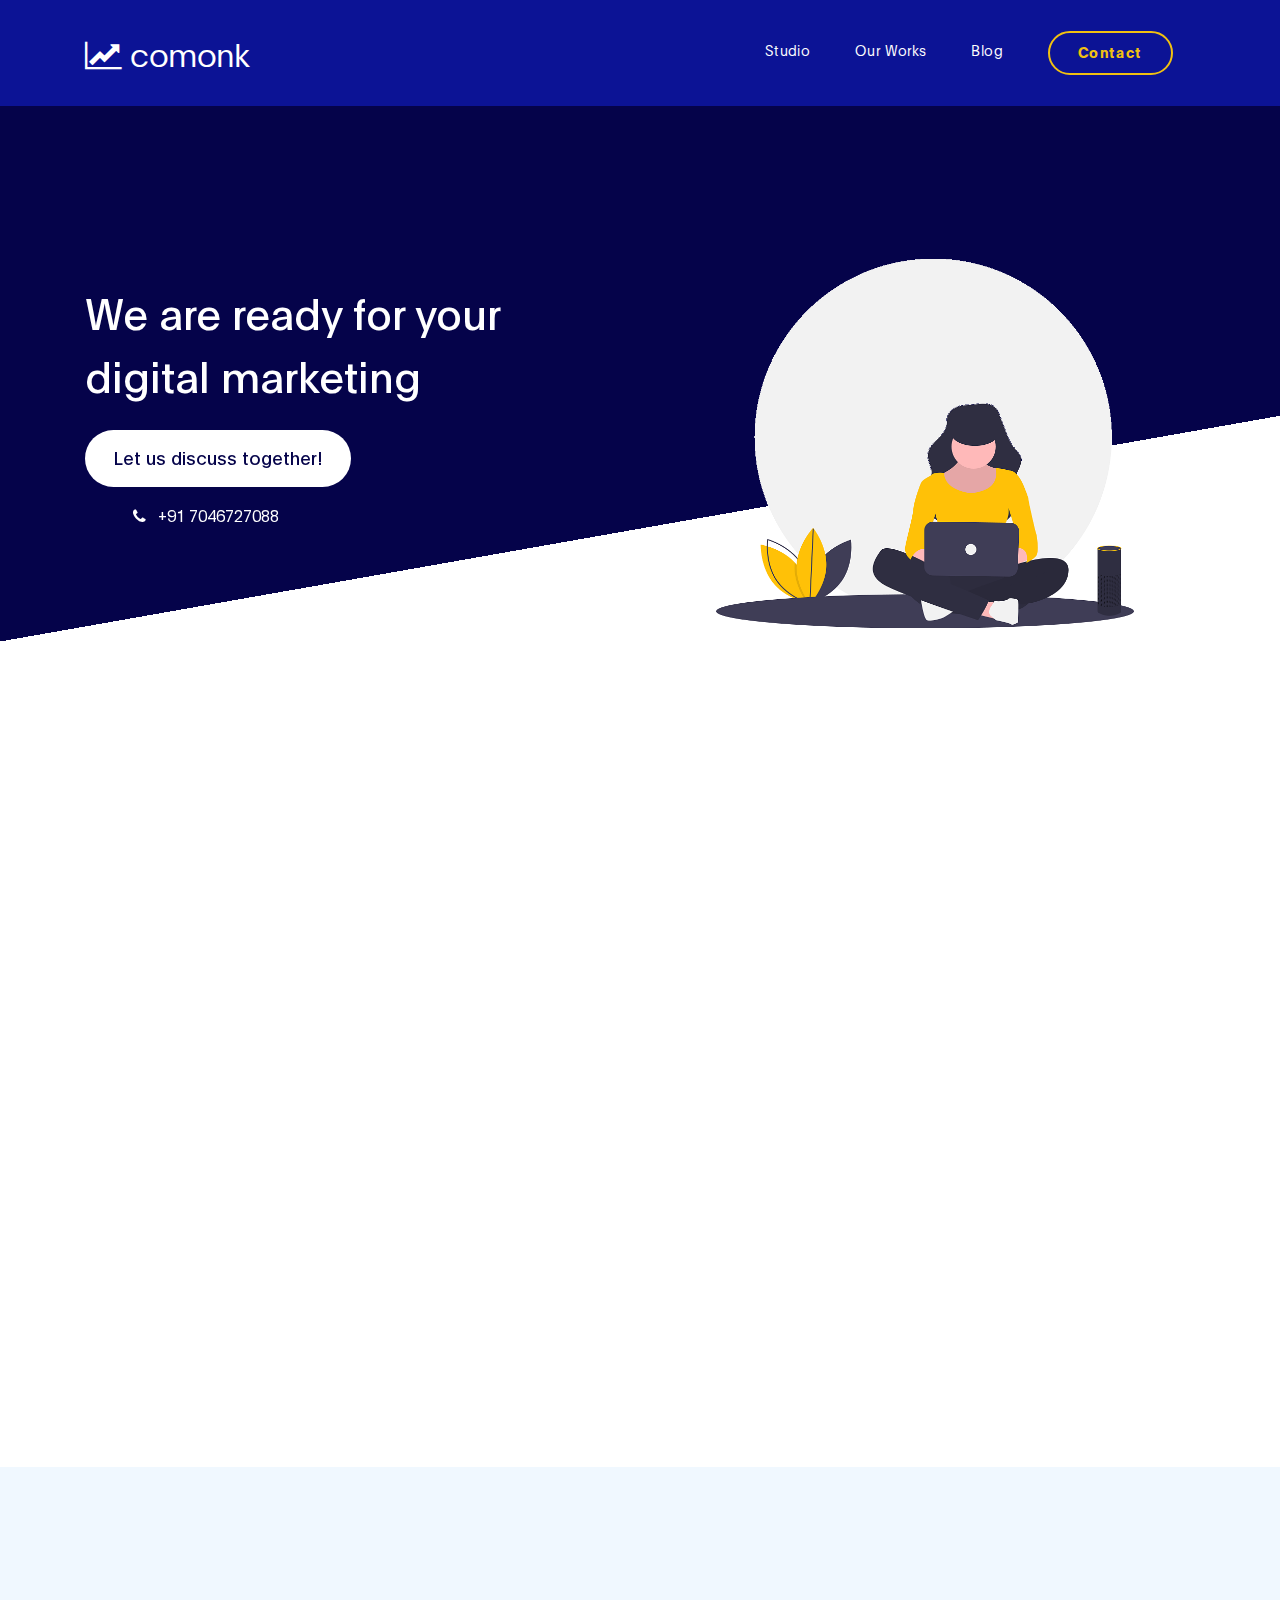
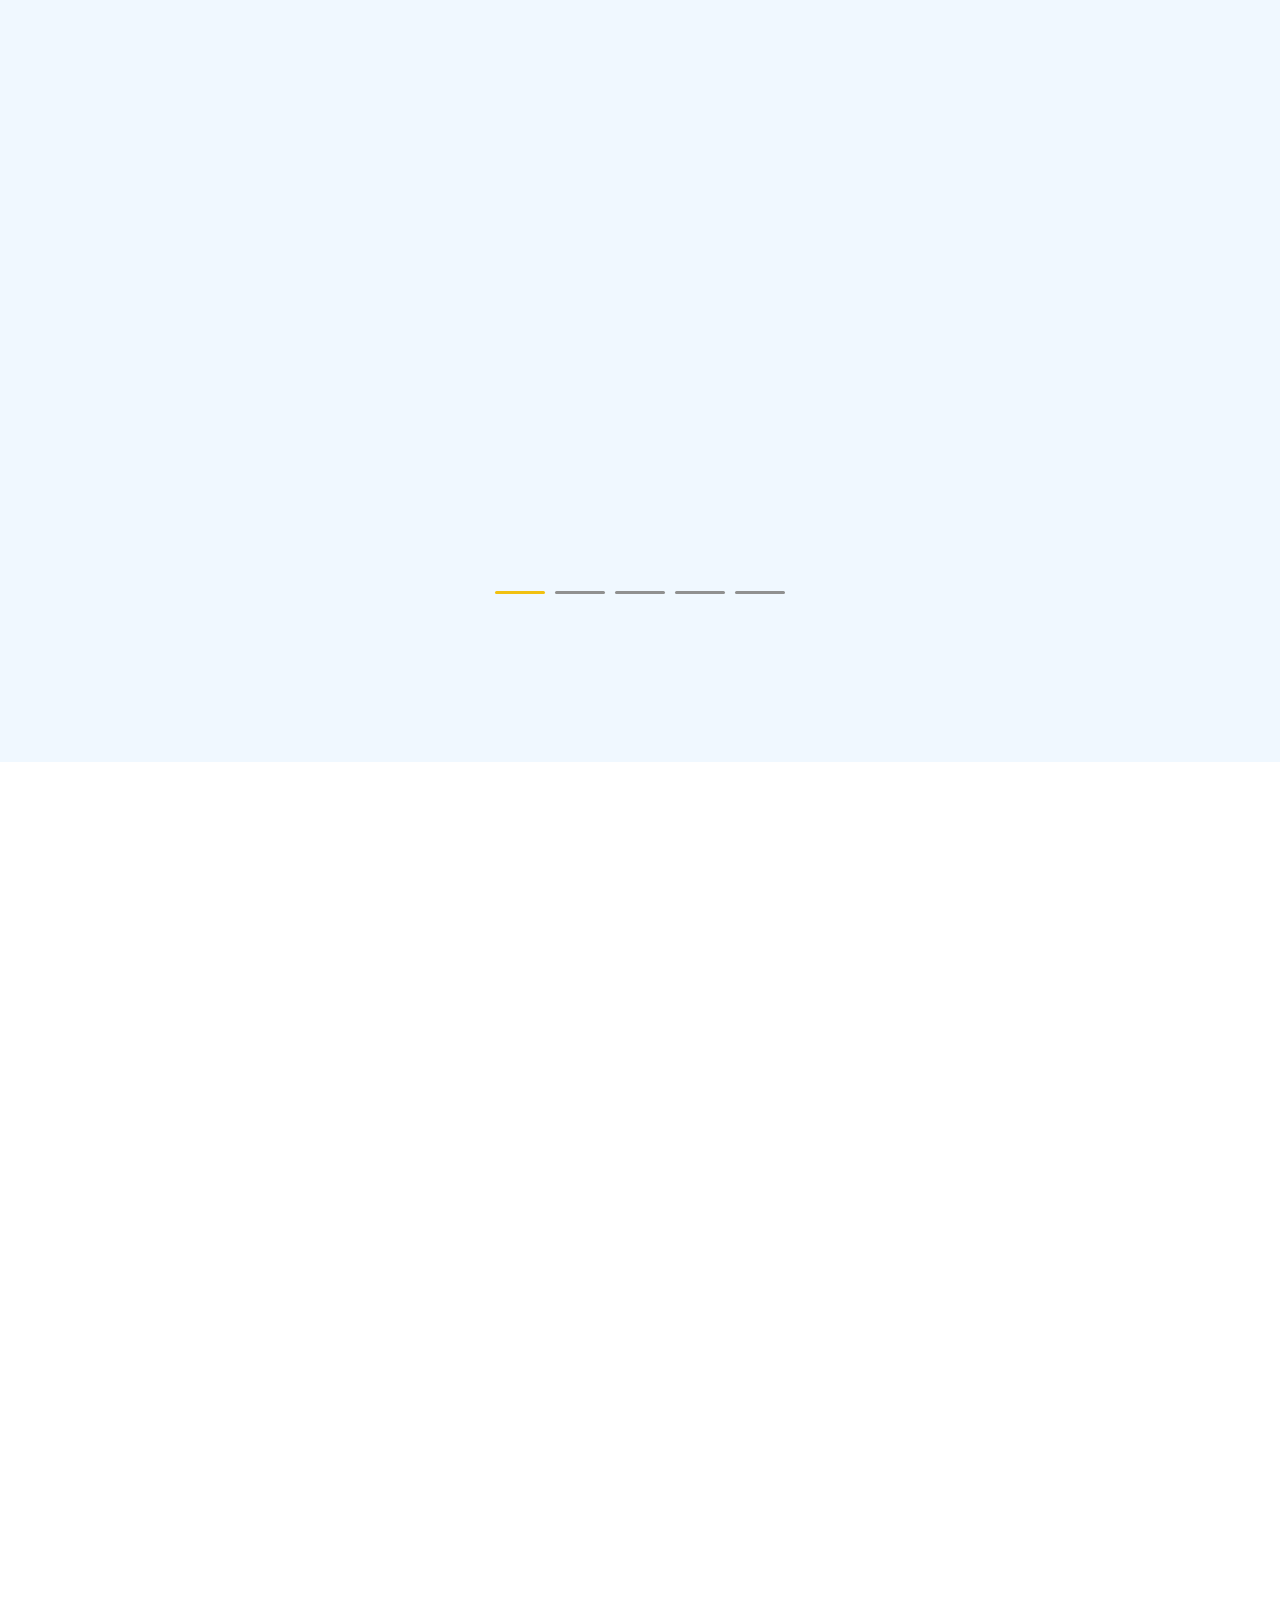
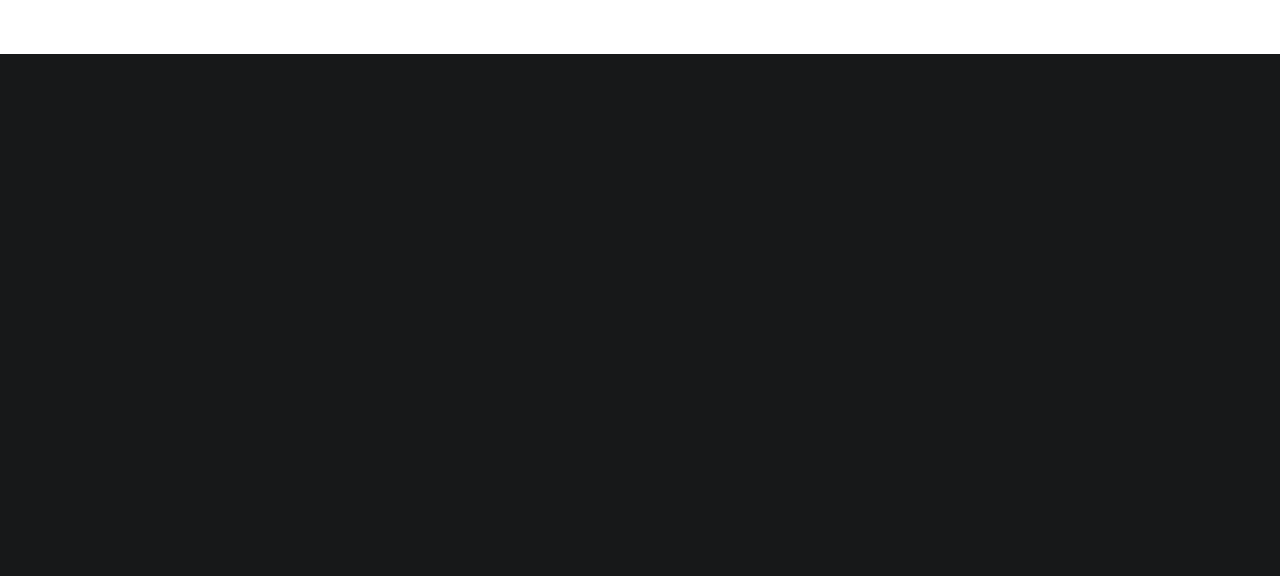
<file: index.html>
<!DOCTYPE html>
<html lang="en">
<head>

     <title>Digital Trends</title>
<!--

DIGITAL TREND

https://templatemo.com/tm-538-digital-trend

-->
     <meta charset="UTF-8">
     <meta http-equiv="X-UA-Compatible" content="IE=Edge">
     <meta name="description" content="">
     <meta name="keywords" content="">
     <meta name="author" content="">
     <meta name="viewport" content="width=device-width, initial-scale=1, maximum-scale=1">
     
<link rel="icon" type="image/png" sizes="32x32" href="./images/fav.jpg">
     <link rel="stylesheet" href="css/bootstrap.min.css">
     <link rel="stylesheet" href="css/font-awesome.min.css">
     <link rel="stylesheet" href="css/aos.css">
     <link rel="stylesheet" href="css/owl.carousel.min.css">
     <link rel="stylesheet" href="css/owl.theme.default.min.css">

     <!-- MAIN CSS -->
     <link rel="stylesheet" href="css/templatemo-digital-trend.css">

</head>
<body>

     <!-- MENU BAR -->
    <nav class="navbar navbar-expand-lg">
        <div class="container">
            <a class="navbar-brand" href="index.html">
              <i class="fa fa-line-chart"></i>
              comonk
            </a>

            <button class="navbar-toggler" type="button" data-toggle="collapse" data-target="#navbarNav" aria-controls="navbarNav" aria-expanded="false"
                aria-label="Toggle navigation">
                <span class="navbar-toggler-icon"></span>
            </button>

            <div class="collapse navbar-collapse" id="navbarNav">
                <ul class="navbar-nav ml-auto">
                    <li class="nav-item">
                        <a href="#about" class="nav-link smoothScroll">Studio</a>
                    </li>
                    <li class="nav-item">
                        <a href="#project" class="nav-link smoothScroll">Our Works</a>
                    </li>
                    <li class="nav-item">
                        <a href="blog.html" class="nav-link">Blog</a>
                    </li>
                    <li class="nav-item">
                        <a href="contact.html" class="nav-link contact">Contact</a>
                    </li>
                </ul>
            </div>
        </div>
    </nav>


     <!-- HERO -->
     <section class="hero hero-bg d-flex justify-content-center align-items-center">
               <div class="container">
                    <div class="row">

                        <div class="col-lg-6 col-md-10 col-12 d-flex flex-column justify-content-center align-items-center">
                              <div class="hero-text">

                                   <h1 class="text-white" data-aos="fade-up">We are ready for your digital marketing</h1>

                                   <a href="contact.html" class="custom-btn btn-bg btn mt-3" data-aos="fade-up" data-aos-delay="100">Let us discuss together!</a>

                                   <strong class="d-block py-3 pl-5 text-white" data-aos="fade-up" data-aos-delay="200"><i class="fa fa-phone mr-2"></i> +91 7046727088</strong>
                              </div>
                        </div>

                        <div class="col-lg-6 col-12">
                          <div class="hero-image" data-aos="fade-up" data-aos-delay="300">

                            <img src="images/working-girl.png" class="img-fluid" alt="working girl">
                          </div>
                        </div>

                    </div>
               </div>
     </section>


     <!-- ABOUT -->
     <section class="about section-padding pb-0" id="about">
          <div class="container">
               <div class="row">

                    <div class="col-lg-7 mx-auto col-md-10 col-12">
                         <div class="about-info">

                              <h2 class="mb-4" data-aos="fade-up">the best <strong>Digital Marketing agency</strong> comonk all in one</h2>

                              <p class="mb-0" data-aos="fade-up">Comonk is a Media company driven by young aspirants, who have experience of more than 2 years in the social media industry. Whether you are a creator of a
                              <br><br> breakthrough or  <strong>business</strong> you are a creator of an ambitious social media page, comonk helps you to take your venture to the next level because Comonk is made by the Creators, and it is made for the Creators</p>
                         </div>

                         <div class="about-image" data-aos="fade-up" data-aos-delay="200">

                          <img src="images/office.png" class="img-fluid" alt="office">
                        </div>
                    </div>

               </div>
          </div>
     </section>


     <!-- PROJECT -->
     <section class="project section-padding" id="project">
          <div class="container-fluid">
               <div class="row">

                    <div class="col-lg-12 col-12">

                        <h2 class="mb-5 text-center" data-aos="fade-up">
                            Please take a look through our
                            <strong>featured Digital Trends</strong>
                        </h2>

                         <div class="owl-carousel owl-theme" id="project-slide">
                              <div class="item project-wrapper" data-aos="fade-up" data-aos-delay="100">
                                   <img src="images/project/project-image01.jpg" class="img-fluid" alt="project image">

                                   <div class="project-info">
                                        <small>Marketing</small>

                                        <h3>
                                             <a href="project-detail.html">
                                                  <span>Sweet Go Agency</span>
                                                  <i class="fa fa-angle-right project-icon"></i>
                                             </a>
                                        </h3>
                                   </div>
                              </div>

                              <div class="item project-wrapper" data-aos="fade-up">
                                   <img src="images/project/project-image02.jpg" class="img-fluid" alt="project image">

                                   <div class="project-info">
                                        <small>Website</small>

                                        <h3>
                                             <a href="project-detail.html">
                                                  <span>Smart Ladies</span>
                                                  <i class="fa fa-angle-right project-icon"></i>
                                             </a>
                                        </h3>
                                   </div>
                              </div>

                              <div class="item project-wrapper" data-aos="fade-up">
                                   <img src="images/project/project-image03.jpg" class="img-fluid" alt="project image">

                                   <div class="project-info">
                                        <small>Branding</small>

                                        <h3>
                                             <a href="project-detail.html">
                                                  <span>Shoes factory</span>
                                                  <i class="fa fa-angle-right project-icon"></i>
                                             </a>
                                        </h3>
                                   </div>
                              </div>

                              <div class="item project-wrapper" data-aos="fade-up">
                                   <img src="images/project/project-image04.jpg" class="img-fluid" alt="project image">

                                   <div class="project-info">
                                        <small>Social Media</small>

                                        <h3>
                                             <a href="project-detail.html">
                                                  <span>Race Bicycle</span>
                                                  <i class="fa fa-angle-right project-icon"></i>
                                             </a>
                                        </h3>
                                   </div>
                              </div>

                              <div class="item project-wrapper" data-aos="fade-up">
                                   <img src="images/project/project-image05.jpg" class="img-fluid" alt="project image">

                                   <div class="project-info">
                                        <small>Video</small>

                                        <h3>
                                             <a href="project-detail.html">
                                                  <span>Ultimate HealthCare</span>
                                                  <i class="fa fa-angle-right project-icon"></i>
                                             </a>
                                        </h3>
                                   </div>
                              </div>
                         </div>
                    </div>

               </div>
          </div>
     </section>


     <!-- TESTIMONIAL -->
     <section class="testimonial section-padding">
          <div class="container">
               <div class="row">

                    <div class="col-lg-6 col-md-5 col-12">
                        <div class="contact-image" data-aos="fade-up">

                          <img src="images/me.jpg" class="img-fluid" alt="website">
                        </div>
                    </div>

                    <div class="col-lg-6 col-md-7 col-12">
                      <h4 class="my-5 pt-3" data-aos="fade-up" data-aos-delay="100">why comonk?</h4>

                      <div class="quote" data-aos="fade-up" data-aos-delay="200"></div>

                      <h3 class="mb-4" data-aos="fade-up" data-aos-delay="300">We help you to create your own social media brand and let you reach a wider user base by providing you services like Social media strategy, Graphics designing, Videography, Video editing, Social media management and many more. Also, you will get Business related content here on our LinkedIn page & Space, Science & Content creation tips and much more!</h3>

                      <p data-aos="fade-up" data-aos-delay="400">
                        <strong>Harsh Suthar</strong>

                        <span class="mx-1">/</span>

                        <small>CEO</small>
                      </p>
                    </div>

               </div>
          </div>
     </section>


    <footer class="site-footer">
      <div class="container">
        <div class="row">

          <div class="col-lg-5 mx-lg-auto col-md-8 col-10">
            <h1 class="text-white" data-aos="fade-up" data-aos-delay="100">We make creative <strong>brands</strong> only.</h1>
          </div>

          <div class="col-lg-3 col-md-6 col-12" data-aos="fade-up" data-aos-delay="200">
            <h4 class="my-4">Contact Info</h4>

            <p class="mb-1">
              <i class="fa fa-phone mr-2 footer-icon"></i> 
               7046727088
            </p>

            <p>
              <a href="#">
                <i class="fa fa-envelope mr-2 footer-icon"></i>
                business@comonk.com
              </a>
            </p>
          </div>

          <div class="col-lg-3 col-md-6 col-12" data-aos="fade-up" data-aos-delay="300">
            <h4 class="my-4">Our Studio</h4>

            <p class="mb-1">
              <i class="fa fa-home mr-2 footer-icon"></i> 
              Kheda,Gujarat - 387001
            </p>
          </div>

          <div class="col-lg-4 mx-lg-auto text-center col-md-8 col-12" data-aos="fade-up" data-aos-delay="400">
            <p class="copyright-text">Copyright &copy; 2023 
            <br>
            <a rel="nofollow noopener" href="https://comonk.com">comonk</a></p>
          </div>

          <div class="col-lg-4 mx-lg-auto col-md-6 col-12" data-aos="fade-up" data-aos-delay="500">
            
            <ul class="footer-link">
              <li><a href="#">Stories</a></li>
              <li><a href="#">Work with us</a></li>
              <li><a href="#">Privacy</a></li>
            </ul>
          </div>

          <div class="col-lg-3 mx-lg-auto col-md-6 col-12" data-aos="fade-up" data-aos-delay="600">
            <ul class="social-icon">
              <li><a href="#" class="fa fa-instagram"></a></li>
              <li><a href="#" class="fa fa-twitter"></a></li>
              <li><a href="#" class="fa fa-dribbble"></a></li>
              <li><a href="#" class="fa fa-behance"></a></li>
            </ul>
          </div>

        </div>
      </div>
    </footer>


     <!-- SCRIPTS -->
     <script src="js/jquery.min.js"></script>
     <script src="js/bootstrap.min.js"></script>
     <script src="js/aos.js"></script>
     <script src="js/owl.carousel.min.js"></script>
     <script src="js/smoothscroll.js"></script>
     <script src="js/custom.js"></script>

</body>
</html>
</file>
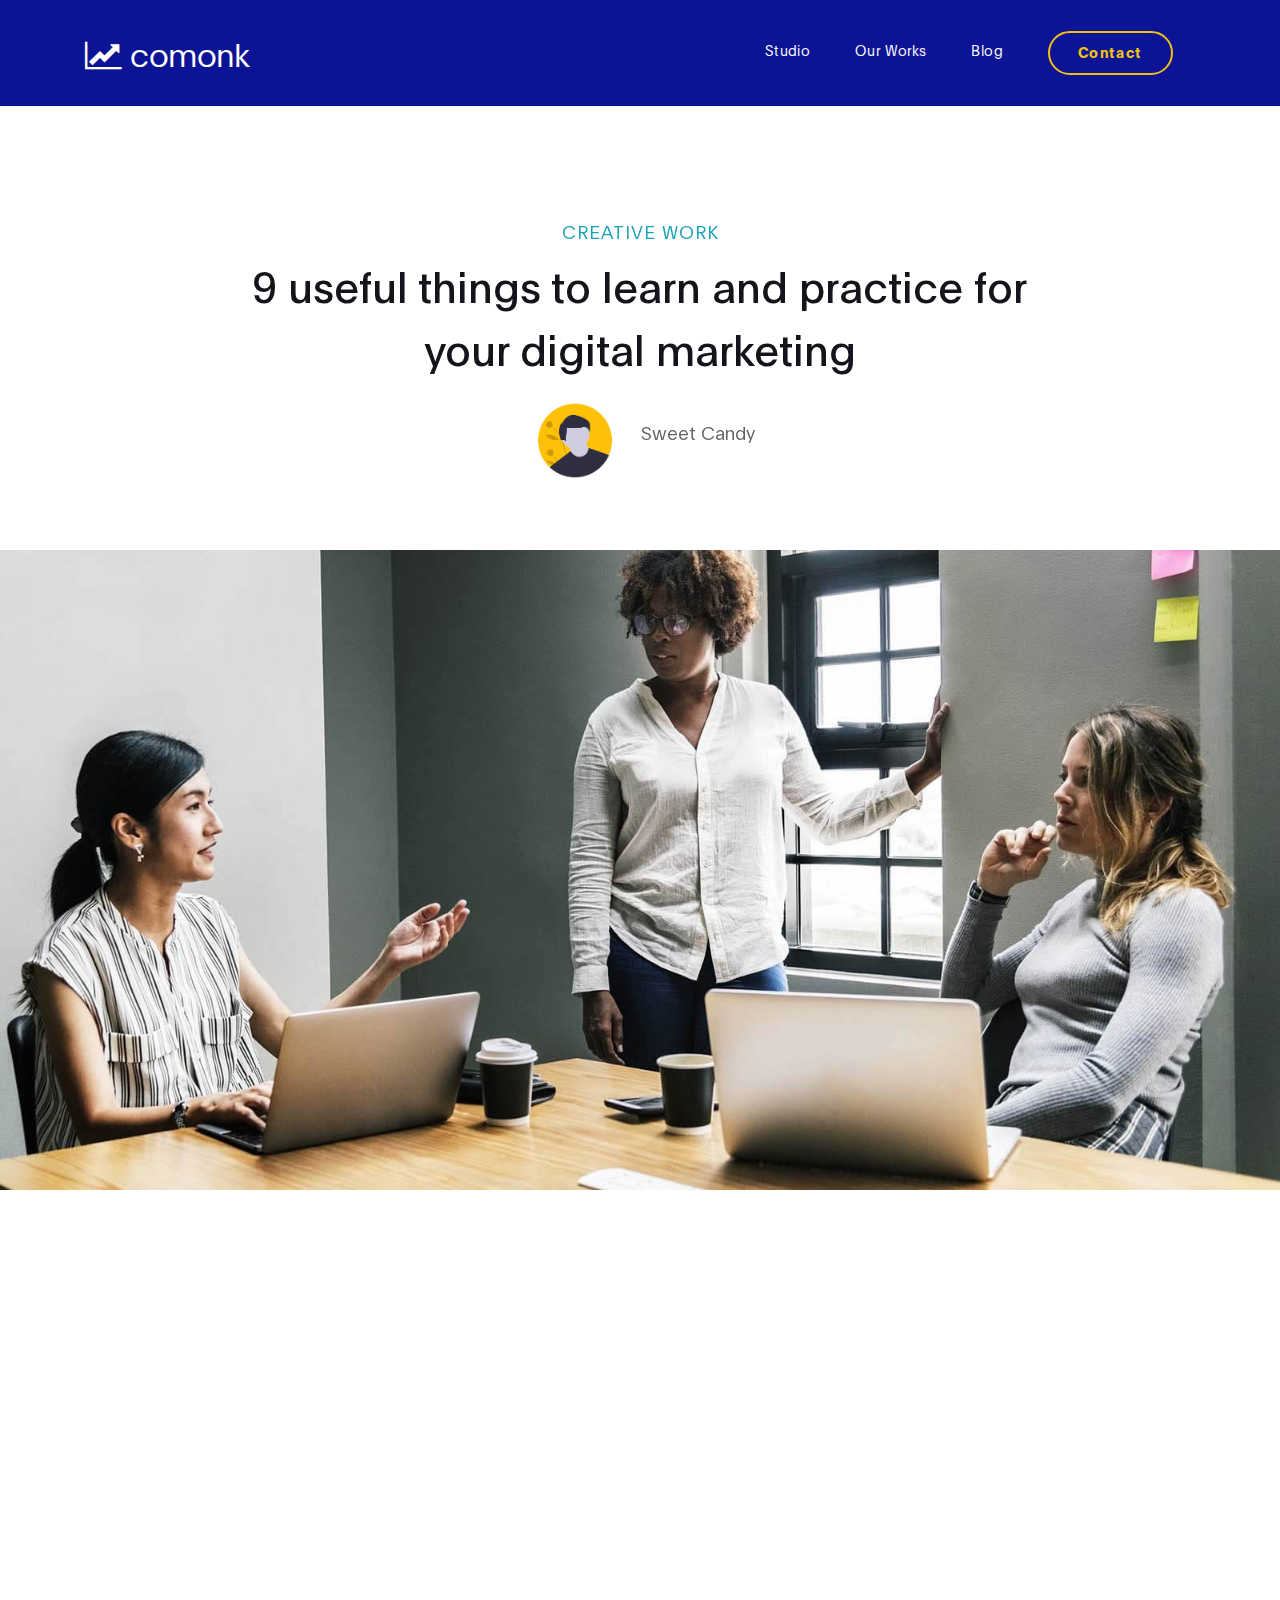
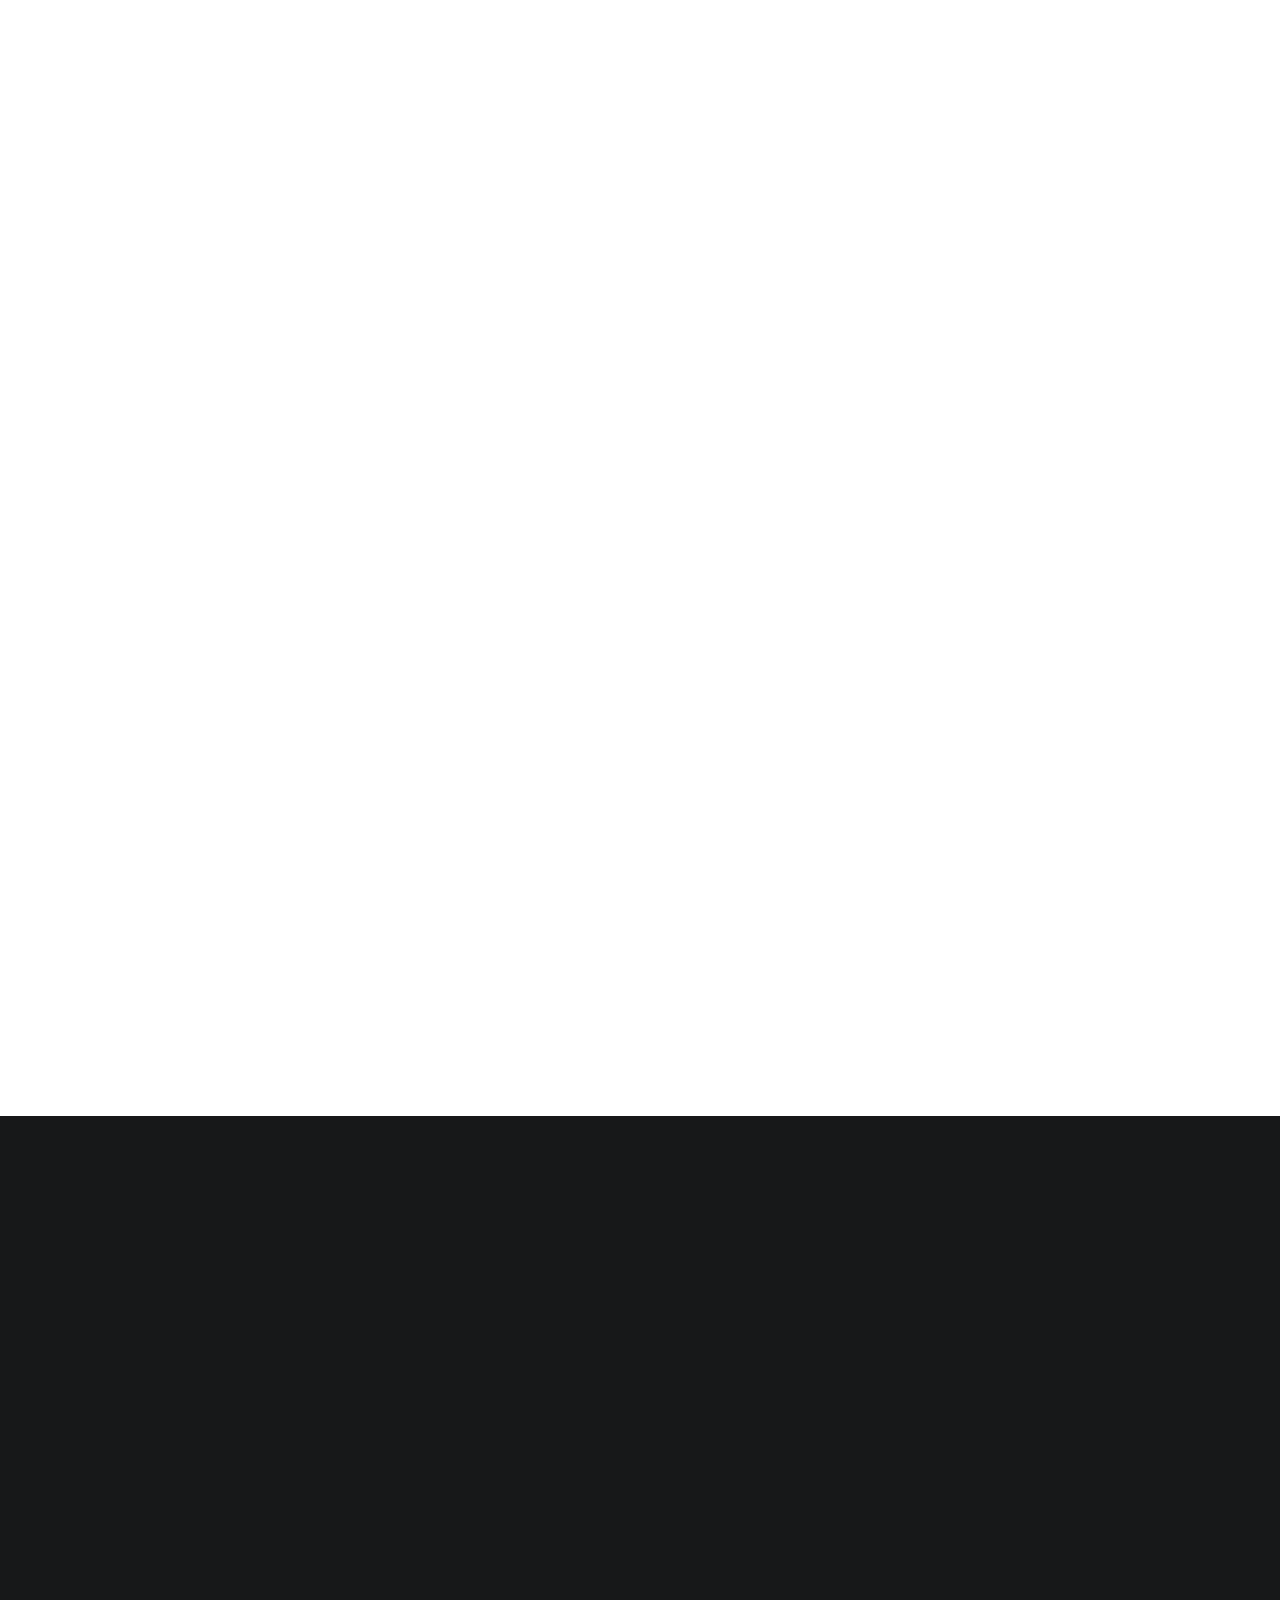
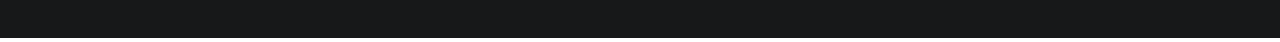
<file: blog-detail.html>
<!DOCTYPE html>
<html lang="en">
<head>

     <title>Digital Trend - Blog Detail</title>
<!--

DIGITAL TREND

https://templatemo.com/tm-538-digital-trend

-->
     <meta charset="UTF-8">
     
<link rel="icon" type="image/png" sizes="32x32" href="./images/fav.jpg">
     <meta http-equiv="X-UA-Compatible" content="IE=Edge">
     <meta name="description" content="">
     <meta name="keywords" content="">
     <meta name="author" content="">
     <meta name="viewport" content="width=device-width, initial-scale=1, maximum-scale=1">

     <link rel="stylesheet" href="css/bootstrap.min.css">
     <link rel="stylesheet" href="css/font-awesome.min.css">
     <link rel="stylesheet" href="css/aos.css">
     <link rel="stylesheet" href="css/owl.carousel.min.css">
     <link rel="stylesheet" href="css/owl.theme.default.min.css">

     <!-- MAIN CSS -->
     <link rel="stylesheet" href="css/templatemo-digital-trend.css">

</head>
<body>

     <!-- MENU BAR -->
    <nav class="navbar navbar-expand-lg position-relative">
        <div class="container">
            <a class="navbar-brand" href="index.html">
              <i class="fa fa-line-chart"></i>
              comonk
            </a>

            <button class="navbar-toggler" type="button" data-toggle="collapse" data-target="#navbarNav" aria-controls="navbarNav" aria-expanded="false"
                aria-label="Toggle navigation">
                <span class="navbar-toggler-icon"></span>
            </button>

            <div class="collapse navbar-collapse" id="navbarNav">
                <ul class="navbar-nav ml-auto">
                    <li class="nav-item">
                        <a href="index.html#about" class="nav-link">Studio</a>
                    </li>
                    <li class="nav-item">
                        <a href="index.html#project" class="nav-link">Our Works</a>
                    </li>
                    <li class="nav-item">
                        <a href="blog.html" class="nav-link">Blog</a>
                    </li>
                    <li class="nav-item">
                        <a href="contact.html" class="nav-link contact">Contact</a>
                    </li>
                </ul>
            </div>
        </div>
    </nav>


     <!-- BLOG DETAIL -->
     <section class="project-detail section-padding-half">
          <div class="container">
               <div class="row">

                    <div class="col-lg-9 mx-auto col-md-10 col-12 mt-lg-5 text-center" data-aos="fade-up">
                      <h4 class="blog-category text-info">Creative Work</h4>
                      
                      <h1>9 useful things to learn and practice for your digital marketing</h1>

                      <div class="client-info">
                          <div class="d-flex justify-content-center align-items-center mt-3">
                            <img src="images/project/project-detail/male-avatar.png" class="img-fluid" alt="male avatar">

                            <p>Sweet Candy</p>
                          </div>
                      </div>
                    </div>

               </div>
          </div>
     </section>


     <div class="full-image text-center" data-aos="zoom-in">
       <img src="images/blog/blog-header-image.jpg" class="img-fluid" alt="blog header">
     </div>


     <!-- BLOG DETAIL -->
     <section class="project-detail">
          <div class="container">
               <div class="row">

                  <div class="col-lg-9 mx-auto col-md-11 col-12 my-5 pt-3" data-aos="fade-up">

                    <h2 class="mb-3">Etiam quis metus elementum, tempor risus vel, condimentum orci.</h2>

                    <p>Mauris in convallis nunc, non facilisis arcu. Nunc sapien nulla, interdum at diam non, aliquam vestibulum leo. Fusce laoreet malesuada ante, consectetur consequat ante tempor et. Quisque ac risus ligula.</p>

                    <p>Suspendisse bibendum tortor at est placerat auctor. Phasellus tortor est, bibendum eu ex eu, tincidunt efficitur nunc. Orci varius natoque penatibus et magnis dis parturient montes, nascetur ridiculus mus.</p>

                    <ul class="list-detail py-3">
                      <li><span>Quisque at condimentum est. Duis sollicitudin urna id elit pulvinar placerat. Ut ac dui in ex vulputate dictum.</span></li>

                      <li><span>Mauris vitae tellus nisi. Morbi rutrum lacus sit amet volutpat viverra.</span></li>

                      <li><span> Integer maximus sem ut ipsum blandit elementum. Nullam sollicitudin accumsan commodo.</span></li>
                    </ul>

                    <p>Sed leo nisl, posuere at molestie ac, suscipit auctor mauris. Etiam quis metus elementum, tempor risus vel, condimentum orci.</p>

                    <h2 class="mt-5 mb-3">Curabitur tempus vel libero lobortis feugiat</h2>

                    <p>Orci varius natoque penatibus et magnis dis parturient montes, nascetur ridiculus mus. Mauris in convallis nunc, non facilisis arcu. Nunc sapien nulla, interdum at diam non, aliquam vestibulum leo.</p>

                    <blockquote>Phasellus dapibus ex sed dolor blandit, efficitur iaculis ipsum scelerisque. Cras elementum nibh id felis sagittis, sit amet pellentesque ligula porttitor. Fusce laoreet malesuada ante, consectetur consequat ante tempor et. Quisque ac risus ligula.</blockquote>
                    </div>
               </div>

              <div class="col-lg-8 mx-auto mb-5 pb-5 col-12" data-aos="fade-up">

                <h3 class="my-3" data-aos="fade-up">Leave a comment</h3>

                <form action="#" method="get"  class="contact-form" data-aos="fade-up" data-aos-delay="300" role="form">
                  <div class="row">
                    <div class="col-lg-6 col-12">
                      <input type="text" class="form-control" name="name" placeholder="Name">
                    </div>

                    <div class="col-lg-6 col-12">
                      <input type="email" class="form-control" name="email" placeholder="Email">
                    </div>

                    <div class="col-lg-12 col-12">
                      <textarea class="form-control" rows="6" name="message" placeholder="Message"></textarea>
                    </div>

                    <div class="col-lg-5 mx-auto col-7">
                      <button type="submit" class="form-control" id="submit-button" name="submit">Submit Comment</button>
                    </div>
                  </div>
                </form>
              </div>
              
          </div>
          
     </section>


    <footer class="site-footer">
      <div class="container">
        <div class="row">

          <div class="col-lg-5 mx-lg-auto col-md-8 col-10">
            <h1 class="text-white" data-aos="fade-up" data-aos-delay="100">We make creative <strong>brands</strong> only.</h1>
          </div>

          <div class="col-lg-3 col-md-6 col-12" data-aos="fade-up" data-aos-delay="200">
            <h4 class="my-4">Contact Info</h4>

            <p class="mb-1">
              <i class="fa fa-phone mr-2 footer-icon"></i> 
              +91 7046727088
            </p>

            <p>
              <a href="#">
                <i class="fa fa-envelope mr-2 footer-icon"></i>
                business@comonk.com
              </a>
            </p>
          </div>

          <div class="col-lg-3 col-md-6 col-12" data-aos="fade-up" data-aos-delay="300">
            <h4 class="my-4">Our Studio</h4>

            <p class="mb-1">
              <i class="fa fa-home mr-2 footer-icon"></i> 
              kheda,Gujarat - 387001
            </p>
          </div>

          <div class="col-lg-4 mx-lg-auto text-center col-md-8 col-12" data-aos="fade-up" data-aos-delay="400">
            <p class="copyright-text">Copyright &copy; 2023
            <br>
            <a rel="nofollow noopener" href="https://comonk.com">comonk</a></p>
          </div>

          <div class="col-lg-4 mx-lg-auto col-md-6 col-12" data-aos="fade-up" data-aos-delay="500">
            
            <ul class="footer-link">
              <li><a href="#">Stories</a></li>
              <li><a href="#">Work with us</a></li>
              <li><a href="#">Privacy</a></li>
            </ul>
          </div>

          <div class="col-lg-3 mx-lg-auto col-md-6 col-12" data-aos="fade-up" data-aos-delay="600">
            <ul class="social-icon">
              <li><a href="#" class="fa fa-instagram"></a></li>
              <li><a href="#" class="fa fa-twitter"></a></li>
              <li><a href="#" class="fa fa-dribbble"></a></li>
              <li><a href="#" class="fa fa-behance"></a></li>
            </ul>
          </div>

        </div>
      </div>
    </footer>


     <!-- SCRIPTS -->
     <script src="js/jquery.min.js"></script>
     <script src="js/bootstrap.min.js"></script>
     <script src="js/aos.js"></script>
     <script src="js/owl.carousel.min.js"></script>
     <script src="js/custom.js"></script>

</body>
</html>
</file>
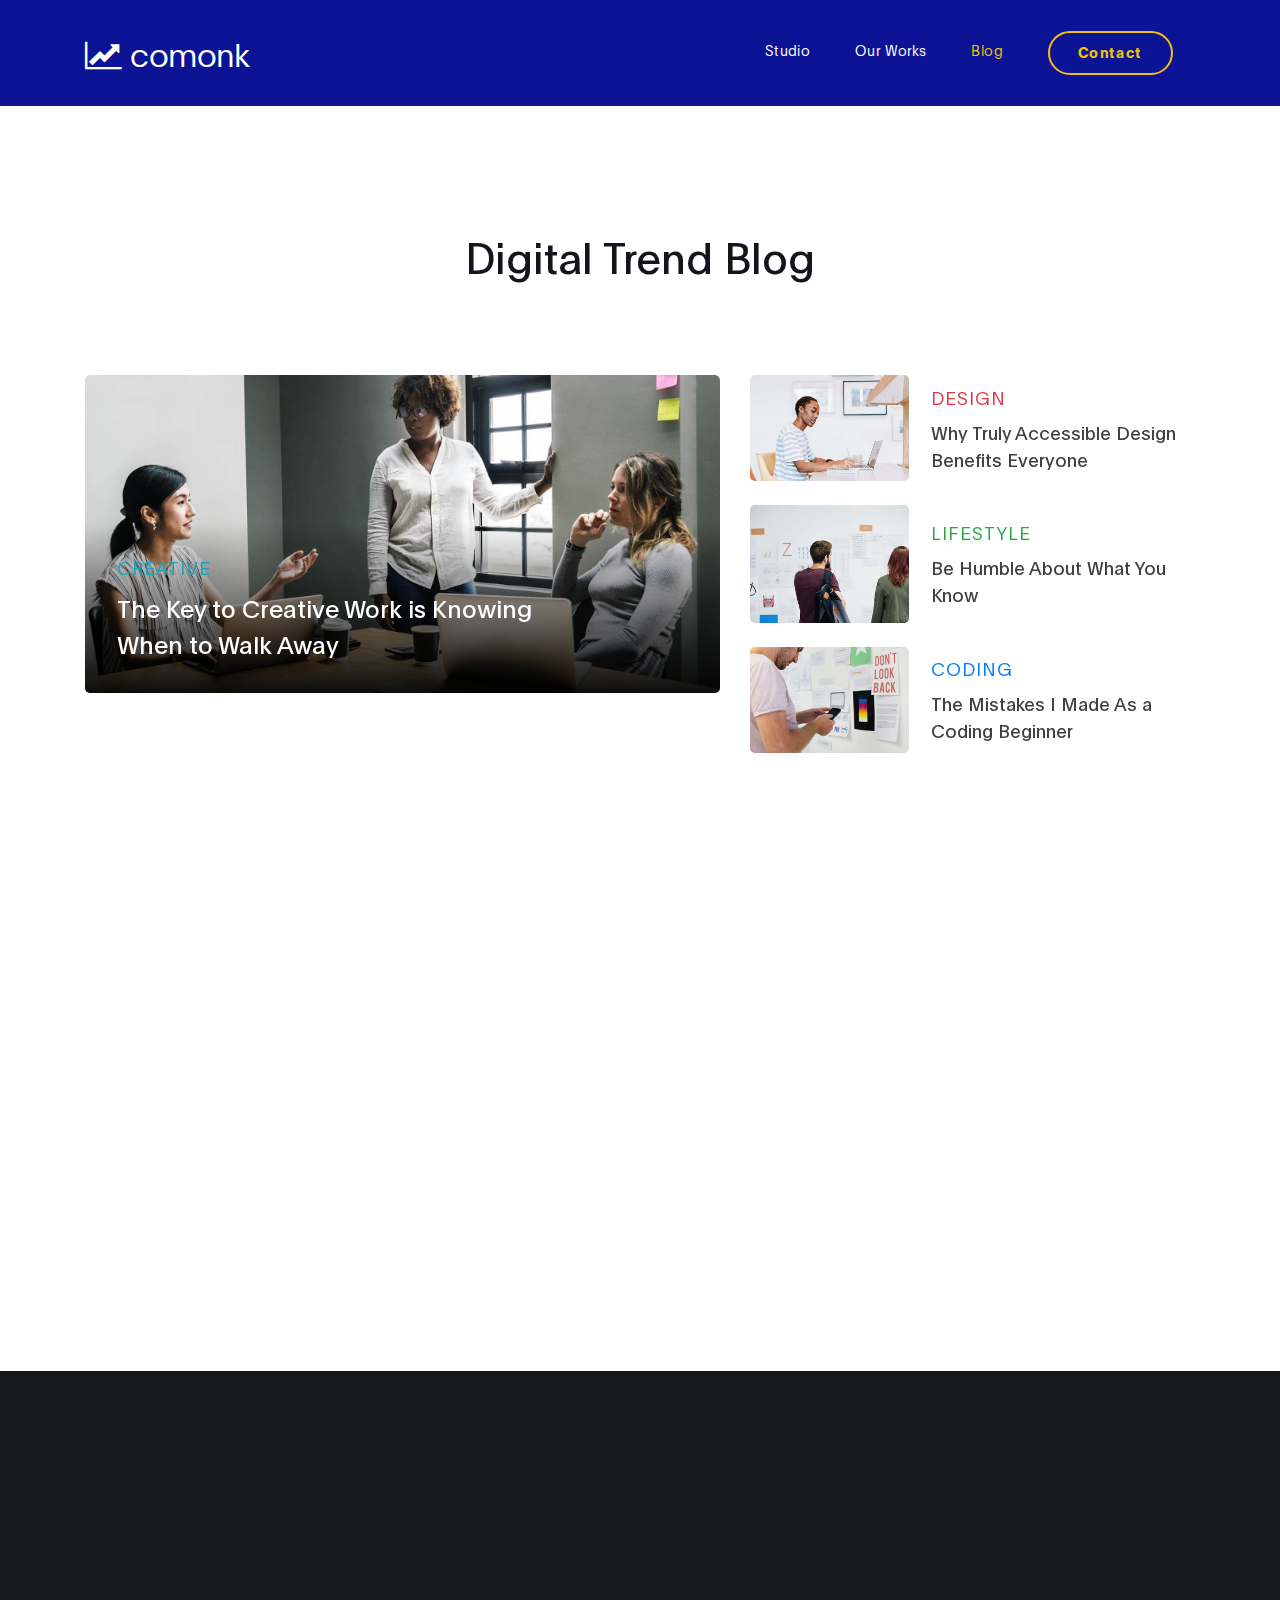
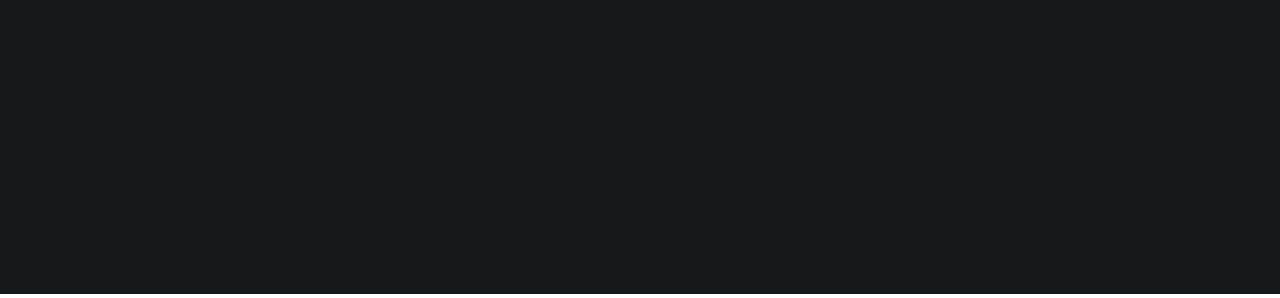
<file: blog.html>
<!DOCTYPE html>
<html lang="en">
<head>

     <title>Digital Trend - Blog</title>
<!--

DIGITAL TREND

https://templatemo.com/tm-538-digital-trend

-->

<link rel="icon" type="image/png" sizes="32x32" href="./images/fav.jpg">
     <meta charset="UTF-8">
     <meta http-equiv="X-UA-Compatible" content="IE=Edge">
     <meta name="description" content="">
     <meta name="keywords" content="">
     <meta name="author" content="">
     <meta name="viewport" content="width=device-width, initial-scale=1, maximum-scale=1">

     <link rel="stylesheet" href="css/bootstrap.min.css">
     <link rel="stylesheet" href="css/font-awesome.min.css">
     <link rel="stylesheet" href="css/aos.css">
     <link rel="stylesheet" href="css/owl.carousel.min.css">
     <link rel="stylesheet" href="css/owl.theme.default.min.css">

     <!-- MAIN CSS -->
     <link rel="stylesheet" href="css/templatemo-digital-trend.css">

</head>
<body>

     <!-- MENU BAR -->
    <nav class="navbar navbar-expand-lg position-absolute">
        <div class="container">
            <a class="navbar-brand" href="index.html">
              <i class="fa fa-line-chart"></i>
              comonk
            </a>

            <button class="navbar-toggler" type="button" data-toggle="collapse" data-target="#navbarNav" aria-controls="navbarNav" aria-expanded="false"
                aria-label="Toggle navigation">
                <span class="navbar-toggler-icon"></span>
            </button>

            <div class="collapse navbar-collapse" id="navbarNav">
                <ul class="navbar-nav ml-auto">
                    <li class="nav-item">
                        <a href="index.html#about" class="nav-link">Studio</a>
                    </li>
                    <li class="nav-item">
                        <a href="index.html#project" class="nav-link">Our Works</a>
                    </li>
                    <li class="nav-item">
                        <a href="blog.html" class="nav-link active">Blog</a>
                    </li>
                    <li class="nav-item">
                        <a href="contact.html" class="nav-link contact">Contact</a>
                    </li>
                </ul>
            </div>
        </div>
    </nav>


     <!-- BLOG -->
     <section class="blog section-padding">
          <div class="container">
               <div class="row">

                    <div class="col-lg-12 col-12 py-5 mt-5 mb-3 text-center">

                      <h1 class="mb-4" data-aos="fade-up">Digital Trend Blog</h1>
                    </div>

                    <div class="col-lg-7 col-md-7 col-12 mb-4">
                      <div class="blog-header" data-aos="fade-up" data-aos-delay="100">
                        <img src="images/blog/blog-header-image.jpg" class="img-fluid" alt="blog header">

                        <div class="blog-header-info">
                          <h4 class="blog-category text-info">Creative</h4>

                          <h3><a href="blog-detail.html">The Key to Creative Work is Knowing When to Walk Away</a></h3>
                        </div>
                      </div>
                    </div>

                    <div class="col-lg-5 col-md-5 col-12 mb-4">
                      <div class="blog-sidebar d-flex justify-content-center align-items-center" data-aos="fade-up" data-aos-delay="200">
                        <img src="images/blog/blog-sidebar-image.jpg" class="img-fluid" alt="blog">

                        <div class="blog-info">
                          <h4 class="blog-category text-danger">Design</h4>

                          <h3><a href="blog-detail.html">Why Truly Accessible Design Benefits Everyone</a></h3>
                        </div>
                      </div>

                      <div class="blog-sidebar py-4 d-flex justify-content-center align-items-center" data-aos="fade-up" data-aos-delay="300">
                        <img src="images/blog/blog-sidebar-image01.jpg" class="img-fluid" alt="blog">

                        <div class="blog-info">
                          <h4 class="blog-category text-success">lifestyle</h4>

                          <h3><a href="blog-detail.html">Be Humble About What You Know</a></h3>
                        </div>
                      </div>

                      <div class="blog-sidebar d-flex justify-content-center align-items-center" data-aos="fade-up" data-aos-delay="200">
                        <img src="images/blog/blog-sidebar-image02.jpg" class="img-fluid" alt="blog">

                        <div class="blog-info">
                          <h4 class="blog-category text-primary">Coding</h4>

                          <h3><a href="blog-detail.html">The Mistakes I Made As a Coding Beginner</a></h3>
                        </div>
                      </div>

                    </div>

                    <div class="col-lg-5 ml-auto mt-5 pt-5 col-md-6 col-12">

                      <img src="images/newsletter.png" data-aos="fade-up" data-aos-delay="100" class="img-fluid" alt="newsletter">
                    </div>

                    <div class="col-lg-5 mr-auto mt-5 pt-5 col-md-6 col-12 newsletter-form">
                      <h4 data-aos="fade-up" data-aos-delay="200">Email Newsletter</h4>

                      <h2 data-aos="fade-up" data-aos-delay="300">Let’s stay up-to-date. We'll share you all good stuffs.</h2>
                      <form action="#" method="get" enctype="multipart/form-data">
                      <div class="form-group mt-4" data-aos="fade-up" data-aos-delay="400">
                        <input name="email" type="email" class="form-control" 
                        		id="email" aria-describedby="emailHelp" placeholder="Please enter your email" required>

                        <small id="emailHelp" class="form-text text-muted">We'll NOT share your email address to anyone else.</small>

                      </div>

                      <div class="form-group form-check" data-aos="fade-up" data-aos-delay="500">
                        <input name="monthly" type="checkbox" class="form-check-input" id="monthly">

                        <label class="form-check-label" for="monthly">Please send me a monthly newsletter.</label>
                      </div>

                        <button type="submit" data-aos="fade-up" data-aos-delay="500" class="btn w-100 mt-3">Sign up</button>
                      </form>
                    </div>

               </div>
          </div>
     </section>


     <footer class="site-footer">
      <div class="container">
        <div class="row">

          <div class="col-lg-5 mx-lg-auto col-md-8 col-10">
            <h1 class="text-white" data-aos="fade-up" data-aos-delay="100">We make creative <strong>brands</strong> only.</h1>
          </div>

          <div class="col-lg-3 col-md-6 col-12" data-aos="fade-up" data-aos-delay="200">
            <h4 class="my-4">Contact Info</h4>

            <p class="mb-1">
              <i class="fa fa-phone mr-2 footer-icon"></i> 
               7046727088
            </p>

            <p>
              <a href="#">
                <i class="fa fa-envelope mr-2 footer-icon"></i>
                business@comonk.com
              </a>
            </p>
          </div>

          <div class="col-lg-3 col-md-6 col-12" data-aos="fade-up" data-aos-delay="300">
            <h4 class="my-4">Our Studio</h4>

            <p class="mb-1">
              <i class="fa fa-home mr-2 footer-icon"></i> 
              Kheda,Gujarat - 387001
            </p>
          </div>

          <div class="col-lg-4 mx-lg-auto text-center col-md-8 col-12" data-aos="fade-up" data-aos-delay="400">
            <p class="copyright-text">Copyright &copy; 2023 
            <br>
            <a rel="nofollow noopener" href="https://comonk.com">comonk</a></p>
          </div>

          <div class="col-lg-4 mx-lg-auto col-md-6 col-12" data-aos="fade-up" data-aos-delay="500">
            
            <ul class="footer-link">
              <li><a href="#">Stories</a></li>
              <li><a href="#">Work with us</a></li>
              <li><a href="#">Privacy</a></li>
            </ul>
          </div>

          <div class="col-lg-3 mx-lg-auto col-md-6 col-12" data-aos="fade-up" data-aos-delay="600">
            <ul class="social-icon">
              <li><a href="#" class="fa fa-instagram"></a></li>
              <li><a href="#" class="fa fa-twitter"></a></li>
              <li><a href="#" class="fa fa-dribbble"></a></li>
              <li><a href="#" class="fa fa-behance"></a></li>
            </ul>
          </div>

        </div>
      </div>
    </footer>



     <!-- SCRIPTS -->
     <script src="js/jquery.min.js"></script>
     <script src="js/bootstrap.min.js"></script>
     <script src="js/aos.js"></script>
     <script src="js/owl.carousel.min.js"></script>
     <script src="js/custom.js"></script>

</body>
</html>
</file>
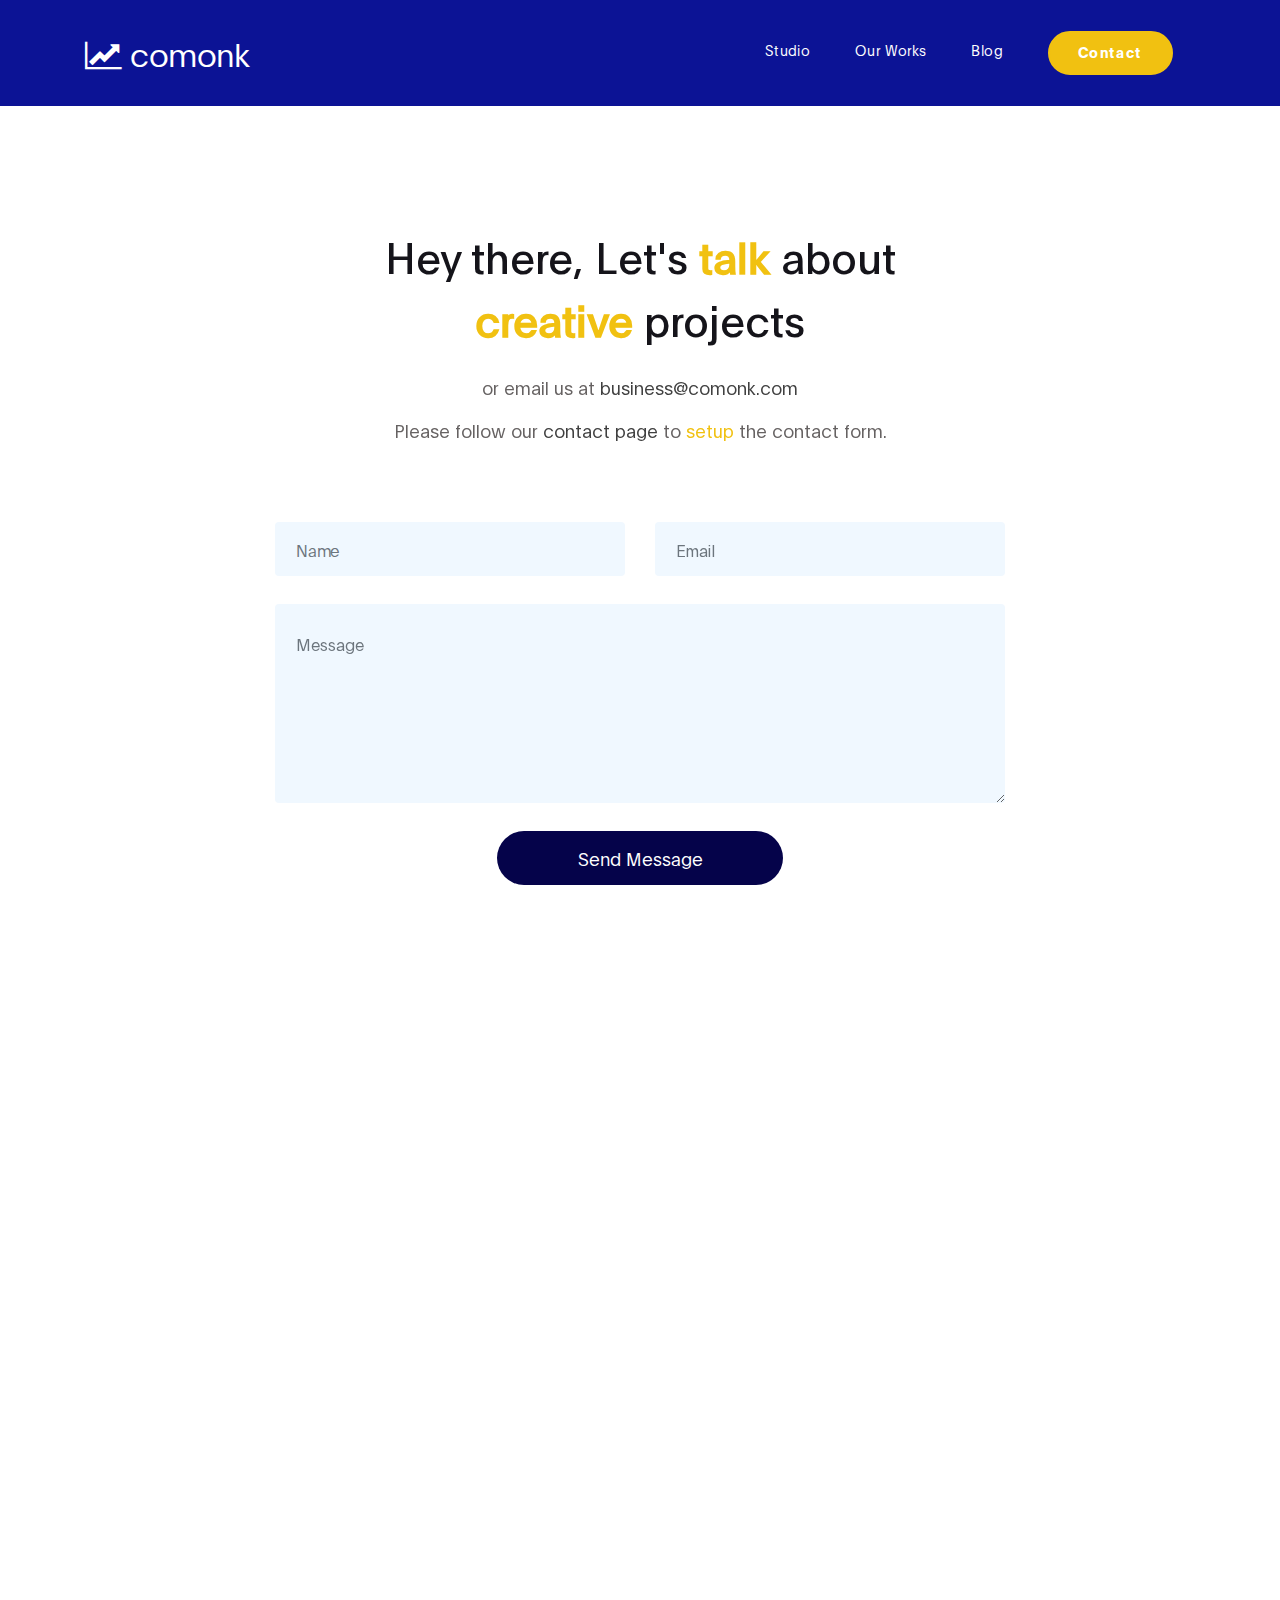
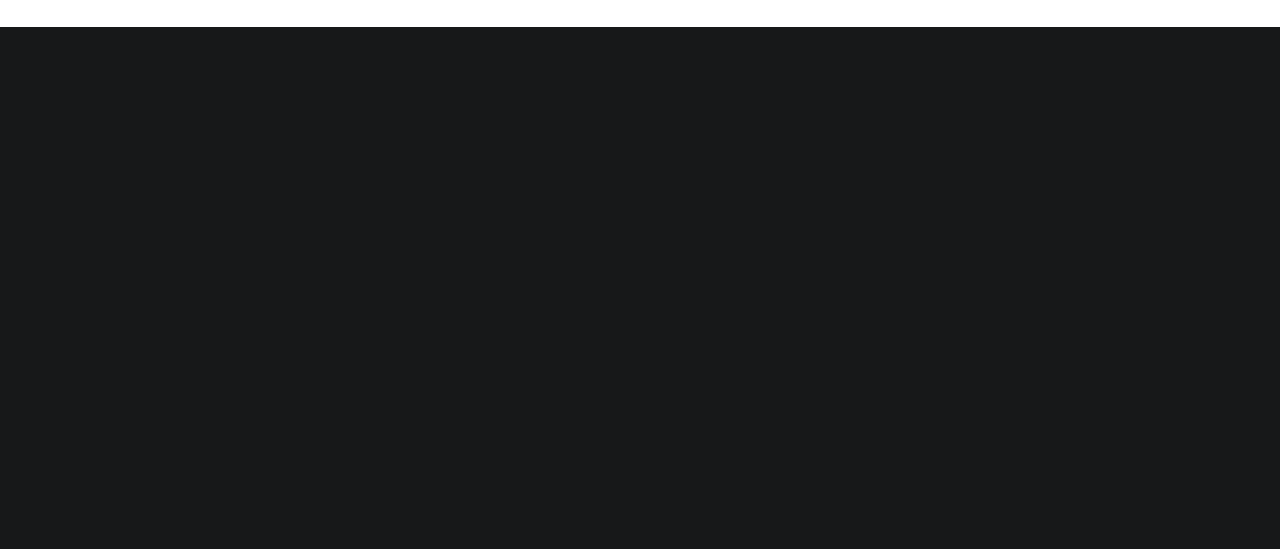
<file: contact.html>
<!DOCTYPE html>
<html lang="en">
<head>

     <title>comonk Contact</title>
<!--

DIGITAL TREND

https://templatemo.com/tm-538-digital-trend

-->
     <meta charset="UTF-8">
     <meta http-equiv="X-UA-Compatible" content="IE=Edge">
     <meta name="description" content="">
     <meta name="keywords" content="">
     <meta name="author" content="">
     <meta name="viewport" content="width=device-width, initial-scale=1, maximum-scale=1">

     <link rel="stylesheet" href="css/bootstrap.min.css">
     <link rel="stylesheet" href="css/font-awesome.min.css">
     <link rel="stylesheet" href="css/aos.css">
     <link rel="stylesheet" href="css/owl.carousel.min.css">
     <link rel="stylesheet" href="css/owl.theme.default.min.css">

     <link rel="icon" type="image/png" sizes="32x32" href="./images/fav.jpg">
     <!-- MAIN CSS -->
     <link rel="stylesheet" href="css/templatemo-digital-trend.css">

</head>
<body>

     <!-- MENU BAR -->
    <nav class="navbar navbar-expand-lg position-absolute">
        <div class="container">
          <a class="navbar-brand" href="index.html">
              <i class="fa fa-line-chart"></i>
              comonk
            </a>

            <button class="navbar-toggler" type="button" data-toggle="collapse" data-target="#navbarNav" aria-controls="navbarNav" aria-expanded="false"
                aria-label="Toggle navigation">
                <span class="navbar-toggler-icon"></span>
            </button>

            <div class="collapse navbar-collapse" id="navbarNav">
                <ul class="navbar-nav ml-auto">
                    <li class="nav-item">
                        <a href="index.html#about" class="nav-link">Studio</a>
                    </li>
                    <li class="nav-item">
                        <a href="index.html#project" class="nav-link">Our Works</a>
                    </li>
                    <li class="nav-item">
                        <a href="blog.html" class="nav-link">Blog</a>
                    </li>
                    <li class="nav-item">
                        <a href="contact.html" class="nav-link active contact">Contact</a>
                    </li>
                </ul>
            </div>
        </div>
    </nav>


     <!-- CONTACT -->
     <section class="contact section-padding">
          <div class="container">
               <div class="row">

                    <div class="col-lg-6 mx-auto col-md-7 col-12 py-5 mt-5 text-center" data-aos="fade-up">

                      <h1 class="mb-4">Hey there, Let's <strong>talk</strong> about <strong>creative</strong> projects</h1>

                      <p>or email us at <a href="mailto:hello@company.com">business@comonk.com</a></p>
                      <p>Please follow our <a rel="nofollow" href="https://templatemo.com/contact">contact page</a> to <strong>setup</strong> the contact form.</p>
                    </div>

                    <div class="col-lg-8 mx-auto col-md-10 col-12">
                    
                    <!-- Follow https://templatemo.com/contact page to setup your own contact form -->
                    
                      <form action="#" method="post" class="contact-form" data-aos="fade-up" data-aos-delay="300" role="form">
                        <div class="row">
                          <div class="col-lg-6 col-12">
                            <input type="text" class="form-control" name="name" placeholder="Name">
                          </div>

                          <div class="col-lg-6 col-12">
                            <input type="email" class="form-control" name="email" placeholder="Email">
                          </div>

                          <div class="col-lg-12 col-12">
                            <textarea class="form-control" rows="6" name="message" placeholder="Message"></textarea>
                          </div>

                          <div class="col-lg-5 mx-auto col-7">
                            <button type="submit" class="form-control" id="submit-button" name="submit">Send Message</button>
                          </div>
                        </div>

                      </form>
                    </div>

               </div>
          </div>
     </section>

<!-- How to change your own map point
	1. Go to Google Maps
	2. Click on your location point
	3. Click "Share" and choose "Embed map" tab
	4. Copy only URL and paste it within the src="" field below
-->
     <div class="google-map" data-aos="zoom-in">
       <iframe src="https://www.google.com/maps/embed?pb=!1m18!1m12!1m3!1d11196.961132529668!2d-43.38581128725845!3d-23.011063013218724!2m3!1f0!2f0!3f0!3m2!1i1024!2i768!4f13.1!3m3!1m2!1s0x9bdb695cd967b7%3A0x171cdd035a6a9d84!2sAv.%20L%C3%BAcio%20Costa%20-%20Barra%20da%20Tijuca%2C%20Rio%20de%20Janeiro%20-%20RJ%2C%20Brazil!5e0!3m2!1sen!2sth!4v1568649412152!5m2!1sen!2sth" width="1920" height="600" frameborder="0" style="border:0;" allowfullscreen=""></iframe>
     </div>

     <footer class="site-footer">
      <div class="container">
        <div class="row">

          <div class="col-lg-5 mx-lg-auto col-md-8 col-10">
            <h1 class="text-white" data-aos="fade-up" data-aos-delay="100">We make creative <strong>brands</strong> only.</h1>
          </div>

          <div class="col-lg-3 col-md-6 col-12" data-aos="fade-up" data-aos-delay="200">
            <h4 class="my-4">Contact Info</h4>

            <p class="mb-1">
              <i class="fa fa-phone mr-2 footer-icon"></i> 
               7046727088
            </p>

            <p>
              <a href="#">
                <i class="fa fa-envelope mr-2 footer-icon"></i>
                business@comonk.com
              </a>
            </p>
          </div>

          <div class="col-lg-3 col-md-6 col-12" data-aos="fade-up" data-aos-delay="300">
            <h4 class="my-4">Our Studio</h4>

            <p class="mb-1">
              <i class="fa fa-home mr-2 footer-icon"></i> 
              Kheda,Gujarat - 387001
            </p>
          </div>

          <div class="col-lg-4 mx-lg-auto text-center col-md-8 col-12" data-aos="fade-up" data-aos-delay="400">
            <p class="copyright-text">Copyright &copy; 2023 
            <br>
            <a rel="nofollow noopener" href="https://comonk.com">comonk</a></p>
          </div>

          <div class="col-lg-4 mx-lg-auto col-md-6 col-12" data-aos="fade-up" data-aos-delay="500">
            
            <ul class="footer-link">
              <li><a href="#">Stories</a></li>
              <li><a href="#">Work with us</a></li>
              <li><a href="#">Privacy</a></li>
            </ul>
          </div>

          <div class="col-lg-3 mx-lg-auto col-md-6 col-12" data-aos="fade-up" data-aos-delay="600">
            <ul class="social-icon">
              <li><a href="#" class="fa fa-instagram"></a></li>
              <li><a href="#" class="fa fa-twitter"></a></li>
              <li><a href="#" class="fa fa-dribbble"></a></li>
              <li><a href="#" class="fa fa-behance"></a></li>
            </ul>
          </div>

        </div>
      </div>
    </footer>


     <!-- SCRIPTS -->
     <script src="js/jquery.min.js"></script>
     <script src="js/bootstrap.min.js"></script>
     <script src="js/aos.js"></script>
     <script src="js/owl.carousel.min.js"></script>
     <script src="js/custom.js"></script>

</body>
</html>
</file>
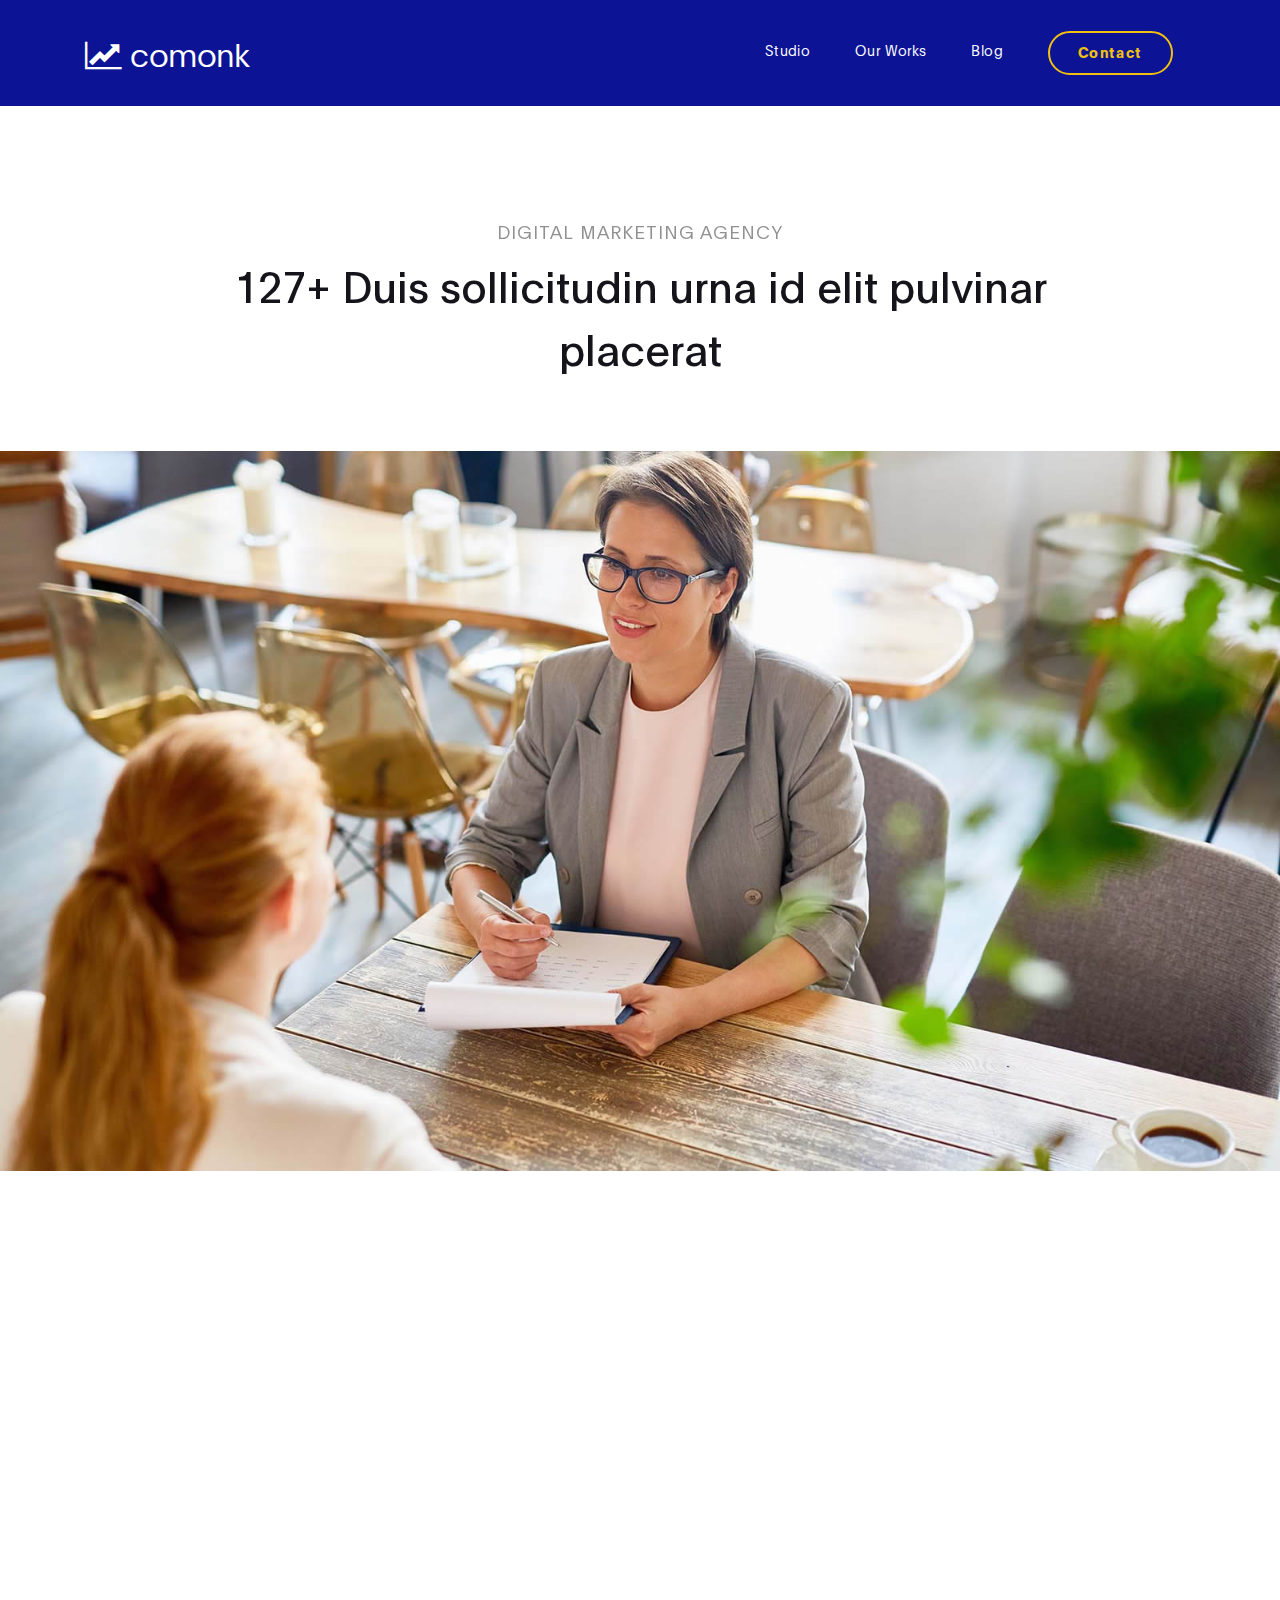
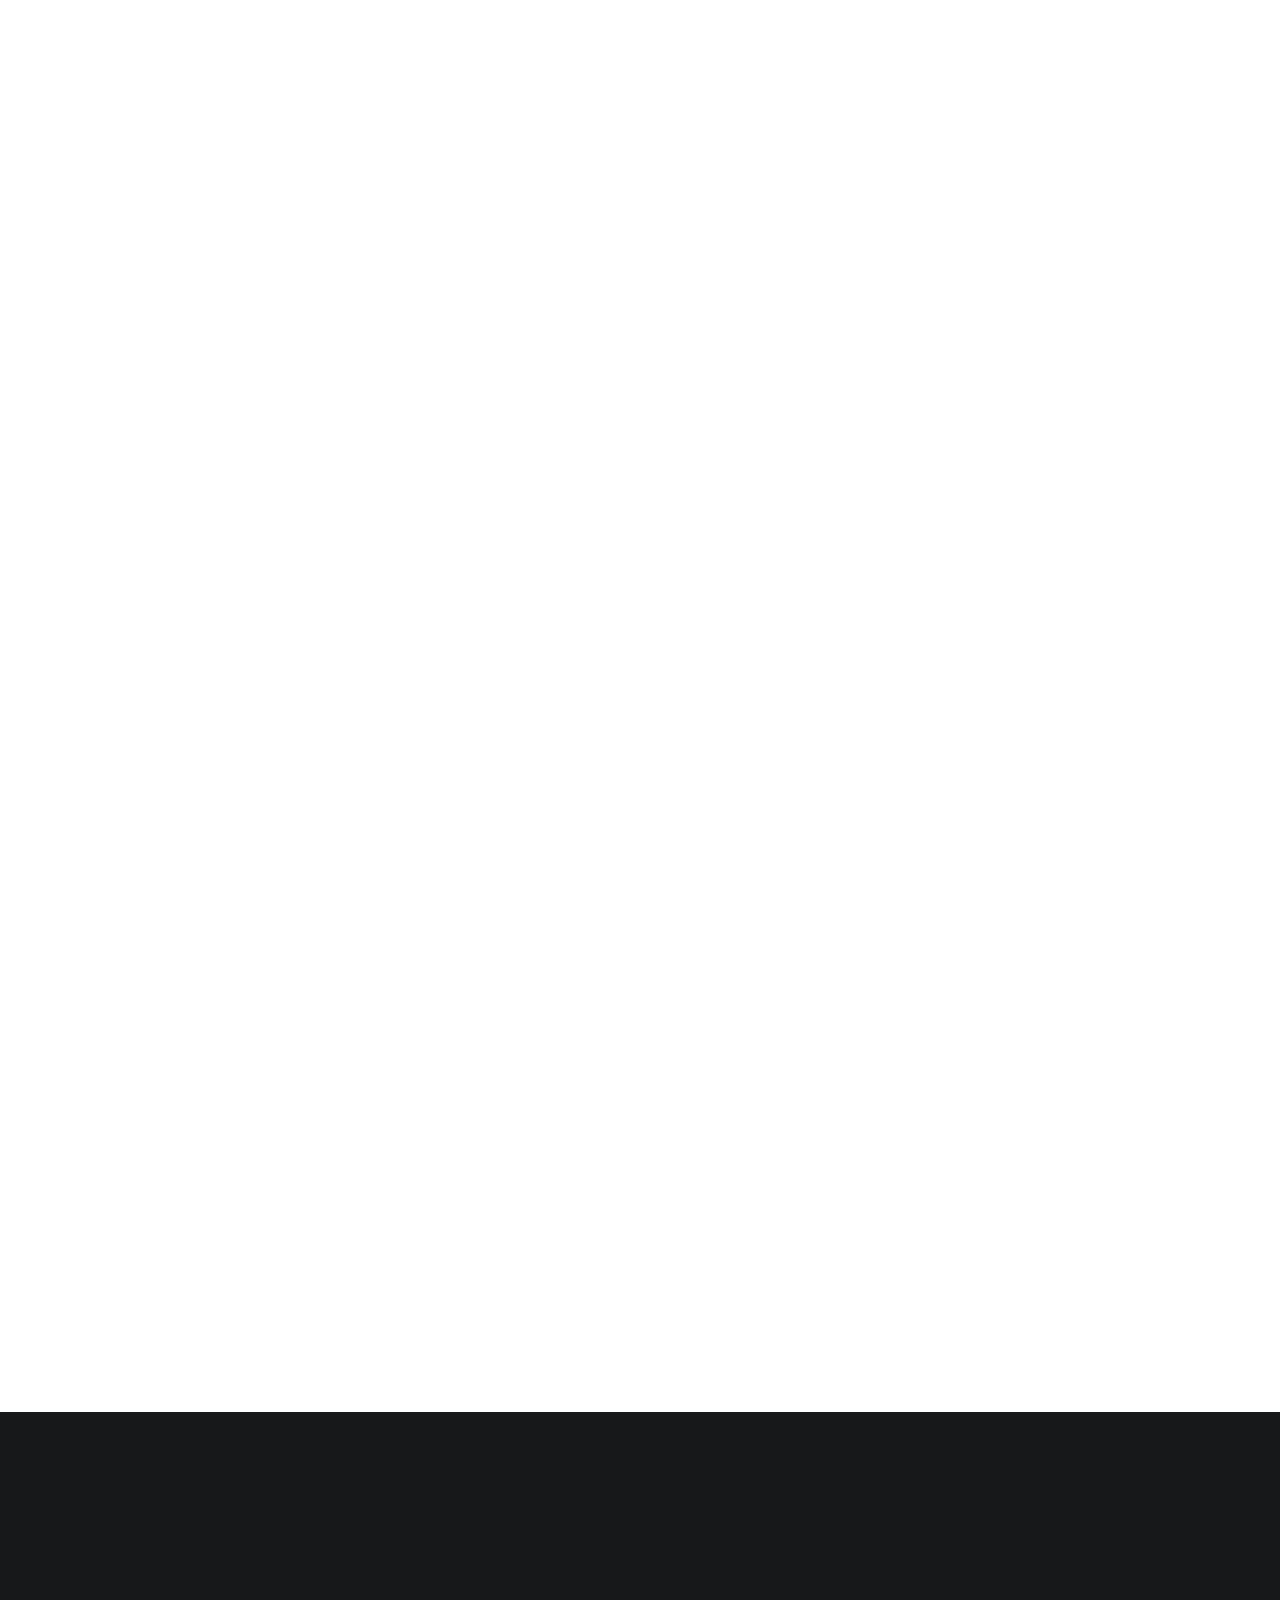
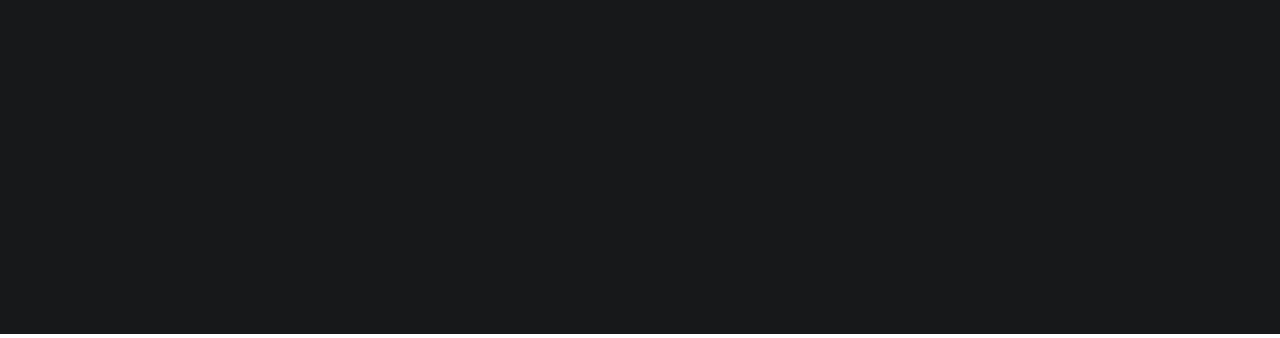
<file: project-detail.html>
<!DOCTYPE html>
<html lang="en">
<head>

     <title>Digital Trend - Project Detail</title>
<!--

DIGITAL TREND

https://templatemo.com/tm-538-digital-trend

-->


<link rel="icon" type="image/png" sizes="32x32" href="./images/fav.jpg">
     <meta charset="UTF-8">
     <meta http-equiv="X-UA-Compatible" content="IE=Edge">
     <meta name="description" content="">
     <meta name="keywords" content="">
     <meta name="author" content="">
     <meta name="viewport" content="width=device-width, initial-scale=1, maximum-scale=1">

     <link rel="stylesheet" href="css/bootstrap.min.css">
     <link rel="stylesheet" href="css/font-awesome.min.css">
     <link rel="stylesheet" href="css/aos.css">
     <link rel="stylesheet" href="css/owl.carousel.min.css">
     <link rel="stylesheet" href="css/owl.theme.default.min.css">

     <!-- MAIN CSS -->
     <link rel="stylesheet" href="css/templatemo-digital-trend.css">

</head>
<body>

     <!-- MENU BAR -->
    <nav class="navbar navbar-expand-lg position-relative">
        <div class="container">
            <a class="navbar-brand" href="index.html">
              <i class="fa fa-line-chart"></i>
              comonk
            </a>

            <button class="navbar-toggler" type="button" data-toggle="collapse" data-target="#navbarNav" aria-controls="navbarNav" aria-expanded="false"
                aria-label="Toggle navigation">
                <span class="navbar-toggler-icon"></span>
            </button>

            <div class="collapse navbar-collapse" id="navbarNav">
                <ul class="navbar-nav ml-auto">
                    <li class="nav-item">
                        <a href="index.html#about" class="nav-link">Studio</a>
                    </li>
                    <li class="nav-item">
                        <a href="index.html#project" class="nav-link">Our Works</a>
                    </li>
                    <li class="nav-item">
                        <a href="blog.html" class="nav-link">Blog</a>
                    </li>
                    <li class="nav-item">
                        <a href="contact.html" class="nav-link contact">Contact</a>
                    </li>
                </ul>
            </div>
        </div>
    </nav>


     <!-- PROJECT DETAIL -->
     <section class="project-detail section-padding-half">
          <div class="container">
               <div class="row">

                    <div class="col-lg-9 mx-auto col-md-10 col-12 mt-lg-5 text-center" data-aos="fade-up">

                      <h4>Digital Marketing Agency</h4>

                      <h1>127+ Duis sollicitudin urna id elit pulvinar placerat</h1>
                    </div>

               </div>
          </div>
     </section>

     <div class="full-image text-center" data-aos="zoom-in">
       <img src="images/project/project-detail/interview-process.jpg" class="img-fluid" alt="interview process">
     </div>

     <!-- PROJECT DETAIL -->
     <section class="project-detail section-padding">
          <div class="container">
               <div class="row">

                  <div class="col-lg-6 col-md-6 col-12 mb-5">

                      <img src="images/project/project-detail/personal-website.png" class="img-fluid" alt="personal website" data-aos="fade-up">
                    </div>

                    <div class="col-lg-5 col-md-6 mr-lg-auto mt-lg-5 col-12" data-aos="fade-up" data-aos-delay="200">

                      <h2>Pellentesque pretium interdum</h2>

                      <p class="mt-3 mb-4">Nunc sapien nulla, interdum at diam non, aliquam vestibulum leo. Fusce laoreet malesuada ante, consectetur consequat.</p>

                      <ul class="list-detail">
                        <li><span>Curabitur commodo a sapien non</span></li>
                        <li><span>Sed facilisis convallis turpis</span></li>
                        <li><span>Quisque placerat augue neque</span></li>
                        <li><span>Nullam fringilla arcu a tortor</span></li>
                      </ul>
                    </div>
               </div>

              <div class="col-lg-12 col-12">
                <div class="embed-responsive embed-responsive-16by9 my-5 py-5" data-aos="fade-up">
                    <iframe class="embed-responsive-item" width="800" height="450" src="https://www.youtube.com/embed/myVN26Vx4MU?controls=0" frameborder="0" allow="accelerometer; autoplay; encrypted-media; gyroscope; picture-in-picture" allowfullscreen></iframe>
                </div>
              </div>

              <div class="col-lg-9 mx-auto col-12" data-aos="fade-up">
                <div class="client-info mt-lg-5 py-lg-5">
                    <h3>Curabitur egestas mollis tellus sit amet porttitor. Sed leo nisl, posuere at molestie ac, suscipit auctor mauris. Etiam quis metus elementum, tempor risus vel.</h3>

                    <div class="d-flex align-items-center mt-3">
                      <img src="images/project/project-detail/male-avatar.png" class="img-fluid" alt="male avatar">

                      <p>Angelo Sharp, Creative Director</p>
                    </div>
                </div>
              </div>
          </div>
     </section>


     <footer class="site-footer">
      <div class="container">
        <div class="row">

          <div class="col-lg-5 mx-lg-auto col-md-8 col-10">
            <h1 class="text-white" data-aos="fade-up" data-aos-delay="100">We make creative <strong>brands</strong> only.</h1>
          </div>

          <div class="col-lg-3 col-md-6 col-12" data-aos="fade-up" data-aos-delay="200">
            <h4 class="my-4">Contact Info</h4>

            <p class="mb-1">
              <i class="fa fa-phone mr-2 footer-icon"></i> 
               7046727088
            </p>

            <p>
              <a href="#">
                <i class="fa fa-envelope mr-2 footer-icon"></i>
                business@comonk.com
              </a>
            </p>
          </div>

          <div class="col-lg-3 col-md-6 col-12" data-aos="fade-up" data-aos-delay="300">
            <h4 class="my-4">Our Studio</h4>

            <p class="mb-1">
              <i class="fa fa-home mr-2 footer-icon"></i> 
              Kheda,Gujarat - 387001
            </p>
          </div>

          <div class="col-lg-4 mx-lg-auto text-center col-md-8 col-12" data-aos="fade-up" data-aos-delay="400">
            <p class="copyright-text">Copyright &copy; 2023 
            <br>
            <a rel="nofollow noopener" href="https://comonk.com">comonk</a></p>
          </div>

          <div class="col-lg-4 mx-lg-auto col-md-6 col-12" data-aos="fade-up" data-aos-delay="500">
            
            <ul class="footer-link">
              <li><a href="#">Stories</a></li>
              <li><a href="#">Work with us</a></li>
              <li><a href="#">Privacy</a></li>
            </ul>
          </div>

          <div class="col-lg-3 mx-lg-auto col-md-6 col-12" data-aos="fade-up" data-aos-delay="600">
            <ul class="social-icon">
              <li><a href="#" class="fa fa-instagram"></a></li>
              <li><a href="#" class="fa fa-twitter"></a></li>
              <li><a href="#" class="fa fa-dribbble"></a></li>
              <li><a href="#" class="fa fa-behance"></a></li>
            </ul>
          </div>

        </div>
      </div>
    </footer>


     <!-- SCRIPTS -->
     <script src="js/jquery.min.js"></script>
     <script src="js/bootstrap.min.js"></script>
     <script src="js/aos.js"></script>
     <script src="js/owl.carousel.min.js"></script>
     <script src="js/custom.js"></script>

</body>
</html>
</file>
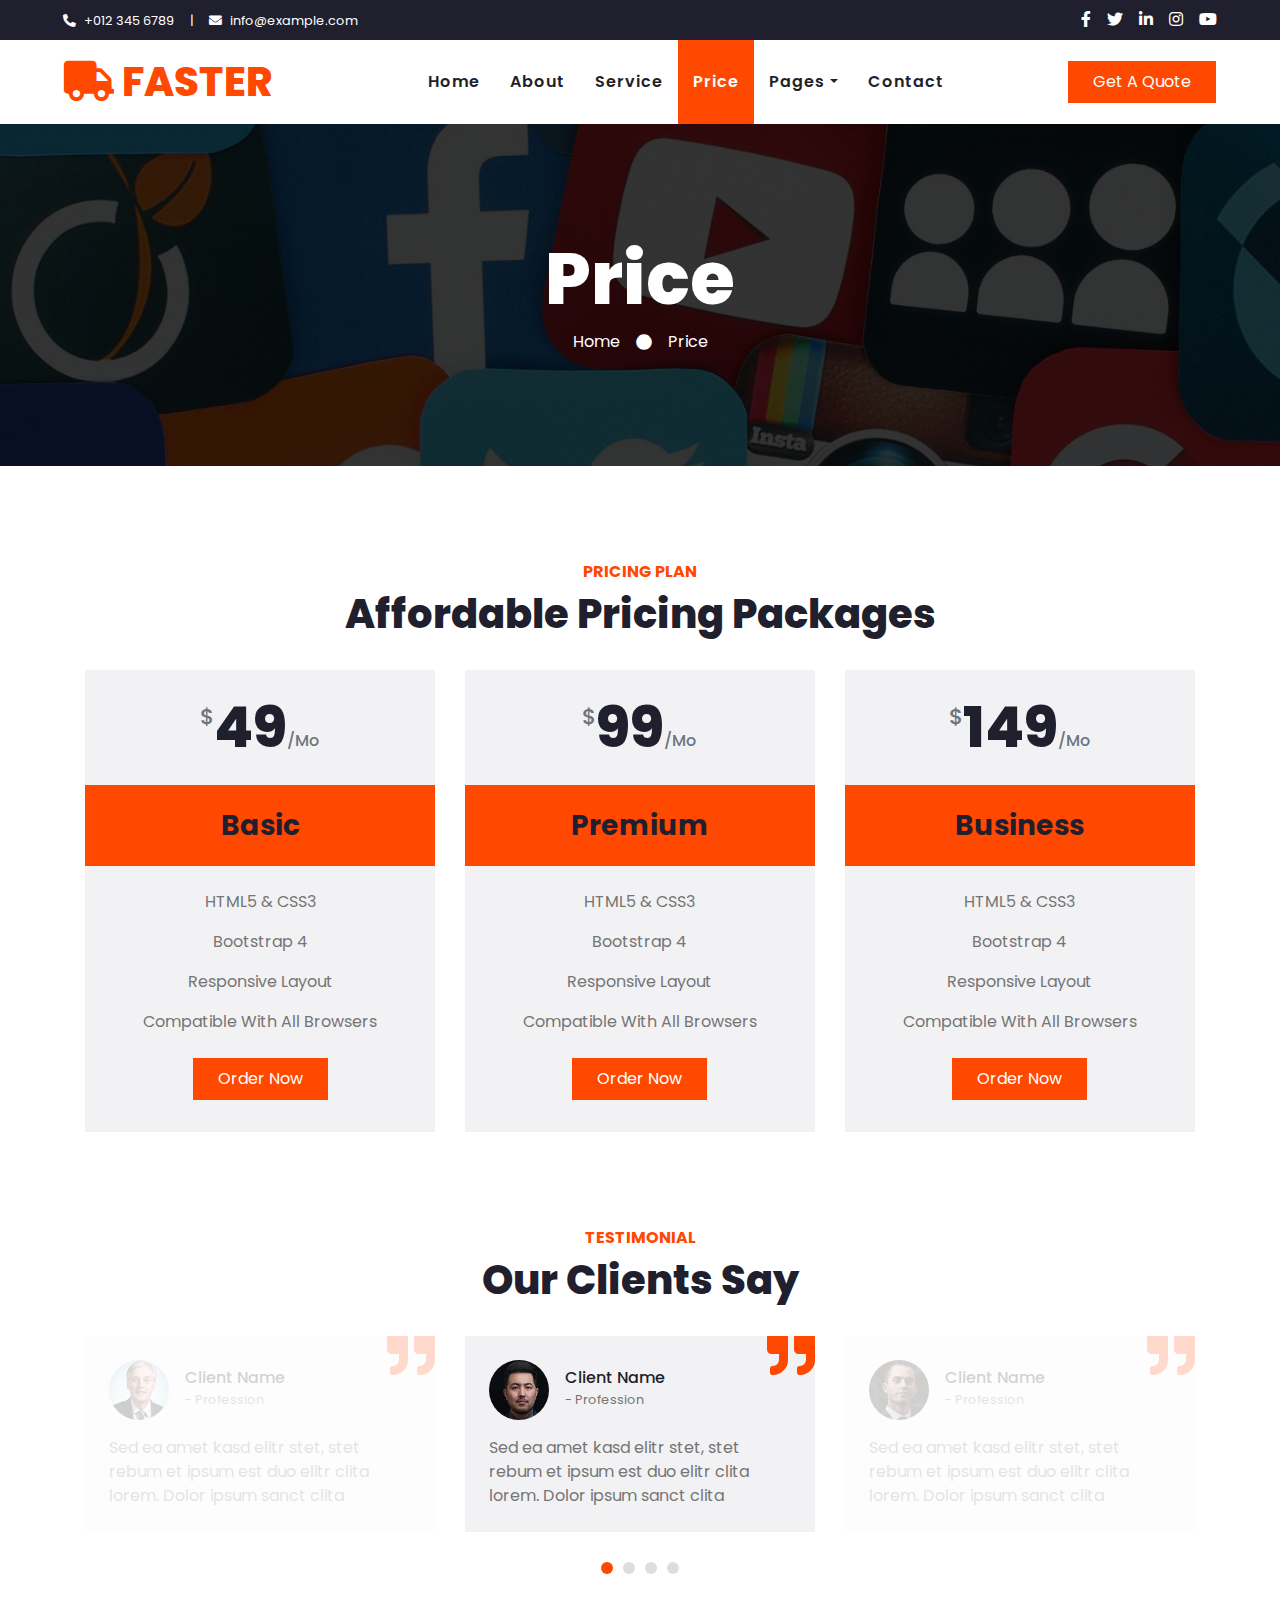
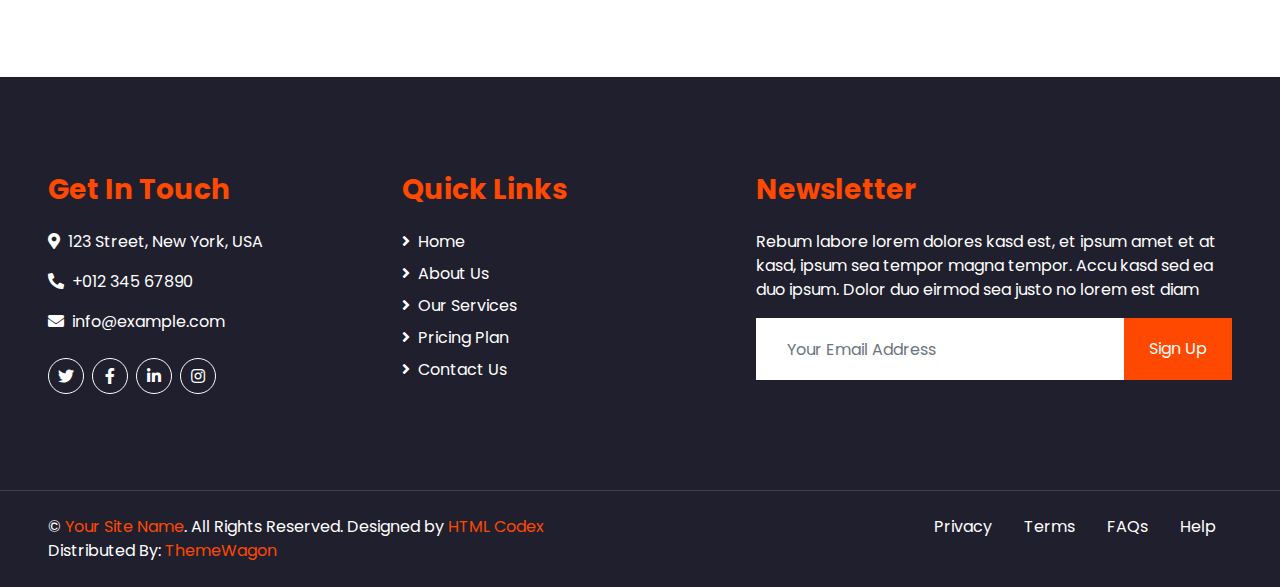
<file: .version-1/price.html>
<!DOCTYPE html>
<html lang="en">

<head>
    <meta charset="utf-8">
    <title>FASTER - Logistics Company Website Template</title>
    <meta content="width=device-width, initial-scale=1.0" name="viewport">
    <meta content="Free HTML Templates" name="keywords">
    <meta content="Free HTML Templates" name="description">

    <!-- Favicon -->
    <link href="img/favicon.ico" rel="icon">

    <!-- Google Web Fonts -->
    <link rel="preconnect" href="https://fonts.gstatic.com">
    <link href="https://fonts.googleapis.com/css2?family=Poppins:wght@100;200;300;400;500;600;700;800;900&display=swap" rel="stylesheet">

    <!-- Font Awesome -->
    <link href="https://cdnjs.cloudflare.com/ajax/libs/font-awesome/5.10.0/css/all.min.css" rel="stylesheet">

    <!-- Libraries Stylesheet -->
    <link href="lib/owlcarousel/assets/owl.carousel.min.css" rel="stylesheet">

    <!-- Customized Bootstrap Stylesheet -->
    <link href="css/style.css" rel="stylesheet">
</head>

<body>
    <!-- Topbar Start -->
    <div class="container-fluid bg-dark">
        <div class="row py-2 px-lg-5">
            <div class="col-lg-6 text-center text-lg-left mb-2 mb-lg-0">
                <div class="d-inline-flex align-items-center text-white">
                    <small><i class="fa fa-phone-alt mr-2"></i>+012 345 6789</small>
                    <small class="px-3">|</small>
                    <small><i class="fa fa-envelope mr-2"></i>info@example.com</small>
                </div>
            </div>
            <div class="col-lg-6 text-center text-lg-right">
                <div class="d-inline-flex align-items-center">
                    <a class="text-white px-2" href="">
                        <i class="fab fa-facebook-f"></i>
                    </a>
                    <a class="text-white px-2" href="">
                        <i class="fab fa-twitter"></i>
                    </a>
                    <a class="text-white px-2" href="">
                        <i class="fab fa-linkedin-in"></i>
                    </a>
                    <a class="text-white px-2" href="">
                        <i class="fab fa-instagram"></i>
                    </a>
                    <a class="text-white pl-2" href="">
                        <i class="fab fa-youtube"></i>
                    </a>
                </div>
            </div>
        </div>
    </div>
    <!-- Topbar End -->


    <!-- Navbar Start -->
    <div class="container-fluid p-0">
        <nav class="navbar navbar-expand-lg bg-light navbar-light py-3 py-lg-0 px-lg-5">
            <a href="index.html" class="navbar-brand ml-lg-3">
                <h1 class="m-0 display-5 text-uppercase text-primary"><i class="fa fa-truck mr-2"></i>Faster</h1>
            </a>
            <button type="button" class="navbar-toggler" data-toggle="collapse" data-target="#navbarCollapse">
                <span class="navbar-toggler-icon"></span>
            </button>
            <div class="collapse navbar-collapse justify-content-between px-lg-3" id="navbarCollapse">
                <div class="navbar-nav m-auto py-0">
                    <a href="index.html" class="nav-item nav-link">Home</a>
                    <a href="about.html" class="nav-item nav-link">About</a>
                    <a href="service.html" class="nav-item nav-link">Service</a>
                    <a href="price.html" class="nav-item nav-link active">Price</a>
                    <div class="nav-item dropdown">
                        <a href="#" class="nav-link dropdown-toggle" data-toggle="dropdown">Pages</a>
                        <div class="dropdown-menu rounded-0 m-0">
                            <a href="blog.html" class="dropdown-item">Blog Grid</a>
                            <a href="single.html" class="dropdown-item">Blog Detail</a>
                        </div>
                    </div>
                    <a href="contact.html" class="nav-item nav-link">Contact</a>
                </div>
                <a href="" class="btn btn-primary py-2 px-4 d-none d-lg-block">Get A Quote</a>
            </div>
        </nav>
    </div>
    <!-- Navbar End -->


    <!-- Header Start -->
    <div class="jumbotron jumbotron-fluid mb-5">
        <div class="container text-center py-5">
            <h1 class="text-white display-3">Price</h1>
            <div class="d-inline-flex align-items-center text-white">
                <p class="m-0"><a class="text-white" href="">Home</a></p>
                <i class="fa fa-circle px-3"></i>
                <p class="m-0">Price</p>
            </div>
        </div>
    </div>
    <!-- Header End -->


    <!-- Pricing Plan Start -->
    <div class="container-fluid pt-5">
        <div class="container">
            <div class="text-center pb-2">
                <h6 class="text-primary text-uppercase font-weight-bold">Pricing Plan</h6>
                <h1 class="mb-4">Affordable Pricing Packages</h1>
            </div>
            <div class="row">
                <div class="col-md-4 mb-5">
                    <div class="bg-secondary">
                        <div class="text-center p-4">
                            <h1 class="display-4 mb-0">
                                <small class="align-top text-muted font-weight-medium" style="font-size: 22px; line-height: 45px;">$</small>49<small class="align-bottom text-muted font-weight-medium" style="font-size: 16px; line-height: 40px;">/Mo</small>
                            </h1>
                        </div>
                        <div class="bg-primary text-center p-4">
                            <h3 class="m-0">Basic</h3>
                        </div>
                        <div class="d-flex flex-column align-items-center py-4">
                            <p>HTML5 & CSS3</p>
                            <p>Bootstrap 4</p>
                            <p>Responsive Layout</p>
                            <p>Compatible With All Browsers</p>
                            <a href="" class="btn btn-primary py-2 px-4 my-2">Order Now</a>
                        </div>
                    </div>
                </div>
                <div class="col-md-4 mb-5">
                    <div class="bg-secondary">
                        <div class="text-center p-4">
                            <h1 class="display-4 mb-0">
                                <small class="align-top text-muted font-weight-medium" style="font-size: 22px; line-height: 45px;">$</small>99<small class="align-bottom text-muted font-weight-medium" style="font-size: 16px; line-height: 40px;">/Mo</small>
                            </h1>
                        </div>
                        <div class="bg-primary text-center p-4">
                            <h3 class="m-0">Premium</h3>
                        </div>
                        <div class="d-flex flex-column align-items-center py-4">
                            <p>HTML5 & CSS3</p>
                            <p>Bootstrap 4</p>
                            <p>Responsive Layout</p>
                            <p>Compatible With All Browsers</p>
                            <a href="" class="btn btn-primary py-2 px-4 my-2">Order Now</a>
                        </div>
                    </div>
                </div>
                <div class="col-md-4 mb-5">
                    <div class="bg-secondary">
                        <div class="text-center p-4">
                            <h1 class="display-4 mb-0">
                                <small class="align-top text-muted font-weight-medium" style="font-size: 22px; line-height: 45px;">$</small>149<small class="align-bottom text-muted font-weight-medium" style="font-size: 16px; line-height: 40px;">/Mo</small>
                            </h1>
                        </div>
                        <div class="bg-primary text-center p-4">
                            <h3 class="m-0">Business</h3>
                        </div>
                        <div class="d-flex flex-column align-items-center py-4">
                            <p>HTML5 & CSS3</p>
                            <p>Bootstrap 4</p>
                            <p>Responsive Layout</p>
                            <p>Compatible With All Browsers</p>
                            <a href="" class="btn btn-primary py-2 px-4 my-2">Order Now</a>
                        </div>
                    </div>
                </div>
            </div>
        </div>
    </div>
    <!-- Pricing Plan End -->


    <!-- Testimonial Start -->
    <div class="container-fluid py-5">
        <div class="container">
            <div class="text-center pb-2">
                <h6 class="text-primary text-uppercase font-weight-bold">Testimonial</h6>
                <h1 class="mb-4">Our Clients Say</h1>
            </div>
            <div class="owl-carousel testimonial-carousel">
                <div class="position-relative bg-secondary p-4">
                    <i class="fa fa-3x fa-quote-right text-primary position-absolute" style="top: -6px; right: 0;"></i>
                    <div class="d-flex align-items-center mb-3">
                        <img class="img-fluid rounded-circle" src="img/testimonial-1.jpg" style="width: 60px; height: 60px;" alt="">
                        <div class="ml-3">
                            <h6 class="font-weight-semi-bold m-0">Client Name</h6>
                            <small>- Profession</small>
                        </div>
                    </div>
                    <p class="m-0">Sed ea amet kasd elitr stet, stet rebum et ipsum est duo elitr clita lorem. Dolor ipsum sanct clita</p>
                </div>
                <div class="position-relative bg-secondary p-4">
                    <i class="fa fa-3x fa-quote-right text-primary position-absolute" style="top: -6px; right: 0;"></i>
                    <div class="d-flex align-items-center mb-3">
                        <img class="img-fluid rounded-circle" src="img/testimonial-2.jpg" style="width: 60px; height: 60px;" alt="">
                        <div class="ml-3">
                            <h6 class="font-weight-semi-bold m-0">Client Name</h6>
                            <small>- Profession</small>
                        </div>
                    </div>
                    <p class="m-0">Sed ea amet kasd elitr stet, stet rebum et ipsum est duo elitr clita lorem. Dolor ipsum sanct clita</p>
                </div>
                <div class="position-relative bg-secondary p-4">
                    <i class="fa fa-3x fa-quote-right text-primary position-absolute" style="top: -6px; right: 0;"></i>
                    <div class="d-flex align-items-center mb-3">
                        <img class="img-fluid rounded-circle" src="img/testimonial-3.jpg" style="width: 60px; height: 60px;" alt="">
                        <div class="ml-3">
                            <h6 class="font-weight-semi-bold m-0">Client Name</h6>
                            <small>- Profession</small>
                        </div>
                    </div>
                    <p class="m-0">Sed ea amet kasd elitr stet, stet rebum et ipsum est duo elitr clita lorem. Dolor ipsum sanct clita</p>
                </div>
                <div class="position-relative bg-secondary p-4">
                    <i class="fa fa-3x fa-quote-right text-primary position-absolute" style="top: -6px; right: 0;"></i>
                    <div class="d-flex align-items-center mb-3">
                        <img class="img-fluid rounded-circle" src="img/testimonial-4.jpg" style="width: 60px; height: 60px;" alt="">
                        <div class="ml-3">
                            <h6 class="font-weight-semi-bold m-0">Client Name</h6>
                            <small>- Profession</small>
                        </div>
                    </div>
                    <p class="m-0">Sed ea amet kasd elitr stet, stet rebum et ipsum est duo elitr clita lorem. Dolor ipsum sanct clita</p>
                </div>
            </div>
        </div>
    </div>
    <!-- Testimonial End -->


    <!-- Footer Start -->
    <div class="container-fluid bg-dark text-white mt-5 py-5 px-sm-3 px-md-5">
        <div class="row pt-5">
            <div class="col-lg-7 col-md-6">
                <div class="row">
                    <div class="col-md-6 mb-5">
                        <h3 class="text-primary mb-4">Get In Touch</h3>
                        <p><i class="fa fa-map-marker-alt mr-2"></i>123 Street, New York, USA</p>
                        <p><i class="fa fa-phone-alt mr-2"></i>+012 345 67890</p>
                        <p><i class="fa fa-envelope mr-2"></i>info@example.com</p>
                        <div class="d-flex justify-content-start mt-4">
                            <a class="btn btn-outline-light btn-social mr-2" href="#"><i class="fab fa-twitter"></i></a>
                            <a class="btn btn-outline-light btn-social mr-2" href="#"><i class="fab fa-facebook-f"></i></a>
                            <a class="btn btn-outline-light btn-social mr-2" href="#"><i class="fab fa-linkedin-in"></i></a>
                            <a class="btn btn-outline-light btn-social" href="#"><i class="fab fa-instagram"></i></a>
                        </div>
                    </div>
                    <div class="col-md-6 mb-5">
                        <h3 class="text-primary mb-4">Quick Links</h3>
                        <div class="d-flex flex-column justify-content-start">
                            <a class="text-white mb-2" href="#"><i class="fa fa-angle-right mr-2"></i>Home</a>
                            <a class="text-white mb-2" href="#"><i class="fa fa-angle-right mr-2"></i>About Us</a>
                            <a class="text-white mb-2" href="#"><i class="fa fa-angle-right mr-2"></i>Our Services</a>
                            <a class="text-white mb-2" href="#"><i class="fa fa-angle-right mr-2"></i>Pricing Plan</a>
                            <a class="text-white" href="#"><i class="fa fa-angle-right mr-2"></i>Contact Us</a>
                        </div>
                    </div>
                </div>
            </div>
            <div class="col-lg-5 col-md-6 mb-5">
                <h3 class="text-primary mb-4">Newsletter</h3>
                <p>Rebum labore lorem dolores kasd est, et ipsum amet et at kasd, ipsum sea tempor magna tempor. Accu kasd sed ea duo ipsum. Dolor duo eirmod sea justo no lorem est diam</p>
                <div class="w-100">
                    <div class="input-group">
                        <input type="text" class="form-control border-light" style="padding: 30px;" placeholder="Your Email Address">
                        <div class="input-group-append">
                            <button class="btn btn-primary px-4">Sign Up</button>
                        </div>
                    </div>
                </div>
            </div>
        </div>
    </div>
    <div class="container-fluid bg-dark text-white border-top py-4 px-sm-3 px-md-5" style="border-color: #3E3E4E !important;">
        <div class="row">
            <div class="col-lg-6 text-center text-md-left mb-3 mb-md-0">
                <p class="m-0 text-white">&copy; <a href="#">Your Site Name</a>. All Rights Reserved. 
				
				<!--/*** This template is free as long as you keep the footer author’s credit link/attribution link/backlink. If you'd like to use the template without the footer author’s credit link/attribution link/backlink, you can purchase the Credit Removal License from "https://htmlcodex.com/credit-removal". Thank you for your support. ***/-->
				Designed by <a href="https://htmlcodex.com">HTML Codex</a>
                <br>Distributed By: <a href="https://themewagon.com" target="_blank">ThemeWagon</a>
                </p>
            </div>
            <div class="col-lg-6 text-center text-md-right">
                <ul class="nav d-inline-flex">
                    <li class="nav-item">
                        <a class="nav-link text-white py-0" href="#">Privacy</a>
                    </li>
                    <li class="nav-item">
                        <a class="nav-link text-white py-0" href="#">Terms</a>
                    </li>
                    <li class="nav-item">
                        <a class="nav-link text-white py-0" href="#">FAQs</a>
                    </li>
                    <li class="nav-item">
                        <a class="nav-link text-white py-0" href="#">Help</a>
                    </li>
                </ul>
            </div>
        </div>
    </div>
    <!-- Footer End -->


    <!-- Back to Top -->
    <a href="#" class="btn btn-lg btn-primary back-to-top"><i class="fa fa-angle-double-up"></i></a>


    <!-- JavaScript Libraries -->
    <script src="https://code.jquery.com/jquery-3.4.1.min.js"></script>
    <script src="https://stackpath.bootstrapcdn.com/bootstrap/4.4.1/js/bootstrap.bundle.min.js"></script>
    <script src="lib/easing/easing.min.js"></script>
    <script src="lib/waypoints/waypoints.min.js"></script>
    <script src="lib/counterup/counterup.min.js"></script>
    <script src="lib/owlcarousel/owl.carousel.min.js"></script>

    <!-- Contact Javascript File -->
    <script src="mail/jqBootstrapValidation.min.js"></script>
    <script src="mail/contact.js"></script>

    <!-- Template Javascript -->
    <script src="js/main.js"></script>
</body>

</html>
</file>
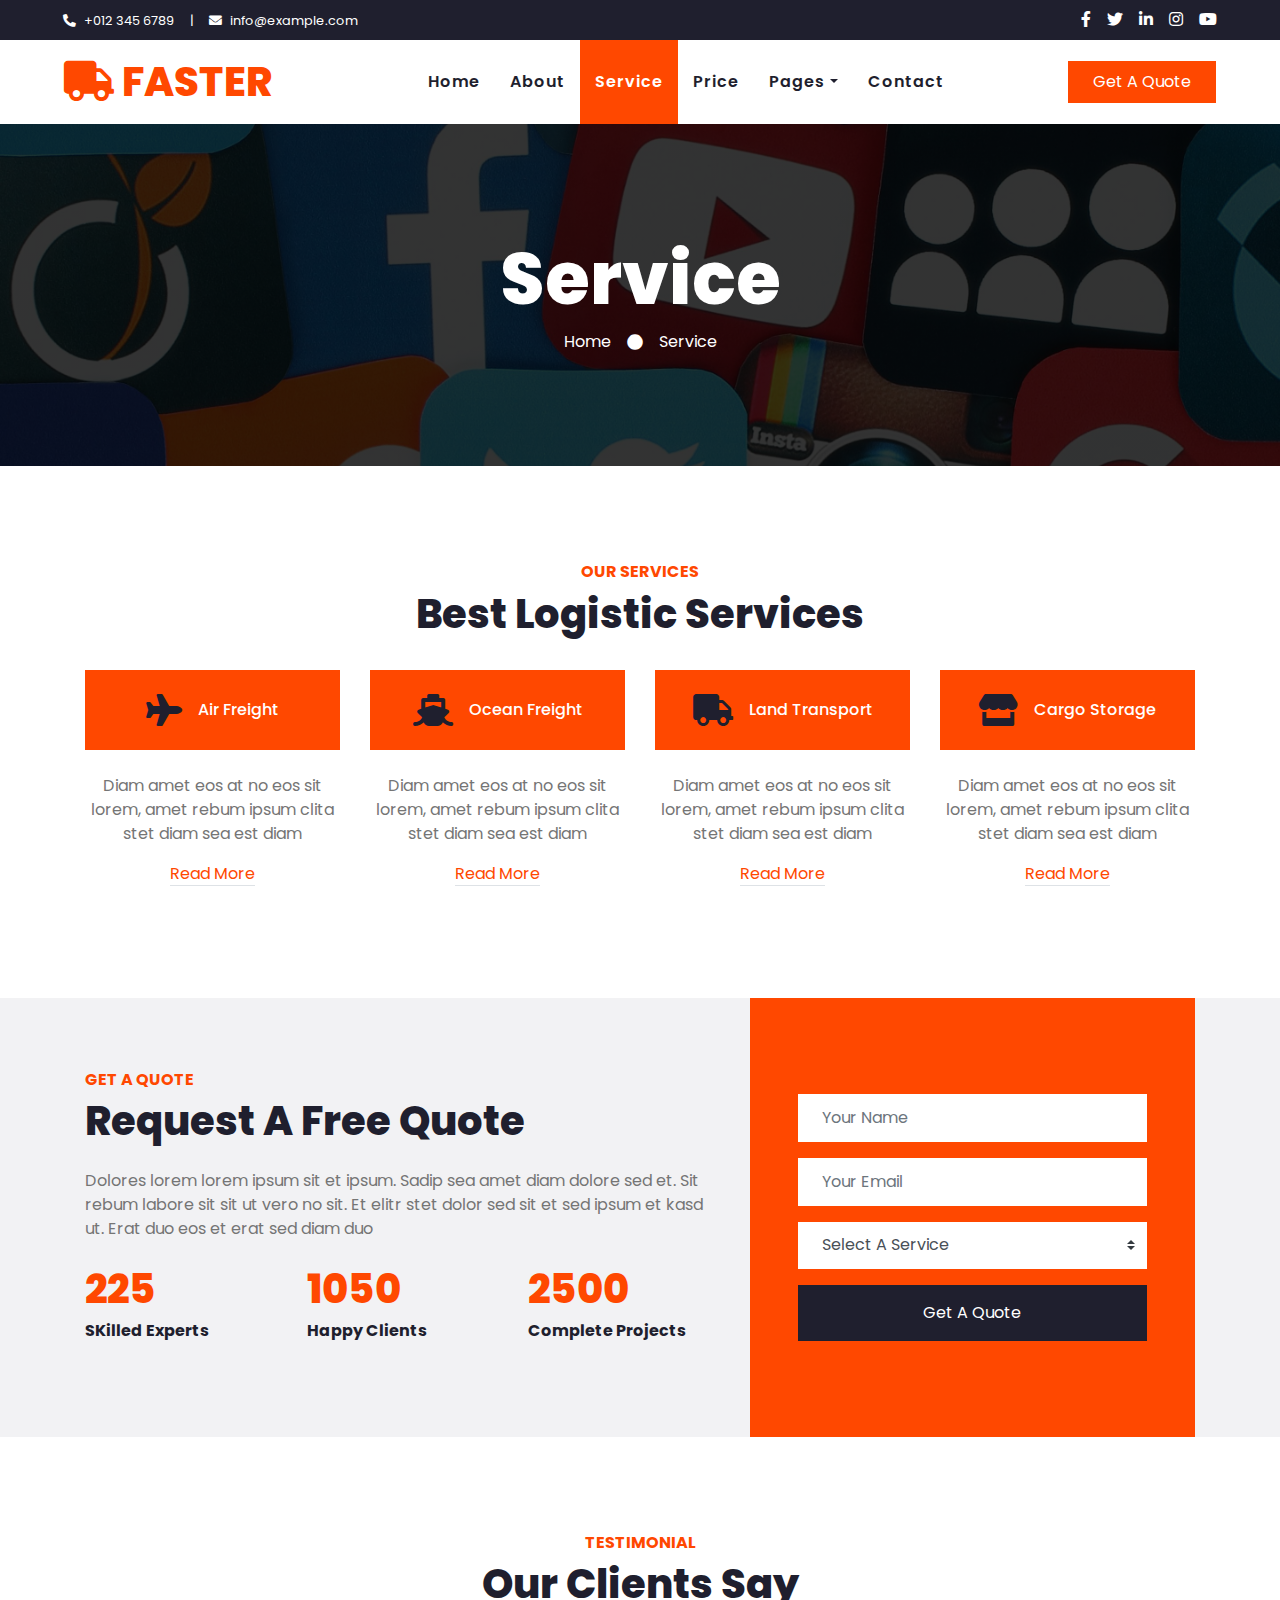
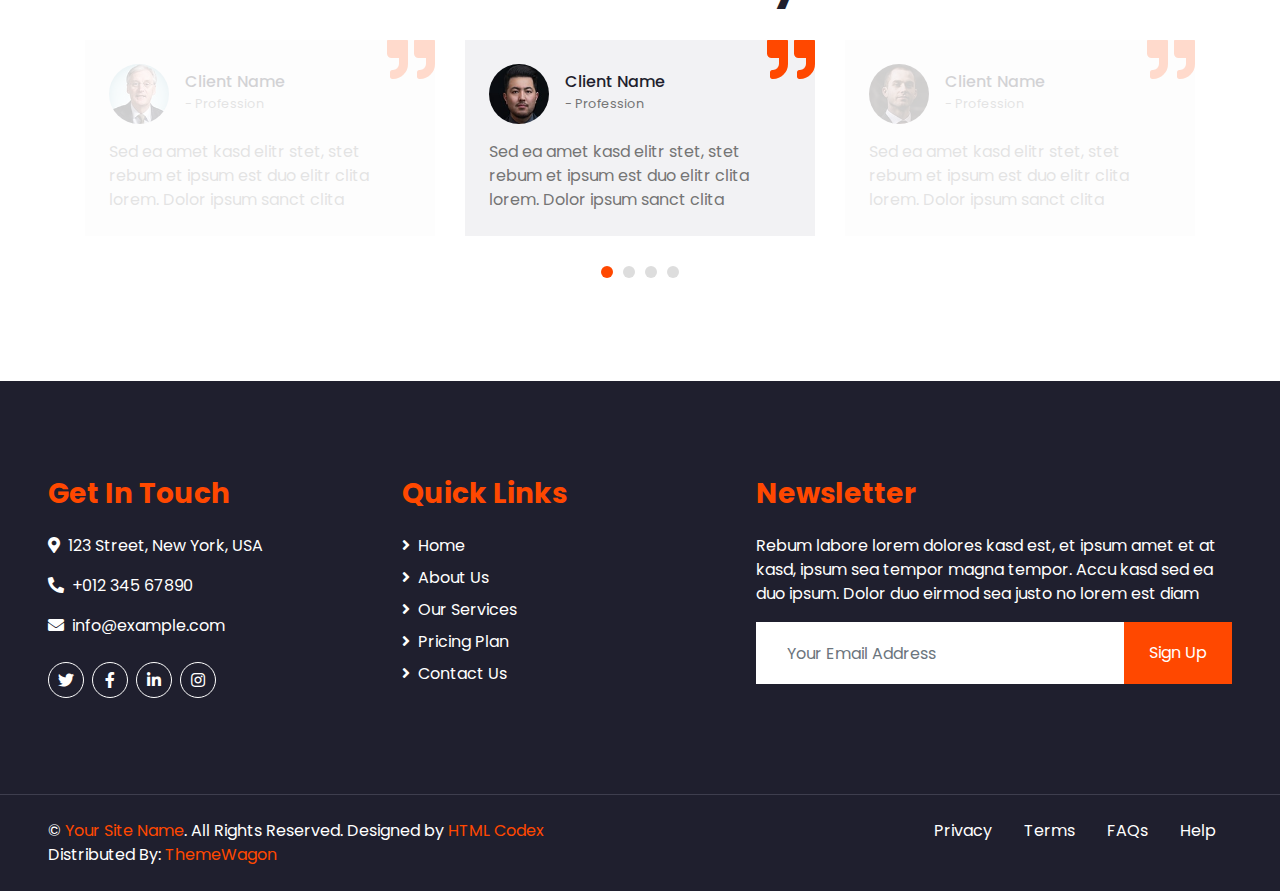
<file: .version-1/service.html>
<!DOCTYPE html>
<html lang="en">

<head>
    <meta charset="utf-8">
    <title>FASTER - Logistics Company Website Template</title>
    <meta content="width=device-width, initial-scale=1.0" name="viewport">
    <meta content="Free HTML Templates" name="keywords">
    <meta content="Free HTML Templates" name="description">

    <!-- Favicon -->
    <link href="img/favicon.ico" rel="icon">

    <!-- Google Web Fonts -->
    <link rel="preconnect" href="https://fonts.gstatic.com">
    <link href="https://fonts.googleapis.com/css2?family=Poppins:wght@100;200;300;400;500;600;700;800;900&display=swap" rel="stylesheet">

    <!-- Font Awesome -->
    <link href="https://cdnjs.cloudflare.com/ajax/libs/font-awesome/5.10.0/css/all.min.css" rel="stylesheet">

    <!-- Libraries Stylesheet -->
    <link href="lib/owlcarousel/assets/owl.carousel.min.css" rel="stylesheet">

    <!-- Customized Bootstrap Stylesheet -->
    <link href="css/style.css" rel="stylesheet">
</head>

<body>
    <!-- Topbar Start -->
    <div class="container-fluid bg-dark">
        <div class="row py-2 px-lg-5">
            <div class="col-lg-6 text-center text-lg-left mb-2 mb-lg-0">
                <div class="d-inline-flex align-items-center text-white">
                    <small><i class="fa fa-phone-alt mr-2"></i>+012 345 6789</small>
                    <small class="px-3">|</small>
                    <small><i class="fa fa-envelope mr-2"></i>info@example.com</small>
                </div>
            </div>
            <div class="col-lg-6 text-center text-lg-right">
                <div class="d-inline-flex align-items-center">
                    <a class="text-white px-2" href="">
                        <i class="fab fa-facebook-f"></i>
                    </a>
                    <a class="text-white px-2" href="">
                        <i class="fab fa-twitter"></i>
                    </a>
                    <a class="text-white px-2" href="">
                        <i class="fab fa-linkedin-in"></i>
                    </a>
                    <a class="text-white px-2" href="">
                        <i class="fab fa-instagram"></i>
                    </a>
                    <a class="text-white pl-2" href="">
                        <i class="fab fa-youtube"></i>
                    </a>
                </div>
            </div>
        </div>
    </div>
    <!-- Topbar End -->


    <!-- Navbar Start -->
    <div class="container-fluid p-0">
        <nav class="navbar navbar-expand-lg bg-light navbar-light py-3 py-lg-0 px-lg-5">
            <a href="index.html" class="navbar-brand ml-lg-3">
                <h1 class="m-0 display-5 text-uppercase text-primary"><i class="fa fa-truck mr-2"></i>Faster</h1>
            </a>
            <button type="button" class="navbar-toggler" data-toggle="collapse" data-target="#navbarCollapse">
                <span class="navbar-toggler-icon"></span>
            </button>
            <div class="collapse navbar-collapse justify-content-between px-lg-3" id="navbarCollapse">
                <div class="navbar-nav m-auto py-0">
                    <a href="index.html" class="nav-item nav-link">Home</a>
                    <a href="about.html" class="nav-item nav-link">About</a>
                    <a href="service.html" class="nav-item nav-link active">Service</a>
                    <a href="price.html" class="nav-item nav-link">Price</a>
                    <div class="nav-item dropdown">
                        <a href="#" class="nav-link dropdown-toggle" data-toggle="dropdown">Pages</a>
                        <div class="dropdown-menu rounded-0 m-0">
                            <a href="blog.html" class="dropdown-item">Blog Grid</a>
                            <a href="single.html" class="dropdown-item">Blog Detail</a>
                        </div>
                    </div>
                    <a href="contact.html" class="nav-item nav-link">Contact</a>
                </div>
                <a href="" class="btn btn-primary py-2 px-4 d-none d-lg-block">Get A Quote</a>
            </div>
        </nav>
    </div>
    <!-- Navbar End -->


    <!-- Header Start -->
    <div class="jumbotron jumbotron-fluid mb-5">
        <div class="container text-center py-5">
            <h1 class="text-white display-3">Service</h1>
            <div class="d-inline-flex align-items-center text-white">
                <p class="m-0"><a class="text-white" href="">Home</a></p>
                <i class="fa fa-circle px-3"></i>
                <p class="m-0">Service</p>
            </div>
        </div>
    </div>
    <!-- Header End -->


    <!-- Services Start -->
    <div class="container-fluid pt-5">
        <div class="container">
            <div class="text-center pb-2">
                <h6 class="text-primary text-uppercase font-weight-bold">Our Services</h6>
                <h1 class="mb-4">Best Logistic Services</h1>
            </div>
            <div class="row pb-3">
                <div class="col-lg-3 col-md-6 text-center mb-5">
                    <div class="d-flex align-items-center justify-content-center bg-primary mb-4 p-4">
                        <i class="fa fa-2x fa-plane text-dark pr-3"></i>
                        <h6 class="text-white font-weight-medium m-0">Air Freight</h6>
                    </div>
                    <p>Diam amet eos at no eos sit lorem, amet rebum ipsum clita stet diam sea est diam</p>
                    <a class="border-bottom text-decoration-none" href="">Read More</a>
                </div>
                <div class="col-lg-3 col-md-6 text-center mb-5">
                    <div class="d-flex align-items-center justify-content-center bg-primary mb-4 p-4">
                        <i class="fa fa-2x fa-ship text-dark pr-3"></i>
                        <h6 class="text-white font-weight-medium m-0">Ocean Freight</h6>
                    </div>
                    <p>Diam amet eos at no eos sit lorem, amet rebum ipsum clita stet diam sea est diam</p>
                    <a class="border-bottom text-decoration-none" href="">Read More</a>
                </div>
                <div class="col-lg-3 col-md-6 text-center mb-5">
                    <div class="d-flex align-items-center justify-content-center bg-primary mb-4 p-4">
                        <i class="fa fa-2x fa-truck text-dark pr-3"></i>
                        <h6 class="text-white font-weight-medium m-0">Land Transport</h6>
                    </div>
                    <p>Diam amet eos at no eos sit lorem, amet rebum ipsum clita stet diam sea est diam</p>
                    <a class="border-bottom text-decoration-none" href="">Read More</a>
                </div>
                <div class="col-lg-3 col-md-6 text-center mb-5">
                    <div class="d-flex align-items-center justify-content-center bg-primary mb-4 p-4">
                        <i class="fa fa-2x fa-store text-dark pr-3"></i>
                        <h6 class="text-white font-weight-medium m-0">Cargo Storage</h6>
                    </div>
                    <p>Diam amet eos at no eos sit lorem, amet rebum ipsum clita stet diam sea est diam</p>
                    <a class="border-bottom text-decoration-none" href="">Read More</a>
                </div>
            </div>
        </div>
    </div>
    <!-- Services End -->


    <!--  Quote Request Start -->
    <div class="container-fluid bg-secondary my-5">
        <div class="container">
            <div class="row align-items-center">
                <div class="col-lg-7 py-5 py-lg-0">
                    <h6 class="text-primary text-uppercase font-weight-bold">Get A Quote</h6>
                    <h1 class="mb-4">Request A Free Quote</h1>
                    <p class="mb-4">Dolores lorem lorem ipsum sit et ipsum. Sadip sea amet diam dolore sed et. Sit rebum labore sit sit ut vero no sit. Et elitr stet dolor sed sit et sed ipsum et kasd ut. Erat duo eos et erat sed diam duo</p>
                    <div class="row">
                        <div class="col-sm-4">
                            <h1 class="text-primary mb-2" data-toggle="counter-up">225</h1>
                            <h6 class="font-weight-bold mb-4">SKilled Experts</h6>
                        </div>
                        <div class="col-sm-4">
                            <h1 class="text-primary mb-2" data-toggle="counter-up">1050</h1>
                            <h6 class="font-weight-bold mb-4">Happy Clients</h6>
                        </div>
                        <div class="col-sm-4">
                            <h1 class="text-primary mb-2" data-toggle="counter-up">2500</h1>
                            <h6 class="font-weight-bold mb-4">Complete Projects</h6>
                        </div>
                    </div>
                </div>
                <div class="col-lg-5">
                    <div class="bg-primary py-5 px-4 px-sm-5">
                        <form class="py-5">
                            <div class="form-group">
                                <input type="text" class="form-control border-0 p-4" placeholder="Your Name" required="required" />
                            </div>
                            <div class="form-group">
                                <input type="email" class="form-control border-0 p-4" placeholder="Your Email" required="required" />
                            </div>
                            <div class="form-group">
                                <select class="custom-select border-0 px-4" style="height: 47px;">
                                    <option selected>Select A Service</option>
                                    <option value="1">Service 1</option>
                                    <option value="2">Service 1</option>
                                    <option value="3">Service 1</option>
                                </select>
                            </div>
                            <div>
                                <button class="btn btn-dark btn-block border-0 py-3" type="submit">Get A Quote</button>
                            </div>
                        </form>
                    </div>
                </div>
            </div>
        </div>
    </div>
    <!-- Quote Request Start -->


    <!-- Testimonial Start -->
    <div class="container-fluid py-5">
        <div class="container">
            <div class="text-center pb-2">
                <h6 class="text-primary text-uppercase font-weight-bold">Testimonial</h6>
                <h1 class="mb-4">Our Clients Say</h1>
            </div>
            <div class="owl-carousel testimonial-carousel">
                <div class="position-relative bg-secondary p-4">
                    <i class="fa fa-3x fa-quote-right text-primary position-absolute" style="top: -6px; right: 0;"></i>
                    <div class="d-flex align-items-center mb-3">
                        <img class="img-fluid rounded-circle" src="img/testimonial-1.jpg" style="width: 60px; height: 60px;" alt="">
                        <div class="ml-3">
                            <h6 class="font-weight-semi-bold m-0">Client Name</h6>
                            <small>- Profession</small>
                        </div>
                    </div>
                    <p class="m-0">Sed ea amet kasd elitr stet, stet rebum et ipsum est duo elitr clita lorem. Dolor ipsum sanct clita</p>
                </div>
                <div class="position-relative bg-secondary p-4">
                    <i class="fa fa-3x fa-quote-right text-primary position-absolute" style="top: -6px; right: 0;"></i>
                    <div class="d-flex align-items-center mb-3">
                        <img class="img-fluid rounded-circle" src="img/testimonial-2.jpg" style="width: 60px; height: 60px;" alt="">
                        <div class="ml-3">
                            <h6 class="font-weight-semi-bold m-0">Client Name</h6>
                            <small>- Profession</small>
                        </div>
                    </div>
                    <p class="m-0">Sed ea amet kasd elitr stet, stet rebum et ipsum est duo elitr clita lorem. Dolor ipsum sanct clita</p>
                </div>
                <div class="position-relative bg-secondary p-4">
                    <i class="fa fa-3x fa-quote-right text-primary position-absolute" style="top: -6px; right: 0;"></i>
                    <div class="d-flex align-items-center mb-3">
                        <img class="img-fluid rounded-circle" src="img/testimonial-3.jpg" style="width: 60px; height: 60px;" alt="">
                        <div class="ml-3">
                            <h6 class="font-weight-semi-bold m-0">Client Name</h6>
                            <small>- Profession</small>
                        </div>
                    </div>
                    <p class="m-0">Sed ea amet kasd elitr stet, stet rebum et ipsum est duo elitr clita lorem. Dolor ipsum sanct clita</p>
                </div>
                <div class="position-relative bg-secondary p-4">
                    <i class="fa fa-3x fa-quote-right text-primary position-absolute" style="top: -6px; right: 0;"></i>
                    <div class="d-flex align-items-center mb-3">
                        <img class="img-fluid rounded-circle" src="img/testimonial-4.jpg" style="width: 60px; height: 60px;" alt="">
                        <div class="ml-3">
                            <h6 class="font-weight-semi-bold m-0">Client Name</h6>
                            <small>- Profession</small>
                        </div>
                    </div>
                    <p class="m-0">Sed ea amet kasd elitr stet, stet rebum et ipsum est duo elitr clita lorem. Dolor ipsum sanct clita</p>
                </div>
            </div>
        </div>
    </div>
    <!-- Testimonial End -->


    <!-- Footer Start -->
    <div class="container-fluid bg-dark text-white mt-5 py-5 px-sm-3 px-md-5">
        <div class="row pt-5">
            <div class="col-lg-7 col-md-6">
                <div class="row">
                    <div class="col-md-6 mb-5">
                        <h3 class="text-primary mb-4">Get In Touch</h3>
                        <p><i class="fa fa-map-marker-alt mr-2"></i>123 Street, New York, USA</p>
                        <p><i class="fa fa-phone-alt mr-2"></i>+012 345 67890</p>
                        <p><i class="fa fa-envelope mr-2"></i>info@example.com</p>
                        <div class="d-flex justify-content-start mt-4">
                            <a class="btn btn-outline-light btn-social mr-2" href="#"><i class="fab fa-twitter"></i></a>
                            <a class="btn btn-outline-light btn-social mr-2" href="#"><i class="fab fa-facebook-f"></i></a>
                            <a class="btn btn-outline-light btn-social mr-2" href="#"><i class="fab fa-linkedin-in"></i></a>
                            <a class="btn btn-outline-light btn-social" href="#"><i class="fab fa-instagram"></i></a>
                        </div>
                    </div>
                    <div class="col-md-6 mb-5">
                        <h3 class="text-primary mb-4">Quick Links</h3>
                        <div class="d-flex flex-column justify-content-start">
                            <a class="text-white mb-2" href="#"><i class="fa fa-angle-right mr-2"></i>Home</a>
                            <a class="text-white mb-2" href="#"><i class="fa fa-angle-right mr-2"></i>About Us</a>
                            <a class="text-white mb-2" href="#"><i class="fa fa-angle-right mr-2"></i>Our Services</a>
                            <a class="text-white mb-2" href="#"><i class="fa fa-angle-right mr-2"></i>Pricing Plan</a>
                            <a class="text-white" href="#"><i class="fa fa-angle-right mr-2"></i>Contact Us</a>
                        </div>
                    </div>
                </div>
            </div>
            <div class="col-lg-5 col-md-6 mb-5">
                <h3 class="text-primary mb-4">Newsletter</h3>
                <p>Rebum labore lorem dolores kasd est, et ipsum amet et at kasd, ipsum sea tempor magna tempor. Accu kasd sed ea duo ipsum. Dolor duo eirmod sea justo no lorem est diam</p>
                <div class="w-100">
                    <div class="input-group">
                        <input type="text" class="form-control border-light" style="padding: 30px;" placeholder="Your Email Address">
                        <div class="input-group-append">
                            <button class="btn btn-primary px-4">Sign Up</button>
                        </div>
                    </div>
                </div>
            </div>
        </div>
    </div>
    <div class="container-fluid bg-dark text-white border-top py-4 px-sm-3 px-md-5" style="border-color: #3E3E4E !important;">
        <div class="row">
            <div class="col-lg-6 text-center text-md-left mb-3 mb-md-0">
                <p class="m-0 text-white">&copy; <a href="#">Your Site Name</a>. All Rights Reserved. 
				
				<!--/*** This template is free as long as you keep the footer author’s credit link/attribution link/backlink. If you'd like to use the template without the footer author’s credit link/attribution link/backlink, you can purchase the Credit Removal License from "https://htmlcodex.com/credit-removal". Thank you for your support. ***/-->
				Designed by <a href="https://htmlcodex.com">HTML Codex</a>
                <br>Distributed By: <a href="https://themewagon.com" target="_blank">ThemeWagon</a>
                </p>
            </div>
            <div class="col-lg-6 text-center text-md-right">
                <ul class="nav d-inline-flex">
                    <li class="nav-item">
                        <a class="nav-link text-white py-0" href="#">Privacy</a>
                    </li>
                    <li class="nav-item">
                        <a class="nav-link text-white py-0" href="#">Terms</a>
                    </li>
                    <li class="nav-item">
                        <a class="nav-link text-white py-0" href="#">FAQs</a>
                    </li>
                    <li class="nav-item">
                        <a class="nav-link text-white py-0" href="#">Help</a>
                    </li>
                </ul>
            </div>
        </div>
    </div>
    <!-- Footer End -->


    <!-- Back to Top -->
    <a href="#" class="btn btn-lg btn-primary back-to-top"><i class="fa fa-angle-double-up"></i></a>


    <!-- JavaScript Libraries -->
    <script src="https://code.jquery.com/jquery-3.4.1.min.js"></script>
    <script src="https://stackpath.bootstrapcdn.com/bootstrap/4.4.1/js/bootstrap.bundle.min.js"></script>
    <script src="lib/easing/easing.min.js"></script>
    <script src="lib/waypoints/waypoints.min.js"></script>
    <script src="lib/counterup/counterup.min.js"></script>
    <script src="lib/owlcarousel/owl.carousel.min.js"></script>

    <!-- Contact Javascript File -->
    <script src="mail/jqBootstrapValidation.min.js"></script>
    <script src="mail/contact.js"></script>

    <!-- Template Javascript -->
    <script src="js/main.js"></script>
</body>

</html>
</file>
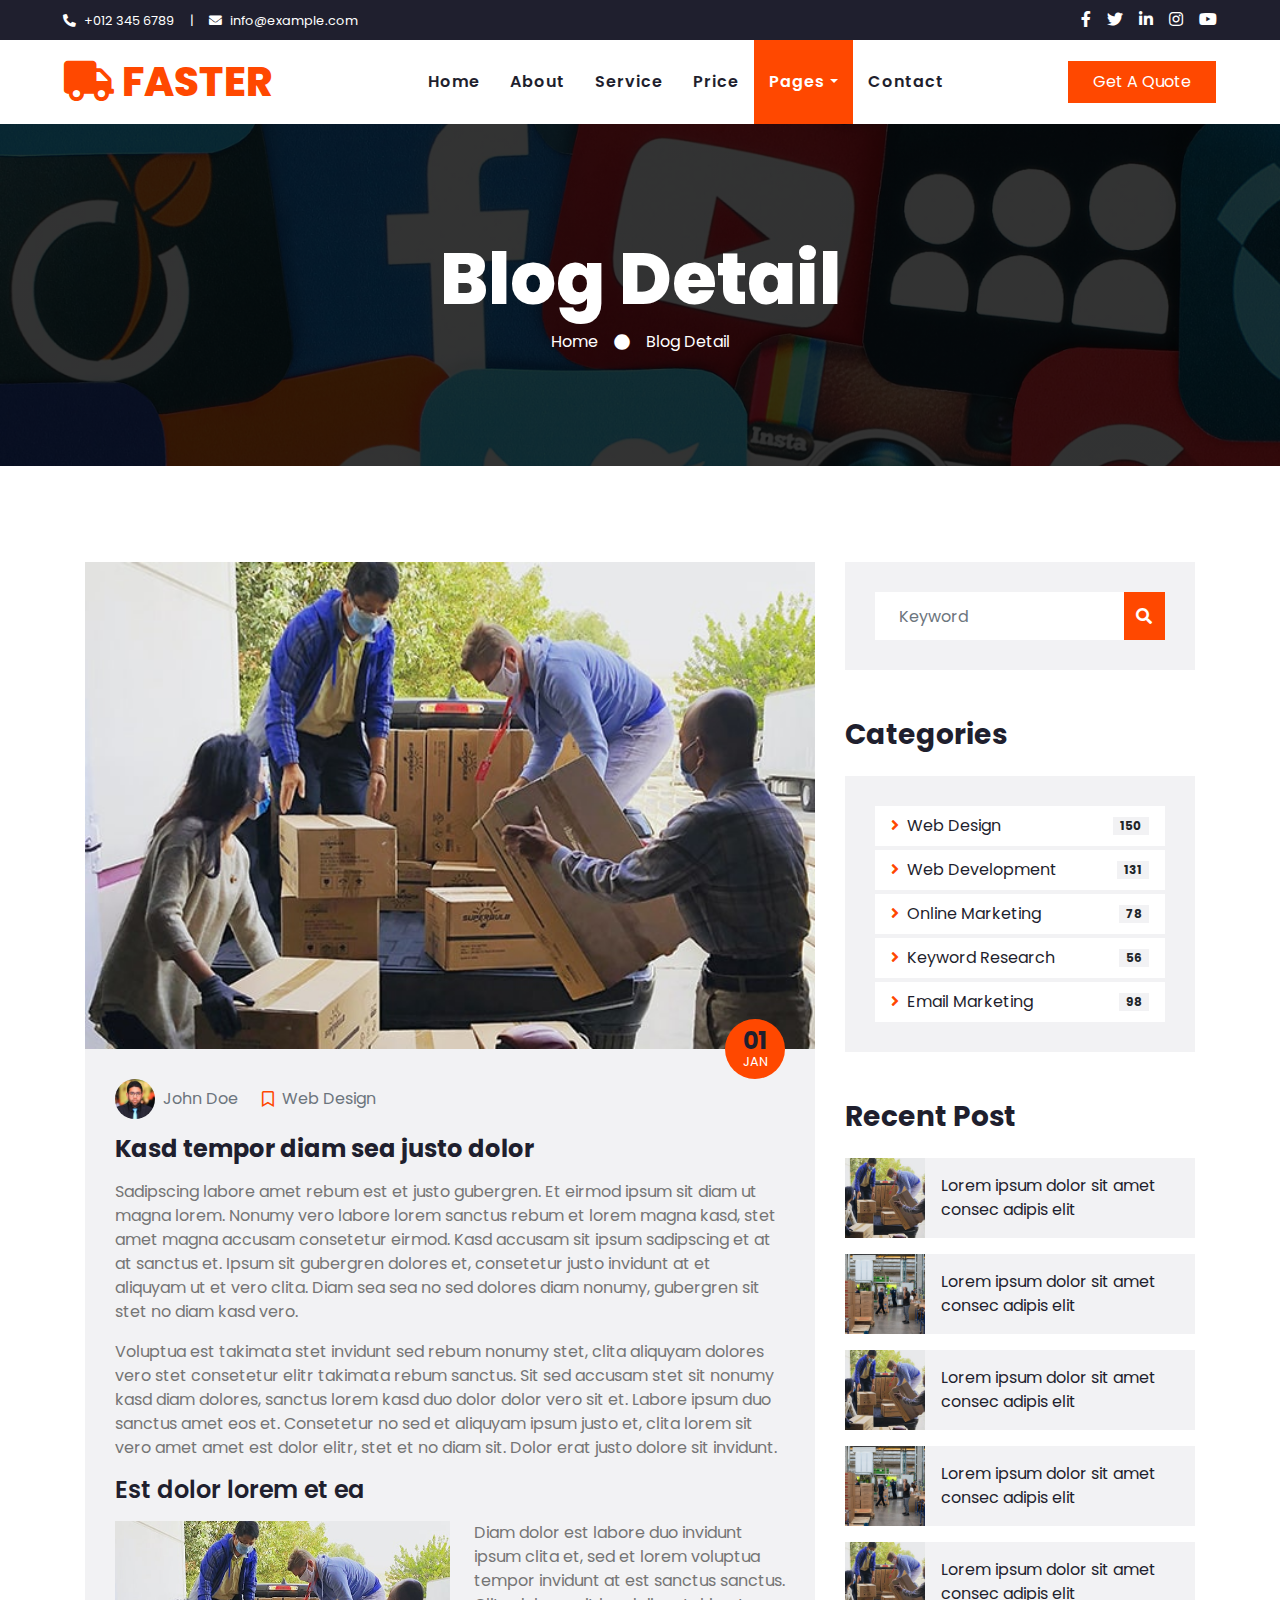
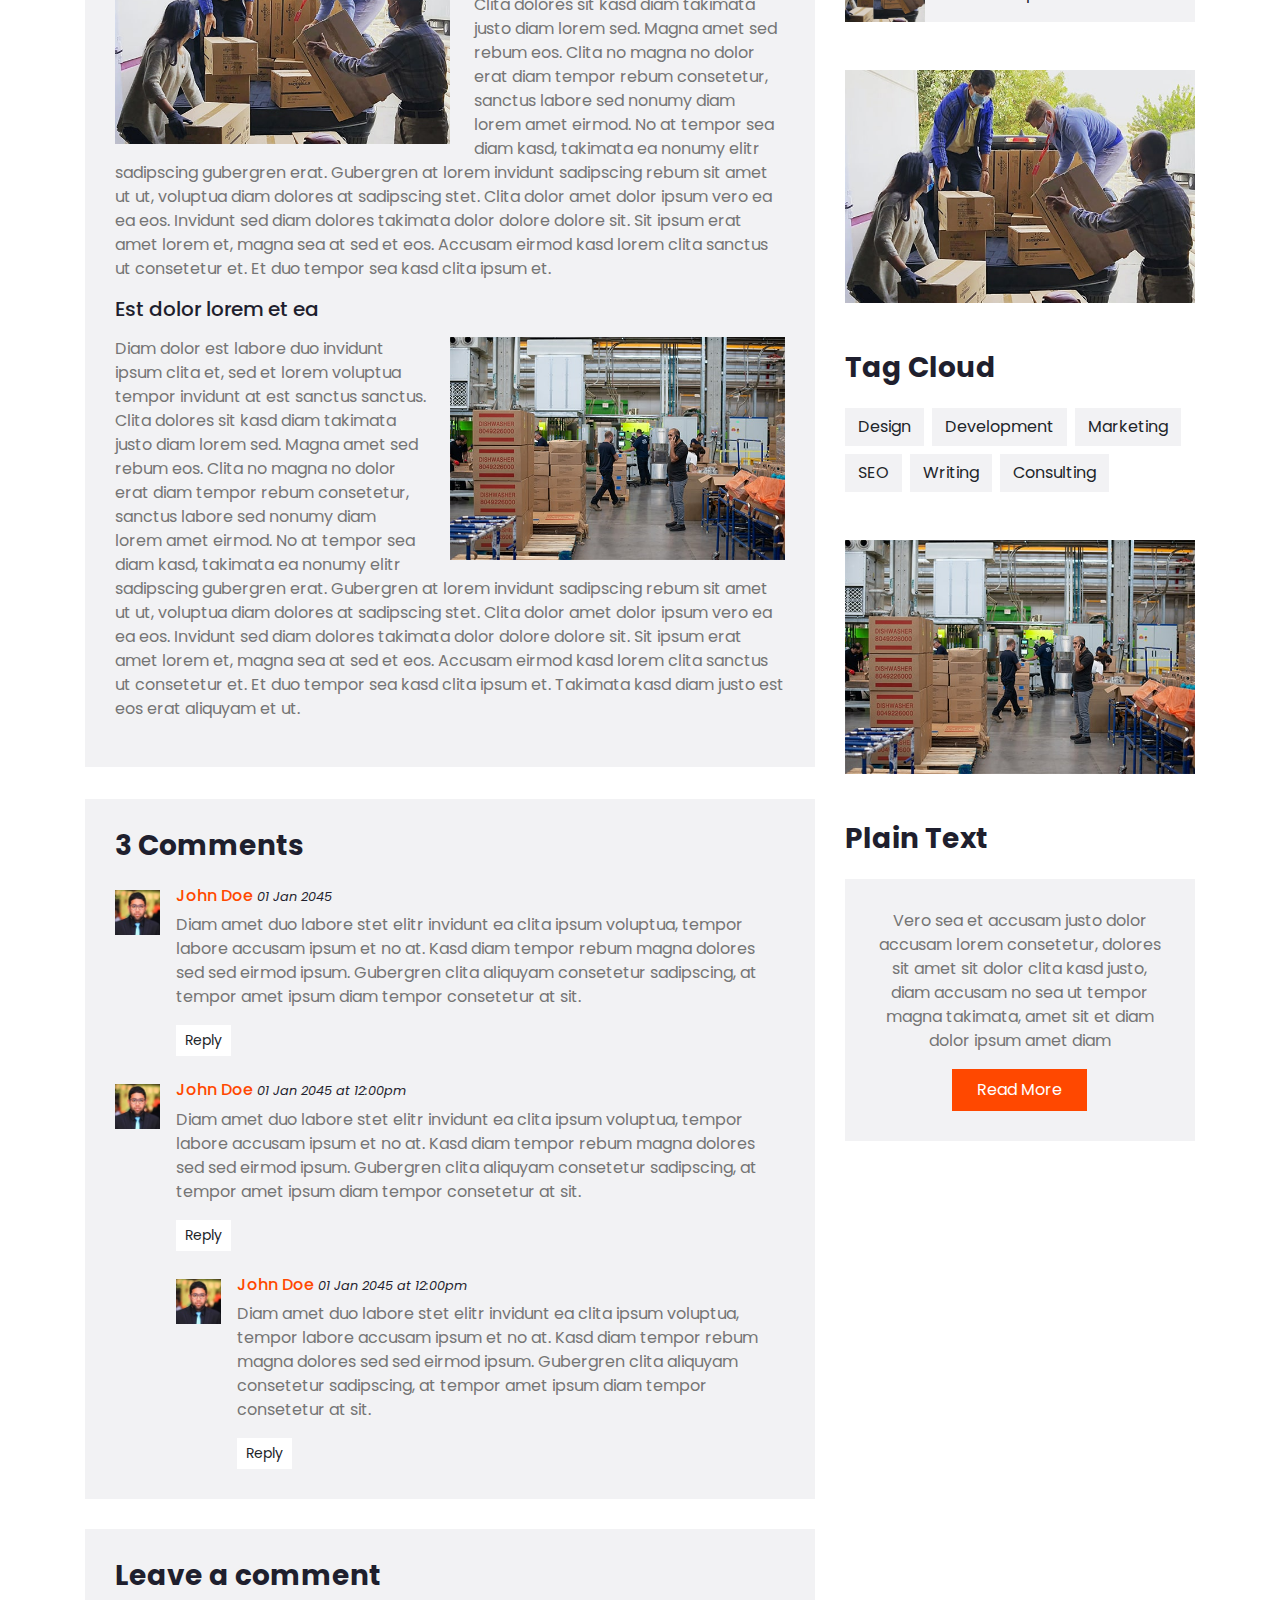
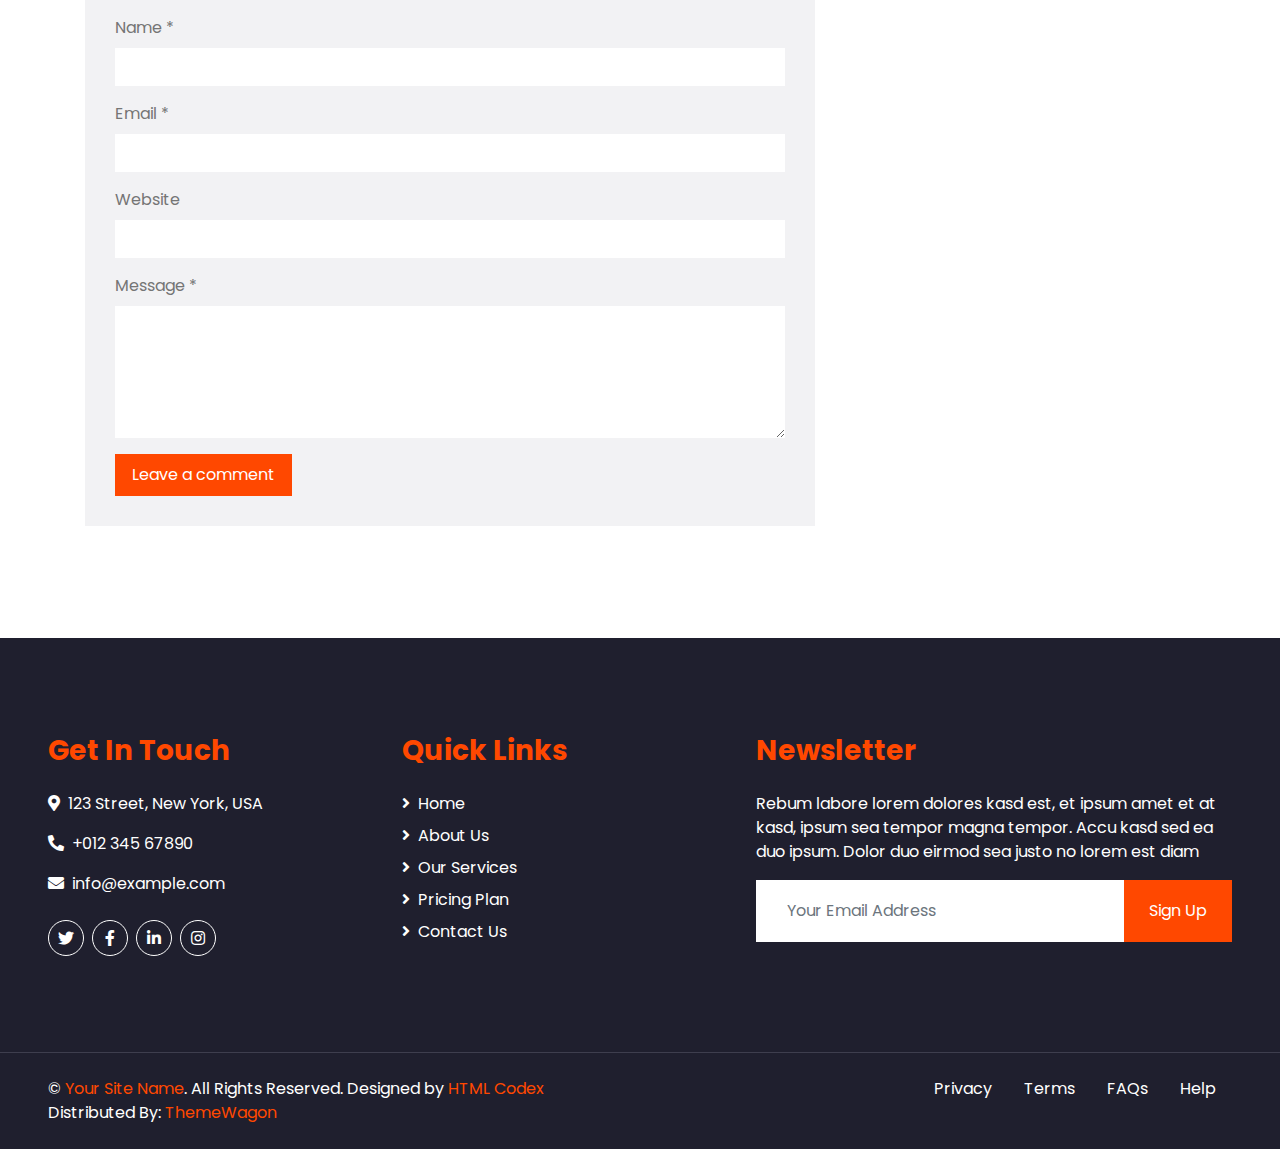
<file: .version-1/single.html>
<!DOCTYPE html>
<html lang="en">

<head>
    <meta charset="utf-8">
    <title>FASTER - Logistics Company Website Template</title>
    <meta content="width=device-width, initial-scale=1.0" name="viewport">
    <meta content="Free HTML Templates" name="keywords">
    <meta content="Free HTML Templates" name="description">

    <!-- Favicon -->
    <link href="img/favicon.ico" rel="icon">

    <!-- Google Web Fonts -->
    <link rel="preconnect" href="https://fonts.gstatic.com">
    <link href="https://fonts.googleapis.com/css2?family=Poppins:wght@100;200;300;400;500;600;700;800;900&display=swap" rel="stylesheet">

    <!-- Font Awesome -->
    <link href="https://cdnjs.cloudflare.com/ajax/libs/font-awesome/5.10.0/css/all.min.css" rel="stylesheet">

    <!-- Libraries Stylesheet -->
    <link href="lib/owlcarousel/assets/owl.carousel.min.css" rel="stylesheet">

    <!-- Customized Bootstrap Stylesheet -->
    <link href="css/style.css" rel="stylesheet">
</head>

<body>
    <!-- Topbar Start -->
    <div class="container-fluid bg-dark">
        <div class="row py-2 px-lg-5">
            <div class="col-lg-6 text-center text-lg-left mb-2 mb-lg-0">
                <div class="d-inline-flex align-items-center text-white">
                    <small><i class="fa fa-phone-alt mr-2"></i>+012 345 6789</small>
                    <small class="px-3">|</small>
                    <small><i class="fa fa-envelope mr-2"></i>info@example.com</small>
                </div>
            </div>
            <div class="col-lg-6 text-center text-lg-right">
                <div class="d-inline-flex align-items-center">
                    <a class="text-white px-2" href="">
                        <i class="fab fa-facebook-f"></i>
                    </a>
                    <a class="text-white px-2" href="">
                        <i class="fab fa-twitter"></i>
                    </a>
                    <a class="text-white px-2" href="">
                        <i class="fab fa-linkedin-in"></i>
                    </a>
                    <a class="text-white px-2" href="">
                        <i class="fab fa-instagram"></i>
                    </a>
                    <a class="text-white pl-2" href="">
                        <i class="fab fa-youtube"></i>
                    </a>
                </div>
            </div>
        </div>
    </div>
    <!-- Topbar End -->


    <!-- Navbar Start -->
    <div class="container-fluid p-0">
        <nav class="navbar navbar-expand-lg bg-light navbar-light py-3 py-lg-0 px-lg-5">
            <a href="index.html" class="navbar-brand ml-lg-3">
                <h1 class="m-0 display-5 text-uppercase text-primary"><i class="fa fa-truck mr-2"></i>Faster</h1>
            </a>
            <button type="button" class="navbar-toggler" data-toggle="collapse" data-target="#navbarCollapse">
                <span class="navbar-toggler-icon"></span>
            </button>
            <div class="collapse navbar-collapse justify-content-between px-lg-3" id="navbarCollapse">
                <div class="navbar-nav m-auto py-0">
                    <a href="index.html" class="nav-item nav-link">Home</a>
                    <a href="about.html" class="nav-item nav-link">About</a>
                    <a href="service.html" class="nav-item nav-link">Service</a>
                    <a href="price.html" class="nav-item nav-link">Price</a>
                    <div class="nav-item dropdown">
                        <a href="#" class="nav-link dropdown-toggle active" data-toggle="dropdown">Pages</a>
                        <div class="dropdown-menu rounded-0 m-0">
                            <a href="blog.html" class="dropdown-item">Blog Grid</a>
                            <a href="single.html" class="dropdown-item active">Blog Detail</a>
                        </div>
                    </div>
                    <a href="contact.html" class="nav-item nav-link">Contact</a>
                </div>
                <a href="" class="btn btn-primary py-2 px-4 d-none d-lg-block">Get A Quote</a>
            </div>
        </nav>
    </div>
    <!-- Navbar End -->


    <!-- Header Start -->
    <div class="jumbotron jumbotron-fluid mb-5">
        <div class="container text-center py-5">
            <h1 class="text-white display-3">Blog Detail</h1>
            <div class="d-inline-flex align-items-center text-white">
                <p class="m-0"><a class="text-white" href="">Home</a></p>
                <i class="fa fa-circle px-3"></i>
                <p class="m-0">Blog Detail</p>
            </div>
        </div>
    </div>
    <!-- Header End -->


    <!-- Blog Start -->
    <div class="container py-5">
        <div class="row">
            <div class="col-lg-8">
                <!-- Blog Detail Start -->
                <div class="pb-3">
                    <div class="position-relative">
                        <img class="img-fluid w-100" src="img/blog-1.jpg" alt="">
                        <div class="position-absolute bg-primary d-flex flex-column align-items-center justify-content-center rounded-circle"
                            style="width: 60px; height: 60px; bottom: -30px; right: 30px;">
                            <h4 class="font-weight-bold mb-n1">01</h4>
                            <small class="text-white text-uppercase">Jan</small>
                        </div>
                    </div>
                    <div class="bg-secondary mb-3" style="padding: 30px;">
                        <div class="d-flex mb-3">
                            <div class="d-flex align-items-center">
                                <img class="rounded-circle" style="width: 40px; height: 40px;" src="img/user.jpg" alt="">
                                <a class="text-muted ml-2" href="">John Doe</a>
                            </div>
                            <div class="d-flex align-items-center ml-4">
                                <i class="far fa-bookmark text-primary"></i>
                                <a class="text-muted ml-2" href="">Web Design</a>
                            </div>
                        </div>
                        <h4 class="font-weight-bold mb-3">Kasd tempor diam sea justo dolor</h4>
                        <p>Sadipscing labore amet rebum est et justo gubergren. Et eirmod ipsum sit diam ut
                            magna lorem. Nonumy vero labore lorem sanctus rebum et lorem magna kasd, stet
                            amet magna accusam consetetur eirmod. Kasd accusam sit ipsum sadipscing et at at
                            sanctus et. Ipsum sit gubergren dolores et, consetetur justo invidunt at et
                            aliquyam ut et vero clita. Diam sea sea no sed dolores diam nonumy, gubergren
                            sit stet no diam kasd vero.</p>
                        <p>Voluptua est takimata stet invidunt sed rebum nonumy stet, clita aliquyam dolores
                            vero stet consetetur elitr takimata rebum sanctus. Sit sed accusam stet sit
                            nonumy kasd diam dolores, sanctus lorem kasd duo dolor dolor vero sit et. Labore
                            ipsum duo sanctus amet eos et. Consetetur no sed et aliquyam ipsum justo et,
                            clita lorem sit vero amet amet est dolor elitr, stet et no diam sit. Dolor erat
                            justo dolore sit invidunt.</p>
                        <h4 class="mb-3">Est dolor lorem et ea</h4>
                        <img class="img-fluid w-50 float-left mr-4 mb-2" src="img/blog-1.jpg">
                        <p>Diam dolor est labore duo invidunt ipsum clita et, sed et lorem voluptua tempor
                            invidunt at est sanctus sanctus. Clita dolores sit kasd diam takimata justo diam
                            lorem sed. Magna amet sed rebum eos. Clita no magna no dolor erat diam tempor
                            rebum consetetur, sanctus labore sed nonumy diam lorem amet eirmod. No at tempor
                            sea diam kasd, takimata ea nonumy elitr sadipscing gubergren erat. Gubergren at
                            lorem invidunt sadipscing rebum sit amet ut ut, voluptua diam dolores at
                            sadipscing stet. Clita dolor amet dolor ipsum vero ea ea eos. Invidunt sed diam
                            dolores takimata dolor dolore dolore sit. Sit ipsum erat amet lorem et, magna
                            sea at sed et eos. Accusam eirmod kasd lorem clita sanctus ut consetetur et. Et
                            duo tempor sea kasd clita ipsum et.</p>
                        <h5 class="mb-3">Est dolor lorem et ea</h5>
                        <img class="img-fluid w-50 float-right ml-4 mb-2" src="img/blog-2.jpg">
                        <p>Diam dolor est labore duo invidunt ipsum clita et, sed et lorem voluptua tempor
                            invidunt at est sanctus sanctus. Clita dolores sit kasd diam takimata justo diam
                            lorem sed. Magna amet sed rebum eos. Clita no magna no dolor erat diam tempor
                            rebum consetetur, sanctus labore sed nonumy diam lorem amet eirmod. No at tempor
                            sea diam kasd, takimata ea nonumy elitr sadipscing gubergren erat. Gubergren at
                            lorem invidunt sadipscing rebum sit amet ut ut, voluptua diam dolores at
                            sadipscing stet. Clita dolor amet dolor ipsum vero ea ea eos. Invidunt sed diam
                            dolores takimata dolor dolore dolore sit. Sit ipsum erat amet lorem et, magna
                            sea at sed et eos. Accusam eirmod kasd lorem clita sanctus ut consetetur et. Et
                            duo tempor sea kasd clita ipsum et. Takimata kasd diam justo est eos erat
                            aliquyam et ut.</p>
                    </div>
                </div>
                <!-- Blog Detail End -->

                <!-- Comment List Start -->
                <div class="bg-secondary" style="padding: 30px; margin-bottom: 30px;">
                    <h3 class="mb-4">3 Comments</h3>
                    <div class="media mb-4">
                        <img src="img/user.jpg" alt="Image" class="img-fluid mr-3 mt-1" style="width: 45px;">
                        <div class="media-body">
                            <h6><a href="">John Doe</a> <small><i>01 Jan 2045</i></small></h6>
                            <p>Diam amet duo labore stet elitr invidunt ea clita ipsum voluptua, tempor labore
                                accusam ipsum et no at. Kasd diam tempor rebum magna dolores sed sed eirmod ipsum.
                                Gubergren clita aliquyam consetetur sadipscing, at tempor amet ipsum diam tempor
                                consetetur at sit.</p>
                            <button class="btn btn-sm btn-light">Reply</button>
                        </div>
                    </div>
                    <div class="media">
                        <img src="img/user.jpg" alt="Image" class="img-fluid mr-3 mt-1" style="width: 45px;">
                        <div class="media-body">
                            <h6><a href="">John Doe</a> <small><i>01 Jan 2045 at 12:00pm</i></small></h6>
                            <p>Diam amet duo labore stet elitr invidunt ea clita ipsum voluptua, tempor labore
                                accusam ipsum et no at. Kasd diam tempor rebum magna dolores sed sed eirmod ipsum.
                                Gubergren clita aliquyam consetetur sadipscing, at tempor amet ipsum diam tempor
                                consetetur at sit.</p>
                            <button class="btn btn-sm btn-light">Reply</button>
                            <div class="media mt-4">
                                <img src="img/user.jpg" alt="Image" class="img-fluid mr-3 mt-1"
                                    style="width: 45px;">
                                <div class="media-body">
                                    <h6><a href="">John Doe</a> <small><i>01 Jan 2045 at 12:00pm</i></small></h6>
                                    <p>Diam amet duo labore stet elitr invidunt ea clita ipsum voluptua, tempor
                                        labore accusam ipsum et no at. Kasd diam tempor rebum magna dolores sed sed
                                        eirmod ipsum. Gubergren clita aliquyam consetetur sadipscing, at tempor amet
                                        ipsum diam tempor consetetur at sit.</p>
                                    <button class="btn btn-sm btn-light">Reply</button>
                                </div>
                            </div>
                        </div>
                    </div>
                </div>
                <!-- Comment List End -->

                <!-- Comment Form Start -->
                <div class="bg-secondary mb-3" style="padding: 30px;">
                    <h3 class="mb-4">Leave a comment</h3>
                    <form>
                        <div class="form-group">
                            <label for="name">Name *</label>
                            <input type="text" class="form-control border-0" id="name">
                        </div>
                        <div class="form-group">
                            <label for="email">Email *</label>
                            <input type="email" class="form-control border-0" id="email">
                        </div>
                        <div class="form-group">
                            <label for="website">Website</label>
                            <input type="url" class="form-control border-0" id="website">
                        </div>

                        <div class="form-group">
                            <label for="message">Message *</label>
                            <textarea id="message" cols="30" rows="5" class="form-control border-0"></textarea>
                        </div>
                        <div class="form-group mb-0">
                            <input type="submit" value="Leave a comment"
                                class="btn btn-primary font-weight-semi-bold py-2 px-3">
                        </div>
                    </form>
                </div>
                <!-- Comment Form End -->
            </div>

            <!-- Sidebar Start -->
            <div class="col-lg-4 mt-5 mt-lg-0">
                <!-- Search Form Start -->
                <div class="mb-5">
                    <div class="bg-secondary" style="padding: 30px;">
                        <div class="input-group">
                            <input type="text" class="form-control border-0 p-4" placeholder="Keyword">
                            <div class="input-group-append">
                                <span class="input-group-text bg-primary border-primary text-white"><i
                                        class="fa fa-search"></i></span>
                            </div>
                        </div>
                    </div>
                </div>
                <!-- Search Form End -->

                <!-- Category Start -->
                <div class="mb-5">
                    <h3 class="mb-4">Categories</h3>
                    <div class="bg-secondary" style="padding: 30px;">
                        <ul class="list-inline m-0">
                            <li class="mb-1 py-2 px-3 bg-light d-flex justify-content-between align-items-center">
                                <a class="text-dark" href="#"><i class="fa fa-angle-right text-primary mr-2"></i>Web Design</a>
                                <span class="badge badge-secondary badge-pill">150</span>
                            </li>
                            <li class="mb-1 py-2 px-3 bg-light d-flex justify-content-between align-items-center">
                                <a class="text-dark" href="#"><i class="fa fa-angle-right text-primary mr-2"></i>Web Development</a>
                                <span class="badge badge-secondary badge-pill">131</span>
                            </li>
                            <li class="mb-1 py-2 px-3 bg-light d-flex justify-content-between align-items-center">
                                <a class="text-dark" href="#"><i class="fa fa-angle-right text-primary mr-2"></i>Online Marketing</a>
                                <span class="badge badge-secondary badge-pill">78</span>
                            </li>
                            <li class="mb-1 py-2 px-3 bg-light d-flex justify-content-between align-items-center">
                                <a class="text-dark" href="#"><i class="fa fa-angle-right text-primary mr-2"></i>Keyword Research</a>
                                <span class="badge badge-secondary badge-pill">56</span>
                            </li>
                            <li class="py-2 px-3 bg-light d-flex justify-content-between align-items-center">
                                <a class="text-dark" href="#"><i class="fa fa-angle-right text-primary mr-2"></i>Email Marketing</a>
                                <span class="badge badge-secondary badge-pill">98</span>
                            </li>
                        </ul>
                    </div>
                </div>
                <!-- Category End -->

                <!-- Recent Post Start -->
                <div class="mb-5">
                    <h3 class="mb-4">Recent Post</h3>
                    <div class="d-flex mb-3">
                        <img class="img-fluid" src="img/blog-1.jpg" style="width: 80px; height: 80px; object-fit: cover;" alt="">
                        <a href="" class="d-flex align-items-center bg-secondary text-dark text-decoration-none px-3" style="height: 80px;">
                            Lorem ipsum dolor sit amet consec adipis elit
                        </a>
                    </div>
                    <div class="d-flex mb-3">
                        <img class="img-fluid" src="img/blog-2.jpg" style="width: 80px; height: 80px; object-fit: cover;" alt="">
                        <a href="" class="d-flex align-items-center bg-secondary text-dark text-decoration-none px-3" style="height: 80px;">
                            Lorem ipsum dolor sit amet consec adipis elit
                        </a>
                    </div>
                    <div class="d-flex mb-3">
                        <img class="img-fluid" src="img/blog-1.jpg" style="width: 80px; height: 80px; object-fit: cover;" alt="">
                        <a href="" class="d-flex align-items-center bg-secondary text-dark text-decoration-none px-3" style="height: 80px;">
                            Lorem ipsum dolor sit amet consec adipis elit
                        </a>
                    </div>
                    <div class="d-flex mb-3">
                        <img class="img-fluid" src="img/blog-2.jpg" style="width: 80px; height: 80px; object-fit: cover;" alt="">
                        <a href="" class="d-flex align-items-center bg-secondary text-dark text-decoration-none px-3" style="height: 80px;">
                            Lorem ipsum dolor sit amet consec adipis elit
                        </a>
                    </div>
                    <div class="d-flex mb-3">
                        <img class="img-fluid" src="img/blog-1.jpg" style="width: 80px; height: 80px; object-fit: cover;" alt="">
                        <a href="" class="d-flex align-items-center bg-secondary text-dark text-decoration-none px-3" style="height: 80px;">
                            Lorem ipsum dolor sit amet consec adipis elit
                        </a>
                    </div>
                </div>
                <!-- Recent Post End -->

                <!-- Image Start -->
                <div class="mb-5">
                    <img src="img/blog-1.jpg" alt="" class="img-fluid">
                </div>
                <!-- Image End -->

                <!-- Tags Start -->
                <div class="mb-5">
                    <h3 class="mb-4">Tag Cloud</h3>
                    <div class="d-flex flex-wrap m-n1">
                        <a href="" class="btn btn-secondary m-1">Design</a>
                        <a href="" class="btn btn-secondary m-1">Development</a>
                        <a href="" class="btn btn-secondary m-1">Marketing</a>
                        <a href="" class="btn btn-secondary m-1">SEO</a>
                        <a href="" class="btn btn-secondary m-1">Writing</a>
                        <a href="" class="btn btn-secondary m-1">Consulting</a>
                    </div>
                </div>
                <!-- Tags End -->

                <!-- Image Start -->
                <div class="mb-5">
                    <img src="img/blog-2.jpg" alt="" class="img-fluid">
                </div>
                <!-- Image End -->

                <!-- Plain Text Start -->
                <div>
                    <h3 class="mb-4">Plain Text</h3>
                    <div class="bg-secondary text-center" style="padding: 30px;">
                        <p>Vero sea et accusam justo dolor accusam lorem consetetur, dolores sit amet sit dolor clita kasd justo, diam accusam no sea ut tempor magna takimata, amet sit et diam dolor ipsum amet diam</p>
                        <a href="" class="btn btn-primary py-2 px-4">Read More</a>
                    </div>
                </div>
                <!-- Plain Text End -->
            </div>
            <!-- Sidebar End -->
        </div>
    </div>
    <!-- Blog End -->


    <!-- Footer Start -->
    <div class="container-fluid bg-dark text-white mt-5 py-5 px-sm-3 px-md-5">
        <div class="row pt-5">
            <div class="col-lg-7 col-md-6">
                <div class="row">
                    <div class="col-md-6 mb-5">
                        <h3 class="text-primary mb-4">Get In Touch</h3>
                        <p><i class="fa fa-map-marker-alt mr-2"></i>123 Street, New York, USA</p>
                        <p><i class="fa fa-phone-alt mr-2"></i>+012 345 67890</p>
                        <p><i class="fa fa-envelope mr-2"></i>info@example.com</p>
                        <div class="d-flex justify-content-start mt-4">
                            <a class="btn btn-outline-light btn-social mr-2" href="#"><i class="fab fa-twitter"></i></a>
                            <a class="btn btn-outline-light btn-social mr-2" href="#"><i class="fab fa-facebook-f"></i></a>
                            <a class="btn btn-outline-light btn-social mr-2" href="#"><i class="fab fa-linkedin-in"></i></a>
                            <a class="btn btn-outline-light btn-social" href="#"><i class="fab fa-instagram"></i></a>
                        </div>
                    </div>
                    <div class="col-md-6 mb-5">
                        <h3 class="text-primary mb-4">Quick Links</h3>
                        <div class="d-flex flex-column justify-content-start">
                            <a class="text-white mb-2" href="#"><i class="fa fa-angle-right mr-2"></i>Home</a>
                            <a class="text-white mb-2" href="#"><i class="fa fa-angle-right mr-2"></i>About Us</a>
                            <a class="text-white mb-2" href="#"><i class="fa fa-angle-right mr-2"></i>Our Services</a>
                            <a class="text-white mb-2" href="#"><i class="fa fa-angle-right mr-2"></i>Pricing Plan</a>
                            <a class="text-white" href="#"><i class="fa fa-angle-right mr-2"></i>Contact Us</a>
                        </div>
                    </div>
                </div>
            </div>
            <div class="col-lg-5 col-md-6 mb-5">
                <h3 class="text-primary mb-4">Newsletter</h3>
                <p>Rebum labore lorem dolores kasd est, et ipsum amet et at kasd, ipsum sea tempor magna tempor. Accu kasd sed ea duo ipsum. Dolor duo eirmod sea justo no lorem est diam</p>
                <div class="w-100">
                    <div class="input-group">
                        <input type="text" class="form-control border-light" style="padding: 30px;" placeholder="Your Email Address">
                        <div class="input-group-append">
                            <button class="btn btn-primary px-4">Sign Up</button>
                        </div>
                    </div>
                </div>
            </div>
        </div>
    </div>
    <div class="container-fluid bg-dark text-white border-top py-4 px-sm-3 px-md-5" style="border-color: #3E3E4E !important;">
        <div class="row">
            <div class="col-lg-6 text-center text-md-left mb-3 mb-md-0">
                <p class="m-0 text-white">&copy; <a href="#">Your Site Name</a>. All Rights Reserved. 
				
				<!--/*** This template is free as long as you keep the footer author’s credit link/attribution link/backlink. If you'd like to use the template without the footer author’s credit link/attribution link/backlink, you can purchase the Credit Removal License from "https://htmlcodex.com/credit-removal". Thank you for your support. ***/-->
				Designed by <a href="https://htmlcodex.com">HTML Codex</a>
                <br>Distributed By: <a href="https://themewagon.com" target="_blank">ThemeWagon</a>
                </p>
            </div>
            <div class="col-lg-6 text-center text-md-right">
                <ul class="nav d-inline-flex">
                    <li class="nav-item">
                        <a class="nav-link text-white py-0" href="#">Privacy</a>
                    </li>
                    <li class="nav-item">
                        <a class="nav-link text-white py-0" href="#">Terms</a>
                    </li>
                    <li class="nav-item">
                        <a class="nav-link text-white py-0" href="#">FAQs</a>
                    </li>
                    <li class="nav-item">
                        <a class="nav-link text-white py-0" href="#">Help</a>
                    </li>
                </ul>
            </div>
        </div>
    </div>
    <!-- Footer End -->


    <!-- Back to Top -->
    <a href="#" class="btn btn-lg btn-primary back-to-top"><i class="fa fa-angle-double-up"></i></a>


    <!-- JavaScript Libraries -->
    <script src="https://code.jquery.com/jquery-3.4.1.min.js"></script>
    <script src="https://stackpath.bootstrapcdn.com/bootstrap/4.4.1/js/bootstrap.bundle.min.js"></script>
    <script src="lib/easing/easing.min.js"></script>
    <script src="lib/waypoints/waypoints.min.js"></script>
    <script src="lib/counterup/counterup.min.js"></script>
    <script src="lib/owlcarousel/owl.carousel.min.js"></script>

    <!-- Contact Javascript File -->
    <script src="mail/jqBootstrapValidation.min.js"></script>
    <script src="mail/contact.js"></script>

    <!-- Template Javascript -->
    <script src="js/main.js"></script>
</body>

</html>
</file>
<file: css/templatemo-digital-trend.css>
/*

DIGITAL TREND

https://templatemo.com/tm-538-digital-trend

*/
  
  @font-face {
      font-family: 'Plain-Regular';
      src: url('../fonts/Plain-Regular.woff2') format('woff2'),
          url('../fonts/Plain-Regular.woff') format('woff');
      font-weight: normal;
      font-style: normal;
  }

  @font-face {
      font-family: 'Plain-Light';
      src: url('../fonts/Plain-Light.woff2') format('woff2'),
          url('../fonts/Plain-Light.woff') format('woff');
      font-weight: bold;
      font-style: normal;
  }

  @font-face {
      font-family: 'Plain-Bold';
      src: url('../fonts/Plain-Bold.woff2') format('woff2'),
          url('../fonts/Plain-Bold.woff') format('woff');
      font-weight: bold;
      font-style: normal;
  }

  :root {
    --primary-color:        #05034a;
    --secondary-color:      #f1c111;
    --white-color:          #ffffff;
    --dark-color:           #171819;
    --project-bg:           #f0f8ff;
    --menu-bg:              #0c1395;

    --title-color:          #15141a;
    --gray-color:           #909090;
    --link-color:           #404040;
    --p-color:              #666262;

    --base-font-family:     'Plain-Light', sans-serif;
    --title-font-family:    'Plain-Regular', sans-serif;
    --font-bold-family:     'Plain-Bold', sans-serif;
    --font-weight-bold:     bold;

    --h1-font-size:         42px;
    --h2-font-size:         32px;
    --h3-font-size:         24px;
    --p-font-size:          18px;
    --base-font-size:       16px;
    --menu-font-size:       14px;

    --border-radius-large:  100px;
    --border-radius-small:  5px;
  }

  body {
    background: var(--white-color);
    font-family: var(--base-font-family);
  }


  /*---------------------------------------
     TYPOGRAPHY              
  -----------------------------------------*/

  h1,h2,h3,h4,h5,h6 {
    font-family: var(--title-font-family);
    line-height: inherit;
  }

  h1 {
    color: var(--title-color);
    font-size: var(--h1-font-size);
  }

  h2 {
    font-size: var(--h2-font-size);
    font-weight: 100;
  }

  h3 {
    font-size: var(--h3-font-size);
    font-weight: 100;
    margin-bottom: 0;
  }

  h4 {
    color: var(--gray-color);
    font-family: var(--base-font-family);
    font-size: var(--p-font-size);
    letter-spacing: 1px;
    text-transform: uppercase;
  }

  p {
    color: var(--p-color);
    font-size: var(--p-font-size);
    line-height: 1.5em;
  }

  b, 
  strong {
    letter-spacing: 0;
    color: var(--secondary-color);
  }


  /*  BLOCKQUOTES */
  .quote {
    position: relative;
    margin: 0;
  }

  .quote::after {
    content: "“";
    position: absolute;
    bottom: -80px;
    left: 20px;
    font-family: times;
    color: var(--gray-color);
    font-weight: var(--font-weight-bold);
    font-size: 14em;
    line-height: 0;
    opacity: 0.10;
  }

  blockquote {
    border-left: 5px solid rgba(0,0,0,0.05);
    display: block;
    margin: 42px 0;
    padding: 14px 22px;
    color: rgba(0,0,0,0.5);
  }


  /* BUTTON */
  .custom-btn {
    background: transparent;
    border: 2px solid var(--dark-color);
    border-radius: var(--border-radius-large);
    padding: 12px 26px 14px 26px;
    color: var(--dark-color);
    font-family: var(--title-font-family);
    font-size: var(--p-font-size);
    white-space: nowrap;
  }

  .custom-btn.btn-bg {
    background: var(--white-color);
    color: var(--primary-color);
    border-color: transparent;
	transition: all .3s ease;
  }
  
  .custom-btn:hover,
  .custom-btn:focus {
    background: var(--dark-color);
    color: var(--white-color);
    border-color: transparent;
  }


  /*---------------------------------------
     GENERAL               
  -----------------------------------------*/

  * {
    -webkit-box-sizing: border-box;
    -moz-box-sizing: border-box;
    box-sizing: border-box;
  }

  *::before,
  *::after {
    -webkit-box-sizing: border-box;
    -moz-box-sizing: border-box;
    box-sizing: border-box;
  }

  a {
    color: var(--link-color);
    font-weight: normal;
    text-decoration: none;
  }

  a:hover, 
  a:active, 
  a:focus {
    color: var(--secondary-color);
    outline: none;
    text-decoration: none;
  }

  ::selection {
    background: var(--secondary-color);
    color: var(--white-color);
  }

  .section-padding {
    padding: 8em 0;
  }
  .section-padding-half {
    padding: 4em 0;
  }

  .google-map iframe {
    display: block;
    width: 100%;
  }



  /*---------------------------------------
    MENU             
  -----------------------------------------*/

  .navbar {
    background: var(--menu-bg);
    z-index: 2;
    top: 0;
    right: 0;
    left: 0;
    padding: 1.5em;
  }

  .navbar-brand {
    color: var(--white-color);
    font-size: var(--h2-font-size);
  }

  .nav-link {
    color: var(--white-color);
    font-size: var(--menu-font-size);
    letter-spacing: 0.4px;
    margin: 0 1.6em;
    padding: 0.6em;
  }

  .nav-link.active,
  .nav-link:hover {
    color: var(--secondary-color);
  }

  .navbar-expand-lg .navbar-nav .nav-link {
    padding-right: 0;
    padding-left: 0;
  }

  .navbar-expand-lg .navbar-nav .nav-link.contact {
    border: 2px solid var(--secondary-color);
    border-radius: var(--border-radius-large);
    color: var(--secondary-color);
    font-family: var(--font-bold-family);
    padding: 0.6em 2em 0.8em 2em;
  }

  .navbar-expand-lg .navbar-nav .nav-link.contact:hover,
  .navbar-expand-lg .navbar-nav .nav-link.contact.active {
    background: var(--secondary-color);
    color: var(--white-color);
  }

  .navbar-nav .navbar-toggler-icon {
    background: none;
  }

  .navbar-toggler {
    border: 0;
    padding: 0;
    cursor: pointer;
    margin: 0 10px 0 0;
    width: 30px;
    height: 35px;
    outline: none;
  }

  .navbar-toggler:focus {
    outline: none;
  }

  .navbar-toggler[aria-expanded="true"] .navbar-toggler-icon {
    background: transparent;
  }

  .navbar-toggler[aria-expanded="true"] .navbar-toggler-icon::before,
  .navbar-toggler[aria-expanded="true"] .navbar-toggler-icon::after {
    transition: top 300ms 50ms ease, -webkit-transform 300ms 350ms ease;
    transition: top 300ms 50ms ease, transform 300ms 350ms ease;
    transition: top 300ms 50ms ease, transform 300ms 350ms ease, -webkit-transform 300ms 350ms ease;
    top: 0;
  }

  .navbar-toggler[aria-expanded="true"] .navbar-toggler-icon::before {
    transform: rotate(45deg);
  }

  .navbar-toggler[aria-expanded="true"] .navbar-toggler-icon::after {
    transform: rotate(-45deg);
  }

  .navbar-toggler .navbar-toggler-icon {
    background: var(--white-color);
    transition: background 10ms 300ms ease;
    display: block;
    width: 30px;
    height: 2px;
    position: relative;
  }

  .navbar-toggler .navbar-toggler-icon::before,
  .navbar-toggler .navbar-toggler-icon::after {
    transition: top 300ms 350ms ease, -webkit-transform 300ms 50ms ease;
    transition: top 300ms 350ms ease, transform 300ms 50ms ease;
    transition: top 300ms 350ms ease, transform 300ms 50ms ease, -webkit-transform 300ms 50ms ease;
    position: absolute;
    right: 0;
    left: 0;
    background: var(--white-color);
    width: 30px;
    height: 2px;
    content: '';
  }

  .navbar-toggler .navbar-toggler-icon::before {
    top: -8px;
  }

  .navbar-toggler .navbar-toggler-icon::after {
    top: 8px;
  }



  /*---------------------------------------
     HERO              
  -----------------------------------------*/

  .hero {
    position: relative;
    padding: 5em 0;
    overflow: hidden;
  }

  .hero-bg {
    background: linear-gradient(170deg, var(--primary-color) 64%, var(--white-color) 30%);
  }

  .hero-image {
    position: relative;
    top: 2em;
  }



  /*---------------------------------------
     PROJECT              
  -----------------------------------------*/

  .project {
    background: var(--project-bg);
  }

  .project-wrapper {
    position: relative;
  }

  .project-wrapper img {
    border-radius: var(--border-radius-small);
  }

  .project-info {
    background: var(--white-color);
    border-radius: var(--border-radius-small);
    position: absolute;
    bottom: 32px;
    right: 32px;
    left: 32px;
    width: 90%;
    padding: 32px;
  }

  .project-info small {
    font-family: Plain-Bold;
    color: var(--gray-color);
    position: relative;
    top: 2px;
  }

  .project-info a {
    color: var(--primary-color);
  }

  .project-info .project-icon {
    background: var(--primary-color);
  }

  .project-icon {
    position: absolute;
    right: 30px;
    top: 40px;
    background: var(--dark-color);
    border-radius: var(--border-radius-large);
    color: var(--white-color);
    font-size: var(--h2-font-size);
    width: 40px;
    height: 40px;
    line-height: 40px;
    text-align: center;
    padding-left: 5px;
  }

  .owl-theme .owl-dots .owl-dot {
    outline: none;
  }

  .owl-theme .owl-dots .owl-dot span {
    background: var(--gray-color);
    width: 50px;
    height: 3px;
    margin:  35px 5px;
  }

  .owl-theme .owl-dots .owl-dot.active span, 
  .owl-theme .owl-dots .owl-dot:hover span {
    background: var(--secondary-color);
  }

  .list-detail {
    margin-left: 1em;
    padding-left: 1em;
    position: relative;
  }

  .list-detail li {
    display: block;
    list-style: none;
    margin: 0.6em 0 0 0.8em;
  }

  .list-detail li::before {
    content: "";
    width: 0;
    height: 0;
    border-width: 0 16px 16px 0;
    border-color: transparent var(--secondary-color) transparent transparent;
    border-style: solid;
    position: absolute;
    left: 0;
  }

  .list-detail span {
    position: relative;
    bottom: 5px;
  }

  .client-info img {
    width: 100px;
    margin-right: 1em;
  }



  /*---------------------------------------
      ABOUT            
  -----------------------------------------*/

  .about {
    position: relative;
    overflow: hidden;
  }

  .about-image img {
    display: block;
    margin: 0 auto;
  }



  /*---------------------------------------
      BLOG            
  -----------------------------------------*/

  .blog-header {
    border-radius: var(--border-radius-small);
    position: relative;
    overflow: hidden;
  }

  .blog-header img {
    border-radius: var(--border-radius-small);
    display: block;
  }

  .blog-header-info {
    background: linear-gradient(transparent,rgba(0,0,0,0.95));
    position: absolute;
    right: 0;
    left: 0;
    bottom: 0;
    padding: 2em;
  }

  .blog-header-info h3 {
    max-width: 80%;
  }

  .blog-header-info a {
    color: var(--white-color);
  }

  .blog-header-info a:hover {
    color: var(--secondary-color);
  }

  .blog-sidebar img {
    border-radius: var(--border-radius-small);
    width: 159px;
    margin-right: 22px;
  }

  .blog-sidebar h3 {
    font-size: 18px;
  }



  /*---------------------------------------
     CONTACT              
  -----------------------------------------*/

  .newsletter-form .form-control,
  .contact-form .form-control {
    box-shadow: none;
    background: var(--project-bg);
    border: 0;
    padding: 1.7em 1.3em;
    margin: 14px 0;
  }

  .newsletter-form button,
  .contact-form #submit-button {
    background: var(--primary-color);
    border-radius: var(--border-radius-large);
    color: var(--white-color);
    cursor: pointer;
    font-size: var(--p-font-size);
    line-height: 0px;
    padding: 1.5em 1.3em;
  }

  .newsletter-form button {
    background: var(--secondary-color);
  }



  /*---------------------------------------
     FOOTER              
  -----------------------------------------*/

  .site-footer {
    background: var(--dark-color);
    padding: 7em 0 6em 0;
  }

  .site-footer a {
    color: var(--p-color);
  }

  .site-footer a:hover,
  .footer-icon {
    color: var(--secondary-color);
  }

  .footer-link li {
    display: inline-block;
    list-style: none;
    margin: 0 10px;
  }

  .copyright-text,
  .footer-link,
  .site-footer .social-icon {
    margin-top: 6em;
  }

  .copyright-text {
    margin-top: 5.3em;
  }



  /*---------------------------------------
     SOCIAL ICON              
  -----------------------------------------*/

  .social-icon {
    position: relative;
    padding: 0;
    margin: 4em 0 0 0;
  }

  .social-icon li {
    display: inline-block;
    list-style: none;
  }

  .social-icon li a {
    text-decoration: none;
    display: inline-block;
    font-size: var(--base-font-size);
    margin: 10px;
    text-align: center;
  }



  /*---------------------------------------
     RESPONSIVE STYLES              
  -----------------------------------------*/

  @media screen and (min-width: 1200px) {

    .about-info h2 {
      max-width: 70%;
    }
  }

  @media screen and (min-width: 991px) {

    .project h2 {
      max-width: 32%;
      margin: 0 auto;
    }
  }

  @media screen and (max-width: 991px) {

    .hero {
      padding-top: 14em;
    }

    .hero-text {
      bottom: 2em;
    }

    .navbar {
      padding: 1em;
    }

    .navbar-collapse {
      text-align: center;
      padding: 2.5em 0;
    }

    .nav-link {
      display: inline-block;
    }

    .navbar-expand-lg .navbar-nav .nav-link.contact {
      margin: 1em 0;
    }

    .copyright-text, 
    .footer-link, 
    .site-footer .social-icon {
      margin-top: 3em;
      padding: 0;
      text-align: left;
    }
  }

  @media screen and (max-width: 767px) {

    h1 {
      font-size: 36px;
    }

    h2 {
      font-size: 28px;
    }

    h3 {
      font-size: 22px;
    }

    .project-info {
      right: 0;
      left: 0;
      margin: 0 auto;
    }

    .footer-link, 
    .site-footer .social-icon {
      margin-top: 1em;
    }

    .copyright-text {
      margin: 2.5em 0 1em 0;
    }

    .footer-link li {
      margin-left: 0;
    }
  }
</file>
<file: .version-1/css/style.css>
/******* Bootstrap Theming ********/
/*!
 * Bootstrap v4.5.3 (https://getbootstrap.com/)
 * Copyright 2011-2020 The Bootstrap Authors
 * Copyright 2011-2020 Twitter, Inc.
 * Licensed under MIT (https://github.com/twbs/bootstrap/blob/main/LICENSE)
 */
:root {
  --blue: #007bff;
  --indigo: #6610f2;
  --purple: #6f42c1;
  --pink: #e83e8c;
  --red: #dc3545;
  --orange: #fd7e14;
  --yellow: #ffc107;
  --green: #28a745;
  --teal: #20c997;
  --cyan: #17a2b8;
  --white: #fff;
  --gray: #6c757d;
  --gray-dark: #343a40;
  --primary: #FF4800;
  --secondary: #F2F2F4;
  --success: #28a745;
  --info: #17a2b8;
  --warning: #ffc107;
  --danger: #dc3545;
  --light: #FFFFFF;
  --dark: #1F1F2E;
  --breakpoint-xs: 0;
  --breakpoint-sm: 576px;
  --breakpoint-md: 768px;
  --breakpoint-lg: 992px;
  --breakpoint-xl: 1200px;
  --font-family-sans-serif: "Poppins", sans-serif;
  --font-family-monospace: SFMono-Regular, Menlo, Monaco, Consolas, "Liberation Mono", "Courier New", monospace;
}

*,
*::before,
*::after {
  box-sizing: border-box;
}

html {
  font-family: sans-serif;
  line-height: 1.15;
  -webkit-text-size-adjust: 100%;
  -webkit-tap-highlight-color: rgba(0, 0, 0, 0);
}

article, aside, figcaption, figure, footer, header, hgroup, main, nav, section {
  display: block;
}

body {
  margin: 0;
  font-family: "Poppins", sans-serif;
  font-size: 1rem;
  font-weight: 400;
  line-height: 1.5;
  color: #757575;
  text-align: left;
  background-color: #fff;
}

[tabindex="-1"]:focus:not(:focus-visible) {
  outline: 0 !important;
}

hr {
  box-sizing: content-box;
  height: 0;
  overflow: visible;
}

h1, h2, h3, h4, h5, h6 {
  margin-top: 0;
  margin-bottom: 0.5rem;
}

p {
  margin-top: 0;
  margin-bottom: 1rem;
}

abbr[title],
abbr[data-original-title] {
  text-decoration: underline;
  text-decoration: underline dotted;
  cursor: help;
  border-bottom: 0;
  text-decoration-skip-ink: none;
}

address {
  margin-bottom: 1rem;
  font-style: normal;
  line-height: inherit;
}

ol,
ul,
dl {
  margin-top: 0;
  margin-bottom: 1rem;
}

ol ol,
ul ul,
ol ul,
ul ol {
  margin-bottom: 0;
}

dt {
  font-weight: 700;
}

dd {
  margin-bottom: .5rem;
  margin-left: 0;
}

blockquote {
  margin: 0 0 1rem;
}

b,
strong {
  font-weight: bolder;
}

small {
  font-size: 80%;
}

sub,
sup {
  position: relative;
  font-size: 75%;
  line-height: 0;
  vertical-align: baseline;
}

sub {
  bottom: -.25em;
}

sup {
  top: -.5em;
}

a {
  color: #FF4800;
  text-decoration: none;
  background-color: transparent;
}

a:hover {
  color: #b33200;
  text-decoration: underline;
}

a:not([href]):not([class]) {
  color: inherit;
  text-decoration: none;
}

a:not([href]):not([class]):hover {
  color: inherit;
  text-decoration: none;
}

pre,
code,
kbd,
samp {
  font-family: SFMono-Regular, Menlo, Monaco, Consolas, "Liberation Mono", "Courier New", monospace;
  font-size: 1em;
}

pre {
  margin-top: 0;
  margin-bottom: 1rem;
  overflow: auto;
  -ms-overflow-style: scrollbar;
}

figure {
  margin: 0 0 1rem;
}

img {
  vertical-align: middle;
  border-style: none;
}

svg {
  overflow: hidden;
  vertical-align: middle;
}

table {
  border-collapse: collapse;
}

caption {
  padding-top: 0.75rem;
  padding-bottom: 0.75rem;
  color: #6c757d;
  text-align: left;
  caption-side: bottom;
}

th {
  text-align: inherit;
  text-align: -webkit-match-parent;
}

label {
  display: inline-block;
  margin-bottom: 0.5rem;
}

button {
  border-radius: 0;
}

button:focus {
  outline: 1px dotted;
  outline: 5px auto -webkit-focus-ring-color;
}

input,
button,
select,
optgroup,
textarea {
  margin: 0;
  font-family: inherit;
  font-size: inherit;
  line-height: inherit;
}

button,
input {
  overflow: visible;
}

button,
select {
  text-transform: none;
}

[role="button"] {
  cursor: pointer;
}

select {
  word-wrap: normal;
}

button,
[type="button"],
[type="reset"],
[type="submit"] {
  -webkit-appearance: button;
}

button:not(:disabled),
[type="button"]:not(:disabled),
[type="reset"]:not(:disabled),
[type="submit"]:not(:disabled) {
  cursor: pointer;
}

button::-moz-focus-inner,
[type="button"]::-moz-focus-inner,
[type="reset"]::-moz-focus-inner,
[type="submit"]::-moz-focus-inner {
  padding: 0;
  border-style: none;
}

input[type="radio"],
input[type="checkbox"] {
  box-sizing: border-box;
  padding: 0;
}

textarea {
  overflow: auto;
  resize: vertical;
}

fieldset {
  min-width: 0;
  padding: 0;
  margin: 0;
  border: 0;
}

legend {
  display: block;
  width: 100%;
  max-width: 100%;
  padding: 0;
  margin-bottom: .5rem;
  font-size: 1.5rem;
  line-height: inherit;
  color: inherit;
  white-space: normal;
}

@media (max-width: 1200px) {
  legend {
    font-size: calc(1.275rem + 0.3vw) ;
  }
}

progress {
  vertical-align: baseline;
}

[type="number"]::-webkit-inner-spin-button,
[type="number"]::-webkit-outer-spin-button {
  height: auto;
}

[type="search"] {
  outline-offset: -2px;
  -webkit-appearance: none;
}

[type="search"]::-webkit-search-decoration {
  -webkit-appearance: none;
}

::-webkit-file-upload-button {
  font: inherit;
  -webkit-appearance: button;
}

output {
  display: inline-block;
}

summary {
  display: list-item;
  cursor: pointer;
}

template {
  display: none;
}

[hidden] {
  display: none !important;
}

h1, h2, h3, h4, h5, h6,
.h1, .h2, .h3, .h4, .h5, .h6 {
  margin-bottom: 0.5rem;
  font-weight: 500;
  line-height: 1.2;
  color: #1F1F2E;
}

h1, .h1 {
  font-size: 2.5rem;
}

@media (max-width: 1200px) {
  h1, .h1 {
    font-size: calc(1.375rem + 1.5vw) ;
  }
}

h2, .h2 {
  font-size: 2rem;
}

@media (max-width: 1200px) {
  h2, .h2 {
    font-size: calc(1.325rem + 0.9vw) ;
  }
}

h3, .h3 {
  font-size: 1.75rem;
}

@media (max-width: 1200px) {
  h3, .h3 {
    font-size: calc(1.3rem + 0.6vw) ;
  }
}

h4, .h4 {
  font-size: 1.5rem;
}

@media (max-width: 1200px) {
  h4, .h4 {
    font-size: calc(1.275rem + 0.3vw) ;
  }
}

h5, .h5 {
  font-size: 1.25rem;
}

h6, .h6 {
  font-size: 1rem;
}

.lead {
  font-size: 1.25rem;
  font-weight: 300;
}

.display-1 {
  font-size: 6rem;
  font-weight: 300;
  line-height: 1.2;
}

@media (max-width: 1200px) {
  .display-1 {
    font-size: calc(1.725rem + 5.7vw) ;
  }
}

.display-2 {
  font-size: 5.5rem;
  font-weight: 300;
  line-height: 1.2;
}

@media (max-width: 1200px) {
  .display-2 {
    font-size: calc(1.675rem + 5.1vw) ;
  }
}

.display-3 {
  font-size: 4.5rem;
  font-weight: 300;
  line-height: 1.2;
}

@media (max-width: 1200px) {
  .display-3 {
    font-size: calc(1.575rem + 3.9vw) ;
  }
}

.display-4 {
  font-size: 3.5rem;
  font-weight: 300;
  line-height: 1.2;
}

@media (max-width: 1200px) {
  .display-4 {
    font-size: calc(1.475rem + 2.7vw) ;
  }
}

hr {
  margin-top: 1rem;
  margin-bottom: 1rem;
  border: 0;
  border-top: 1px solid rgba(0, 0, 0, 0.1);
}

small,
.small {
  font-size: 80%;
  font-weight: 400;
}

mark,
.mark {
  padding: 0.2em;
  background-color: #fcf8e3;
}

.list-unstyled {
  padding-left: 0;
  list-style: none;
}

.list-inline {
  padding-left: 0;
  list-style: none;
}

.list-inline-item {
  display: inline-block;
}

.list-inline-item:not(:last-child) {
  margin-right: 0.5rem;
}

.initialism {
  font-size: 90%;
  text-transform: uppercase;
}

.blockquote {
  margin-bottom: 1rem;
  font-size: 1.25rem;
}

.blockquote-footer {
  display: block;
  font-size: 80%;
  color: #6c757d;
}

.blockquote-footer::before {
  content: "\2014\00A0";
}

.img-fluid {
  max-width: 100%;
  height: auto;
}

.img-thumbnail {
  padding: 0.25rem;
  background-color: #fff;
  border: 1px solid #dee2e6;
  max-width: 100%;
  height: auto;
}

.figure {
  display: inline-block;
}

.figure-img {
  margin-bottom: 0.5rem;
  line-height: 1;
}

.figure-caption {
  font-size: 90%;
  color: #6c757d;
}

code {
  font-size: 87.5%;
  color: #e83e8c;
  word-wrap: break-word;
}

a > code {
  color: inherit;
}

kbd {
  padding: 0.2rem 0.4rem;
  font-size: 87.5%;
  color: #fff;
  background-color: #212529;
}

kbd kbd {
  padding: 0;
  font-size: 100%;
  font-weight: 700;
}

pre {
  display: block;
  font-size: 87.5%;
  color: #212529;
}

pre code {
  font-size: inherit;
  color: inherit;
  word-break: normal;
}

.pre-scrollable {
  max-height: 340px;
  overflow-y: scroll;
}

.container,
.container-fluid,
.container-sm,
.container-md,
.container-lg,
.container-xl {
  width: 100%;
  padding-right: 15px;
  padding-left: 15px;
  margin-right: auto;
  margin-left: auto;
}

@media (min-width: 576px) {
  .container, .container-sm {
    max-width: 540px;
  }
}

@media (min-width: 768px) {
  .container, .container-sm, .container-md {
    max-width: 720px;
  }
}

@media (min-width: 992px) {
  .container, .container-sm, .container-md, .container-lg {
    max-width: 960px;
  }
}

@media (min-width: 1200px) {
  .container, .container-sm, .container-md, .container-lg, .container-xl {
    max-width: 1140px;
  }
}

.row {
  display: flex;
  flex-wrap: wrap;
  margin-right: -15px;
  margin-left: -15px;
  justify-content: center;
}

.no-gutters {
  margin-right: 0;
  margin-left: 0;
}

.no-gutters > .col,
.no-gutters > [class*="col-"] {
  padding-right: 0;
  padding-left: 0;
}

.col-1, .col-2, .col-3, .col-4, .col-5, .col-6, .col-7, .col-8, .col-9, .col-10, .col-11, .col-12, .col,
.col-auto, .col-sm-1, .col-sm-2, .col-sm-3, .col-sm-4, .col-sm-5, .col-sm-6, .col-sm-7, .col-sm-8, .col-sm-9, .col-sm-10, .col-sm-11, .col-sm-12, .col-sm,
.col-sm-auto, .col-md-1, .col-md-2, .col-md-3, .col-md-4, .col-md-5, .col-md-6, .col-md-7, .col-md-8, .col-md-9, .col-md-10, .col-md-11, .col-md-12, .col-md,
.col-md-auto, .col-lg-1, .col-lg-2, .col-lg-3, .col-lg-4, .col-lg-5, .col-lg-6, .col-lg-7, .col-lg-8, .col-lg-9, .col-lg-10, .col-lg-11, .col-lg-12, .col-lg,
.col-lg-auto, .col-xl-1, .col-xl-2, .col-xl-3, .col-xl-4, .col-xl-5, .col-xl-6, .col-xl-7, .col-xl-8, .col-xl-9, .col-xl-10, .col-xl-11, .col-xl-12, .col-xl,
.col-xl-auto {
  position: relative;
  width: 100%;
  padding-right: 15px;
  padding-left: 15px;
}

.col {
  flex-basis: 0;
  flex-grow: 1;
  max-width: 100%;
}

.row-cols-1 > * {
  flex: 0 0 100%;
  max-width: 100%;
}

.row-cols-2 > * {
  flex: 0 0 50%;
  max-width: 50%;
}

.row-cols-3 > * {
  flex: 0 0 33.33333%;
  max-width: 33.33333%;
}

.row-cols-4 > * {
  flex: 0 0 25%;
  max-width: 25%;
}

.row-cols-5 > * {
  flex: 0 0 20%;
  max-width: 20%;
}

.row-cols-6 > * {
  flex: 0 0 16.66667%;
  max-width: 16.66667%;
}

.col-auto {
  flex: 0 0 auto;
  width: auto;
  max-width: 100%;
}

.col-1 {
  flex: 0 0 8.33333%;
  max-width: 8.33333%;
}

.col-2 {
  flex: 0 0 16.66667%;
  max-width: 16.66667%;
}

.col-3 {
  flex: 0 0 25%;
  max-width: 25%;
}

.col-4 {
  flex: 0 0 33.33333%;
  max-width: 33.33333%;
}

.col-5 {
  flex: 0 0 41.66667%;
  max-width: 41.66667%;
}

.col-6 {
  flex: 0 0 50%;
  max-width: 50%;
}

.col-7 {
  flex: 0 0 58.33333%;
  max-width: 58.33333%;
}

.col-8 {
  flex: 0 0 66.66667%;
  max-width: 66.66667%;
}

.col-9 {
  flex: 0 0 75%;
  max-width: 75%;
}

.col-10 {
  flex: 0 0 83.33333%;
  max-width: 83.33333%;
}

.col-11 {
  flex: 0 0 91.66667%;
  max-width: 91.66667%;
}

.col-12 {
  flex: 0 0 100%;
  max-width: 100%;
}

.order-first {
  order: -1;
}

.order-last {
  order: 13;
}

.order-0 {
  order: 0;
}

.order-1 {
  order: 1;
}

.order-2 {
  order: 2;
}

.order-3 {
  order: 3;
}

.order-4 {
  order: 4;
}

.order-5 {
  order: 5;
}

.order-6 {
  order: 6;
}

.order-7 {
  order: 7;
}

.order-8 {
  order: 8;
}

.order-9 {
  order: 9;
}

.order-10 {
  order: 10;
}

.order-11 {
  order: 11;
}

.order-12 {
  order: 12;
}

.offset-1 {
  margin-left: 8.33333%;
}

.offset-2 {
  margin-left: 16.66667%;
}

.offset-3 {
  margin-left: 25%;
}

.offset-4 {
  margin-left: 33.33333%;
}

.offset-5 {
  margin-left: 41.66667%;
}

.offset-6 {
  margin-left: 50%;
}

.offset-7 {
  margin-left: 58.33333%;
}

.offset-8 {
  margin-left: 66.66667%;
}

.offset-9 {
  margin-left: 75%;
}

.offset-10 {
  margin-left: 83.33333%;
}

.offset-11 {
  margin-left: 91.66667%;
}

@media (min-width: 576px) {
  .col-sm {
    flex-basis: 0;
    flex-grow: 1;
    max-width: 100%;
  }
  .row-cols-sm-1 > * {
    flex: 0 0 100%;
    max-width: 100%;
  }
  .row-cols-sm-2 > * {
    flex: 0 0 50%;
    max-width: 50%;
  }
  .row-cols-sm-3 > * {
    flex: 0 0 33.33333%;
    max-width: 33.33333%;
  }
  .row-cols-sm-4 > * {
    flex: 0 0 25%;
    max-width: 25%;
  }
  .row-cols-sm-5 > * {
    flex: 0 0 20%;
    max-width: 20%;
  }
  .row-cols-sm-6 > * {
    flex: 0 0 16.66667%;
    max-width: 16.66667%;
  }
  .col-sm-auto {
    flex: 0 0 auto;
    width: auto;
    max-width: 100%;
  }
  .col-sm-1 {
    flex: 0 0 8.33333%;
    max-width: 8.33333%;
  }
  .col-sm-2 {
    flex: 0 0 16.66667%;
    max-width: 16.66667%;
  }
  .col-sm-3 {
    flex: 0 0 25%;
    max-width: 25%;
  }
  .col-sm-4 {
    flex: 0 0 33.33333%;
    max-width: 33.33333%;
  }
  .col-sm-5 {
    flex: 0 0 41.66667%;
    max-width: 41.66667%;
  }
  .col-sm-6 {
    flex: 0 0 50%;
    max-width: 50%;
  }
  .col-sm-7 {
    flex: 0 0 58.33333%;
    max-width: 58.33333%;
  }
  .col-sm-8 {
    flex: 0 0 66.66667%;
    max-width: 66.66667%;
  }
  .col-sm-9 {
    flex: 0 0 75%;
    max-width: 75%;
  }
  .col-sm-10 {
    flex: 0 0 83.33333%;
    max-width: 83.33333%;
  }
  .col-sm-11 {
    flex: 0 0 91.66667%;
    max-width: 91.66667%;
  }
  .col-sm-12 {
    flex: 0 0 100%;
    max-width: 100%;
  }
  .order-sm-first {
    order: -1;
  }
  .order-sm-last {
    order: 13;
  }
  .order-sm-0 {
    order: 0;
  }
  .order-sm-1 {
    order: 1;
  }
  .order-sm-2 {
    order: 2;
  }
  .order-sm-3 {
    order: 3;
  }
  .order-sm-4 {
    order: 4;
  }
  .order-sm-5 {
    order: 5;
  }
  .order-sm-6 {
    order: 6;
  }
  .order-sm-7 {
    order: 7;
  }
  .order-sm-8 {
    order: 8;
  }
  .order-sm-9 {
    order: 9;
  }
  .order-sm-10 {
    order: 10;
  }
  .order-sm-11 {
    order: 11;
  }
  .order-sm-12 {
    order: 12;
  }
  .offset-sm-0 {
    margin-left: 0;
  }
  .offset-sm-1 {
    margin-left: 8.33333%;
  }
  .offset-sm-2 {
    margin-left: 16.66667%;
  }
  .offset-sm-3 {
    margin-left: 25%;
  }
  .offset-sm-4 {
    margin-left: 33.33333%;
  }
  .offset-sm-5 {
    margin-left: 41.66667%;
  }
  .offset-sm-6 {
    margin-left: 50%;
  }
  .offset-sm-7 {
    margin-left: 58.33333%;
  }
  .offset-sm-8 {
    margin-left: 66.66667%;
  }
  .offset-sm-9 {
    margin-left: 75%;
  }
  .offset-sm-10 {
    margin-left: 83.33333%;
  }
  .offset-sm-11 {
    margin-left: 91.66667%;
  }
}

@media (min-width: 768px) {
  .col-md {
    flex-basis: 0;
    flex-grow: 1;
    max-width: 100%;
  }
  .row-cols-md-1 > * {
    flex: 0 0 100%;
    max-width: 100%;
  }
  .row-cols-md-2 > * {
    flex: 0 0 50%;
    max-width: 50%;
  }
  .row-cols-md-3 > * {
    flex: 0 0 33.33333%;
    max-width: 33.33333%;
  }
  .row-cols-md-4 > * {
    flex: 0 0 25%;
    max-width: 25%;
  }
  .row-cols-md-5 > * {
    flex: 0 0 20%;
    max-width: 20%;
  }
  .row-cols-md-6 > * {
    flex: 0 0 16.66667%;
    max-width: 16.66667%;
  }
  .col-md-auto {
    flex: 0 0 auto;
    width: auto;
    max-width: 100%;
  }
  .col-md-1 {
    flex: 0 0 8.33333%;
    max-width: 8.33333%;
  }
  .col-md-2 {
    flex: 0 0 16.66667%;
    max-width: 16.66667%;
  }
  .col-md-3 {
    flex: 0 0 25%;
    max-width: 25%;
  }
  .col-md-4 {
    flex: 0 0 33.33333%;
    max-width: 33.33333%;
  }
  .col-md-5 {
    flex: 0 0 41.66667%;
    max-width: 41.66667%;
  }
  .col-md-6 {
    flex: 0 0 50%;
    max-width: 50%;
  }
  .col-md-7 {
    flex: 0 0 58.33333%;
    max-width: 58.33333%;
  }
  .col-md-8 {
    flex: 0 0 66.66667%;
    max-width: 66.66667%;
  }
  .col-md-9 {
    flex: 0 0 75%;
    max-width: 75%;
  }
  .col-md-10 {
    flex: 0 0 83.33333%;
    max-width: 83.33333%;
  }
  .col-md-11 {
    flex: 0 0 91.66667%;
    max-width: 91.66667%;
  }
  .col-md-12 {
    flex: 0 0 100%;
    max-width: 100%;
  }
  .order-md-first {
    order: -1;
  }
  .order-md-last {
    order: 13;
  }
  .order-md-0 {
    order: 0;
  }
  .order-md-1 {
    order: 1;
  }
  .order-md-2 {
    order: 2;
  }
  .order-md-3 {
    order: 3;
  }
  .order-md-4 {
    order: 4;
  }
  .order-md-5 {
    order: 5;
  }
  .order-md-6 {
    order: 6;
  }
  .order-md-7 {
    order: 7;
  }
  .order-md-8 {
    order: 8;
  }
  .order-md-9 {
    order: 9;
  }
  .order-md-10 {
    order: 10;
  }
  .order-md-11 {
    order: 11;
  }
  .order-md-12 {
    order: 12;
  }
  .offset-md-0 {
    margin-left: 0;
  }
  .offset-md-1 {
    margin-left: 8.33333%;
  }
  .offset-md-2 {
    margin-left: 16.66667%;
  }
  .offset-md-3 {
    margin-left: 25%;
  }
  .offset-md-4 {
    margin-left: 33.33333%;
  }
  .offset-md-5 {
    margin-left: 41.66667%;
  }
  .offset-md-6 {
    margin-left: 50%;
  }
  .offset-md-7 {
    margin-left: 58.33333%;
  }
  .offset-md-8 {
    margin-left: 66.66667%;
  }
  .offset-md-9 {
    margin-left: 75%;
  }
  .offset-md-10 {
    margin-left: 83.33333%;
  }
  .offset-md-11 {
    margin-left: 91.66667%;
  }
}

@media (min-width: 992px) {
  .col-lg {
    flex-basis: 0;
    flex-grow: 1;
    max-width: 100%;
  }
  .row-cols-lg-1 > * {
    flex: 0 0 100%;
    max-width: 100%;
  }
  .row-cols-lg-2 > * {
    flex: 0 0 50%;
    max-width: 50%;
  }
  .row-cols-lg-3 > * {
    flex: 0 0 33.33333%;
    max-width: 33.33333%;
  }
  .row-cols-lg-4 > * {
    flex: 0 0 25%;
    max-width: 25%;
  }
  .row-cols-lg-5 > * {
    flex: 0 0 20%;
    max-width: 20%;
  }
  .row-cols-lg-6 > * {
    flex: 0 0 16.66667%;
    max-width: 16.66667%;
  }
  .col-lg-auto {
    flex: 0 0 auto;
    width: auto;
    max-width: 100%;
  }
  .col-lg-1 {
    flex: 0 0 8.33333%;
    max-width: 8.33333%;
  }
  .col-lg-2 {
    flex: 0 0 16.66667%;
    max-width: 16.66667%;
  }
  .col-lg-3 {
    flex: 0 0 25%;
    max-width: 25%;
  }
  .col-lg-4 {
    flex: 0 0 33.33333%;
    max-width: 33.33333%;
  }
  .col-lg-5 {
    flex: 0 0 41.66667%;
    max-width: 41.66667%;
  }
  .col-lg-6 {
    flex: 0 0 50%;
    max-width: 50%;
  }
  .col-lg-7 {
    flex: 0 0 58.33333%;
    max-width: 58.33333%;
  }
  .col-lg-8 {
    flex: 0 0 66.66667%;
    max-width: 66.66667%;
  }
  .col-lg-9 {
    flex: 0 0 75%;
    max-width: 75%;
  }
  .col-lg-10 {
    flex: 0 0 83.33333%;
    max-width: 83.33333%;
  }
  .col-lg-11 {
    flex: 0 0 91.66667%;
    max-width: 91.66667%;
  }
  .col-lg-12 {
    flex: 0 0 100%;
    max-width: 100%;
  }
  .order-lg-first {
    order: -1;
  }
  .order-lg-last {
    order: 13;
  }
  .order-lg-0 {
    order: 0;
  }
  .order-lg-1 {
    order: 1;
  }
  .order-lg-2 {
    order: 2;
  }
  .order-lg-3 {
    order: 3;
  }
  .order-lg-4 {
    order: 4;
  }
  .order-lg-5 {
    order: 5;
  }
  .order-lg-6 {
    order: 6;
  }
  .order-lg-7 {
    order: 7;
  }
  .order-lg-8 {
    order: 8;
  }
  .order-lg-9 {
    order: 9;
  }
  .order-lg-10 {
    order: 10;
  }
  .order-lg-11 {
    order: 11;
  }
  .order-lg-12 {
    order: 12;
  }
  .offset-lg-0 {
    margin-left: 0;
  }
  .offset-lg-1 {
    margin-left: 8.33333%;
  }
  .offset-lg-2 {
    margin-left: 16.66667%;
  }
  .offset-lg-3 {
    margin-left: 25%;
  }
  .offset-lg-4 {
    margin-left: 33.33333%;
  }
  .offset-lg-5 {
    margin-left: 41.66667%;
  }
  .offset-lg-6 {
    margin-left: 50%;
  }
  .offset-lg-7 {
    margin-left: 58.33333%;
  }
  .offset-lg-8 {
    margin-left: 66.66667%;
  }
  .offset-lg-9 {
    margin-left: 75%;
  }
  .offset-lg-10 {
    margin-left: 83.33333%;
  }
  .offset-lg-11 {
    margin-left: 91.66667%;
  }
}

@media (min-width: 1200px) {
  .col-xl {
    flex-basis: 0;
    flex-grow: 1;
    max-width: 100%;
  }
  .row-cols-xl-1 > * {
    flex: 0 0 100%;
    max-width: 100%;
  }
  .row-cols-xl-2 > * {
    flex: 0 0 50%;
    max-width: 50%;
  }
  .row-cols-xl-3 > * {
    flex: 0 0 33.33333%;
    max-width: 33.33333%;
  }
  .row-cols-xl-4 > * {
    flex: 0 0 25%;
    max-width: 25%;
  }
  .row-cols-xl-5 > * {
    flex: 0 0 20%;
    max-width: 20%;
  }
  .row-cols-xl-6 > * {
    flex: 0 0 16.66667%;
    max-width: 16.66667%;
  }
  .col-xl-auto {
    flex: 0 0 auto;
    width: auto;
    max-width: 100%;
  }
  .col-xl-1 {
    flex: 0 0 8.33333%;
    max-width: 8.33333%;
  }
  .col-xl-2 {
    flex: 0 0 16.66667%;
    max-width: 16.66667%;
  }
  .col-xl-3 {
    flex: 0 0 25%;
    max-width: 25%;
  }
  .col-xl-4 {
    flex: 0 0 33.33333%;
    max-width: 33.33333%;
  }
  .col-xl-5 {
    flex: 0 0 41.66667%;
    max-width: 41.66667%;
  }
  .col-xl-6 {
    flex: 0 0 50%;
    max-width: 50%;
  }
  .col-xl-7 {
    flex: 0 0 58.33333%;
    max-width: 58.33333%;
  }
  .col-xl-8 {
    flex: 0 0 66.66667%;
    max-width: 66.66667%;
  }
  .col-xl-9 {
    flex: 0 0 75%;
    max-width: 75%;
  }
  .col-xl-10 {
    flex: 0 0 83.33333%;
    max-width: 83.33333%;
  }
  .col-xl-11 {
    flex: 0 0 91.66667%;
    max-width: 91.66667%;
  }
  .col-xl-12 {
    flex: 0 0 100%;
    max-width: 100%;
  }
  .order-xl-first {
    order: -1;
  }
  .order-xl-last {
    order: 13;
  }
  .order-xl-0 {
    order: 0;
  }
  .order-xl-1 {
    order: 1;
  }
  .order-xl-2 {
    order: 2;
  }
  .order-xl-3 {
    order: 3;
  }
  .order-xl-4 {
    order: 4;
  }
  .order-xl-5 {
    order: 5;
  }
  .order-xl-6 {
    order: 6;
  }
  .order-xl-7 {
    order: 7;
  }
  .order-xl-8 {
    order: 8;
  }
  .order-xl-9 {
    order: 9;
  }
  .order-xl-10 {
    order: 10;
  }
  .order-xl-11 {
    order: 11;
  }
  .order-xl-12 {
    order: 12;
  }
  .offset-xl-0 {
    margin-left: 0;
  }
  .offset-xl-1 {
    margin-left: 8.33333%;
  }
  .offset-xl-2 {
    margin-left: 16.66667%;
  }
  .offset-xl-3 {
    margin-left: 25%;
  }
  .offset-xl-4 {
    margin-left: 33.33333%;
  }
  .offset-xl-5 {
    margin-left: 41.66667%;
  }
  .offset-xl-6 {
    margin-left: 50%;
  }
  .offset-xl-7 {
    margin-left: 58.33333%;
  }
  .offset-xl-8 {
    margin-left: 66.66667%;
  }
  .offset-xl-9 {
    margin-left: 75%;
  }
  .offset-xl-10 {
    margin-left: 83.33333%;
  }
  .offset-xl-11 {
    margin-left: 91.66667%;
  }
}

.table {
  width: 100%;
  margin-bottom: 1rem;
  color: #757575;
}

.table th,
.table td {
  padding: 0.75rem;
  vertical-align: top;
  border-top: 1px solid #dee2e6;
}

.table thead th {
  vertical-align: bottom;
  border-bottom: 2px solid #dee2e6;
}

.table tbody + tbody {
  border-top: 2px solid #dee2e6;
}

.table-sm th,
.table-sm td {
  padding: 0.3rem;
}

.table-bordered {
  border: 1px solid #dee2e6;
}

.table-bordered th,
.table-bordered td {
  border: 1px solid #dee2e6;
}

.table-bordered thead th,
.table-bordered thead td {
  border-bottom-width: 2px;
}

.table-borderless th,
.table-borderless td,
.table-borderless thead th,
.table-borderless tbody + tbody {
  border: 0;
}

.table-striped tbody tr:nth-of-type(odd) {
  background-color: rgba(0, 0, 0, 0.05);
}

.table-hover tbody tr:hover {
  color: #757575;
  background-color: rgba(0, 0, 0, 0.075);
}

.table-primary,
.table-primary > th,
.table-primary > td {
  background-color: #ffccb8;
}

.table-primary th,
.table-primary td,
.table-primary thead th,
.table-primary tbody + tbody {
  border-color: lightsalmon;
}

.table-hover .table-primary:hover {
  background-color: #ffba9f;
}

.table-hover .table-primary:hover > td,
.table-hover .table-primary:hover > th {
  background-color: #ffba9f;
}

.table-secondary,
.table-secondary > th,
.table-secondary > td {
  background-color: #fbfbfc;
}

.table-secondary th,
.table-secondary td,
.table-secondary thead th,
.table-secondary tbody + tbody {
  border-color: #f8f8f9;
}

.table-hover .table-secondary:hover {
  background-color: #ececf1;
}

.table-hover .table-secondary:hover > td,
.table-hover .table-secondary:hover > th {
  background-color: #ececf1;
}

.table-success,
.table-success > th,
.table-success > td {
  background-color: #c3e6cb;
}

.table-success th,
.table-success td,
.table-success thead th,
.table-success tbody + tbody {
  border-color: #8fd19e;
}

.table-hover .table-success:hover {
  background-color: #b1dfbb;
}

.table-hover .table-success:hover > td,
.table-hover .table-success:hover > th {
  background-color: #b1dfbb;
}

.table-info,
.table-info > th,
.table-info > td {
  background-color: #bee5eb;
}

.table-info th,
.table-info td,
.table-info thead th,
.table-info tbody + tbody {
  border-color: #86cfda;
}

.table-hover .table-info:hover {
  background-color: #abdde5;
}

.table-hover .table-info:hover > td,
.table-hover .table-info:hover > th {
  background-color: #abdde5;
}

.table-warning,
.table-warning > th,
.table-warning > td {
  background-color: #ffeeba;
}

.table-warning th,
.table-warning td,
.table-warning thead th,
.table-warning tbody + tbody {
  border-color: #ffdf7e;
}

.table-hover .table-warning:hover {
  background-color: #ffe8a1;
}

.table-hover .table-warning:hover > td,
.table-hover .table-warning:hover > th {
  background-color: #ffe8a1;
}

.table-danger,
.table-danger > th,
.table-danger > td {
  background-color: #f5c6cb;
}

.table-danger th,
.table-danger td,
.table-danger thead th,
.table-danger tbody + tbody {
  border-color: #ed969e;
}

.table-hover .table-danger:hover {
  background-color: #f1b0b7;
}

.table-hover .table-danger:hover > td,
.table-hover .table-danger:hover > th {
  background-color: #f1b0b7;
}

.table-light,
.table-light > th,
.table-light > td {
  background-color: white;
}

.table-light th,
.table-light td,
.table-light thead th,
.table-light tbody + tbody {
  border-color: white;
}

.table-hover .table-light:hover {
  background-color: #f2f2f2;
}

.table-hover .table-light:hover > td,
.table-hover .table-light:hover > th {
  background-color: #f2f2f2;
}

.table-dark,
.table-dark > th,
.table-dark > td {
  background-color: #c0c0c4;
}

.table-dark th,
.table-dark td,
.table-dark thead th,
.table-dark tbody + tbody {
  border-color: #8b8b92;
}

.table-hover .table-dark:hover {
  background-color: #b3b3b8;
}

.table-hover .table-dark:hover > td,
.table-hover .table-dark:hover > th {
  background-color: #b3b3b8;
}

.table-active,
.table-active > th,
.table-active > td {
  background-color: rgba(0, 0, 0, 0.075);
}

.table-hover .table-active:hover {
  background-color: rgba(0, 0, 0, 0.075);
}

.table-hover .table-active:hover > td,
.table-hover .table-active:hover > th {
  background-color: rgba(0, 0, 0, 0.075);
}

.table .thead-dark th {
  color: #fff;
  background-color: #343a40;
  border-color: #454d55;
}

.table .thead-light th {
  color: #495057;
  background-color: #e9ecef;
  border-color: #dee2e6;
}

.table-dark {
  color: #fff;
  background-color: #343a40;
}

.table-dark th,
.table-dark td,
.table-dark thead th {
  border-color: #454d55;
}

.table-dark.table-bordered {
  border: 0;
}

.table-dark.table-striped tbody tr:nth-of-type(odd) {
  background-color: rgba(255, 255, 255, 0.05);
}

.table-dark.table-hover tbody tr:hover {
  color: #fff;
  background-color: rgba(255, 255, 255, 0.075);
}

@media (max-width: 575.98px) {
  .table-responsive-sm {
    display: block;
    width: 100%;
    overflow-x: auto;
    -webkit-overflow-scrolling: touch;
  }
  .table-responsive-sm > .table-bordered {
    border: 0;
  }
}

@media (max-width: 767.98px) {
  .table-responsive-md {
    display: block;
    width: 100%;
    overflow-x: auto;
    -webkit-overflow-scrolling: touch;
  }
  .table-responsive-md > .table-bordered {
    border: 0;
  }
}

@media (max-width: 991.98px) {
  .table-responsive-lg {
    display: block;
    width: 100%;
    overflow-x: auto;
    -webkit-overflow-scrolling: touch;
  }
  .table-responsive-lg > .table-bordered {
    border: 0;
  }
}

@media (max-width: 1199.98px) {
  .table-responsive-xl {
    display: block;
    width: 100%;
    overflow-x: auto;
    -webkit-overflow-scrolling: touch;
  }
  .table-responsive-xl > .table-bordered {
    border: 0;
  }
}

.table-responsive {
  display: block;
  width: 100%;
  overflow-x: auto;
  -webkit-overflow-scrolling: touch;
}

.table-responsive > .table-bordered {
  border: 0;
}

.form-control {
  display: block;
  width: 100%;
  height: calc(1.5em + 0.75rem + 2px);
  padding: 0.375rem 0.75rem;
  font-size: 1rem;
  font-weight: 400;
  line-height: 1.5;
  color: #495057;
  background-color: #fff;
  background-clip: padding-box;
  border: 1px solid #ced4da;
  border-radius: 0;
  transition: border-color 0.15s ease-in-out, box-shadow 0.15s ease-in-out;
}

@media (prefers-reduced-motion: reduce) {
  .form-control {
    transition: none;
  }
}

.form-control::-ms-expand {
  background-color: transparent;
  border: 0;
}

.form-control:-moz-focusring {
  color: transparent;
  text-shadow: 0 0 0 #495057;
}

.form-control:focus {
  color: #495057;
  background-color: #fff;
  border-color: #ffa480;
  outline: 0;
  box-shadow: 0 0 0 0.2rem rgba(255, 72, 0, 0.25);
}

.form-control::placeholder {
  color: #6c757d;
  opacity: 1;
}

.form-control:disabled, .form-control[readonly] {
  background-color: #e9ecef;
  opacity: 1;
}

input[type="date"].form-control,
input[type="time"].form-control,
input[type="datetime-local"].form-control,
input[type="month"].form-control {
  appearance: none;
}

select.form-control:focus::-ms-value {
  color: #495057;
  background-color: #fff;
}

.form-control-file,
.form-control-range {
  display: block;
  width: 100%;
}

.col-form-label {
  padding-top: calc(0.375rem + 1px);
  padding-bottom: calc(0.375rem + 1px);
  margin-bottom: 0;
  font-size: inherit;
  line-height: 1.5;
}

.col-form-label-lg {
  padding-top: calc(0.5rem + 1px);
  padding-bottom: calc(0.5rem + 1px);
  font-size: 1.25rem;
  line-height: 1.5;
}

.col-form-label-sm {
  padding-top: calc(0.25rem + 1px);
  padding-bottom: calc(0.25rem + 1px);
  font-size: 0.875rem;
  line-height: 1.5;
}

.form-control-plaintext {
  display: block;
  width: 100%;
  padding: 0.375rem 0;
  margin-bottom: 0;
  font-size: 1rem;
  line-height: 1.5;
  color: #757575;
  background-color: transparent;
  border: solid transparent;
  border-width: 1px 0;
}

.form-control-plaintext.form-control-sm, .form-control-plaintext.form-control-lg {
  padding-right: 0;
  padding-left: 0;
}

.form-control-sm {
  height: calc(1.5em + 0.5rem + 2px);
  padding: 0.25rem 0.5rem;
  font-size: 0.875rem;
  line-height: 1.5;
}

.form-control-lg {
  height: calc(1.5em + 1rem + 2px);
  padding: 0.5rem 1rem;
  font-size: 1.25rem;
  line-height: 1.5;
}

select.form-control[size], select.form-control[multiple] {
  height: auto;
}

textarea.form-control {
  height: auto;
}

.form-group {
  margin-bottom: 1rem;
}

.form-text {
  display: block;
  margin-top: 0.25rem;
}

.form-row {
  display: flex;
  flex-wrap: wrap;
  margin-right: -5px;
  margin-left: -5px;
}

.form-row > .col,
.form-row > [class*="col-"] {
  padding-right: 5px;
  padding-left: 5px;
}

.form-check {
  position: relative;
  display: block;
  padding-left: 1.25rem;
}

.form-check-input {
  position: absolute;
  margin-top: 0.3rem;
  margin-left: -1.25rem;
}

.form-check-input[disabled] ~ .form-check-label,
.form-check-input:disabled ~ .form-check-label {
  color: #6c757d;
}

.form-check-label {
  margin-bottom: 0;
}

.form-check-inline {
  display: inline-flex;
  align-items: center;
  padding-left: 0;
  margin-right: 0.75rem;
}

.form-check-inline .form-check-input {
  position: static;
  margin-top: 0;
  margin-right: 0.3125rem;
  margin-left: 0;
}

.valid-feedback {
  display: none;
  width: 100%;
  margin-top: 0.25rem;
  font-size: 80%;
  color: #28a745;
}

.valid-tooltip {
  position: absolute;
  top: 100%;
  left: 0;
  z-index: 5;
  display: none;
  max-width: 100%;
  padding: 0.25rem 0.5rem;
  margin-top: .1rem;
  font-size: 0.875rem;
  line-height: 1.5;
  color: #fff;
  background-color: rgba(40, 167, 69, 0.9);
}

.was-validated :valid ~ .valid-feedback,
.was-validated :valid ~ .valid-tooltip,
.is-valid ~ .valid-feedback,
.is-valid ~ .valid-tooltip {
  display: block;
}

.was-validated .form-control:valid, .form-control.is-valid {
  border-color: #28a745;
  padding-right: calc(1.5em + 0.75rem);
  background-image: url("data:image/svg+xml,%3csvg xmlns='http://www.w3.org/2000/svg' width='8' height='8' viewBox='0 0 8 8'%3e%3cpath fill='%2328a745' d='M2.3 6.73L.6 4.53c-.4-1.04.46-1.4 1.1-.8l1.1 1.4 3.4-3.8c.6-.63 1.6-.27 1.2.7l-4 4.6c-.43.5-.8.4-1.1.1z'/%3e%3c/svg%3e");
  background-repeat: no-repeat;
  background-position: right calc(0.375em + 0.1875rem) center;
  background-size: calc(0.75em + 0.375rem) calc(0.75em + 0.375rem);
}

.was-validated .form-control:valid:focus, .form-control.is-valid:focus {
  border-color: #28a745;
  box-shadow: 0 0 0 0.2rem rgba(40, 167, 69, 0.25);
}

.was-validated textarea.form-control:valid, textarea.form-control.is-valid {
  padding-right: calc(1.5em + 0.75rem);
  background-position: top calc(0.375em + 0.1875rem) right calc(0.375em + 0.1875rem);
}

.was-validated .custom-select:valid, .custom-select.is-valid {
  border-color: #28a745;
  padding-right: calc(0.75em + 2.3125rem);
  background: url("data:image/svg+xml,%3csvg xmlns='http://www.w3.org/2000/svg' width='4' height='5' viewBox='0 0 4 5'%3e%3cpath fill='%23343a40' d='M2 0L0 2h4zm0 5L0 3h4z'/%3e%3c/svg%3e") no-repeat right 0.75rem center/8px 10px, url("data:image/svg+xml,%3csvg xmlns='http://www.w3.org/2000/svg' width='8' height='8' viewBox='0 0 8 8'%3e%3cpath fill='%2328a745' d='M2.3 6.73L.6 4.53c-.4-1.04.46-1.4 1.1-.8l1.1 1.4 3.4-3.8c.6-.63 1.6-.27 1.2.7l-4 4.6c-.43.5-.8.4-1.1.1z'/%3e%3c/svg%3e") #fff no-repeat center right 1.75rem/calc(0.75em + 0.375rem) calc(0.75em + 0.375rem);
}

.was-validated .custom-select:valid:focus, .custom-select.is-valid:focus {
  border-color: #28a745;
  box-shadow: 0 0 0 0.2rem rgba(40, 167, 69, 0.25);
}

.was-validated .form-check-input:valid ~ .form-check-label, .form-check-input.is-valid ~ .form-check-label {
  color: #28a745;
}

.was-validated .form-check-input:valid ~ .valid-feedback,
.was-validated .form-check-input:valid ~ .valid-tooltip, .form-check-input.is-valid ~ .valid-feedback,
.form-check-input.is-valid ~ .valid-tooltip {
  display: block;
}

.was-validated .custom-control-input:valid ~ .custom-control-label, .custom-control-input.is-valid ~ .custom-control-label {
  color: #28a745;
}

.was-validated .custom-control-input:valid ~ .custom-control-label::before, .custom-control-input.is-valid ~ .custom-control-label::before {
  border-color: #28a745;
}

.was-validated .custom-control-input:valid:checked ~ .custom-control-label::before, .custom-control-input.is-valid:checked ~ .custom-control-label::before {
  border-color: #34ce57;
  background-color: #34ce57;
}

.was-validated .custom-control-input:valid:focus ~ .custom-control-label::before, .custom-control-input.is-valid:focus ~ .custom-control-label::before {
  box-shadow: 0 0 0 0.2rem rgba(40, 167, 69, 0.25);
}

.was-validated .custom-control-input:valid:focus:not(:checked) ~ .custom-control-label::before, .custom-control-input.is-valid:focus:not(:checked) ~ .custom-control-label::before {
  border-color: #28a745;
}

.was-validated .custom-file-input:valid ~ .custom-file-label, .custom-file-input.is-valid ~ .custom-file-label {
  border-color: #28a745;
}

.was-validated .custom-file-input:valid:focus ~ .custom-file-label, .custom-file-input.is-valid:focus ~ .custom-file-label {
  border-color: #28a745;
  box-shadow: 0 0 0 0.2rem rgba(40, 167, 69, 0.25);
}

.invalid-feedback {
  display: none;
  width: 100%;
  margin-top: 0.25rem;
  font-size: 80%;
  color: #dc3545;
}

.invalid-tooltip {
  position: absolute;
  top: 100%;
  left: 0;
  z-index: 5;
  display: none;
  max-width: 100%;
  padding: 0.25rem 0.5rem;
  margin-top: .1rem;
  font-size: 0.875rem;
  line-height: 1.5;
  color: #fff;
  background-color: rgba(220, 53, 69, 0.9);
}

.was-validated :invalid ~ .invalid-feedback,
.was-validated :invalid ~ .invalid-tooltip,
.is-invalid ~ .invalid-feedback,
.is-invalid ~ .invalid-tooltip {
  display: block;
}

.was-validated .form-control:invalid, .form-control.is-invalid {
  border-color: #dc3545;
  padding-right: calc(1.5em + 0.75rem);
  background-image: url("data:image/svg+xml,%3csvg xmlns='http://www.w3.org/2000/svg' width='12' height='12' fill='none' stroke='%23dc3545' viewBox='0 0 12 12'%3e%3ccircle cx='6' cy='6' r='4.5'/%3e%3cpath stroke-linejoin='round' d='M5.8 3.6h.4L6 6.5z'/%3e%3ccircle cx='6' cy='8.2' r='.6' fill='%23dc3545' stroke='none'/%3e%3c/svg%3e");
  background-repeat: no-repeat;
  background-position: right calc(0.375em + 0.1875rem) center;
  background-size: calc(0.75em + 0.375rem) calc(0.75em + 0.375rem);
}

.was-validated .form-control:invalid:focus, .form-control.is-invalid:focus {
  border-color: #dc3545;
  box-shadow: 0 0 0 0.2rem rgba(220, 53, 69, 0.25);
}

.was-validated textarea.form-control:invalid, textarea.form-control.is-invalid {
  padding-right: calc(1.5em + 0.75rem);
  background-position: top calc(0.375em + 0.1875rem) right calc(0.375em + 0.1875rem);
}

.was-validated .custom-select:invalid, .custom-select.is-invalid {
  border-color: #dc3545;
  padding-right: calc(0.75em + 2.3125rem);
  background: url("data:image/svg+xml,%3csvg xmlns='http://www.w3.org/2000/svg' width='4' height='5' viewBox='0 0 4 5'%3e%3cpath fill='%23343a40' d='M2 0L0 2h4zm0 5L0 3h4z'/%3e%3c/svg%3e") no-repeat right 0.75rem center/8px 10px, url("data:image/svg+xml,%3csvg xmlns='http://www.w3.org/2000/svg' width='12' height='12' fill='none' stroke='%23dc3545' viewBox='0 0 12 12'%3e%3ccircle cx='6' cy='6' r='4.5'/%3e%3cpath stroke-linejoin='round' d='M5.8 3.6h.4L6 6.5z'/%3e%3ccircle cx='6' cy='8.2' r='.6' fill='%23dc3545' stroke='none'/%3e%3c/svg%3e") #fff no-repeat center right 1.75rem/calc(0.75em + 0.375rem) calc(0.75em + 0.375rem);
}

.was-validated .custom-select:invalid:focus, .custom-select.is-invalid:focus {
  border-color: #dc3545;
  box-shadow: 0 0 0 0.2rem rgba(220, 53, 69, 0.25);
}

.was-validated .form-check-input:invalid ~ .form-check-label, .form-check-input.is-invalid ~ .form-check-label {
  color: #dc3545;
}

.was-validated .form-check-input:invalid ~ .invalid-feedback,
.was-validated .form-check-input:invalid ~ .invalid-tooltip, .form-check-input.is-invalid ~ .invalid-feedback,
.form-check-input.is-invalid ~ .invalid-tooltip {
  display: block;
}

.was-validated .custom-control-input:invalid ~ .custom-control-label, .custom-control-input.is-invalid ~ .custom-control-label {
  color: #dc3545;
}

.was-validated .custom-control-input:invalid ~ .custom-control-label::before, .custom-control-input.is-invalid ~ .custom-control-label::before {
  border-color: #dc3545;
}

.was-validated .custom-control-input:invalid:checked ~ .custom-control-label::before, .custom-control-input.is-invalid:checked ~ .custom-control-label::before {
  border-color: #e4606d;
  background-color: #e4606d;
}

.was-validated .custom-control-input:invalid:focus ~ .custom-control-label::before, .custom-control-input.is-invalid:focus ~ .custom-control-label::before {
  box-shadow: 0 0 0 0.2rem rgba(220, 53, 69, 0.25);
}

.was-validated .custom-control-input:invalid:focus:not(:checked) ~ .custom-control-label::before, .custom-control-input.is-invalid:focus:not(:checked) ~ .custom-control-label::before {
  border-color: #dc3545;
}

.was-validated .custom-file-input:invalid ~ .custom-file-label, .custom-file-input.is-invalid ~ .custom-file-label {
  border-color: #dc3545;
}

.was-validated .custom-file-input:invalid:focus ~ .custom-file-label, .custom-file-input.is-invalid:focus ~ .custom-file-label {
  border-color: #dc3545;
  box-shadow: 0 0 0 0.2rem rgba(220, 53, 69, 0.25);
}

.form-inline {
  display: flex;
  flex-flow: row wrap;
  align-items: center;
}

.form-inline .form-check {
  width: 100%;
}

@media (min-width: 576px) {
  .form-inline label {
    display: flex;
    align-items: center;
    justify-content: center;
    margin-bottom: 0;
  }
  .form-inline .form-group {
    display: flex;
    flex: 0 0 auto;
    flex-flow: row wrap;
    align-items: center;
    margin-bottom: 0;
  }
  .form-inline .form-control {
    display: inline-block;
    width: auto;
    vertical-align: middle;
  }
  .form-inline .form-control-plaintext {
    display: inline-block;
  }
  .form-inline .input-group,
  .form-inline .custom-select {
    width: auto;
  }
  .form-inline .form-check {
    display: flex;
    align-items: center;
    justify-content: center;
    width: auto;
    padding-left: 0;
  }
  .form-inline .form-check-input {
    position: relative;
    flex-shrink: 0;
    margin-top: 0;
    margin-right: 0.25rem;
    margin-left: 0;
  }
  .form-inline .custom-control {
    align-items: center;
    justify-content: center;
  }
  .form-inline .custom-control-label {
    margin-bottom: 0;
  }
}

.btn {
  display: inline-block;
  font-weight: 400;
  color: #757575;
  text-align: center;
  vertical-align: middle;
  user-select: none;
  background-color: transparent;
  border: 1px solid transparent;
  padding: 0.375rem 0.75rem;
  font-size: 1rem;
  line-height: 1.5;
  border-radius: 0;
  transition: color 0.15s ease-in-out, background-color 0.15s ease-in-out, border-color 0.15s ease-in-out, box-shadow 0.15s ease-in-out;
}

@media (prefers-reduced-motion: reduce) {
  .btn {
    transition: none;
  }
}

.btn:hover {
  color: #757575;
  text-decoration: none;
}

.btn:focus, .btn.focus {
  outline: 0;
  box-shadow: 0 0 0 0.2rem rgba(255, 72, 0, 0.25);
}

.btn.disabled, .btn:disabled {
  opacity: 0.65;
}

.btn:not(:disabled):not(.disabled) {
  cursor: pointer;
}

a.btn.disabled,
fieldset:disabled a.btn {
  pointer-events: none;
}

.btn-primary {
  color: #fff;
  background-color: #FF4800;
  border-color: #FF4800;
}

.btn-primary:hover {
  color: #fff;
  background-color: #d93d00;
  border-color: #cc3a00;
}

.btn-primary:focus, .btn-primary.focus {
  color: #fff;
  background-color: #d93d00;
  border-color: #cc3a00;
  box-shadow: 0 0 0 0.2rem rgba(255, 99, 38, 0.5);
}

.btn-primary.disabled, .btn-primary:disabled {
  color: #fff;
  background-color: #FF4800;
  border-color: #FF4800;
}

.btn-primary:not(:disabled):not(.disabled):active, .btn-primary:not(:disabled):not(.disabled).active,
.show > .btn-primary.dropdown-toggle {
  color: #fff;
  background-color: #cc3a00;
  border-color: #bf3600;
}

.btn-primary:not(:disabled):not(.disabled):active:focus, .btn-primary:not(:disabled):not(.disabled).active:focus,
.show > .btn-primary.dropdown-toggle:focus {
  box-shadow: 0 0 0 0.2rem rgba(255, 99, 38, 0.5);
}

.btn-secondary {
  color: #212529;
  background-color: #F2F2F4;
  border-color: #F2F2F4;
}

.btn-secondary:hover {
  color: #212529;
  background-color: #dddde2;
  border-color: #d6d6dd;
}

.btn-secondary:focus, .btn-secondary.focus {
  color: #212529;
  background-color: #dddde2;
  border-color: #d6d6dd;
  box-shadow: 0 0 0 0.2rem rgba(211, 211, 214, 0.5);
}

.btn-secondary.disabled, .btn-secondary:disabled {
  color: #212529;
  background-color: #F2F2F4;
  border-color: #F2F2F4;
}

.btn-secondary:not(:disabled):not(.disabled):active, .btn-secondary:not(:disabled):not(.disabled).active,
.show > .btn-secondary.dropdown-toggle {
  color: #212529;
  background-color: #d6d6dd;
  border-color: #cfcfd7;
}

.btn-secondary:not(:disabled):not(.disabled):active:focus, .btn-secondary:not(:disabled):not(.disabled).active:focus,
.show > .btn-secondary.dropdown-toggle:focus {
  box-shadow: 0 0 0 0.2rem rgba(211, 211, 214, 0.5);
}

.btn-success {
  color: #fff;
  background-color: #28a745;
  border-color: #28a745;
}

.btn-success:hover {
  color: #fff;
  background-color: #218838;
  border-color: #1e7e34;
}

.btn-success:focus, .btn-success.focus {
  color: #fff;
  background-color: #218838;
  border-color: #1e7e34;
  box-shadow: 0 0 0 0.2rem rgba(72, 180, 97, 0.5);
}

.btn-success.disabled, .btn-success:disabled {
  color: #fff;
  background-color: #28a745;
  border-color: #28a745;
}

.btn-success:not(:disabled):not(.disabled):active, .btn-success:not(:disabled):not(.disabled).active,
.show > .btn-success.dropdown-toggle {
  color: #fff;
  background-color: #1e7e34;
  border-color: #1c7430;
}

.btn-success:not(:disabled):not(.disabled):active:focus, .btn-success:not(:disabled):not(.disabled).active:focus,
.show > .btn-success.dropdown-toggle:focus {
  box-shadow: 0 0 0 0.2rem rgba(72, 180, 97, 0.5);
}

.btn-info {
  color: #fff;
  background-color: #17a2b8;
  border-color: #17a2b8;
}

.btn-info:hover {
  color: #fff;
  background-color: #138496;
  border-color: #117a8b;
}

.btn-info:focus, .btn-info.focus {
  color: #fff;
  background-color: #138496;
  border-color: #117a8b;
  box-shadow: 0 0 0 0.2rem rgba(58, 176, 195, 0.5);
}

.btn-info.disabled, .btn-info:disabled {
  color: #fff;
  background-color: #17a2b8;
  border-color: #17a2b8;
}

.btn-info:not(:disabled):not(.disabled):active, .btn-info:not(:disabled):not(.disabled).active,
.show > .btn-info.dropdown-toggle {
  color: #fff;
  background-color: #117a8b;
  border-color: #10707f;
}

.btn-info:not(:disabled):not(.disabled):active:focus, .btn-info:not(:disabled):not(.disabled).active:focus,
.show > .btn-info.dropdown-toggle:focus {
  box-shadow: 0 0 0 0.2rem rgba(58, 176, 195, 0.5);
}

.btn-warning {
  color: #212529;
  background-color: #ffc107;
  border-color: #ffc107;
}

.btn-warning:hover {
  color: #212529;
  background-color: #e0a800;
  border-color: #d39e00;
}

.btn-warning:focus, .btn-warning.focus {
  color: #212529;
  background-color: #e0a800;
  border-color: #d39e00;
  box-shadow: 0 0 0 0.2rem rgba(222, 170, 12, 0.5);
}

.btn-warning.disabled, .btn-warning:disabled {
  color: #212529;
  background-color: #ffc107;
  border-color: #ffc107;
}

.btn-warning:not(:disabled):not(.disabled):active, .btn-warning:not(:disabled):not(.disabled).active,
.show > .btn-warning.dropdown-toggle {
  color: #212529;
  background-color: #d39e00;
  border-color: #c69500;
}

.btn-warning:not(:disabled):not(.disabled):active:focus, .btn-warning:not(:disabled):not(.disabled).active:focus,
.show > .btn-warning.dropdown-toggle:focus {
  box-shadow: 0 0 0 0.2rem rgba(222, 170, 12, 0.5);
}

.btn-danger {
  color: #fff;
  background-color: #dc3545;
  border-color: #dc3545;
}

.btn-danger:hover {
  color: #fff;
  background-color: #c82333;
  border-color: #bd2130;
}

.btn-danger:focus, .btn-danger.focus {
  color: #fff;
  background-color: #c82333;
  border-color: #bd2130;
  box-shadow: 0 0 0 0.2rem rgba(225, 83, 97, 0.5);
}

.btn-danger.disabled, .btn-danger:disabled {
  color: #fff;
  background-color: #dc3545;
  border-color: #dc3545;
}

.btn-danger:not(:disabled):not(.disabled):active, .btn-danger:not(:disabled):not(.disabled).active,
.show > .btn-danger.dropdown-toggle {
  color: #fff;
  background-color: #bd2130;
  border-color: #b21f2d;
}

.btn-danger:not(:disabled):not(.disabled):active:focus, .btn-danger:not(:disabled):not(.disabled).active:focus,
.show > .btn-danger.dropdown-toggle:focus {
  box-shadow: 0 0 0 0.2rem rgba(225, 83, 97, 0.5);
}

.btn-light {
  color: #212529;
  background-color: #FFFFFF;
  border-color: #FFFFFF;
}

.btn-light:hover {
  color: #212529;
  background-color: #ececec;
  border-color: #e6e6e6;
}

.btn-light:focus, .btn-light.focus {
  color: #212529;
  background-color: #ececec;
  border-color: #e6e6e6;
  box-shadow: 0 0 0 0.2rem rgba(222, 222, 223, 0.5);
}

.btn-light.disabled, .btn-light:disabled {
  color: #212529;
  background-color: #FFFFFF;
  border-color: #FFFFFF;
}

.btn-light:not(:disabled):not(.disabled):active, .btn-light:not(:disabled):not(.disabled).active,
.show > .btn-light.dropdown-toggle {
  color: #212529;
  background-color: #e6e6e6;
  border-color: #dfdfdf;
}

.btn-light:not(:disabled):not(.disabled):active:focus, .btn-light:not(:disabled):not(.disabled).active:focus,
.show > .btn-light.dropdown-toggle:focus {
  box-shadow: 0 0 0 0.2rem rgba(222, 222, 223, 0.5);
}

.btn-dark {
  color: #fff;
  background-color: #1F1F2E;
  border-color: #1F1F2E;
}

.btn-dark:hover {
  color: #fff;
  background-color: #101017;
  border-color: #0a0a10;
}

.btn-dark:focus, .btn-dark.focus {
  color: #fff;
  background-color: #101017;
  border-color: #0a0a10;
  box-shadow: 0 0 0 0.2rem rgba(65, 65, 77, 0.5);
}

.btn-dark.disabled, .btn-dark:disabled {
  color: #fff;
  background-color: #1F1F2E;
  border-color: #1F1F2E;
}

.btn-dark:not(:disabled):not(.disabled):active, .btn-dark:not(:disabled):not(.disabled).active,
.show > .btn-dark.dropdown-toggle {
  color: #fff;
  background-color: #0a0a10;
  border-color: #050508;
}

.btn-dark:not(:disabled):not(.disabled):active:focus, .btn-dark:not(:disabled):not(.disabled).active:focus,
.show > .btn-dark.dropdown-toggle:focus {
  box-shadow: 0 0 0 0.2rem rgba(65, 65, 77, 0.5);
}

.btn-outline-primary {
  color: #FF4800;
  border-color: #FF4800;
}

.btn-outline-primary:hover {
  color: #fff;
  background-color: #FF4800;
  border-color: #FF4800;
}

.btn-outline-primary:focus, .btn-outline-primary.focus {
  box-shadow: 0 0 0 0.2rem rgba(255, 72, 0, 0.5);
}

.btn-outline-primary.disabled, .btn-outline-primary:disabled {
  color: #FF4800;
  background-color: transparent;
}

.btn-outline-primary:not(:disabled):not(.disabled):active, .btn-outline-primary:not(:disabled):not(.disabled).active,
.show > .btn-outline-primary.dropdown-toggle {
  color: #fff;
  background-color: #FF4800;
  border-color: #FF4800;
}

.btn-outline-primary:not(:disabled):not(.disabled):active:focus, .btn-outline-primary:not(:disabled):not(.disabled).active:focus,
.show > .btn-outline-primary.dropdown-toggle:focus {
  box-shadow: 0 0 0 0.2rem rgba(255, 72, 0, 0.5);
}

.btn-outline-secondary {
  color: #F2F2F4;
  border-color: #F2F2F4;
}

.btn-outline-secondary:hover {
  color: #212529;
  background-color: #F2F2F4;
  border-color: #F2F2F4;
}

.btn-outline-secondary:focus, .btn-outline-secondary.focus {
  box-shadow: 0 0 0 0.2rem rgba(242, 242, 244, 0.5);
}

.btn-outline-secondary.disabled, .btn-outline-secondary:disabled {
  color: #F2F2F4;
  background-color: transparent;
}

.btn-outline-secondary:not(:disabled):not(.disabled):active, .btn-outline-secondary:not(:disabled):not(.disabled).active,
.show > .btn-outline-secondary.dropdown-toggle {
  color: #212529;
  background-color: #F2F2F4;
  border-color: #F2F2F4;
}

.btn-outline-secondary:not(:disabled):not(.disabled):active:focus, .btn-outline-secondary:not(:disabled):not(.disabled).active:focus,
.show > .btn-outline-secondary.dropdown-toggle:focus {
  box-shadow: 0 0 0 0.2rem rgba(242, 242, 244, 0.5);
}

.btn-outline-success {
  color: #28a745;
  border-color: #28a745;
}

.btn-outline-success:hover {
  color: #fff;
  background-color: #28a745;
  border-color: #28a745;
}

.btn-outline-success:focus, .btn-outline-success.focus {
  box-shadow: 0 0 0 0.2rem rgba(40, 167, 69, 0.5);
}

.btn-outline-success.disabled, .btn-outline-success:disabled {
  color: #28a745;
  background-color: transparent;
}

.btn-outline-success:not(:disabled):not(.disabled):active, .btn-outline-success:not(:disabled):not(.disabled).active,
.show > .btn-outline-success.dropdown-toggle {
  color: #fff;
  background-color: #28a745;
  border-color: #28a745;
}

.btn-outline-success:not(:disabled):not(.disabled):active:focus, .btn-outline-success:not(:disabled):not(.disabled).active:focus,
.show > .btn-outline-success.dropdown-toggle:focus {
  box-shadow: 0 0 0 0.2rem rgba(40, 167, 69, 0.5);
}

.btn-outline-info {
  color: #17a2b8;
  border-color: #17a2b8;
}

.btn-outline-info:hover {
  color: #fff;
  background-color: #17a2b8;
  border-color: #17a2b8;
}

.btn-outline-info:focus, .btn-outline-info.focus {
  box-shadow: 0 0 0 0.2rem rgba(23, 162, 184, 0.5);
}

.btn-outline-info.disabled, .btn-outline-info:disabled {
  color: #17a2b8;
  background-color: transparent;
}

.btn-outline-info:not(:disabled):not(.disabled):active, .btn-outline-info:not(:disabled):not(.disabled).active,
.show > .btn-outline-info.dropdown-toggle {
  color: #fff;
  background-color: #17a2b8;
  border-color: #17a2b8;
}

.btn-outline-info:not(:disabled):not(.disabled):active:focus, .btn-outline-info:not(:disabled):not(.disabled).active:focus,
.show > .btn-outline-info.dropdown-toggle:focus {
  box-shadow: 0 0 0 0.2rem rgba(23, 162, 184, 0.5);
}

.btn-outline-warning {
  color: #ffc107;
  border-color: #ffc107;
}

.btn-outline-warning:hover {
  color: #212529;
  background-color: #ffc107;
  border-color: #ffc107;
}

.btn-outline-warning:focus, .btn-outline-warning.focus {
  box-shadow: 0 0 0 0.2rem rgba(255, 193, 7, 0.5);
}

.btn-outline-warning.disabled, .btn-outline-warning:disabled {
  color: #ffc107;
  background-color: transparent;
}

.btn-outline-warning:not(:disabled):not(.disabled):active, .btn-outline-warning:not(:disabled):not(.disabled).active,
.show > .btn-outline-warning.dropdown-toggle {
  color: #212529;
  background-color: #ffc107;
  border-color: #ffc107;
}

.btn-outline-warning:not(:disabled):not(.disabled):active:focus, .btn-outline-warning:not(:disabled):not(.disabled).active:focus,
.show > .btn-outline-warning.dropdown-toggle:focus {
  box-shadow: 0 0 0 0.2rem rgba(255, 193, 7, 0.5);
}

.btn-outline-danger {
  color: #dc3545;
  border-color: #dc3545;
}

.btn-outline-danger:hover {
  color: #fff;
  background-color: #dc3545;
  border-color: #dc3545;
}

.btn-outline-danger:focus, .btn-outline-danger.focus {
  box-shadow: 0 0 0 0.2rem rgba(220, 53, 69, 0.5);
}

.btn-outline-danger.disabled, .btn-outline-danger:disabled {
  color: #dc3545;
  background-color: transparent;
}

.btn-outline-danger:not(:disabled):not(.disabled):active, .btn-outline-danger:not(:disabled):not(.disabled).active,
.show > .btn-outline-danger.dropdown-toggle {
  color: #fff;
  background-color: #dc3545;
  border-color: #dc3545;
}

.btn-outline-danger:not(:disabled):not(.disabled):active:focus, .btn-outline-danger:not(:disabled):not(.disabled).active:focus,
.show > .btn-outline-danger.dropdown-toggle:focus {
  box-shadow: 0 0 0 0.2rem rgba(220, 53, 69, 0.5);
}

.btn-outline-light {
  color: #FFFFFF;
  border-color: #FFFFFF;
}

.btn-outline-light:hover {
  color: #212529;
  background-color: #FFFFFF;
  border-color: #FFFFFF;
}

.btn-outline-light:focus, .btn-outline-light.focus {
  box-shadow: 0 0 0 0.2rem rgba(255, 255, 255, 0.5);
}

.btn-outline-light.disabled, .btn-outline-light:disabled {
  color: #FFFFFF;
  background-color: transparent;
}

.btn-outline-light:not(:disabled):not(.disabled):active, .btn-outline-light:not(:disabled):not(.disabled).active,
.show > .btn-outline-light.dropdown-toggle {
  color: #212529;
  background-color: #FFFFFF;
  border-color: #FFFFFF;
}

.btn-outline-light:not(:disabled):not(.disabled):active:focus, .btn-outline-light:not(:disabled):not(.disabled).active:focus,
.show > .btn-outline-light.dropdown-toggle:focus {
  box-shadow: 0 0 0 0.2rem rgba(255, 255, 255, 0.5);
}

.btn-outline-dark {
  color: #1F1F2E;
  border-color: #1F1F2E;
}

.btn-outline-dark:hover {
  color: #fff;
  background-color: #1F1F2E;
  border-color: #1F1F2E;
}

.btn-outline-dark:focus, .btn-outline-dark.focus {
  box-shadow: 0 0 0 0.2rem rgba(31, 31, 46, 0.5);
}

.btn-outline-dark.disabled, .btn-outline-dark:disabled {
  color: #1F1F2E;
  background-color: transparent;
}

.btn-outline-dark:not(:disabled):not(.disabled):active, .btn-outline-dark:not(:disabled):not(.disabled).active,
.show > .btn-outline-dark.dropdown-toggle {
  color: #fff;
  background-color: #1F1F2E;
  border-color: #1F1F2E;
}

.btn-outline-dark:not(:disabled):not(.disabled):active:focus, .btn-outline-dark:not(:disabled):not(.disabled).active:focus,
.show > .btn-outline-dark.dropdown-toggle:focus {
  box-shadow: 0 0 0 0.2rem rgba(31, 31, 46, 0.5);
}

.btn-link {
  font-weight: 400;
  color: #FF4800;
  text-decoration: none;
}

.btn-link:hover {
  color: #b33200;
  text-decoration: underline;
}

.btn-link:focus, .btn-link.focus {
  text-decoration: underline;
}

.btn-link:disabled, .btn-link.disabled {
  color: #6c757d;
  pointer-events: none;
}

.btn-lg, .btn-group-lg > .btn {
  padding: 0.5rem 1rem;
  font-size: 1.25rem;
  line-height: 1.5;
  border-radius: 0;
}

.btn-sm, .btn-group-sm > .btn {
  padding: 0.25rem 0.5rem;
  font-size: 0.875rem;
  line-height: 1.5;
  border-radius: 0;
}

.btn-block {
  display: block;
  width: 100%;
}

.btn-block + .btn-block {
  margin-top: 0.5rem;
}

input[type="submit"].btn-block,
input[type="reset"].btn-block,
input[type="button"].btn-block {
  width: 100%;
}

.fade {
  transition: opacity 0.15s linear;
}

@media (prefers-reduced-motion: reduce) {
  .fade {
    transition: none;
  }
}

.fade:not(.show) {
  opacity: 0;
}

.collapse:not(.show) {
  display: none;
}

.collapsing {
  position: relative;
  height: 0;
  overflow: hidden;
  transition: height 0.35s ease;
}

@media (prefers-reduced-motion: reduce) {
  .collapsing {
    transition: none;
  }
}

.dropup,
.dropright,
.dropdown,
.dropleft {
  position: relative;
}

.dropdown-toggle {
  white-space: nowrap;
}

.dropdown-toggle::after {
  display: inline-block;
  margin-left: 0.255em;
  vertical-align: 0.255em;
  content: "";
  border-top: 0.3em solid;
  border-right: 0.3em solid transparent;
  border-bottom: 0;
  border-left: 0.3em solid transparent;
}

.dropdown-toggle:empty::after {
  margin-left: 0;
}

.dropdown-menu {
  position: absolute;
  top: 100%;
  left: 0;
  z-index: 1000;
  display: none;
  float: left;
  min-width: 10rem;
  padding: 0.5rem 0;
  margin: 0.125rem 0 0;
  font-size: 1rem;
  color: #757575;
  text-align: left;
  list-style: none;
  background-color: #fff;
  background-clip: padding-box;
  border: 1px solid rgba(0, 0, 0, 0.15);
}

.dropdown-menu-left {
  right: auto;
  left: 0;
}

.dropdown-menu-right {
  right: 0;
  left: auto;
}

@media (min-width: 576px) {
  .dropdown-menu-sm-left {
    right: auto;
    left: 0;
  }
  .dropdown-menu-sm-right {
    right: 0;
    left: auto;
  }
}

@media (min-width: 768px) {
  .dropdown-menu-md-left {
    right: auto;
    left: 0;
  }
  .dropdown-menu-md-right {
    right: 0;
    left: auto;
  }
}

@media (min-width: 992px) {
  .dropdown-menu-lg-left {
    right: auto;
    left: 0;
  }
  .dropdown-menu-lg-right {
    right: 0;
    left: auto;
  }
}

@media (min-width: 1200px) {
  .dropdown-menu-xl-left {
    right: auto;
    left: 0;
  }
  .dropdown-menu-xl-right {
    right: 0;
    left: auto;
  }
}

.dropup .dropdown-menu {
  top: auto;
  bottom: 100%;
  margin-top: 0;
  margin-bottom: 0.125rem;
}

.dropup .dropdown-toggle::after {
  display: inline-block;
  margin-left: 0.255em;
  vertical-align: 0.255em;
  content: "";
  border-top: 0;
  border-right: 0.3em solid transparent;
  border-bottom: 0.3em solid;
  border-left: 0.3em solid transparent;
}

.dropup .dropdown-toggle:empty::after {
  margin-left: 0;
}

.dropright .dropdown-menu {
  top: 0;
  right: auto;
  left: 100%;
  margin-top: 0;
  margin-left: 0.125rem;
}

.dropright .dropdown-toggle::after {
  display: inline-block;
  margin-left: 0.255em;
  vertical-align: 0.255em;
  content: "";
  border-top: 0.3em solid transparent;
  border-right: 0;
  border-bottom: 0.3em solid transparent;
  border-left: 0.3em solid;
}

.dropright .dropdown-toggle:empty::after {
  margin-left: 0;
}

.dropright .dropdown-toggle::after {
  vertical-align: 0;
}

.dropleft .dropdown-menu {
  top: 0;
  right: 100%;
  left: auto;
  margin-top: 0;
  margin-right: 0.125rem;
}

.dropleft .dropdown-toggle::after {
  display: inline-block;
  margin-left: 0.255em;
  vertical-align: 0.255em;
  content: "";
}

.dropleft .dropdown-toggle::after {
  display: none;
}

.dropleft .dropdown-toggle::before {
  display: inline-block;
  margin-right: 0.255em;
  vertical-align: 0.255em;
  content: "";
  border-top: 0.3em solid transparent;
  border-right: 0.3em solid;
  border-bottom: 0.3em solid transparent;
}

.dropleft .dropdown-toggle:empty::after {
  margin-left: 0;
}

.dropleft .dropdown-toggle::before {
  vertical-align: 0;
}

.dropdown-menu[x-placement^="top"], .dropdown-menu[x-placement^="right"], .dropdown-menu[x-placement^="bottom"], .dropdown-menu[x-placement^="left"] {
  right: auto;
  bottom: auto;
}

.dropdown-divider {
  height: 0;
  margin: 0.5rem 0;
  overflow: hidden;
  border-top: 1px solid #e9ecef;
}

.dropdown-item {
  display: block;
  width: 100%;
  padding: 0.25rem 1.5rem;
  clear: both;
  font-weight: 400;
  color: #212529;
  text-align: inherit;
  white-space: nowrap;
  background-color: transparent;
  border: 0;
}

.dropdown-item:hover, .dropdown-item:focus {
  color: #16181b;
  text-decoration: none;
  background-color: #f8f9fa;
}

.dropdown-item.active, .dropdown-item:active {
  color: #fff;
  text-decoration: none;
  background-color: #FF4800;
}

.dropdown-item.disabled, .dropdown-item:disabled {
  color: #6c757d;
  pointer-events: none;
  background-color: transparent;
}

.dropdown-menu.show {
  display: block;
}

.dropdown-header {
  display: block;
  padding: 0.5rem 1.5rem;
  margin-bottom: 0;
  font-size: 0.875rem;
  color: #6c757d;
  white-space: nowrap;
}

.dropdown-item-text {
  display: block;
  padding: 0.25rem 1.5rem;
  color: #212529;
}

.btn-group,
.btn-group-vertical {
  position: relative;
  display: inline-flex;
  vertical-align: middle;
}

.btn-group > .btn,
.btn-group-vertical > .btn {
  position: relative;
  flex: 1 1 auto;
}

.btn-group > .btn:hover,
.btn-group-vertical > .btn:hover {
  z-index: 1;
}

.btn-group > .btn:focus, .btn-group > .btn:active, .btn-group > .btn.active,
.btn-group-vertical > .btn:focus,
.btn-group-vertical > .btn:active,
.btn-group-vertical > .btn.active {
  z-index: 1;
}

.btn-toolbar {
  display: flex;
  flex-wrap: wrap;
  justify-content: flex-start;
}

.btn-toolbar .input-group {
  width: auto;
}

.btn-group > .btn:not(:first-child),
.btn-group > .btn-group:not(:first-child) {
  margin-left: -1px;
}

.dropdown-toggle-split {
  padding-right: 0.5625rem;
  padding-left: 0.5625rem;
}

.dropdown-toggle-split::after,
.dropup .dropdown-toggle-split::after,
.dropright .dropdown-toggle-split::after {
  margin-left: 0;
}

.dropleft .dropdown-toggle-split::before {
  margin-right: 0;
}

.btn-sm + .dropdown-toggle-split, .btn-group-sm > .btn + .dropdown-toggle-split {
  padding-right: 0.375rem;
  padding-left: 0.375rem;
}

.btn-lg + .dropdown-toggle-split, .btn-group-lg > .btn + .dropdown-toggle-split {
  padding-right: 0.75rem;
  padding-left: 0.75rem;
}

.btn-group-vertical {
  flex-direction: column;
  align-items: flex-start;
  justify-content: center;
}

.btn-group-vertical > .btn,
.btn-group-vertical > .btn-group {
  width: 100%;
}

.btn-group-vertical > .btn:not(:first-child),
.btn-group-vertical > .btn-group:not(:first-child) {
  margin-top: -1px;
}

.btn-group-toggle > .btn,
.btn-group-toggle > .btn-group > .btn {
  margin-bottom: 0;
}

.btn-group-toggle > .btn input[type="radio"],
.btn-group-toggle > .btn input[type="checkbox"],
.btn-group-toggle > .btn-group > .btn input[type="radio"],
.btn-group-toggle > .btn-group > .btn input[type="checkbox"] {
  position: absolute;
  clip: rect(0, 0, 0, 0);
  pointer-events: none;
}

.input-group {
  position: relative;
  display: flex;
  flex-wrap: wrap;
  align-items: stretch;
  width: 100%;
}

.input-group > .form-control,
.input-group > .form-control-plaintext,
.input-group > .custom-select,
.input-group > .custom-file {
  position: relative;
  flex: 1 1 auto;
  width: 1%;
  min-width: 0;
  margin-bottom: 0;
}

.input-group > .form-control + .form-control,
.input-group > .form-control + .custom-select,
.input-group > .form-control + .custom-file,
.input-group > .form-control-plaintext + .form-control,
.input-group > .form-control-plaintext + .custom-select,
.input-group > .form-control-plaintext + .custom-file,
.input-group > .custom-select + .form-control,
.input-group > .custom-select + .custom-select,
.input-group > .custom-select + .custom-file,
.input-group > .custom-file + .form-control,
.input-group > .custom-file + .custom-select,
.input-group > .custom-file + .custom-file {
  margin-left: -1px;
}

.input-group > .form-control:focus,
.input-group > .custom-select:focus,
.input-group > .custom-file .custom-file-input:focus ~ .custom-file-label {
  z-index: 3;
}

.input-group > .custom-file .custom-file-input:focus {
  z-index: 4;
}

.input-group > .custom-file {
  display: flex;
  align-items: center;
}

.input-group-prepend,
.input-group-append {
  display: flex;
}

.input-group-prepend .btn,
.input-group-append .btn {
  position: relative;
  z-index: 2;
}

.input-group-prepend .btn:focus,
.input-group-append .btn:focus {
  z-index: 3;
}

.input-group-prepend .btn + .btn,
.input-group-prepend .btn + .input-group-text,
.input-group-prepend .input-group-text + .input-group-text,
.input-group-prepend .input-group-text + .btn,
.input-group-append .btn + .btn,
.input-group-append .btn + .input-group-text,
.input-group-append .input-group-text + .input-group-text,
.input-group-append .input-group-text + .btn {
  margin-left: -1px;
}

.input-group-prepend {
  margin-right: -1px;
}

.input-group-append {
  margin-left: -1px;
}

.input-group-text {
  display: flex;
  align-items: center;
  padding: 0.375rem 0.75rem;
  margin-bottom: 0;
  font-size: 1rem;
  font-weight: 400;
  line-height: 1.5;
  color: #495057;
  text-align: center;
  white-space: nowrap;
  background-color: #e9ecef;
  border: 1px solid #ced4da;
}

.input-group-text input[type="radio"],
.input-group-text input[type="checkbox"] {
  margin-top: 0;
}

.input-group-lg > .form-control:not(textarea),
.input-group-lg > .custom-select {
  height: calc(1.5em + 1rem + 2px);
}

.input-group-lg > .form-control,
.input-group-lg > .custom-select,
.input-group-lg > .input-group-prepend > .input-group-text,
.input-group-lg > .input-group-append > .input-group-text,
.input-group-lg > .input-group-prepend > .btn,
.input-group-lg > .input-group-append > .btn {
  padding: 0.5rem 1rem;
  font-size: 1.25rem;
  line-height: 1.5;
}

.input-group-sm > .form-control:not(textarea),
.input-group-sm > .custom-select {
  height: calc(1.5em + 0.5rem + 2px);
}

.input-group-sm > .form-control,
.input-group-sm > .custom-select,
.input-group-sm > .input-group-prepend > .input-group-text,
.input-group-sm > .input-group-append > .input-group-text,
.input-group-sm > .input-group-prepend > .btn,
.input-group-sm > .input-group-append > .btn {
  padding: 0.25rem 0.5rem;
  font-size: 0.875rem;
  line-height: 1.5;
}

.input-group-lg > .custom-select,
.input-group-sm > .custom-select {
  padding-right: 1.75rem;
}

.custom-control {
  position: relative;
  z-index: 1;
  display: block;
  min-height: 1.5rem;
  padding-left: 1.5rem;
  color-adjust: exact;
}

.custom-control-inline {
  display: inline-flex;
  margin-right: 1rem;
}

.custom-control-input {
  position: absolute;
  left: 0;
  z-index: -1;
  width: 1rem;
  height: 1.25rem;
  opacity: 0;
}

.custom-control-input:checked ~ .custom-control-label::before {
  color: #fff;
  border-color: #FF4800;
  background-color: #FF4800;
}

.custom-control-input:focus ~ .custom-control-label::before {
  box-shadow: 0 0 0 0.2rem rgba(255, 72, 0, 0.25);
}

.custom-control-input:focus:not(:checked) ~ .custom-control-label::before {
  border-color: #ffa480;
}

.custom-control-input:not(:disabled):active ~ .custom-control-label::before {
  color: #fff;
  background-color: #ffc8b3;
  border-color: #ffc8b3;
}

.custom-control-input[disabled] ~ .custom-control-label, .custom-control-input:disabled ~ .custom-control-label {
  color: #6c757d;
}

.custom-control-input[disabled] ~ .custom-control-label::before, .custom-control-input:disabled ~ .custom-control-label::before {
  background-color: #e9ecef;
}

.custom-control-label {
  position: relative;
  margin-bottom: 0;
  vertical-align: top;
}

.custom-control-label::before {
  position: absolute;
  top: 0.25rem;
  left: -1.5rem;
  display: block;
  width: 1rem;
  height: 1rem;
  pointer-events: none;
  content: "";
  background-color: #fff;
  border: #adb5bd solid 1px;
}

.custom-control-label::after {
  position: absolute;
  top: 0.25rem;
  left: -1.5rem;
  display: block;
  width: 1rem;
  height: 1rem;
  content: "";
  background: no-repeat 50% / 50% 50%;
}

.custom-checkbox .custom-control-input:checked ~ .custom-control-label::after {
  background-image: url("data:image/svg+xml,%3csvg xmlns='http://www.w3.org/2000/svg' width='8' height='8' viewBox='0 0 8 8'%3e%3cpath fill='%23fff' d='M6.564.75l-3.59 3.612-1.538-1.55L0 4.26l2.974 2.99L8 2.193z'/%3e%3c/svg%3e");
}

.custom-checkbox .custom-control-input:indeterminate ~ .custom-control-label::before {
  border-color: #FF4800;
  background-color: #FF4800;
}

.custom-checkbox .custom-control-input:indeterminate ~ .custom-control-label::after {
  background-image: url("data:image/svg+xml,%3csvg xmlns='http://www.w3.org/2000/svg' width='4' height='4' viewBox='0 0 4 4'%3e%3cpath stroke='%23fff' d='M0 2h4'/%3e%3c/svg%3e");
}

.custom-checkbox .custom-control-input:disabled:checked ~ .custom-control-label::before {
  background-color: rgba(255, 72, 0, 0.5);
}

.custom-checkbox .custom-control-input:disabled:indeterminate ~ .custom-control-label::before {
  background-color: rgba(255, 72, 0, 0.5);
}

.custom-radio .custom-control-label::before {
  border-radius: 50%;
}

.custom-radio .custom-control-input:checked ~ .custom-control-label::after {
  background-image: url("data:image/svg+xml,%3csvg xmlns='http://www.w3.org/2000/svg' width='12' height='12' viewBox='-4 -4 8 8'%3e%3ccircle r='3' fill='%23fff'/%3e%3c/svg%3e");
}

.custom-radio .custom-control-input:disabled:checked ~ .custom-control-label::before {
  background-color: rgba(255, 72, 0, 0.5);
}

.custom-switch {
  padding-left: 2.25rem;
}

.custom-switch .custom-control-label::before {
  left: -2.25rem;
  width: 1.75rem;
  pointer-events: all;
  border-radius: 0.5rem;
}

.custom-switch .custom-control-label::after {
  top: calc(0.25rem + 2px);
  left: calc(-2.25rem + 2px);
  width: calc(1rem - 4px);
  height: calc(1rem - 4px);
  background-color: #adb5bd;
  border-radius: 0.5rem;
  transition: transform 0.15s ease-in-out, background-color 0.15s ease-in-out, border-color 0.15s ease-in-out, box-shadow 0.15s ease-in-out;
}

@media (prefers-reduced-motion: reduce) {
  .custom-switch .custom-control-label::after {
    transition: none;
  }
}

.custom-switch .custom-control-input:checked ~ .custom-control-label::after {
  background-color: #fff;
  transform: translateX(0.75rem);
}

.custom-switch .custom-control-input:disabled:checked ~ .custom-control-label::before {
  background-color: rgba(255, 72, 0, 0.5);
}

.custom-select {
  display: inline-block;
  width: 100%;
  height: calc(1.5em + 0.75rem + 2px);
  padding: 0.375rem 1.75rem 0.375rem 0.75rem;
  font-size: 1rem;
  font-weight: 400;
  line-height: 1.5;
  color: #495057;
  vertical-align: middle;
  background: #fff url("data:image/svg+xml,%3csvg xmlns='http://www.w3.org/2000/svg' width='4' height='5' viewBox='0 0 4 5'%3e%3cpath fill='%23343a40' d='M2 0L0 2h4zm0 5L0 3h4z'/%3e%3c/svg%3e") no-repeat right 0.75rem center/8px 10px;
  border: 1px solid #ced4da;
  border-radius: 0;
  appearance: none;
}

.custom-select:focus {
  border-color: #ffa480;
  outline: 0;
  box-shadow: 0 0 0 0.2rem rgba(255, 72, 0, 0.25);
}

.custom-select:focus::-ms-value {
  color: #495057;
  background-color: #fff;
}

.custom-select[multiple], .custom-select[size]:not([size="1"]) {
  height: auto;
  padding-right: 0.75rem;
  background-image: none;
}

.custom-select:disabled {
  color: #6c757d;
  background-color: #e9ecef;
}

.custom-select::-ms-expand {
  display: none;
}

.custom-select:-moz-focusring {
  color: transparent;
  text-shadow: 0 0 0 #495057;
}

.custom-select-sm {
  height: calc(1.5em + 0.5rem + 2px);
  padding-top: 0.25rem;
  padding-bottom: 0.25rem;
  padding-left: 0.5rem;
  font-size: 0.875rem;
}

.custom-select-lg {
  height: calc(1.5em + 1rem + 2px);
  padding-top: 0.5rem;
  padding-bottom: 0.5rem;
  padding-left: 1rem;
  font-size: 1.25rem;
}

.custom-file {
  position: relative;
  display: inline-block;
  width: 100%;
  height: calc(1.5em + 0.75rem + 2px);
  margin-bottom: 0;
}

.custom-file-input {
  position: relative;
  z-index: 2;
  width: 100%;
  height: calc(1.5em + 0.75rem + 2px);
  margin: 0;
  opacity: 0;
}

.custom-file-input:focus ~ .custom-file-label {
  border-color: #ffa480;
  box-shadow: 0 0 0 0.2rem rgba(255, 72, 0, 0.25);
}

.custom-file-input[disabled] ~ .custom-file-label,
.custom-file-input:disabled ~ .custom-file-label {
  background-color: #e9ecef;
}

.custom-file-input:lang(en) ~ .custom-file-label::after {
  content: "Browse";
}

.custom-file-input ~ .custom-file-label[data-browse]::after {
  content: attr(data-browse);
}

.custom-file-label {
  position: absolute;
  top: 0;
  right: 0;
  left: 0;
  z-index: 1;
  height: calc(1.5em + 0.75rem + 2px);
  padding: 0.375rem 0.75rem;
  font-weight: 400;
  line-height: 1.5;
  color: #495057;
  background-color: #fff;
  border: 1px solid #ced4da;
}

.custom-file-label::after {
  position: absolute;
  top: 0;
  right: 0;
  bottom: 0;
  z-index: 3;
  display: block;
  height: calc(1.5em + 0.75rem);
  padding: 0.375rem 0.75rem;
  line-height: 1.5;
  color: #495057;
  content: "Browse";
  background-color: #e9ecef;
  border-left: inherit;
}

.custom-range {
  width: 100%;
  height: 1.4rem;
  padding: 0;
  background-color: transparent;
  appearance: none;
}

.custom-range:focus {
  outline: none;
}

.custom-range:focus::-webkit-slider-thumb {
  box-shadow: 0 0 0 1px #fff, 0 0 0 0.2rem rgba(255, 72, 0, 0.25);
}

.custom-range:focus::-moz-range-thumb {
  box-shadow: 0 0 0 1px #fff, 0 0 0 0.2rem rgba(255, 72, 0, 0.25);
}

.custom-range:focus::-ms-thumb {
  box-shadow: 0 0 0 1px #fff, 0 0 0 0.2rem rgba(255, 72, 0, 0.25);
}

.custom-range::-moz-focus-outer {
  border: 0;
}

.custom-range::-webkit-slider-thumb {
  width: 1rem;
  height: 1rem;
  margin-top: -0.25rem;
  background-color: #FF4800;
  border: 0;
  transition: background-color 0.15s ease-in-out, border-color 0.15s ease-in-out, box-shadow 0.15s ease-in-out;
  appearance: none;
}

@media (prefers-reduced-motion: reduce) {
  .custom-range::-webkit-slider-thumb {
    transition: none;
  }
}

.custom-range::-webkit-slider-thumb:active {
  background-color: #ffc8b3;
}

.custom-range::-webkit-slider-runnable-track {
  width: 100%;
  height: 0.5rem;
  color: transparent;
  cursor: pointer;
  background-color: #dee2e6;
  border-color: transparent;
}

.custom-range::-moz-range-thumb {
  width: 1rem;
  height: 1rem;
  background-color: #FF4800;
  border: 0;
  transition: background-color 0.15s ease-in-out, border-color 0.15s ease-in-out, box-shadow 0.15s ease-in-out;
  appearance: none;
}

@media (prefers-reduced-motion: reduce) {
  .custom-range::-moz-range-thumb {
    transition: none;
  }
}

.custom-range::-moz-range-thumb:active {
  background-color: #ffc8b3;
}

.custom-range::-moz-range-track {
  width: 100%;
  height: 0.5rem;
  color: transparent;
  cursor: pointer;
  background-color: #dee2e6;
  border-color: transparent;
}

.custom-range::-ms-thumb {
  width: 1rem;
  height: 1rem;
  margin-top: 0;
  margin-right: 0.2rem;
  margin-left: 0.2rem;
  background-color: #FF4800;
  border: 0;
  transition: background-color 0.15s ease-in-out, border-color 0.15s ease-in-out, box-shadow 0.15s ease-in-out;
  appearance: none;
}

@media (prefers-reduced-motion: reduce) {
  .custom-range::-ms-thumb {
    transition: none;
  }
}

.custom-range::-ms-thumb:active {
  background-color: #ffc8b3;
}

.custom-range::-ms-track {
  width: 100%;
  height: 0.5rem;
  color: transparent;
  cursor: pointer;
  background-color: transparent;
  border-color: transparent;
  border-width: 0.5rem;
}

.custom-range::-ms-fill-lower {
  background-color: #dee2e6;
}

.custom-range::-ms-fill-upper {
  margin-right: 15px;
  background-color: #dee2e6;
}

.custom-range:disabled::-webkit-slider-thumb {
  background-color: #adb5bd;
}

.custom-range:disabled::-webkit-slider-runnable-track {
  cursor: default;
}

.custom-range:disabled::-moz-range-thumb {
  background-color: #adb5bd;
}

.custom-range:disabled::-moz-range-track {
  cursor: default;
}

.custom-range:disabled::-ms-thumb {
  background-color: #adb5bd;
}

.custom-control-label::before,
.custom-file-label,
.custom-select {
  transition: background-color 0.15s ease-in-out, border-color 0.15s ease-in-out, box-shadow 0.15s ease-in-out;
}

@media (prefers-reduced-motion: reduce) {
  .custom-control-label::before,
  .custom-file-label,
  .custom-select {
    transition: none;
  }
}

.nav {
  display: flex;
  flex-wrap: wrap;
  padding-left: 0;
  margin-bottom: 0;
  list-style: none;
}

.nav-link {
  display: block;
  padding: 0.5rem 1rem;
}

.nav-link:hover, .nav-link:focus {
  text-decoration: none;
}

.nav-link.disabled {
  color: #6c757d;
  pointer-events: none;
  cursor: default;
}

.nav-tabs {
  border-bottom: 1px solid #dee2e6;
}

.nav-tabs .nav-item {
  margin-bottom: -1px;
}

.nav-tabs .nav-link {
  border: 1px solid transparent;
}

.nav-tabs .nav-link:hover, .nav-tabs .nav-link:focus {
  border-color: #e9ecef #e9ecef #dee2e6;
}

.nav-tabs .nav-link.disabled {
  color: #6c757d;
  background-color: transparent;
  border-color: transparent;
}

.nav-tabs .nav-link.active,
.nav-tabs .nav-item.show .nav-link {
  color: #495057;
  background-color: #fff;
  border-color: #dee2e6 #dee2e6 #fff;
}

.nav-tabs .dropdown-menu {
  margin-top: -1px;
}

.nav-pills .nav-link.active,
.nav-pills .show > .nav-link {
  color: #fff;
  background-color: #FF4800;
}

.nav-fill > .nav-link,
.nav-fill .nav-item {
  flex: 1 1 auto;
  text-align: center;
}

.nav-justified > .nav-link,
.nav-justified .nav-item {
  flex-basis: 0;
  flex-grow: 1;
  text-align: center;
}

.tab-content > .tab-pane {
  display: none;
}

.tab-content > .active {
  display: block;
}

.navbar {
  position: relative;
  display: flex;
  flex-wrap: wrap;
  align-items: center;
  justify-content: space-between;
  padding: 0.5rem 1rem;
}

.navbar .container,
.navbar .container-fluid, .navbar .container-sm, .navbar .container-md, .navbar .container-lg, .navbar .container-xl {
  display: flex;
  flex-wrap: wrap;
  align-items: center;
  justify-content: space-between;
}

.navbar-brand {
  display: inline-block;
  padding-top: 0.3125rem;
  padding-bottom: 0.3125rem;
  margin-right: 1rem;
  font-size: 1.25rem;
  line-height: inherit;
  white-space: nowrap;
}

.navbar-brand:hover, .navbar-brand:focus {
  text-decoration: none;
}

.navbar-nav {
  display: flex;
  flex-direction: column;
  padding-left: 0;
  margin-bottom: 0;
  list-style: none;
}

.navbar-nav .nav-link {
  padding-right: 0;
  padding-left: 0;
}

.navbar-nav .dropdown-menu {
  position: static;
  float: none;
}

.navbar-text {
  display: inline-block;
  padding-top: 0.5rem;
  padding-bottom: 0.5rem;
}

.navbar-collapse {
  flex-basis: 100%;
  flex-grow: 1;
  align-items: center;
}

.navbar-toggler {
  padding: 0.25rem 0.75rem;
  font-size: 1.25rem;
  line-height: 1;
  background-color: transparent;
  border: 1px solid transparent;
}

.navbar-toggler:hover, .navbar-toggler:focus {
  text-decoration: none;
}

.navbar-toggler-icon {
  display: inline-block;
  width: 1.5em;
  height: 1.5em;
  vertical-align: middle;
  content: "";
  background: no-repeat center center;
  background-size: 100% 100%;
}

@media (max-width: 575.98px) {
  .navbar-expand-sm > .container,
  .navbar-expand-sm > .container-fluid, .navbar-expand-sm > .container-sm, .navbar-expand-sm > .container-md, .navbar-expand-sm > .container-lg, .navbar-expand-sm > .container-xl {
    padding-right: 0;
    padding-left: 0;
  }
}

@media (min-width: 576px) {
  .navbar-expand-sm {
    flex-flow: row nowrap;
    justify-content: flex-start;
  }
  .navbar-expand-sm .navbar-nav {
    flex-direction: row;
  }
  .navbar-expand-sm .navbar-nav .dropdown-menu {
    position: absolute;
  }
  .navbar-expand-sm .navbar-nav .nav-link {
    padding-right: 0.5rem;
    padding-left: 0.5rem;
  }
  .navbar-expand-sm > .container,
  .navbar-expand-sm > .container-fluid, .navbar-expand-sm > .container-sm, .navbar-expand-sm > .container-md, .navbar-expand-sm > .container-lg, .navbar-expand-sm > .container-xl {
    flex-wrap: nowrap;
  }
  .navbar-expand-sm .navbar-collapse {
    display: flex !important;
    flex-basis: auto;
  }
  .navbar-expand-sm .navbar-toggler {
    display: none;
  }
}

@media (max-width: 767.98px) {
  .navbar-expand-md > .container,
  .navbar-expand-md > .container-fluid, .navbar-expand-md > .container-sm, .navbar-expand-md > .container-md, .navbar-expand-md > .container-lg, .navbar-expand-md > .container-xl {
    padding-right: 0;
    padding-left: 0;
  }
}

@media (min-width: 768px) {
  .navbar-expand-md {
    flex-flow: row nowrap;
    justify-content: flex-start;
  }
  .navbar-expand-md .navbar-nav {
    flex-direction: row;
  }
  .navbar-expand-md .navbar-nav .dropdown-menu {
    position: absolute;
  }
  .navbar-expand-md .navbar-nav .nav-link {
    padding-right: 0.5rem;
    padding-left: 0.5rem;
  }
  .navbar-expand-md > .container,
  .navbar-expand-md > .container-fluid, .navbar-expand-md > .container-sm, .navbar-expand-md > .container-md, .navbar-expand-md > .container-lg, .navbar-expand-md > .container-xl {
    flex-wrap: nowrap;
  }
  .navbar-expand-md .navbar-collapse {
    display: flex !important;
    flex-basis: auto;
  }
  .navbar-expand-md .navbar-toggler {
    display: none;
  }
}

@media (max-width: 991.98px) {
  .navbar-expand-lg > .container,
  .navbar-expand-lg > .container-fluid, .navbar-expand-lg > .container-sm, .navbar-expand-lg > .container-md, .navbar-expand-lg > .container-lg, .navbar-expand-lg > .container-xl {
    padding-right: 0;
    padding-left: 0;
  }
}

@media (min-width: 992px) {
  .navbar-expand-lg {
    flex-flow: row nowrap;
    justify-content: flex-start;
  }
  .navbar-expand-lg .navbar-nav {
    flex-direction: row;
  }
  .navbar-expand-lg .navbar-nav .dropdown-menu {
    position: absolute;
  }
  .navbar-expand-lg .navbar-nav .nav-link {
    padding-right: 0.5rem;
    padding-left: 0.5rem;
  }
  .navbar-expand-lg > .container,
  .navbar-expand-lg > .container-fluid, .navbar-expand-lg > .container-sm, .navbar-expand-lg > .container-md, .navbar-expand-lg > .container-lg, .navbar-expand-lg > .container-xl {
    flex-wrap: nowrap;
  }
  .navbar-expand-lg .navbar-collapse {
    display: flex !important;
    flex-basis: auto;
  }
  .navbar-expand-lg .navbar-toggler {
    display: none;
  }
}

@media (max-width: 1199.98px) {
  .navbar-expand-xl > .container,
  .navbar-expand-xl > .container-fluid, .navbar-expand-xl > .container-sm, .navbar-expand-xl > .container-md, .navbar-expand-xl > .container-lg, .navbar-expand-xl > .container-xl {
    padding-right: 0;
    padding-left: 0;
  }
}

@media (min-width: 1200px) {
  .navbar-expand-xl {
    flex-flow: row nowrap;
    justify-content: flex-start;
  }
  .navbar-expand-xl .navbar-nav {
    flex-direction: row;
  }
  .navbar-expand-xl .navbar-nav .dropdown-menu {
    position: absolute;
  }
  .navbar-expand-xl .navbar-nav .nav-link {
    padding-right: 0.5rem;
    padding-left: 0.5rem;
  }
  .navbar-expand-xl > .container,
  .navbar-expand-xl > .container-fluid, .navbar-expand-xl > .container-sm, .navbar-expand-xl > .container-md, .navbar-expand-xl > .container-lg, .navbar-expand-xl > .container-xl {
    flex-wrap: nowrap;
  }
  .navbar-expand-xl .navbar-collapse {
    display: flex !important;
    flex-basis: auto;
  }
  .navbar-expand-xl .navbar-toggler {
    display: none;
  }
}

.navbar-expand {
  flex-flow: row nowrap;
  justify-content: flex-start;
}

.navbar-expand > .container,
.navbar-expand > .container-fluid, .navbar-expand > .container-sm, .navbar-expand > .container-md, .navbar-expand > .container-lg, .navbar-expand > .container-xl {
  padding-right: 0;
  padding-left: 0;
}

.navbar-expand .navbar-nav {
  flex-direction: row;
}

.navbar-expand .navbar-nav .dropdown-menu {
  position: absolute;
}

.navbar-expand .navbar-nav .nav-link {
  padding-right: 0.5rem;
  padding-left: 0.5rem;
}

.navbar-expand > .container,
.navbar-expand > .container-fluid, .navbar-expand > .container-sm, .navbar-expand > .container-md, .navbar-expand > .container-lg, .navbar-expand > .container-xl {
  flex-wrap: nowrap;
}

.navbar-expand .navbar-collapse {
  display: flex !important;
  flex-basis: auto;
}

.navbar-expand .navbar-toggler {
  display: none;
}

.navbar-light .navbar-brand {
  color: rgba(0, 0, 0, 0.9);
}

.navbar-light .navbar-brand:hover, .navbar-light .navbar-brand:focus {
  color: rgba(0, 0, 0, 0.9);
}

.navbar-light .navbar-nav .nav-link {
  color: rgba(0, 0, 0, 0.5);
}

.navbar-light .navbar-nav .nav-link:hover, .navbar-light .navbar-nav .nav-link:focus {
  color: rgba(0, 0, 0, 0.7);
}

.navbar-light .navbar-nav .nav-link.disabled {
  color: rgba(0, 0, 0, 0.3);
}

.navbar-light .navbar-nav .show > .nav-link,
.navbar-light .navbar-nav .active > .nav-link,
.navbar-light .navbar-nav .nav-link.show,
.navbar-light .navbar-nav .nav-link.active {
  color: rgba(0, 0, 0, 0.9);
}

.navbar-light .navbar-toggler {
  color: rgba(0, 0, 0, 0.5);
  border-color: rgba(0, 0, 0, 0.1);
}

.navbar-light .navbar-toggler-icon {
  background-image: url("data:image/svg+xml,%3csvg xmlns='http://www.w3.org/2000/svg' width='30' height='30' viewBox='0 0 30 30'%3e%3cpath stroke='rgba%280, 0, 0, 0.5%29' stroke-linecap='round' stroke-miterlimit='10' stroke-width='2' d='M4 7h22M4 15h22M4 23h22'/%3e%3c/svg%3e");
}

.navbar-light .navbar-text {
  color: rgba(0, 0, 0, 0.5);
}

.navbar-light .navbar-text a {
  color: rgba(0, 0, 0, 0.9);
}

.navbar-light .navbar-text a:hover, .navbar-light .navbar-text a:focus {
  color: rgba(0, 0, 0, 0.9);
}

.navbar-dark .navbar-brand {
  color: #fff;
}

.navbar-dark .navbar-brand:hover, .navbar-dark .navbar-brand:focus {
  color: #fff;
}

.navbar-dark .navbar-nav .nav-link {
  color: rgba(255, 255, 255, 0.5);
}

.navbar-dark .navbar-nav .nav-link:hover, .navbar-dark .navbar-nav .nav-link:focus {
  color: rgba(255, 255, 255, 0.75);
}

.navbar-dark .navbar-nav .nav-link.disabled {
  color: rgba(255, 255, 255, 0.25);
}

.navbar-dark .navbar-nav .show > .nav-link,
.navbar-dark .navbar-nav .active > .nav-link,
.navbar-dark .navbar-nav .nav-link.show,
.navbar-dark .navbar-nav .nav-link.active {
  color: #fff;
}

.navbar-dark .navbar-toggler {
  color: rgba(255, 255, 255, 0.5);
  border-color: rgba(255, 255, 255, 0.1);
}

.navbar-dark .navbar-toggler-icon {
  background-image: url("data:image/svg+xml,%3csvg xmlns='http://www.w3.org/2000/svg' width='30' height='30' viewBox='0 0 30 30'%3e%3cpath stroke='rgba%28255, 255, 255, 0.5%29' stroke-linecap='round' stroke-miterlimit='10' stroke-width='2' d='M4 7h22M4 15h22M4 23h22'/%3e%3c/svg%3e");
}

.navbar-dark .navbar-text {
  color: rgba(255, 255, 255, 0.5);
}

.navbar-dark .navbar-text a {
  color: #fff;
}

.navbar-dark .navbar-text a:hover, .navbar-dark .navbar-text a:focus {
  color: #fff;
}

.card {
  position: relative;
  display: flex;
  flex-direction: column;
  min-width: 0;
  word-wrap: break-word;
  background-color: #fff;
  background-clip: border-box;
  border: 1px solid rgba(0, 0, 0, 0.125);
}

.card > hr {
  margin-right: 0;
  margin-left: 0;
}

.card > .list-group {
  border-top: inherit;
  border-bottom: inherit;
}

.card > .list-group:first-child {
  border-top-width: 0;
}

.card > .list-group:last-child {
  border-bottom-width: 0;
}

.card > .card-header + .list-group,
.card > .list-group + .card-footer {
  border-top: 0;
}

.card-body {
  flex: 1 1 auto;
  min-height: 1px;
  padding: 1.25rem;
}

.card-title {
  margin-bottom: 0.75rem;
}

.card-subtitle {
  margin-top: -0.375rem;
  margin-bottom: 0;
}

.card-text:last-child {
  margin-bottom: 0;
}

.card-link:hover {
  text-decoration: none;
}

.card-link + .card-link {
  margin-left: 1.25rem;
}

.card-header {
  padding: 0.75rem 1.25rem;
  margin-bottom: 0;
  background-color: rgba(0, 0, 0, 0.03);
  border-bottom: 1px solid rgba(0, 0, 0, 0.125);
}

.card-footer {
  padding: 0.75rem 1.25rem;
  background-color: rgba(0, 0, 0, 0.03);
  border-top: 1px solid rgba(0, 0, 0, 0.125);
}

.card-header-tabs {
  margin-right: -0.625rem;
  margin-bottom: -0.75rem;
  margin-left: -0.625rem;
  border-bottom: 0;
}

.card-header-pills {
  margin-right: -0.625rem;
  margin-left: -0.625rem;
}

.card-img-overlay {
  position: absolute;
  top: 0;
  right: 0;
  bottom: 0;
  left: 0;
  padding: 1.25rem;
}

.card-img,
.card-img-top,
.card-img-bottom {
  flex-shrink: 0;
  width: 100%;
}

.card-deck .card {
  margin-bottom: 15px;
}

@media (min-width: 576px) {
  .card-deck {
    display: flex;
    flex-flow: row wrap;
    margin-right: -15px;
    margin-left: -15px;
  }
  .card-deck .card {
    flex: 1 0 0%;
    margin-right: 15px;
    margin-bottom: 0;
    margin-left: 15px;
  }
}

.card-group > .card {
  margin-bottom: 15px;
}

@media (min-width: 576px) {
  .card-group {
    display: flex;
    flex-flow: row wrap;
  }
  .card-group > .card {
    flex: 1 0 0%;
    margin-bottom: 0;
  }
  .card-group > .card + .card {
    margin-left: 0;
    border-left: 0;
  }
}

.card-columns .card {
  margin-bottom: 0.75rem;
}

@media (min-width: 576px) {
  .card-columns {
    column-count: 3;
    column-gap: 1.25rem;
    orphans: 1;
    widows: 1;
  }
  .card-columns .card {
    display: inline-block;
    width: 100%;
  }
}

.accordion {
  overflow-anchor: none;
}

.accordion > .card {
  overflow: hidden;
}

.accordion > .card:not(:last-of-type) {
  border-bottom: 0;
}

.accordion > .card > .card-header {
  margin-bottom: -1px;
}

.breadcrumb {
  display: flex;
  flex-wrap: wrap;
  padding: 0.75rem 1rem;
  margin-bottom: 1rem;
  list-style: none;
  background-color: #e9ecef;
}

.breadcrumb-item {
  display: flex;
}

.breadcrumb-item + .breadcrumb-item {
  padding-left: 0.5rem;
}

.breadcrumb-item + .breadcrumb-item::before {
  display: inline-block;
  padding-right: 0.5rem;
  color: #6c757d;
  content: "/";
}

.breadcrumb-item + .breadcrumb-item:hover::before {
  text-decoration: underline;
}

.breadcrumb-item + .breadcrumb-item:hover::before {
  text-decoration: none;
}

.breadcrumb-item.active {
  color: #6c757d;
}

.pagination {
  display: flex;
  padding-left: 0;
  list-style: none;
}

.page-link {
  position: relative;
  display: block;
  padding: 0.5rem 0.75rem;
  margin-left: -1px;
  line-height: 1.25;
  color: #FF4800;
  background-color: #fff;
  border: 1px solid #dee2e6;
}

.page-link:hover {
  z-index: 2;
  color: #b33200;
  text-decoration: none;
  background-color: #e9ecef;
  border-color: #dee2e6;
}

.page-link:focus {
  z-index: 3;
  outline: 0;
  box-shadow: 0 0 0 0.2rem rgba(255, 72, 0, 0.25);
}

.page-item:first-child .page-link {
  margin-left: 0;
}

.page-item.active .page-link {
  z-index: 3;
  color: #fff;
  background-color: #FF4800;
  border-color: #FF4800;
}

.page-item.disabled .page-link {
  color: #6c757d;
  pointer-events: none;
  cursor: auto;
  background-color: #fff;
  border-color: #dee2e6;
}

.pagination-lg .page-link {
  padding: 0.75rem 1.5rem;
  font-size: 1.25rem;
  line-height: 1.5;
}

.pagination-sm .page-link {
  padding: 0.25rem 0.5rem;
  font-size: 0.875rem;
  line-height: 1.5;
}

.badge {
  display: inline-block;
  padding: 0.25em 0.4em;
  font-size: 75%;
  font-weight: 700;
  line-height: 1;
  text-align: center;
  white-space: nowrap;
  vertical-align: baseline;
  transition: color 0.15s ease-in-out, background-color 0.15s ease-in-out, border-color 0.15s ease-in-out, box-shadow 0.15s ease-in-out;
}

@media (prefers-reduced-motion: reduce) {
  .badge {
    transition: none;
  }
}

a.badge:hover, a.badge:focus {
  text-decoration: none;
}

.badge:empty {
  display: none;
}

.btn .badge {
  position: relative;
  top: -1px;
}

.badge-pill {
  padding-right: 0.6em;
  padding-left: 0.6em;
}

.badge-primary {
  color: #fff;
  background-color: #FF4800;
}

a.badge-primary:hover, a.badge-primary:focus {
  color: #fff;
  background-color: #cc3a00;
}

a.badge-primary:focus, a.badge-primary.focus {
  outline: 0;
  box-shadow: 0 0 0 0.2rem rgba(255, 72, 0, 0.5);
}

.badge-secondary {
  color: #212529;
  background-color: #F2F2F4;
}

a.badge-secondary:hover, a.badge-secondary:focus {
  color: #212529;
  background-color: #d6d6dd;
}

a.badge-secondary:focus, a.badge-secondary.focus {
  outline: 0;
  box-shadow: 0 0 0 0.2rem rgba(242, 242, 244, 0.5);
}

.badge-success {
  color: #fff;
  background-color: #28a745;
}

a.badge-success:hover, a.badge-success:focus {
  color: #fff;
  background-color: #1e7e34;
}

a.badge-success:focus, a.badge-success.focus {
  outline: 0;
  box-shadow: 0 0 0 0.2rem rgba(40, 167, 69, 0.5);
}

.badge-info {
  color: #fff;
  background-color: #17a2b8;
}

a.badge-info:hover, a.badge-info:focus {
  color: #fff;
  background-color: #117a8b;
}

a.badge-info:focus, a.badge-info.focus {
  outline: 0;
  box-shadow: 0 0 0 0.2rem rgba(23, 162, 184, 0.5);
}

.badge-warning {
  color: #212529;
  background-color: #ffc107;
}

a.badge-warning:hover, a.badge-warning:focus {
  color: #212529;
  background-color: #d39e00;
}

a.badge-warning:focus, a.badge-warning.focus {
  outline: 0;
  box-shadow: 0 0 0 0.2rem rgba(255, 193, 7, 0.5);
}

.badge-danger {
  color: #fff;
  background-color: #dc3545;
}

a.badge-danger:hover, a.badge-danger:focus {
  color: #fff;
  background-color: #bd2130;
}

a.badge-danger:focus, a.badge-danger.focus {
  outline: 0;
  box-shadow: 0 0 0 0.2rem rgba(220, 53, 69, 0.5);
}

.badge-light {
  color: #212529;
  background-color: #FFFFFF;
}

a.badge-light:hover, a.badge-light:focus {
  color: #212529;
  background-color: #e6e6e6;
}

a.badge-light:focus, a.badge-light.focus {
  outline: 0;
  box-shadow: 0 0 0 0.2rem rgba(255, 255, 255, 0.5);
}

.badge-dark {
  color: #fff;
  background-color: #1F1F2E;
}

a.badge-dark:hover, a.badge-dark:focus {
  color: #fff;
  background-color: #0a0a10;
}

a.badge-dark:focus, a.badge-dark.focus {
  outline: 0;
  box-shadow: 0 0 0 0.2rem rgba(31, 31, 46, 0.5);
}

.jumbotron {
  padding: 2rem 1rem;
  margin-bottom: 2rem;
  background-color: #e9ecef;
}

@media (min-width: 576px) {
  .jumbotron {
    padding: 4rem 2rem;
  }
}

.jumbotron-fluid {
  padding-right: 0;
  padding-left: 0;
}

.alert {
  position: relative;
  padding: 0.75rem 1.25rem;
  margin-bottom: 1rem;
  border: 1px solid transparent;
}

.alert-heading {
  color: inherit;
}

.alert-link {
  font-weight: 700;
}

.alert-dismissible {
  padding-right: 4rem;
}

.alert-dismissible .close {
  position: absolute;
  top: 0;
  right: 0;
  z-index: 2;
  padding: 0.75rem 1.25rem;
  color: inherit;
}

.alert-primary {
  color: #852500;
  background-color: #ffdacc;
  border-color: #ffccb8;
}

.alert-primary hr {
  border-top-color: #ffba9f;
}

.alert-primary .alert-link {
  color: #521700;
}

.alert-secondary {
  color: #7e7e7f;
  background-color: #fcfcfd;
  border-color: #fbfbfc;
}

.alert-secondary hr {
  border-top-color: #ececf1;
}

.alert-secondary .alert-link {
  color: #656565;
}

.alert-success {
  color: #155724;
  background-color: #d4edda;
  border-color: #c3e6cb;
}

.alert-success hr {
  border-top-color: #b1dfbb;
}

.alert-success .alert-link {
  color: #0b2e13;
}

.alert-info {
  color: #0c5460;
  background-color: #d1ecf1;
  border-color: #bee5eb;
}

.alert-info hr {
  border-top-color: #abdde5;
}

.alert-info .alert-link {
  color: #062c33;
}

.alert-warning {
  color: #856404;
  background-color: #fff3cd;
  border-color: #ffeeba;
}

.alert-warning hr {
  border-top-color: #ffe8a1;
}

.alert-warning .alert-link {
  color: #533f03;
}

.alert-danger {
  color: #721c24;
  background-color: #f8d7da;
  border-color: #f5c6cb;
}

.alert-danger hr {
  border-top-color: #f1b0b7;
}

.alert-danger .alert-link {
  color: #491217;
}

.alert-light {
  color: #858585;
  background-color: white;
  border-color: white;
}

.alert-light hr {
  border-top-color: #f2f2f2;
}

.alert-light .alert-link {
  color: #6c6c6c;
}

.alert-dark {
  color: #101018;
  background-color: #d2d2d5;
  border-color: #c0c0c4;
}

.alert-dark hr {
  border-top-color: #b3b3b8;
}

.alert-dark .alert-link {
  color: black;
}

@keyframes progress-bar-stripes {
  from {
    background-position: 1rem 0;
  }
  to {
    background-position: 0 0;
  }
}

.progress {
  display: flex;
  height: 1rem;
  overflow: hidden;
  line-height: 0;
  font-size: 0.75rem;
  background-color: #e9ecef;
}

.progress-bar {
  display: flex;
  flex-direction: column;
  justify-content: center;
  overflow: hidden;
  color: #fff;
  text-align: center;
  white-space: nowrap;
  background-color: #FF4800;
  transition: width 0.6s ease;
}

@media (prefers-reduced-motion: reduce) {
  .progress-bar {
    transition: none;
  }
}

.progress-bar-striped {
  background-image: linear-gradient(45deg, rgba(255, 255, 255, 0.15) 25%, transparent 25%, transparent 50%, rgba(255, 255, 255, 0.15) 50%, rgba(255, 255, 255, 0.15) 75%, transparent 75%, transparent);
  background-size: 1rem 1rem;
}

.progress-bar-animated {
  animation: progress-bar-stripes 1s linear infinite;
}

@media (prefers-reduced-motion: reduce) {
  .progress-bar-animated {
    animation: none;
  }
}

.media {
  display: flex;
  align-items: flex-start;
}

.media-body {
  flex: 1;
}

.list-group {
  display: flex;
  flex-direction: column;
  padding-left: 0;
  margin-bottom: 0;
}

.list-group-item-action {
  width: 100%;
  color: #495057;
  text-align: inherit;
}

.list-group-item-action:hover, .list-group-item-action:focus {
  z-index: 1;
  color: #495057;
  text-decoration: none;
  background-color: #f8f9fa;
}

.list-group-item-action:active {
  color: #757575;
  background-color: #e9ecef;
}

.list-group-item {
  position: relative;
  display: block;
  padding: 0.75rem 1.25rem;
  background-color: #fff;
  border: 1px solid rgba(0, 0, 0, 0.125);
}

.list-group-item.disabled, .list-group-item:disabled {
  color: #6c757d;
  pointer-events: none;
  background-color: #fff;
}

.list-group-item.active {
  z-index: 2;
  color: #fff;
  background-color: #FF4800;
  border-color: #FF4800;
}

.list-group-item + .list-group-item {
  border-top-width: 0;
}

.list-group-item + .list-group-item.active {
  margin-top: -1px;
  border-top-width: 1px;
}

.list-group-horizontal {
  flex-direction: row;
}

.list-group-horizontal > .list-group-item.active {
  margin-top: 0;
}

.list-group-horizontal > .list-group-item + .list-group-item {
  border-top-width: 1px;
  border-left-width: 0;
}

.list-group-horizontal > .list-group-item + .list-group-item.active {
  margin-left: -1px;
  border-left-width: 1px;
}

@media (min-width: 576px) {
  .list-group-horizontal-sm {
    flex-direction: row;
  }
  .list-group-horizontal-sm > .list-group-item.active {
    margin-top: 0;
  }
  .list-group-horizontal-sm > .list-group-item + .list-group-item {
    border-top-width: 1px;
    border-left-width: 0;
  }
  .list-group-horizontal-sm > .list-group-item + .list-group-item.active {
    margin-left: -1px;
    border-left-width: 1px;
  }
}

@media (min-width: 768px) {
  .list-group-horizontal-md {
    flex-direction: row;
  }
  .list-group-horizontal-md > .list-group-item.active {
    margin-top: 0;
  }
  .list-group-horizontal-md > .list-group-item + .list-group-item {
    border-top-width: 1px;
    border-left-width: 0;
  }
  .list-group-horizontal-md > .list-group-item + .list-group-item.active {
    margin-left: -1px;
    border-left-width: 1px;
  }
}

@media (min-width: 992px) {
  .list-group-horizontal-lg {
    flex-direction: row;
  }
  .list-group-horizontal-lg > .list-group-item.active {
    margin-top: 0;
  }
  .list-group-horizontal-lg > .list-group-item + .list-group-item {
    border-top-width: 1px;
    border-left-width: 0;
  }
  .list-group-horizontal-lg > .list-group-item + .list-group-item.active {
    margin-left: -1px;
    border-left-width: 1px;
  }
}

@media (min-width: 1200px) {
  .list-group-horizontal-xl {
    flex-direction: row;
  }
  .list-group-horizontal-xl > .list-group-item.active {
    margin-top: 0;
  }
  .list-group-horizontal-xl > .list-group-item + .list-group-item {
    border-top-width: 1px;
    border-left-width: 0;
  }
  .list-group-horizontal-xl > .list-group-item + .list-group-item.active {
    margin-left: -1px;
    border-left-width: 1px;
  }
}

.list-group-flush > .list-group-item {
  border-width: 0 0 1px;
}

.list-group-flush > .list-group-item:last-child {
  border-bottom-width: 0;
}

.list-group-item-primary {
  color: #852500;
  background-color: #ffccb8;
}

.list-group-item-primary.list-group-item-action:hover, .list-group-item-primary.list-group-item-action:focus {
  color: #852500;
  background-color: #ffba9f;
}

.list-group-item-primary.list-group-item-action.active {
  color: #fff;
  background-color: #852500;
  border-color: #852500;
}

.list-group-item-secondary {
  color: #7e7e7f;
  background-color: #fbfbfc;
}

.list-group-item-secondary.list-group-item-action:hover, .list-group-item-secondary.list-group-item-action:focus {
  color: #7e7e7f;
  background-color: #ececf1;
}

.list-group-item-secondary.list-group-item-action.active {
  color: #fff;
  background-color: #7e7e7f;
  border-color: #7e7e7f;
}

.list-group-item-success {
  color: #155724;
  background-color: #c3e6cb;
}

.list-group-item-success.list-group-item-action:hover, .list-group-item-success.list-group-item-action:focus {
  color: #155724;
  background-color: #b1dfbb;
}

.list-group-item-success.list-group-item-action.active {
  color: #fff;
  background-color: #155724;
  border-color: #155724;
}

.list-group-item-info {
  color: #0c5460;
  background-color: #bee5eb;
}

.list-group-item-info.list-group-item-action:hover, .list-group-item-info.list-group-item-action:focus {
  color: #0c5460;
  background-color: #abdde5;
}

.list-group-item-info.list-group-item-action.active {
  color: #fff;
  background-color: #0c5460;
  border-color: #0c5460;
}

.list-group-item-warning {
  color: #856404;
  background-color: #ffeeba;
}

.list-group-item-warning.list-group-item-action:hover, .list-group-item-warning.list-group-item-action:focus {
  color: #856404;
  background-color: #ffe8a1;
}

.list-group-item-warning.list-group-item-action.active {
  color: #fff;
  background-color: #856404;
  border-color: #856404;
}

.list-group-item-danger {
  color: #721c24;
  background-color: #f5c6cb;
}

.list-group-item-danger.list-group-item-action:hover, .list-group-item-danger.list-group-item-action:focus {
  color: #721c24;
  background-color: #f1b0b7;
}

.list-group-item-danger.list-group-item-action.active {
  color: #fff;
  background-color: #721c24;
  border-color: #721c24;
}

.list-group-item-light {
  color: #858585;
  background-color: white;
}

.list-group-item-light.list-group-item-action:hover, .list-group-item-light.list-group-item-action:focus {
  color: #858585;
  background-color: #f2f2f2;
}

.list-group-item-light.list-group-item-action.active {
  color: #fff;
  background-color: #858585;
  border-color: #858585;
}

.list-group-item-dark {
  color: #101018;
  background-color: #c0c0c4;
}

.list-group-item-dark.list-group-item-action:hover, .list-group-item-dark.list-group-item-action:focus {
  color: #101018;
  background-color: #b3b3b8;
}

.list-group-item-dark.list-group-item-action.active {
  color: #fff;
  background-color: #101018;
  border-color: #101018;
}

.close {
  float: right;
  font-size: 1.5rem;
  font-weight: 700;
  line-height: 1;
  color: #000;
  text-shadow: 0 1px 0 #fff;
  opacity: .5;
}

@media (max-width: 1200px) {
  .close {
    font-size: calc(1.275rem + 0.3vw) ;
  }
}

.close:hover {
  color: #000;
  text-decoration: none;
}

.close:not(:disabled):not(.disabled):hover, .close:not(:disabled):not(.disabled):focus {
  opacity: .75;
}

button.close {
  padding: 0;
  background-color: transparent;
  border: 0;
}

a.close.disabled {
  pointer-events: none;
}

.toast {
  flex-basis: 350px;
  max-width: 350px;
  font-size: 0.875rem;
  background-color: rgba(255, 255, 255, 0.85);
  background-clip: padding-box;
  border: 1px solid rgba(0, 0, 0, 0.1);
  box-shadow: 0 0.25rem 0.75rem rgba(0, 0, 0, 0.1);
  opacity: 0;
}

.toast:not(:last-child) {
  margin-bottom: 0.75rem;
}

.toast.showing {
  opacity: 1;
}

.toast.show {
  display: block;
  opacity: 1;
}

.toast.hide {
  display: none;
}

.toast-header {
  display: flex;
  align-items: center;
  padding: 0.25rem 0.75rem;
  color: #6c757d;
  background-color: rgba(255, 255, 255, 0.85);
  background-clip: padding-box;
  border-bottom: 1px solid rgba(0, 0, 0, 0.05);
}

.toast-body {
  padding: 0.75rem;
}

.modal-open {
  overflow: hidden;
}

.modal-open .modal {
  overflow-x: hidden;
  overflow-y: auto;
}

.modal {
  position: fixed;
  top: 0;
  left: 0;
  z-index: 1050;
  display: none;
  width: 100%;
  height: 100%;
  overflow: hidden;
  outline: 0;
}

.modal-dialog {
  position: relative;
  width: auto;
  margin: 0.5rem;
  pointer-events: none;
}

.modal.fade .modal-dialog {
  transition: transform 0.3s ease-out;
  transform: translate(0, -50px);
}

@media (prefers-reduced-motion: reduce) {
  .modal.fade .modal-dialog {
    transition: none;
  }
}

.modal.show .modal-dialog {
  transform: none;
}

.modal.modal-static .modal-dialog {
  transform: scale(1.02);
}

.modal-dialog-scrollable {
  display: flex;
  max-height: calc(100% - 1rem);
}

.modal-dialog-scrollable .modal-content {
  max-height: calc(100vh - 1rem);
  overflow: hidden;
}

.modal-dialog-scrollable .modal-header,
.modal-dialog-scrollable .modal-footer {
  flex-shrink: 0;
}

.modal-dialog-scrollable .modal-body {
  overflow-y: auto;
}

.modal-dialog-centered {
  display: flex;
  align-items: center;
  min-height: calc(100% - 1rem);
}

.modal-dialog-centered::before {
  display: block;
  height: calc(100vh - 1rem);
  height: min-content;
  content: "";
}

.modal-dialog-centered.modal-dialog-scrollable {
  flex-direction: column;
  justify-content: center;
  height: 100%;
}

.modal-dialog-centered.modal-dialog-scrollable .modal-content {
  max-height: none;
}

.modal-dialog-centered.modal-dialog-scrollable::before {
  content: none;
}

.modal-content {
  position: relative;
  display: flex;
  flex-direction: column;
  width: 100%;
  pointer-events: auto;
  background-color: #fff;
  background-clip: padding-box;
  border: 1px solid rgba(0, 0, 0, 0.2);
  outline: 0;
}

.modal-backdrop {
  position: fixed;
  top: 0;
  left: 0;
  z-index: 1040;
  width: 100vw;
  height: 100vh;
  background-color: #000;
}

.modal-backdrop.fade {
  opacity: 0;
}

.modal-backdrop.show {
  opacity: 0.5;
}

.modal-header {
  display: flex;
  align-items: flex-start;
  justify-content: space-between;
  padding: 1rem 1rem;
  border-bottom: 1px solid #dee2e6;
}

.modal-header .close {
  padding: 1rem 1rem;
  margin: -1rem -1rem -1rem auto;
}

.modal-title {
  margin-bottom: 0;
  line-height: 1.5;
}

.modal-body {
  position: relative;
  flex: 1 1 auto;
  padding: 1rem;
}

.modal-footer {
  display: flex;
  flex-wrap: wrap;
  align-items: center;
  justify-content: flex-end;
  padding: 0.75rem;
  border-top: 1px solid #dee2e6;
}

.modal-footer > * {
  margin: 0.25rem;
}

.modal-scrollbar-measure {
  position: absolute;
  top: -9999px;
  width: 50px;
  height: 50px;
  overflow: scroll;
}

@media (min-width: 576px) {
  .modal-dialog {
    max-width: 500px;
    margin: 1.75rem auto;
  }
  .modal-dialog-scrollable {
    max-height: calc(100% - 3.5rem);
  }
  .modal-dialog-scrollable .modal-content {
    max-height: calc(100vh - 3.5rem);
  }
  .modal-dialog-centered {
    min-height: calc(100% - 3.5rem);
  }
  .modal-dialog-centered::before {
    height: calc(100vh - 3.5rem);
    height: min-content;
  }
  .modal-sm {
    max-width: 300px;
  }
}

@media (min-width: 992px) {
  .modal-lg,
  .modal-xl {
    max-width: 800px;
  }
}

@media (min-width: 1200px) {
  .modal-xl {
    max-width: 1140px;
  }
}

.tooltip {
  position: absolute;
  z-index: 1070;
  display: block;
  margin: 0;
  font-family: "Poppins", sans-serif;
  font-style: normal;
  font-weight: 400;
  line-height: 1.5;
  text-align: left;
  text-align: start;
  text-decoration: none;
  text-shadow: none;
  text-transform: none;
  letter-spacing: normal;
  word-break: normal;
  word-spacing: normal;
  white-space: normal;
  line-break: auto;
  font-size: 0.875rem;
  word-wrap: break-word;
  opacity: 0;
}

.tooltip.show {
  opacity: 0.9;
}

.tooltip .arrow {
  position: absolute;
  display: block;
  width: 0.8rem;
  height: 0.4rem;
}

.tooltip .arrow::before {
  position: absolute;
  content: "";
  border-color: transparent;
  border-style: solid;
}

.bs-tooltip-top, .bs-tooltip-auto[x-placement^="top"] {
  padding: 0.4rem 0;
}

.bs-tooltip-top .arrow, .bs-tooltip-auto[x-placement^="top"] .arrow {
  bottom: 0;
}

.bs-tooltip-top .arrow::before, .bs-tooltip-auto[x-placement^="top"] .arrow::before {
  top: 0;
  border-width: 0.4rem 0.4rem 0;
  border-top-color: #000;
}

.bs-tooltip-right, .bs-tooltip-auto[x-placement^="right"] {
  padding: 0 0.4rem;
}

.bs-tooltip-right .arrow, .bs-tooltip-auto[x-placement^="right"] .arrow {
  left: 0;
  width: 0.4rem;
  height: 0.8rem;
}

.bs-tooltip-right .arrow::before, .bs-tooltip-auto[x-placement^="right"] .arrow::before {
  right: 0;
  border-width: 0.4rem 0.4rem 0.4rem 0;
  border-right-color: #000;
}

.bs-tooltip-bottom, .bs-tooltip-auto[x-placement^="bottom"] {
  padding: 0.4rem 0;
}

.bs-tooltip-bottom .arrow, .bs-tooltip-auto[x-placement^="bottom"] .arrow {
  top: 0;
}

.bs-tooltip-bottom .arrow::before, .bs-tooltip-auto[x-placement^="bottom"] .arrow::before {
  bottom: 0;
  border-width: 0 0.4rem 0.4rem;
  border-bottom-color: #000;
}

.bs-tooltip-left, .bs-tooltip-auto[x-placement^="left"] {
  padding: 0 0.4rem;
}

.bs-tooltip-left .arrow, .bs-tooltip-auto[x-placement^="left"] .arrow {
  right: 0;
  width: 0.4rem;
  height: 0.8rem;
}

.bs-tooltip-left .arrow::before, .bs-tooltip-auto[x-placement^="left"] .arrow::before {
  left: 0;
  border-width: 0.4rem 0 0.4rem 0.4rem;
  border-left-color: #000;
}

.tooltip-inner {
  max-width: 200px;
  padding: 0.25rem 0.5rem;
  color: #fff;
  text-align: center;
  background-color: #000;
}

.popover {
  position: absolute;
  top: 0;
  left: 0;
  z-index: 1060;
  display: block;
  max-width: 276px;
  font-family: "Poppins", sans-serif;
  font-style: normal;
  font-weight: 400;
  line-height: 1.5;
  text-align: left;
  text-align: start;
  text-decoration: none;
  text-shadow: none;
  text-transform: none;
  letter-spacing: normal;
  word-break: normal;
  word-spacing: normal;
  white-space: normal;
  line-break: auto;
  font-size: 0.875rem;
  word-wrap: break-word;
  background-color: #fff;
  background-clip: padding-box;
  border: 1px solid rgba(0, 0, 0, 0.2);
}

.popover .arrow {
  position: absolute;
  display: block;
  width: 1rem;
  height: 0.5rem;
  margin: 0 0.3rem;
}

.popover .arrow::before, .popover .arrow::after {
  position: absolute;
  display: block;
  content: "";
  border-color: transparent;
  border-style: solid;
}

.bs-popover-top, .bs-popover-auto[x-placement^="top"] {
  margin-bottom: 0.5rem;
}

.bs-popover-top > .arrow, .bs-popover-auto[x-placement^="top"] > .arrow {
  bottom: calc(-0.5rem - 1px);
}

.bs-popover-top > .arrow::before, .bs-popover-auto[x-placement^="top"] > .arrow::before {
  bottom: 0;
  border-width: 0.5rem 0.5rem 0;
  border-top-color: rgba(0, 0, 0, 0.25);
}

.bs-popover-top > .arrow::after, .bs-popover-auto[x-placement^="top"] > .arrow::after {
  bottom: 1px;
  border-width: 0.5rem 0.5rem 0;
  border-top-color: #fff;
}

.bs-popover-right, .bs-popover-auto[x-placement^="right"] {
  margin-left: 0.5rem;
}

.bs-popover-right > .arrow, .bs-popover-auto[x-placement^="right"] > .arrow {
  left: calc(-0.5rem - 1px);
  width: 0.5rem;
  height: 1rem;
  margin: 0.3rem 0;
}

.bs-popover-right > .arrow::before, .bs-popover-auto[x-placement^="right"] > .arrow::before {
  left: 0;
  border-width: 0.5rem 0.5rem 0.5rem 0;
  border-right-color: rgba(0, 0, 0, 0.25);
}

.bs-popover-right > .arrow::after, .bs-popover-auto[x-placement^="right"] > .arrow::after {
  left: 1px;
  border-width: 0.5rem 0.5rem 0.5rem 0;
  border-right-color: #fff;
}

.bs-popover-bottom, .bs-popover-auto[x-placement^="bottom"] {
  margin-top: 0.5rem;
}

.bs-popover-bottom > .arrow, .bs-popover-auto[x-placement^="bottom"] > .arrow {
  top: calc(-0.5rem - 1px);
}

.bs-popover-bottom > .arrow::before, .bs-popover-auto[x-placement^="bottom"] > .arrow::before {
  top: 0;
  border-width: 0 0.5rem 0.5rem 0.5rem;
  border-bottom-color: rgba(0, 0, 0, 0.25);
}

.bs-popover-bottom > .arrow::after, .bs-popover-auto[x-placement^="bottom"] > .arrow::after {
  top: 1px;
  border-width: 0 0.5rem 0.5rem 0.5rem;
  border-bottom-color: #fff;
}

.bs-popover-bottom .popover-header::before, .bs-popover-auto[x-placement^="bottom"] .popover-header::before {
  position: absolute;
  top: 0;
  left: 50%;
  display: block;
  width: 1rem;
  margin-left: -0.5rem;
  content: "";
  border-bottom: 1px solid #f7f7f7;
}

.bs-popover-left, .bs-popover-auto[x-placement^="left"] {
  margin-right: 0.5rem;
}

.bs-popover-left > .arrow, .bs-popover-auto[x-placement^="left"] > .arrow {
  right: calc(-0.5rem - 1px);
  width: 0.5rem;
  height: 1rem;
  margin: 0.3rem 0;
}

.bs-popover-left > .arrow::before, .bs-popover-auto[x-placement^="left"] > .arrow::before {
  right: 0;
  border-width: 0.5rem 0 0.5rem 0.5rem;
  border-left-color: rgba(0, 0, 0, 0.25);
}

.bs-popover-left > .arrow::after, .bs-popover-auto[x-placement^="left"] > .arrow::after {
  right: 1px;
  border-width: 0.5rem 0 0.5rem 0.5rem;
  border-left-color: #fff;
}

.popover-header {
  padding: 0.5rem 0.75rem;
  margin-bottom: 0;
  font-size: 1rem;
  color: #1F1F2E;
  background-color: #f7f7f7;
  border-bottom: 1px solid #ebebeb;
}

.popover-header:empty {
  display: none;
}

.popover-body {
  padding: 0.5rem 0.75rem;
  color: #757575;
}

.carousel {
  position: relative;
}

.carousel.pointer-event {
  touch-action: pan-y;
}

.carousel-inner {
  position: relative;
  width: 100%;
  overflow: hidden;
}

.carousel-inner::after {
  display: block;
  clear: both;
  content: "";
}

.carousel-item {
  position: relative;
  display: none;
  float: left;
  width: 100%;
  margin-right: -100%;
  backface-visibility: hidden;
  transition: transform 0.6s ease-in-out;
}

@media (prefers-reduced-motion: reduce) {
  .carousel-item {
    transition: none;
  }
}

.carousel-item.active,
.carousel-item-next,
.carousel-item-prev {
  display: block;
}

.carousel-item-next:not(.carousel-item-left),
.active.carousel-item-right {
  transform: translateX(100%);
}

.carousel-item-prev:not(.carousel-item-right),
.active.carousel-item-left {
  transform: translateX(-100%);
}

.carousel-fade .carousel-item {
  opacity: 0;
  transition-property: opacity;
  transform: none;
}

.carousel-fade .carousel-item.active,
.carousel-fade .carousel-item-next.carousel-item-left,
.carousel-fade .carousel-item-prev.carousel-item-right {
  z-index: 1;
  opacity: 1;
}

.carousel-fade .active.carousel-item-left,
.carousel-fade .active.carousel-item-right {
  z-index: 0;
  opacity: 0;
  transition: opacity 0s 0.6s;
}

@media (prefers-reduced-motion: reduce) {
  .carousel-fade .active.carousel-item-left,
  .carousel-fade .active.carousel-item-right {
    transition: none;
  }
}

.carousel-control-prev,
.carousel-control-next {
  position: absolute;
  top: 0;
  bottom: 0;
  z-index: 1;
  display: flex;
  align-items: center;
  justify-content: center;
  width: 15%;
  color: #fff;
  text-align: center;
  opacity: 0.5;
  transition: opacity 0.15s ease;
}

@media (prefers-reduced-motion: reduce) {
  .carousel-control-prev,
  .carousel-control-next {
    transition: none;
  }
}

.carousel-control-prev:hover, .carousel-control-prev:focus,
.carousel-control-next:hover,
.carousel-control-next:focus {
  color: #fff;
  text-decoration: none;
  outline: 0;
  opacity: 0.9;
}

.carousel-control-prev {
  left: 0;
}

.carousel-control-next {
  right: 0;
}

.carousel-control-prev-icon,
.carousel-control-next-icon {
  display: inline-block;
  width: 20px;
  height: 20px;
  background: no-repeat 50% / 100% 100%;
}

.carousel-control-prev-icon {
  background-image: url("data:image/svg+xml,%3csvg xmlns='http://www.w3.org/2000/svg' fill='%23fff' width='8' height='8' viewBox='0 0 8 8'%3e%3cpath d='M5.25 0l-4 4 4 4 1.5-1.5L4.25 4l2.5-2.5L5.25 0z'/%3e%3c/svg%3e");
}

.carousel-control-next-icon {
  background-image: url("data:image/svg+xml,%3csvg xmlns='http://www.w3.org/2000/svg' fill='%23fff' width='8' height='8' viewBox='0 0 8 8'%3e%3cpath d='M2.75 0l-1.5 1.5L3.75 4l-2.5 2.5L2.75 8l4-4-4-4z'/%3e%3c/svg%3e");
}

.carousel-indicators {
  position: absolute;
  right: 0;
  bottom: 0;
  left: 0;
  z-index: 15;
  display: flex;
  justify-content: center;
  padding-left: 0;
  margin-right: 15%;
  margin-left: 15%;
  list-style: none;
}

.carousel-indicators li {
  box-sizing: content-box;
  flex: 0 1 auto;
  width: 30px;
  height: 3px;
  margin-right: 3px;
  margin-left: 3px;
  text-indent: -999px;
  cursor: pointer;
  background-color: #fff;
  background-clip: padding-box;
  border-top: 10px solid transparent;
  border-bottom: 10px solid transparent;
  opacity: .5;
  transition: opacity 0.6s ease;
}

@media (prefers-reduced-motion: reduce) {
  .carousel-indicators li {
    transition: none;
  }
}

.carousel-indicators .active {
  opacity: 1;
}

.carousel-caption {
  position: absolute;
  right: 15%;
  bottom: 20px;
  left: 15%;
  z-index: 10;
  padding-top: 20px;
  padding-bottom: 20px;
  color: #fff;
  text-align: center;
}

@keyframes spinner-border {
  to {
    transform: rotate(360deg);
  }
}

.spinner-border {
  display: inline-block;
  width: 2rem;
  height: 2rem;
  vertical-align: text-bottom;
  border: 0.25em solid currentColor;
  border-right-color: transparent;
  border-radius: 50%;
  animation: spinner-border .75s linear infinite;
}

.spinner-border-sm {
  width: 1rem;
  height: 1rem;
  border-width: 0.2em;
}

@keyframes spinner-grow {
  0% {
    transform: scale(0);
  }
  50% {
    opacity: 1;
    transform: none;
  }
}

.spinner-grow {
  display: inline-block;
  width: 2rem;
  height: 2rem;
  vertical-align: text-bottom;
  background-color: currentColor;
  border-radius: 50%;
  opacity: 0;
  animation: spinner-grow .75s linear infinite;
}

.spinner-grow-sm {
  width: 1rem;
  height: 1rem;
}

.align-baseline {
  vertical-align: baseline !important;
}

.align-top {
  vertical-align: top !important;
}

.align-middle {
  vertical-align: middle !important;
}

.align-bottom {
  vertical-align: bottom !important;
}

.align-text-bottom {
  vertical-align: text-bottom !important;
}

.align-text-top {
  vertical-align: text-top !important;
}

.bg-primary {
  background-color: #FF4800 !important;
}

a.bg-primary:hover, a.bg-primary:focus,
button.bg-primary:hover,
button.bg-primary:focus {
  background-color: #cc3a00 !important;
}

.bg-secondary {
  background-color: #F2F2F4 !important;
}

a.bg-secondary:hover, a.bg-secondary:focus,
button.bg-secondary:hover,
button.bg-secondary:focus {
  background-color: #d6d6dd !important;
}

.bg-success {
  background-color: #28a745 !important;
}

a.bg-success:hover, a.bg-success:focus,
button.bg-success:hover,
button.bg-success:focus {
  background-color: #1e7e34 !important;
}

.bg-info {
  background-color: #17a2b8 !important;
}

a.bg-info:hover, a.bg-info:focus,
button.bg-info:hover,
button.bg-info:focus {
  background-color: #117a8b !important;
}

.bg-warning {
  background-color: #ffc107 !important;
}

a.bg-warning:hover, a.bg-warning:focus,
button.bg-warning:hover,
button.bg-warning:focus {
  background-color: #d39e00 !important;
}

.bg-danger {
  background-color: #dc3545 !important;
}

a.bg-danger:hover, a.bg-danger:focus,
button.bg-danger:hover,
button.bg-danger:focus {
  background-color: #bd2130 !important;
}

.bg-light {
  background-color: #FFFFFF !important;
}

a.bg-light:hover, a.bg-light:focus,
button.bg-light:hover,
button.bg-light:focus {
  background-color: #e6e6e6 !important;
}

.bg-dark {
  background-color: #1F1F2E !important;
}

a.bg-dark:hover, a.bg-dark:focus,
button.bg-dark:hover,
button.bg-dark:focus {
  background-color: #0a0a10 !important;
}

.bg-white {
  background-color: #fff !important;
}

.bg-transparent {
  background-color: transparent !important;
}

.border {
  border: 1px solid #dee2e6 !important;
}

.border-top {
  border-top: 1px solid #dee2e6 !important;
}

.border-right {
  border-right: 1px solid #dee2e6 !important;
}

.border-bottom {
  border-bottom: 1px solid #dee2e6 !important;
}

.border-left {
  border-left: 1px solid #dee2e6 !important;
}

.border-0 {
  border: 0 !important;
}

.border-top-0 {
  border-top: 0 !important;
}

.border-right-0 {
  border-right: 0 !important;
}

.border-bottom-0 {
  border-bottom: 0 !important;
}

.border-left-0 {
  border-left: 0 !important;
}

.border-primary {
  border-color: #FF4800 !important;
}

.border-secondary {
  border-color: #F2F2F4 !important;
}

.border-success {
  border-color: #28a745 !important;
}

.border-info {
  border-color: #17a2b8 !important;
}

.border-warning {
  border-color: #ffc107 !important;
}

.border-danger {
  border-color: #dc3545 !important;
}

.border-light {
  border-color: #FFFFFF !important;
}

.border-dark {
  border-color: #1F1F2E !important;
}

.border-white {
  border-color: #fff !important;
}

.rounded-sm {
  border-radius: 0.2rem !important;
}

.rounded {
  border-radius: 0.25rem !important;
}

.rounded-top {
  border-top-left-radius: 0.25rem !important;
  border-top-right-radius: 0.25rem !important;
}

.rounded-right {
  border-top-right-radius: 0.25rem !important;
  border-bottom-right-radius: 0.25rem !important;
}

.rounded-bottom {
  border-bottom-right-radius: 0.25rem !important;
  border-bottom-left-radius: 0.25rem !important;
}

.rounded-left {
  border-top-left-radius: 0.25rem !important;
  border-bottom-left-radius: 0.25rem !important;
}

.rounded-lg {
  border-radius: 0.3rem !important;
}

.rounded-circle {
  border-radius: 50% !important;
}

.rounded-pill {
  border-radius: 50rem !important;
}

.rounded-0 {
  border-radius: 0 !important;
}

.clearfix::after {
  display: block;
  clear: both;
  content: "";
}

.d-none {
  display: none !important;
}

.d-inline {
  display: inline !important;
}

.d-inline-block {
  display: inline-block !important;
}

.d-block {
  display: block !important;
}

.d-table {
  display: table !important;
}

.d-table-row {
  display: table-row !important;
}

.d-table-cell {
  display: table-cell !important;
}

.d-flex {
  display: flex !important;
}

.d-inline-flex {
  display: inline-flex !important;
}

@media (min-width: 576px) {
  .d-sm-none {
    display: none !important;
  }
  .d-sm-inline {
    display: inline !important;
  }
  .d-sm-inline-block {
    display: inline-block !important;
  }
  .d-sm-block {
    display: block !important;
  }
  .d-sm-table {
    display: table !important;
  }
  .d-sm-table-row {
    display: table-row !important;
  }
  .d-sm-table-cell {
    display: table-cell !important;
  }
  .d-sm-flex {
    display: flex !important;
  }
  .d-sm-inline-flex {
    display: inline-flex !important;
  }
}

@media (min-width: 768px) {
  .d-md-none {
    display: none !important;
  }
  .d-md-inline {
    display: inline !important;
  }
  .d-md-inline-block {
    display: inline-block !important;
  }
  .d-md-block {
    display: block !important;
  }
  .d-md-table {
    display: table !important;
  }
  .d-md-table-row {
    display: table-row !important;
  }
  .d-md-table-cell {
    display: table-cell !important;
  }
  .d-md-flex {
    display: flex !important;
  }
  .d-md-inline-flex {
    display: inline-flex !important;
  }
}

@media (min-width: 992px) {
  .d-lg-none {
    display: none !important;
  }
  .d-lg-inline {
    display: inline !important;
  }
  .d-lg-inline-block {
    display: inline-block !important;
  }
  .d-lg-block {
    display: block !important;
  }
  .d-lg-table {
    display: table !important;
  }
  .d-lg-table-row {
    display: table-row !important;
  }
  .d-lg-table-cell {
    display: table-cell !important;
  }
  .d-lg-flex {
    display: flex !important;
  }
  .d-lg-inline-flex {
    display: inline-flex !important;
  }
}

@media (min-width: 1200px) {
  .d-xl-none {
    display: none !important;
  }
  .d-xl-inline {
    display: inline !important;
  }
  .d-xl-inline-block {
    display: inline-block !important;
  }
  .d-xl-block {
    display: block !important;
  }
  .d-xl-table {
    display: table !important;
  }
  .d-xl-table-row {
    display: table-row !important;
  }
  .d-xl-table-cell {
    display: table-cell !important;
  }
  .d-xl-flex {
    display: flex !important;
  }
  .d-xl-inline-flex {
    display: inline-flex !important;
  }
}

@media print {
  .d-print-none {
    display: none !important;
  }
  .d-print-inline {
    display: inline !important;
  }
  .d-print-inline-block {
    display: inline-block !important;
  }
  .d-print-block {
    display: block !important;
  }
  .d-print-table {
    display: table !important;
  }
  .d-print-table-row {
    display: table-row !important;
  }
  .d-print-table-cell {
    display: table-cell !important;
  }
  .d-print-flex {
    display: flex !important;
  }
  .d-print-inline-flex {
    display: inline-flex !important;
  }
}

.embed-responsive {
  position: relative;
  display: block;
  width: 100%;
  padding: 0;
  overflow: hidden;
}

.embed-responsive::before {
  display: block;
  content: "";
}

.embed-responsive .embed-responsive-item,
.embed-responsive iframe,
.embed-responsive embed,
.embed-responsive object,
.embed-responsive video {
  position: absolute;
  top: 0;
  bottom: 0;
  left: 0;
  width: 100%;
  height: 100%;
  border: 0;
}

.embed-responsive-21by9::before {
  padding-top: 42.85714%;
}

.embed-responsive-16by9::before {
  padding-top: 56.25%;
}

.embed-responsive-4by3::before {
  padding-top: 75%;
}

.embed-responsive-1by1::before {
  padding-top: 100%;
}

.flex-row {
  flex-direction: row !important;
}

.flex-column {
  flex-direction: column !important;
}

.flex-row-reverse {
  flex-direction: row-reverse !important;
}

.flex-column-reverse {
  flex-direction: column-reverse !important;
}

.flex-wrap {
  flex-wrap: wrap !important;
}

.flex-nowrap {
  flex-wrap: nowrap !important;
}

.flex-wrap-reverse {
  flex-wrap: wrap-reverse !important;
}

.flex-fill {
  flex: 1 1 auto !important;
}

.flex-grow-0 {
  flex-grow: 0 !important;
}

.flex-grow-1 {
  flex-grow: 1 !important;
}

.flex-shrink-0 {
  flex-shrink: 0 !important;
}

.flex-shrink-1 {
  flex-shrink: 1 !important;
}

.justify-content-start {
  justify-content: flex-start !important;
}

.justify-content-end {
  justify-content: flex-end !important;
}

.justify-content-center {
  justify-content: center !important;
}

.justify-content-between {
  justify-content: space-between !important;
}

.justify-content-around {
  justify-content: space-around !important;
}

.align-items-start {
  align-items: flex-start !important;
}

.align-items-end {
  align-items: flex-end !important;
}

.align-items-center {
  align-items: center !important;
}

.align-items-baseline {
  align-items: baseline !important;
}

.align-items-stretch {
  align-items: stretch !important;
}

.align-content-start {
  align-content: flex-start !important;
}

.align-content-end {
  align-content: flex-end !important;
}

.align-content-center {
  align-content: center !important;
}

.align-content-between {
  align-content: space-between !important;
}

.align-content-around {
  align-content: space-around !important;
}

.align-content-stretch {
  align-content: stretch !important;
}

.align-self-auto {
  align-self: auto !important;
}

.align-self-start {
  align-self: flex-start !important;
}

.align-self-end {
  align-self: flex-end !important;
}

.align-self-center {
  align-self: center !important;
}

.align-self-baseline {
  align-self: baseline !important;
}

.align-self-stretch {
  align-self: stretch !important;
}

@media (min-width: 576px) {
  .flex-sm-row {
    flex-direction: row !important;
  }
  .flex-sm-column {
    flex-direction: column !important;
  }
  .flex-sm-row-reverse {
    flex-direction: row-reverse !important;
  }
  .flex-sm-column-reverse {
    flex-direction: column-reverse !important;
  }
  .flex-sm-wrap {
    flex-wrap: wrap !important;
  }
  .flex-sm-nowrap {
    flex-wrap: nowrap !important;
  }
  .flex-sm-wrap-reverse {
    flex-wrap: wrap-reverse !important;
  }
  .flex-sm-fill {
    flex: 1 1 auto !important;
  }
  .flex-sm-grow-0 {
    flex-grow: 0 !important;
  }
  .flex-sm-grow-1 {
    flex-grow: 1 !important;
  }
  .flex-sm-shrink-0 {
    flex-shrink: 0 !important;
  }
  .flex-sm-shrink-1 {
    flex-shrink: 1 !important;
  }
  .justify-content-sm-start {
    justify-content: flex-start !important;
  }
  .justify-content-sm-end {
    justify-content: flex-end !important;
  }
  .justify-content-sm-center {
    justify-content: center !important;
  }
  .justify-content-sm-between {
    justify-content: space-between !important;
  }
  .justify-content-sm-around {
    justify-content: space-around !important;
  }
  .align-items-sm-start {
    align-items: flex-start !important;
  }
  .align-items-sm-end {
    align-items: flex-end !important;
  }
  .align-items-sm-center {
    align-items: center !important;
  }
  .align-items-sm-baseline {
    align-items: baseline !important;
  }
  .align-items-sm-stretch {
    align-items: stretch !important;
  }
  .align-content-sm-start {
    align-content: flex-start !important;
  }
  .align-content-sm-end {
    align-content: flex-end !important;
  }
  .align-content-sm-center {
    align-content: center !important;
  }
  .align-content-sm-between {
    align-content: space-between !important;
  }
  .align-content-sm-around {
    align-content: space-around !important;
  }
  .align-content-sm-stretch {
    align-content: stretch !important;
  }
  .align-self-sm-auto {
    align-self: auto !important;
  }
  .align-self-sm-start {
    align-self: flex-start !important;
  }
  .align-self-sm-end {
    align-self: flex-end !important;
  }
  .align-self-sm-center {
    align-self: center !important;
  }
  .align-self-sm-baseline {
    align-self: baseline !important;
  }
  .align-self-sm-stretch {
    align-self: stretch !important;
  }
}

@media (min-width: 768px) {
  .flex-md-row {
    flex-direction: row !important;
  }
  .flex-md-column {
    flex-direction: column !important;
  }
  .flex-md-row-reverse {
    flex-direction: row-reverse !important;
  }
  .flex-md-column-reverse {
    flex-direction: column-reverse !important;
  }
  .flex-md-wrap {
    flex-wrap: wrap !important;
  }
  .flex-md-nowrap {
    flex-wrap: nowrap !important;
  }
  .flex-md-wrap-reverse {
    flex-wrap: wrap-reverse !important;
  }
  .flex-md-fill {
    flex: 1 1 auto !important;
  }
  .flex-md-grow-0 {
    flex-grow: 0 !important;
  }
  .flex-md-grow-1 {
    flex-grow: 1 !important;
  }
  .flex-md-shrink-0 {
    flex-shrink: 0 !important;
  }
  .flex-md-shrink-1 {
    flex-shrink: 1 !important;
  }
  .justify-content-md-start {
    justify-content: flex-start !important;
  }
  .justify-content-md-end {
    justify-content: flex-end !important;
  }
  .justify-content-md-center {
    justify-content: center !important;
  }
  .justify-content-md-between {
    justify-content: space-between !important;
  }
  .justify-content-md-around {
    justify-content: space-around !important;
  }
  .align-items-md-start {
    align-items: flex-start !important;
  }
  .align-items-md-end {
    align-items: flex-end !important;
  }
  .align-items-md-center {
    align-items: center !important;
  }
  .align-items-md-baseline {
    align-items: baseline !important;
  }
  .align-items-md-stretch {
    align-items: stretch !important;
  }
  .align-content-md-start {
    align-content: flex-start !important;
  }
  .align-content-md-end {
    align-content: flex-end !important;
  }
  .align-content-md-center {
    align-content: center !important;
  }
  .align-content-md-between {
    align-content: space-between !important;
  }
  .align-content-md-around {
    align-content: space-around !important;
  }
  .align-content-md-stretch {
    align-content: stretch !important;
  }
  .align-self-md-auto {
    align-self: auto !important;
  }
  .align-self-md-start {
    align-self: flex-start !important;
  }
  .align-self-md-end {
    align-self: flex-end !important;
  }
  .align-self-md-center {
    align-self: center !important;
  }
  .align-self-md-baseline {
    align-self: baseline !important;
  }
  .align-self-md-stretch {
    align-self: stretch !important;
  }
}

@media (min-width: 992px) {
  .flex-lg-row {
    flex-direction: row !important;
  }
  .flex-lg-column {
    flex-direction: column !important;
  }
  .flex-lg-row-reverse {
    flex-direction: row-reverse !important;
  }
  .flex-lg-column-reverse {
    flex-direction: column-reverse !important;
  }
  .flex-lg-wrap {
    flex-wrap: wrap !important;
  }
  .flex-lg-nowrap {
    flex-wrap: nowrap !important;
  }
  .flex-lg-wrap-reverse {
    flex-wrap: wrap-reverse !important;
  }
  .flex-lg-fill {
    flex: 1 1 auto !important;
  }
  .flex-lg-grow-0 {
    flex-grow: 0 !important;
  }
  .flex-lg-grow-1 {
    flex-grow: 1 !important;
  }
  .flex-lg-shrink-0 {
    flex-shrink: 0 !important;
  }
  .flex-lg-shrink-1 {
    flex-shrink: 1 !important;
  }
  .justify-content-lg-start {
    justify-content: flex-start !important;
  }
  .justify-content-lg-end {
    justify-content: flex-end !important;
  }
  .justify-content-lg-center {
    justify-content: center !important;
  }
  .justify-content-lg-between {
    justify-content: space-between !important;
  }
  .justify-content-lg-around {
    justify-content: space-around !important;
  }
  .align-items-lg-start {
    align-items: flex-start !important;
  }
  .align-items-lg-end {
    align-items: flex-end !important;
  }
  .align-items-lg-center {
    align-items: center !important;
  }
  .align-items-lg-baseline {
    align-items: baseline !important;
  }
  .align-items-lg-stretch {
    align-items: stretch !important;
  }
  .align-content-lg-start {
    align-content: flex-start !important;
  }
  .align-content-lg-end {
    align-content: flex-end !important;
  }
  .align-content-lg-center {
    align-content: center !important;
  }
  .align-content-lg-between {
    align-content: space-between !important;
  }
  .align-content-lg-around {
    align-content: space-around !important;
  }
  .align-content-lg-stretch {
    align-content: stretch !important;
  }
  .align-self-lg-auto {
    align-self: auto !important;
  }
  .align-self-lg-start {
    align-self: flex-start !important;
  }
  .align-self-lg-end {
    align-self: flex-end !important;
  }
  .align-self-lg-center {
    align-self: center !important;
  }
  .align-self-lg-baseline {
    align-self: baseline !important;
  }
  .align-self-lg-stretch {
    align-self: stretch !important;
  }
}

@media (min-width: 1200px) {
  .flex-xl-row {
    flex-direction: row !important;
  }
  .flex-xl-column {
    flex-direction: column !important;
  }
  .flex-xl-row-reverse {
    flex-direction: row-reverse !important;
  }
  .flex-xl-column-reverse {
    flex-direction: column-reverse !important;
  }
  .flex-xl-wrap {
    flex-wrap: wrap !important;
  }
  .flex-xl-nowrap {
    flex-wrap: nowrap !important;
  }
  .flex-xl-wrap-reverse {
    flex-wrap: wrap-reverse !important;
  }
  .flex-xl-fill {
    flex: 1 1 auto !important;
  }
  .flex-xl-grow-0 {
    flex-grow: 0 !important;
  }
  .flex-xl-grow-1 {
    flex-grow: 1 !important;
  }
  .flex-xl-shrink-0 {
    flex-shrink: 0 !important;
  }
  .flex-xl-shrink-1 {
    flex-shrink: 1 !important;
  }
  .justify-content-xl-start {
    justify-content: flex-start !important;
  }
  .justify-content-xl-end {
    justify-content: flex-end !important;
  }
  .justify-content-xl-center {
    justify-content: center !important;
  }
  .justify-content-xl-between {
    justify-content: space-between !important;
  }
  .justify-content-xl-around {
    justify-content: space-around !important;
  }
  .align-items-xl-start {
    align-items: flex-start !important;
  }
  .align-items-xl-end {
    align-items: flex-end !important;
  }
  .align-items-xl-center {
    align-items: center !important;
  }
  .align-items-xl-baseline {
    align-items: baseline !important;
  }
  .align-items-xl-stretch {
    align-items: stretch !important;
  }
  .align-content-xl-start {
    align-content: flex-start !important;
  }
  .align-content-xl-end {
    align-content: flex-end !important;
  }
  .align-content-xl-center {
    align-content: center !important;
  }
  .align-content-xl-between {
    align-content: space-between !important;
  }
  .align-content-xl-around {
    align-content: space-around !important;
  }
  .align-content-xl-stretch {
    align-content: stretch !important;
  }
  .align-self-xl-auto {
    align-self: auto !important;
  }
  .align-self-xl-start {
    align-self: flex-start !important;
  }
  .align-self-xl-end {
    align-self: flex-end !important;
  }
  .align-self-xl-center {
    align-self: center !important;
  }
  .align-self-xl-baseline {
    align-self: baseline !important;
  }
  .align-self-xl-stretch {
    align-self: stretch !important;
  }
}

.float-left {
  float: left !important;
}

.float-right {
  float: right !important;
}

.float-none {
  float: none !important;
}

@media (min-width: 576px) {
  .float-sm-left {
    float: left !important;
  }
  .float-sm-right {
    float: right !important;
  }
  .float-sm-none {
    float: none !important;
  }
}

@media (min-width: 768px) {
  .float-md-left {
    float: left !important;
  }
  .float-md-right {
    float: right !important;
  }
  .float-md-none {
    float: none !important;
  }
}

@media (min-width: 992px) {
  .float-lg-left {
    float: left !important;
  }
  .float-lg-right {
    float: right !important;
  }
  .float-lg-none {
    float: none !important;
  }
}

@media (min-width: 1200px) {
  .float-xl-left {
    float: left !important;
  }
  .float-xl-right {
    float: right !important;
  }
  .float-xl-none {
    float: none !important;
  }
}

.user-select-all {
  user-select: all !important;
}

.user-select-auto {
  user-select: auto !important;
}

.user-select-none {
  user-select: none !important;
}

.overflow-auto {
  overflow: auto !important;
}

.overflow-hidden {
  overflow: hidden !important;
}

.position-static {
  position: static !important;
}

.position-relative {
  position: relative !important;
}

.position-absolute {
  position: absolute !important;
}

.position-fixed {
  position: fixed !important;
}

.position-sticky {
  position: sticky !important;
}

.fixed-top {
  position: fixed;
  top: 0;
  right: 0;
  left: 0;
  z-index: 1030;
}

.fixed-bottom {
  position: fixed;
  right: 0;
  bottom: 0;
  left: 0;
  z-index: 1030;
}

@supports (position: sticky) {
  .sticky-top {
    position: sticky;
    top: 0;
    z-index: 1020;
  }
}

.sr-only {
  position: absolute;
  width: 1px;
  height: 1px;
  padding: 0;
  margin: -1px;
  overflow: hidden;
  clip: rect(0, 0, 0, 0);
  white-space: nowrap;
  border: 0;
}

.sr-only-focusable:active, .sr-only-focusable:focus {
  position: static;
  width: auto;
  height: auto;
  overflow: visible;
  clip: auto;
  white-space: normal;
}

.shadow-sm {
  box-shadow: 0 0.125rem 0.25rem rgba(0, 0, 0, 0.075) !important;
}

.shadow {
  box-shadow: 0 0.5rem 1rem rgba(0, 0, 0, 0.15) !important;
}

.shadow-lg {
  box-shadow: 0 1rem 3rem rgba(0, 0, 0, 0.175) !important;
}

.shadow-none {
  box-shadow: none !important;
}

.w-25 {
  width: 25% !important;
}

.w-50 {
  width: 50% !important;
}

.w-75 {
  width: 75% !important;
}

.w-100 {
  width: 100% !important;
}

.w-auto {
  width: auto !important;
}

.h-25 {
  height: 25% !important;
}

.h-50 {
  height: 50% !important;
}

.h-75 {
  height: 75% !important;
}

.h-100 {
  height: 100% !important;
}

.h-auto {
  height: auto !important;
}

.mw-100 {
  max-width: 100% !important;
}

.mh-100 {
  max-height: 100% !important;
}

.min-vw-100 {
  min-width: 100vw !important;
}

.min-vh-100 {
  min-height: 100vh !important;
}

.vw-100 {
  width: 100vw !important;
}

.vh-100 {
  height: 100vh !important;
}

.m-0 {
  margin: 0 !important;
}

.mt-0,
.my-0 {
  margin-top: 0 !important;
}

.mr-0,
.mx-0 {
  margin-right: 0 !important;
}

.mb-0,
.my-0 {
  margin-bottom: 0 !important;
}

.ml-0,
.mx-0 {
  margin-left: 0 !important;
}

.m-1 {
  margin: 0.25rem !important;
}

.mt-1,
.my-1 {
  margin-top: 0.25rem !important;
}

.mr-1,
.mx-1 {
  margin-right: 0.25rem !important;
}

.mb-1,
.my-1 {
  margin-bottom: 0.25rem !important;
}

.ml-1,
.mx-1 {
  margin-left: 0.25rem !important;
}

.m-2 {
  margin: 0.5rem !important;
}

.mt-2,
.my-2 {
  margin-top: 0.5rem !important;
}

.mr-2,
.mx-2 {
  margin-right: 0.5rem !important;
}

.mb-2,
.my-2 {
  margin-bottom: 0.5rem !important;
}

.ml-2,
.mx-2 {
  margin-left: 0.5rem !important;
}

.m-3 {
  margin: 1rem !important;
}

.mt-3,
.my-3 {
  margin-top: 1rem !important;
}

.mr-3,
.mx-3 {
  margin-right: 1rem !important;
}

.mb-3,
.my-3 {
  margin-bottom: 1rem !important;
}

.ml-3,
.mx-3 {
  margin-left: 1rem !important;
}

.m-4 {
  margin: 1.5rem !important;
}

.mt-4,
.my-4 {
  margin-top: 1.5rem !important;
}

.mr-4,
.mx-4 {
  margin-right: 1.5rem !important;
}

.mb-4,
.my-4 {
  margin-bottom: 1.5rem !important;
}

.ml-4,
.mx-4 {
  margin-left: 1.5rem !important;
}

.m-5 {
  margin: 3rem !important;
}

.mt-5,
.my-5 {
  margin-top: 3rem !important;
}

.mr-5,
.mx-5 {
  margin-right: 3rem !important;
}

.mb-5,
.my-5 {
  margin-bottom: 3rem !important;
}

.ml-5,
.mx-5 {
  margin-left: 3rem !important;
}

.p-0 {
  padding: 0 !important;
}

.pt-0,
.py-0 {
  padding-top: 0 !important;
}

.pr-0,
.px-0 {
  padding-right: 0 !important;
}

.pb-0,
.py-0 {
  padding-bottom: 0 !important;
}

.pl-0,
.px-0 {
  padding-left: 0 !important;
}

.p-1 {
  padding: 0.25rem !important;
}

.pt-1,
.py-1 {
  padding-top: 0.25rem !important;
}

.pr-1,
.px-1 {
  padding-right: 0.25rem !important;
}

.pb-1,
.py-1 {
  padding-bottom: 0.25rem !important;
}

.pl-1,
.px-1 {
  padding-left: 0.25rem !important;
}

.p-2 {
  padding: 0.5rem !important;
}

.pt-2,
.py-2 {
  padding-top: 0.5rem !important;
}

.pr-2,
.px-2 {
  padding-right: 0.5rem !important;
}

.pb-2,
.py-2 {
  padding-bottom: 0.5rem !important;
}

.pl-2,
.px-2 {
  padding-left: 0.5rem !important;
}

.p-3 {
  padding: 1rem !important;
}

.pt-3,
.py-3 {
  padding-top: 1rem !important;
}

.pr-3,
.px-3 {
  padding-right: 1rem !important;
}

.pb-3,
.py-3 {
  padding-bottom: 1rem !important;
}

.pl-3,
.px-3 {
  padding-left: 1rem !important;
}

.p-4 {
  padding: 1.5rem !important;
}

.pt-4,
.py-4 {
  padding-top: 1.5rem !important;
}

.pr-4,
.px-4 {
  padding-right: 1.5rem !important;
}

.pb-4,
.py-4 {
  padding-bottom: 1.5rem !important;
}

.pl-4,
.px-4 {
  padding-left: 1.5rem !important;
}

.p-5 {
  padding: 3rem !important;
}

.pt-5,
.py-5 {
  padding-top: 3rem !important;
}

.pr-5,
.px-5 {
  padding-right: 3rem !important;
}

.pb-5,
.py-5 {
  padding-bottom: 3rem !important;
}

.pl-5,
.px-5 {
  padding-left: 3rem !important;
}

.m-n1 {
  margin: -0.25rem !important;
}

.mt-n1,
.my-n1 {
  margin-top: -0.25rem !important;
}

.mr-n1,
.mx-n1 {
  margin-right: -0.25rem !important;
}

.mb-n1,
.my-n1 {
  margin-bottom: -0.25rem !important;
}

.ml-n1,
.mx-n1 {
  margin-left: -0.25rem !important;
}

.m-n2 {
  margin: -0.5rem !important;
}

.mt-n2,
.my-n2 {
  margin-top: -0.5rem !important;
}

.mr-n2,
.mx-n2 {
  margin-right: -0.5rem !important;
}

.mb-n2,
.my-n2 {
  margin-bottom: -0.5rem !important;
}

.ml-n2,
.mx-n2 {
  margin-left: -0.5rem !important;
}

.m-n3 {
  margin: -1rem !important;
}

.mt-n3,
.my-n3 {
  margin-top: -1rem !important;
}

.mr-n3,
.mx-n3 {
  margin-right: -1rem !important;
}

.mb-n3,
.my-n3 {
  margin-bottom: -1rem !important;
}

.ml-n3,
.mx-n3 {
  margin-left: -1rem !important;
}

.m-n4 {
  margin: -1.5rem !important;
}

.mt-n4,
.my-n4 {
  margin-top: -1.5rem !important;
}

.mr-n4,
.mx-n4 {
  margin-right: -1.5rem !important;
}

.mb-n4,
.my-n4 {
  margin-bottom: -1.5rem !important;
}

.ml-n4,
.mx-n4 {
  margin-left: -1.5rem !important;
}

.m-n5 {
  margin: -3rem !important;
}

.mt-n5,
.my-n5 {
  margin-top: -3rem !important;
}

.mr-n5,
.mx-n5 {
  margin-right: -3rem !important;
}

.mb-n5,
.my-n5 {
  margin-bottom: -3rem !important;
}

.ml-n5,
.mx-n5 {
  margin-left: -3rem !important;
}

.m-auto {
  margin: auto !important;
}

.mt-auto,
.my-auto {
  margin-top: auto !important;
}

.mr-auto,
.mx-auto {
  margin-right: auto !important;
}

.mb-auto,
.my-auto {
  margin-bottom: auto !important;
}

.ml-auto,
.mx-auto {
  margin-left: auto !important;
}

@media (min-width: 576px) {
  .m-sm-0 {
    margin: 0 !important;
  }
  .mt-sm-0,
  .my-sm-0 {
    margin-top: 0 !important;
  }
  .mr-sm-0,
  .mx-sm-0 {
    margin-right: 0 !important;
  }
  .mb-sm-0,
  .my-sm-0 {
    margin-bottom: 0 !important;
  }
  .ml-sm-0,
  .mx-sm-0 {
    margin-left: 0 !important;
  }
  .m-sm-1 {
    margin: 0.25rem !important;
  }
  .mt-sm-1,
  .my-sm-1 {
    margin-top: 0.25rem !important;
  }
  .mr-sm-1,
  .mx-sm-1 {
    margin-right: 0.25rem !important;
  }
  .mb-sm-1,
  .my-sm-1 {
    margin-bottom: 0.25rem !important;
  }
  .ml-sm-1,
  .mx-sm-1 {
    margin-left: 0.25rem !important;
  }
  .m-sm-2 {
    margin: 0.5rem !important;
  }
  .mt-sm-2,
  .my-sm-2 {
    margin-top: 0.5rem !important;
  }
  .mr-sm-2,
  .mx-sm-2 {
    margin-right: 0.5rem !important;
  }
  .mb-sm-2,
  .my-sm-2 {
    margin-bottom: 0.5rem !important;
  }
  .ml-sm-2,
  .mx-sm-2 {
    margin-left: 0.5rem !important;
  }
  .m-sm-3 {
    margin: 1rem !important;
  }
  .mt-sm-3,
  .my-sm-3 {
    margin-top: 1rem !important;
  }
  .mr-sm-3,
  .mx-sm-3 {
    margin-right: 1rem !important;
  }
  .mb-sm-3,
  .my-sm-3 {
    margin-bottom: 1rem !important;
  }
  .ml-sm-3,
  .mx-sm-3 {
    margin-left: 1rem !important;
  }
  .m-sm-4 {
    margin: 1.5rem !important;
  }
  .mt-sm-4,
  .my-sm-4 {
    margin-top: 1.5rem !important;
  }
  .mr-sm-4,
  .mx-sm-4 {
    margin-right: 1.5rem !important;
  }
  .mb-sm-4,
  .my-sm-4 {
    margin-bottom: 1.5rem !important;
  }
  .ml-sm-4,
  .mx-sm-4 {
    margin-left: 1.5rem !important;
  }
  .m-sm-5 {
    margin: 3rem !important;
  }
  .mt-sm-5,
  .my-sm-5 {
    margin-top: 3rem !important;
  }
  .mr-sm-5,
  .mx-sm-5 {
    margin-right: 3rem !important;
  }
  .mb-sm-5,
  .my-sm-5 {
    margin-bottom: 3rem !important;
  }
  .ml-sm-5,
  .mx-sm-5 {
    margin-left: 3rem !important;
  }
  .p-sm-0 {
    padding: 0 !important;
  }
  .pt-sm-0,
  .py-sm-0 {
    padding-top: 0 !important;
  }
  .pr-sm-0,
  .px-sm-0 {
    padding-right: 0 !important;
  }
  .pb-sm-0,
  .py-sm-0 {
    padding-bottom: 0 !important;
  }
  .pl-sm-0,
  .px-sm-0 {
    padding-left: 0 !important;
  }
  .p-sm-1 {
    padding: 0.25rem !important;
  }
  .pt-sm-1,
  .py-sm-1 {
    padding-top: 0.25rem !important;
  }
  .pr-sm-1,
  .px-sm-1 {
    padding-right: 0.25rem !important;
  }
  .pb-sm-1,
  .py-sm-1 {
    padding-bottom: 0.25rem !important;
  }
  .pl-sm-1,
  .px-sm-1 {
    padding-left: 0.25rem !important;
  }
  .p-sm-2 {
    padding: 0.5rem !important;
  }
  .pt-sm-2,
  .py-sm-2 {
    padding-top: 0.5rem !important;
  }
  .pr-sm-2,
  .px-sm-2 {
    padding-right: 0.5rem !important;
  }
  .pb-sm-2,
  .py-sm-2 {
    padding-bottom: 0.5rem !important;
  }
  .pl-sm-2,
  .px-sm-2 {
    padding-left: 0.5rem !important;
  }
  .p-sm-3 {
    padding: 1rem !important;
  }
  .pt-sm-3,
  .py-sm-3 {
    padding-top: 1rem !important;
  }
  .pr-sm-3,
  .px-sm-3 {
    padding-right: 1rem !important;
  }
  .pb-sm-3,
  .py-sm-3 {
    padding-bottom: 1rem !important;
  }
  .pl-sm-3,
  .px-sm-3 {
    padding-left: 1rem !important;
  }
  .p-sm-4 {
    padding: 1.5rem !important;
  }
  .pt-sm-4,
  .py-sm-4 {
    padding-top: 1.5rem !important;
  }
  .pr-sm-4,
  .px-sm-4 {
    padding-right: 1.5rem !important;
  }
  .pb-sm-4,
  .py-sm-4 {
    padding-bottom: 1.5rem !important;
  }
  .pl-sm-4,
  .px-sm-4 {
    padding-left: 1.5rem !important;
  }
  .p-sm-5 {
    padding: 3rem !important;
  }
  .pt-sm-5,
  .py-sm-5 {
    padding-top: 3rem !important;
  }
  .pr-sm-5,
  .px-sm-5 {
    padding-right: 3rem !important;
  }
  .pb-sm-5,
  .py-sm-5 {
    padding-bottom: 3rem !important;
  }
  .pl-sm-5,
  .px-sm-5 {
    padding-left: 3rem !important;
  }
  .m-sm-n1 {
    margin: -0.25rem !important;
  }
  .mt-sm-n1,
  .my-sm-n1 {
    margin-top: -0.25rem !important;
  }
  .mr-sm-n1,
  .mx-sm-n1 {
    margin-right: -0.25rem !important;
  }
  .mb-sm-n1,
  .my-sm-n1 {
    margin-bottom: -0.25rem !important;
  }
  .ml-sm-n1,
  .mx-sm-n1 {
    margin-left: -0.25rem !important;
  }
  .m-sm-n2 {
    margin: -0.5rem !important;
  }
  .mt-sm-n2,
  .my-sm-n2 {
    margin-top: -0.5rem !important;
  }
  .mr-sm-n2,
  .mx-sm-n2 {
    margin-right: -0.5rem !important;
  }
  .mb-sm-n2,
  .my-sm-n2 {
    margin-bottom: -0.5rem !important;
  }
  .ml-sm-n2,
  .mx-sm-n2 {
    margin-left: -0.5rem !important;
  }
  .m-sm-n3 {
    margin: -1rem !important;
  }
  .mt-sm-n3,
  .my-sm-n3 {
    margin-top: -1rem !important;
  }
  .mr-sm-n3,
  .mx-sm-n3 {
    margin-right: -1rem !important;
  }
  .mb-sm-n3,
  .my-sm-n3 {
    margin-bottom: -1rem !important;
  }
  .ml-sm-n3,
  .mx-sm-n3 {
    margin-left: -1rem !important;
  }
  .m-sm-n4 {
    margin: -1.5rem !important;
  }
  .mt-sm-n4,
  .my-sm-n4 {
    margin-top: -1.5rem !important;
  }
  .mr-sm-n4,
  .mx-sm-n4 {
    margin-right: -1.5rem !important;
  }
  .mb-sm-n4,
  .my-sm-n4 {
    margin-bottom: -1.5rem !important;
  }
  .ml-sm-n4,
  .mx-sm-n4 {
    margin-left: -1.5rem !important;
  }
  .m-sm-n5 {
    margin: -3rem !important;
  }
  .mt-sm-n5,
  .my-sm-n5 {
    margin-top: -3rem !important;
  }
  .mr-sm-n5,
  .mx-sm-n5 {
    margin-right: -3rem !important;
  }
  .mb-sm-n5,
  .my-sm-n5 {
    margin-bottom: -3rem !important;
  }
  .ml-sm-n5,
  .mx-sm-n5 {
    margin-left: -3rem !important;
  }
  .m-sm-auto {
    margin: auto !important;
  }
  .mt-sm-auto,
  .my-sm-auto {
    margin-top: auto !important;
  }
  .mr-sm-auto,
  .mx-sm-auto {
    margin-right: auto !important;
  }
  .mb-sm-auto,
  .my-sm-auto {
    margin-bottom: auto !important;
  }
  .ml-sm-auto,
  .mx-sm-auto {
    margin-left: auto !important;
  }
}

@media (min-width: 768px) {
  .m-md-0 {
    margin: 0 !important;
  }
  .mt-md-0,
  .my-md-0 {
    margin-top: 0 !important;
  }
  .mr-md-0,
  .mx-md-0 {
    margin-right: 0 !important;
  }
  .mb-md-0,
  .my-md-0 {
    margin-bottom: 0 !important;
  }
  .ml-md-0,
  .mx-md-0 {
    margin-left: 0 !important;
  }
  .m-md-1 {
    margin: 0.25rem !important;
  }
  .mt-md-1,
  .my-md-1 {
    margin-top: 0.25rem !important;
  }
  .mr-md-1,
  .mx-md-1 {
    margin-right: 0.25rem !important;
  }
  .mb-md-1,
  .my-md-1 {
    margin-bottom: 0.25rem !important;
  }
  .ml-md-1,
  .mx-md-1 {
    margin-left: 0.25rem !important;
  }
  .m-md-2 {
    margin: 0.5rem !important;
  }
  .mt-md-2,
  .my-md-2 {
    margin-top: 0.5rem !important;
  }
  .mr-md-2,
  .mx-md-2 {
    margin-right: 0.5rem !important;
  }
  .mb-md-2,
  .my-md-2 {
    margin-bottom: 0.5rem !important;
  }
  .ml-md-2,
  .mx-md-2 {
    margin-left: 0.5rem !important;
  }
  .m-md-3 {
    margin: 1rem !important;
  }
  .mt-md-3,
  .my-md-3 {
    margin-top: 1rem !important;
  }
  .mr-md-3,
  .mx-md-3 {
    margin-right: 1rem !important;
  }
  .mb-md-3,
  .my-md-3 {
    margin-bottom: 1rem !important;
  }
  .ml-md-3,
  .mx-md-3 {
    margin-left: 1rem !important;
  }
  .m-md-4 {
    margin: 1.5rem !important;
  }
  .mt-md-4,
  .my-md-4 {
    margin-top: 1.5rem !important;
  }
  .mr-md-4,
  .mx-md-4 {
    margin-right: 1.5rem !important;
  }
  .mb-md-4,
  .my-md-4 {
    margin-bottom: 1.5rem !important;
  }
  .ml-md-4,
  .mx-md-4 {
    margin-left: 1.5rem !important;
  }
  .m-md-5 {
    margin: 3rem !important;
  }
  .mt-md-5,
  .my-md-5 {
    margin-top: 3rem !important;
  }
  .mr-md-5,
  .mx-md-5 {
    margin-right: 3rem !important;
  }
  .mb-md-5,
  .my-md-5 {
    margin-bottom: 3rem !important;
  }
  .ml-md-5,
  .mx-md-5 {
    margin-left: 3rem !important;
  }
  .p-md-0 {
    padding: 0 !important;
  }
  .pt-md-0,
  .py-md-0 {
    padding-top: 0 !important;
  }
  .pr-md-0,
  .px-md-0 {
    padding-right: 0 !important;
  }
  .pb-md-0,
  .py-md-0 {
    padding-bottom: 0 !important;
  }
  .pl-md-0,
  .px-md-0 {
    padding-left: 0 !important;
  }
  .p-md-1 {
    padding: 0.25rem !important;
  }
  .pt-md-1,
  .py-md-1 {
    padding-top: 0.25rem !important;
  }
  .pr-md-1,
  .px-md-1 {
    padding-right: 0.25rem !important;
  }
  .pb-md-1,
  .py-md-1 {
    padding-bottom: 0.25rem !important;
  }
  .pl-md-1,
  .px-md-1 {
    padding-left: 0.25rem !important;
  }
  .p-md-2 {
    padding: 0.5rem !important;
  }
  .pt-md-2,
  .py-md-2 {
    padding-top: 0.5rem !important;
  }
  .pr-md-2,
  .px-md-2 {
    padding-right: 0.5rem !important;
  }
  .pb-md-2,
  .py-md-2 {
    padding-bottom: 0.5rem !important;
  }
  .pl-md-2,
  .px-md-2 {
    padding-left: 0.5rem !important;
  }
  .p-md-3 {
    padding: 1rem !important;
  }
  .pt-md-3,
  .py-md-3 {
    padding-top: 1rem !important;
  }
  .pr-md-3,
  .px-md-3 {
    padding-right: 1rem !important;
  }
  .pb-md-3,
  .py-md-3 {
    padding-bottom: 1rem !important;
  }
  .pl-md-3,
  .px-md-3 {
    padding-left: 1rem !important;
  }
  .p-md-4 {
    padding: 1.5rem !important;
  }
  .pt-md-4,
  .py-md-4 {
    padding-top: 1.5rem !important;
  }
  .pr-md-4,
  .px-md-4 {
    padding-right: 1.5rem !important;
  }
  .pb-md-4,
  .py-md-4 {
    padding-bottom: 1.5rem !important;
  }
  .pl-md-4,
  .px-md-4 {
    padding-left: 1.5rem !important;
  }
  .p-md-5 {
    padding: 3rem !important;
  }
  .pt-md-5,
  .py-md-5 {
    padding-top: 3rem !important;
  }
  .pr-md-5,
  .px-md-5 {
    padding-right: 3rem !important;
  }
  .pb-md-5,
  .py-md-5 {
    padding-bottom: 3rem !important;
  }
  .pl-md-5,
  .px-md-5 {
    padding-left: 3rem !important;
  }
  .m-md-n1 {
    margin: -0.25rem !important;
  }
  .mt-md-n1,
  .my-md-n1 {
    margin-top: -0.25rem !important;
  }
  .mr-md-n1,
  .mx-md-n1 {
    margin-right: -0.25rem !important;
  }
  .mb-md-n1,
  .my-md-n1 {
    margin-bottom: -0.25rem !important;
  }
  .ml-md-n1,
  .mx-md-n1 {
    margin-left: -0.25rem !important;
  }
  .m-md-n2 {
    margin: -0.5rem !important;
  }
  .mt-md-n2,
  .my-md-n2 {
    margin-top: -0.5rem !important;
  }
  .mr-md-n2,
  .mx-md-n2 {
    margin-right: -0.5rem !important;
  }
  .mb-md-n2,
  .my-md-n2 {
    margin-bottom: -0.5rem !important;
  }
  .ml-md-n2,
  .mx-md-n2 {
    margin-left: -0.5rem !important;
  }
  .m-md-n3 {
    margin: -1rem !important;
  }
  .mt-md-n3,
  .my-md-n3 {
    margin-top: -1rem !important;
  }
  .mr-md-n3,
  .mx-md-n3 {
    margin-right: -1rem !important;
  }
  .mb-md-n3,
  .my-md-n3 {
    margin-bottom: -1rem !important;
  }
  .ml-md-n3,
  .mx-md-n3 {
    margin-left: -1rem !important;
  }
  .m-md-n4 {
    margin: -1.5rem !important;
  }
  .mt-md-n4,
  .my-md-n4 {
    margin-top: -1.5rem !important;
  }
  .mr-md-n4,
  .mx-md-n4 {
    margin-right: -1.5rem !important;
  }
  .mb-md-n4,
  .my-md-n4 {
    margin-bottom: -1.5rem !important;
  }
  .ml-md-n4,
  .mx-md-n4 {
    margin-left: -1.5rem !important;
  }
  .m-md-n5 {
    margin: -3rem !important;
  }
  .mt-md-n5,
  .my-md-n5 {
    margin-top: -3rem !important;
  }
  .mr-md-n5,
  .mx-md-n5 {
    margin-right: -3rem !important;
  }
  .mb-md-n5,
  .my-md-n5 {
    margin-bottom: -3rem !important;
  }
  .ml-md-n5,
  .mx-md-n5 {
    margin-left: -3rem !important;
  }
  .m-md-auto {
    margin: auto !important;
  }
  .mt-md-auto,
  .my-md-auto {
    margin-top: auto !important;
  }
  .mr-md-auto,
  .mx-md-auto {
    margin-right: auto !important;
  }
  .mb-md-auto,
  .my-md-auto {
    margin-bottom: auto !important;
  }
  .ml-md-auto,
  .mx-md-auto {
    margin-left: auto !important;
  }
}

@media (min-width: 992px) {
  .m-lg-0 {
    margin: 0 !important;
  }
  .mt-lg-0,
  .my-lg-0 {
    margin-top: 0 !important;
  }
  .mr-lg-0,
  .mx-lg-0 {
    margin-right: 0 !important;
  }
  .mb-lg-0,
  .my-lg-0 {
    margin-bottom: 0 !important;
  }
  .ml-lg-0,
  .mx-lg-0 {
    margin-left: 0 !important;
  }
  .m-lg-1 {
    margin: 0.25rem !important;
  }
  .mt-lg-1,
  .my-lg-1 {
    margin-top: 0.25rem !important;
  }
  .mr-lg-1,
  .mx-lg-1 {
    margin-right: 0.25rem !important;
  }
  .mb-lg-1,
  .my-lg-1 {
    margin-bottom: 0.25rem !important;
  }
  .ml-lg-1,
  .mx-lg-1 {
    margin-left: 0.25rem !important;
  }
  .m-lg-2 {
    margin: 0.5rem !important;
  }
  .mt-lg-2,
  .my-lg-2 {
    margin-top: 0.5rem !important;
  }
  .mr-lg-2,
  .mx-lg-2 {
    margin-right: 0.5rem !important;
  }
  .mb-lg-2,
  .my-lg-2 {
    margin-bottom: 0.5rem !important;
  }
  .ml-lg-2,
  .mx-lg-2 {
    margin-left: 0.5rem !important;
  }
  .m-lg-3 {
    margin: 1rem !important;
  }
  .mt-lg-3,
  .my-lg-3 {
    margin-top: 1rem !important;
  }
  .mr-lg-3,
  .mx-lg-3 {
    margin-right: 1rem !important;
  }
  .mb-lg-3,
  .my-lg-3 {
    margin-bottom: 1rem !important;
  }
  .ml-lg-3,
  .mx-lg-3 {
    margin-left: 1rem !important;
  }
  .m-lg-4 {
    margin: 1.5rem !important;
  }
  .mt-lg-4,
  .my-lg-4 {
    margin-top: 1.5rem !important;
  }
  .mr-lg-4,
  .mx-lg-4 {
    margin-right: 1.5rem !important;
  }
  .mb-lg-4,
  .my-lg-4 {
    margin-bottom: 1.5rem !important;
  }
  .ml-lg-4,
  .mx-lg-4 {
    margin-left: 1.5rem !important;
  }
  .m-lg-5 {
    margin: 3rem !important;
  }
  .mt-lg-5,
  .my-lg-5 {
    margin-top: 3rem !important;
  }
  .mr-lg-5,
  .mx-lg-5 {
    margin-right: 3rem !important;
  }
  .mb-lg-5,
  .my-lg-5 {
    margin-bottom: 3rem !important;
  }
  .ml-lg-5,
  .mx-lg-5 {
    margin-left: 3rem !important;
  }
  .p-lg-0 {
    padding: 0 !important;
  }
  .pt-lg-0,
  .py-lg-0 {
    padding-top: 0 !important;
  }
  .pr-lg-0,
  .px-lg-0 {
    padding-right: 0 !important;
  }
  .pb-lg-0,
  .py-lg-0 {
    padding-bottom: 0 !important;
  }
  .pl-lg-0,
  .px-lg-0 {
    padding-left: 0 !important;
  }
  .p-lg-1 {
    padding: 0.25rem !important;
  }
  .pt-lg-1,
  .py-lg-1 {
    padding-top: 0.25rem !important;
  }
  .pr-lg-1,
  .px-lg-1 {
    padding-right: 0.25rem !important;
  }
  .pb-lg-1,
  .py-lg-1 {
    padding-bottom: 0.25rem !important;
  }
  .pl-lg-1,
  .px-lg-1 {
    padding-left: 0.25rem !important;
  }
  .p-lg-2 {
    padding: 0.5rem !important;
  }
  .pt-lg-2,
  .py-lg-2 {
    padding-top: 0.5rem !important;
  }
  .pr-lg-2,
  .px-lg-2 {
    padding-right: 0.5rem !important;
  }
  .pb-lg-2,
  .py-lg-2 {
    padding-bottom: 0.5rem !important;
  }
  .pl-lg-2,
  .px-lg-2 {
    padding-left: 0.5rem !important;
  }
  .p-lg-3 {
    padding: 1rem !important;
  }
  .pt-lg-3,
  .py-lg-3 {
    padding-top: 1rem !important;
  }
  .pr-lg-3,
  .px-lg-3 {
    padding-right: 1rem !important;
  }
  .pb-lg-3,
  .py-lg-3 {
    padding-bottom: 1rem !important;
  }
  .pl-lg-3,
  .px-lg-3 {
    padding-left: 1rem !important;
  }
  .p-lg-4 {
    padding: 1.5rem !important;
  }
  .pt-lg-4,
  .py-lg-4 {
    padding-top: 1.5rem !important;
  }
  .pr-lg-4,
  .px-lg-4 {
    padding-right: 1.5rem !important;
  }
  .pb-lg-4,
  .py-lg-4 {
    padding-bottom: 1.5rem !important;
  }
  .pl-lg-4,
  .px-lg-4 {
    padding-left: 1.5rem !important;
  }
  .p-lg-5 {
    padding: 3rem !important;
  }
  .pt-lg-5,
  .py-lg-5 {
    padding-top: 3rem !important;
  }
  .pr-lg-5,
  .px-lg-5 {
    padding-right: 3rem !important;
  }
  .pb-lg-5,
  .py-lg-5 {
    padding-bottom: 3rem !important;
  }
  .pl-lg-5,
  .px-lg-5 {
    padding-left: 3rem !important;
  }
  .m-lg-n1 {
    margin: -0.25rem !important;
  }
  .mt-lg-n1,
  .my-lg-n1 {
    margin-top: -0.25rem !important;
  }
  .mr-lg-n1,
  .mx-lg-n1 {
    margin-right: -0.25rem !important;
  }
  .mb-lg-n1,
  .my-lg-n1 {
    margin-bottom: -0.25rem !important;
  }
  .ml-lg-n1,
  .mx-lg-n1 {
    margin-left: -0.25rem !important;
  }
  .m-lg-n2 {
    margin: -0.5rem !important;
  }
  .mt-lg-n2,
  .my-lg-n2 {
    margin-top: -0.5rem !important;
  }
  .mr-lg-n2,
  .mx-lg-n2 {
    margin-right: -0.5rem !important;
  }
  .mb-lg-n2,
  .my-lg-n2 {
    margin-bottom: -0.5rem !important;
  }
  .ml-lg-n2,
  .mx-lg-n2 {
    margin-left: -0.5rem !important;
  }
  .m-lg-n3 {
    margin: -1rem !important;
  }
  .mt-lg-n3,
  .my-lg-n3 {
    margin-top: -1rem !important;
  }
  .mr-lg-n3,
  .mx-lg-n3 {
    margin-right: -1rem !important;
  }
  .mb-lg-n3,
  .my-lg-n3 {
    margin-bottom: -1rem !important;
  }
  .ml-lg-n3,
  .mx-lg-n3 {
    margin-left: -1rem !important;
  }
  .m-lg-n4 {
    margin: -1.5rem !important;
  }
  .mt-lg-n4,
  .my-lg-n4 {
    margin-top: -1.5rem !important;
  }
  .mr-lg-n4,
  .mx-lg-n4 {
    margin-right: -1.5rem !important;
  }
  .mb-lg-n4,
  .my-lg-n4 {
    margin-bottom: -1.5rem !important;
  }
  .ml-lg-n4,
  .mx-lg-n4 {
    margin-left: -1.5rem !important;
  }
  .m-lg-n5 {
    margin: -3rem !important;
  }
  .mt-lg-n5,
  .my-lg-n5 {
    margin-top: -3rem !important;
  }
  .mr-lg-n5,
  .mx-lg-n5 {
    margin-right: -3rem !important;
  }
  .mb-lg-n5,
  .my-lg-n5 {
    margin-bottom: -3rem !important;
  }
  .ml-lg-n5,
  .mx-lg-n5 {
    margin-left: -3rem !important;
  }
  .m-lg-auto {
    margin: auto !important;
  }
  .mt-lg-auto,
  .my-lg-auto {
    margin-top: auto !important;
  }
  .mr-lg-auto,
  .mx-lg-auto {
    margin-right: auto !important;
  }
  .mb-lg-auto,
  .my-lg-auto {
    margin-bottom: auto !important;
  }
  .ml-lg-auto,
  .mx-lg-auto {
    margin-left: auto !important;
  }
}

@media (min-width: 1200px) {
  .m-xl-0 {
    margin: 0 !important;
  }
  .mt-xl-0,
  .my-xl-0 {
    margin-top: 0 !important;
  }
  .mr-xl-0,
  .mx-xl-0 {
    margin-right: 0 !important;
  }
  .mb-xl-0,
  .my-xl-0 {
    margin-bottom: 0 !important;
  }
  .ml-xl-0,
  .mx-xl-0 {
    margin-left: 0 !important;
  }
  .m-xl-1 {
    margin: 0.25rem !important;
  }
  .mt-xl-1,
  .my-xl-1 {
    margin-top: 0.25rem !important;
  }
  .mr-xl-1,
  .mx-xl-1 {
    margin-right: 0.25rem !important;
  }
  .mb-xl-1,
  .my-xl-1 {
    margin-bottom: 0.25rem !important;
  }
  .ml-xl-1,
  .mx-xl-1 {
    margin-left: 0.25rem !important;
  }
  .m-xl-2 {
    margin: 0.5rem !important;
  }
  .mt-xl-2,
  .my-xl-2 {
    margin-top: 0.5rem !important;
  }
  .mr-xl-2,
  .mx-xl-2 {
    margin-right: 0.5rem !important;
  }
  .mb-xl-2,
  .my-xl-2 {
    margin-bottom: 0.5rem !important;
  }
  .ml-xl-2,
  .mx-xl-2 {
    margin-left: 0.5rem !important;
  }
  .m-xl-3 {
    margin: 1rem !important;
  }
  .mt-xl-3,
  .my-xl-3 {
    margin-top: 1rem !important;
  }
  .mr-xl-3,
  .mx-xl-3 {
    margin-right: 1rem !important;
  }
  .mb-xl-3,
  .my-xl-3 {
    margin-bottom: 1rem !important;
  }
  .ml-xl-3,
  .mx-xl-3 {
    margin-left: 1rem !important;
  }
  .m-xl-4 {
    margin: 1.5rem !important;
  }
  .mt-xl-4,
  .my-xl-4 {
    margin-top: 1.5rem !important;
  }
  .mr-xl-4,
  .mx-xl-4 {
    margin-right: 1.5rem !important;
  }
  .mb-xl-4,
  .my-xl-4 {
    margin-bottom: 1.5rem !important;
  }
  .ml-xl-4,
  .mx-xl-4 {
    margin-left: 1.5rem !important;
  }
  .m-xl-5 {
    margin: 3rem !important;
  }
  .mt-xl-5,
  .my-xl-5 {
    margin-top: 3rem !important;
  }
  .mr-xl-5,
  .mx-xl-5 {
    margin-right: 3rem !important;
  }
  .mb-xl-5,
  .my-xl-5 {
    margin-bottom: 3rem !important;
  }
  .ml-xl-5,
  .mx-xl-5 {
    margin-left: 3rem !important;
  }
  .p-xl-0 {
    padding: 0 !important;
  }
  .pt-xl-0,
  .py-xl-0 {
    padding-top: 0 !important;
  }
  .pr-xl-0,
  .px-xl-0 {
    padding-right: 0 !important;
  }
  .pb-xl-0,
  .py-xl-0 {
    padding-bottom: 0 !important;
  }
  .pl-xl-0,
  .px-xl-0 {
    padding-left: 0 !important;
  }
  .p-xl-1 {
    padding: 0.25rem !important;
  }
  .pt-xl-1,
  .py-xl-1 {
    padding-top: 0.25rem !important;
  }
  .pr-xl-1,
  .px-xl-1 {
    padding-right: 0.25rem !important;
  }
  .pb-xl-1,
  .py-xl-1 {
    padding-bottom: 0.25rem !important;
  }
  .pl-xl-1,
  .px-xl-1 {
    padding-left: 0.25rem !important;
  }
  .p-xl-2 {
    padding: 0.5rem !important;
  }
  .pt-xl-2,
  .py-xl-2 {
    padding-top: 0.5rem !important;
  }
  .pr-xl-2,
  .px-xl-2 {
    padding-right: 0.5rem !important;
  }
  .pb-xl-2,
  .py-xl-2 {
    padding-bottom: 0.5rem !important;
  }
  .pl-xl-2,
  .px-xl-2 {
    padding-left: 0.5rem !important;
  }
  .p-xl-3 {
    padding: 1rem !important;
  }
  .pt-xl-3,
  .py-xl-3 {
    padding-top: 1rem !important;
  }
  .pr-xl-3,
  .px-xl-3 {
    padding-right: 1rem !important;
  }
  .pb-xl-3,
  .py-xl-3 {
    padding-bottom: 1rem !important;
  }
  .pl-xl-3,
  .px-xl-3 {
    padding-left: 1rem !important;
  }
  .p-xl-4 {
    padding: 1.5rem !important;
  }
  .pt-xl-4,
  .py-xl-4 {
    padding-top: 1.5rem !important;
  }
  .pr-xl-4,
  .px-xl-4 {
    padding-right: 1.5rem !important;
  }
  .pb-xl-4,
  .py-xl-4 {
    padding-bottom: 1.5rem !important;
  }
  .pl-xl-4,
  .px-xl-4 {
    padding-left: 1.5rem !important;
  }
  .p-xl-5 {
    padding: 3rem !important;
  }
  .pt-xl-5,
  .py-xl-5 {
    padding-top: 3rem !important;
  }
  .pr-xl-5,
  .px-xl-5 {
    padding-right: 3rem !important;
  }
  .pb-xl-5,
  .py-xl-5 {
    padding-bottom: 3rem !important;
  }
  .pl-xl-5,
  .px-xl-5 {
    padding-left: 3rem !important;
  }
  .m-xl-n1 {
    margin: -0.25rem !important;
  }
  .mt-xl-n1,
  .my-xl-n1 {
    margin-top: -0.25rem !important;
  }
  .mr-xl-n1,
  .mx-xl-n1 {
    margin-right: -0.25rem !important;
  }
  .mb-xl-n1,
  .my-xl-n1 {
    margin-bottom: -0.25rem !important;
  }
  .ml-xl-n1,
  .mx-xl-n1 {
    margin-left: -0.25rem !important;
  }
  .m-xl-n2 {
    margin: -0.5rem !important;
  }
  .mt-xl-n2,
  .my-xl-n2 {
    margin-top: -0.5rem !important;
  }
  .mr-xl-n2,
  .mx-xl-n2 {
    margin-right: -0.5rem !important;
  }
  .mb-xl-n2,
  .my-xl-n2 {
    margin-bottom: -0.5rem !important;
  }
  .ml-xl-n2,
  .mx-xl-n2 {
    margin-left: -0.5rem !important;
  }
  .m-xl-n3 {
    margin: -1rem !important;
  }
  .mt-xl-n3,
  .my-xl-n3 {
    margin-top: -1rem !important;
  }
  .mr-xl-n3,
  .mx-xl-n3 {
    margin-right: -1rem !important;
  }
  .mb-xl-n3,
  .my-xl-n3 {
    margin-bottom: -1rem !important;
  }
  .ml-xl-n3,
  .mx-xl-n3 {
    margin-left: -1rem !important;
  }
  .m-xl-n4 {
    margin: -1.5rem !important;
  }
  .mt-xl-n4,
  .my-xl-n4 {
    margin-top: -1.5rem !important;
  }
  .mr-xl-n4,
  .mx-xl-n4 {
    margin-right: -1.5rem !important;
  }
  .mb-xl-n4,
  .my-xl-n4 {
    margin-bottom: -1.5rem !important;
  }
  .ml-xl-n4,
  .mx-xl-n4 {
    margin-left: -1.5rem !important;
  }
  .m-xl-n5 {
    margin: -3rem !important;
  }
  .mt-xl-n5,
  .my-xl-n5 {
    margin-top: -3rem !important;
  }
  .mr-xl-n5,
  .mx-xl-n5 {
    margin-right: -3rem !important;
  }
  .mb-xl-n5,
  .my-xl-n5 {
    margin-bottom: -3rem !important;
  }
  .ml-xl-n5,
  .mx-xl-n5 {
    margin-left: -3rem !important;
  }
  .m-xl-auto {
    margin: auto !important;
  }
  .mt-xl-auto,
  .my-xl-auto {
    margin-top: auto !important;
  }
  .mr-xl-auto,
  .mx-xl-auto {
    margin-right: auto !important;
  }
  .mb-xl-auto,
  .my-xl-auto {
    margin-bottom: auto !important;
  }
  .ml-xl-auto,
  .mx-xl-auto {
    margin-left: auto !important;
  }
}

.stretched-link::after {
  position: absolute;
  top: 0;
  right: 0;
  bottom: 0;
  left: 0;
  z-index: 1;
  pointer-events: auto;
  content: "";
  background-color: rgba(0, 0, 0, 0);
}

.text-monospace {
  font-family: SFMono-Regular, Menlo, Monaco, Consolas, "Liberation Mono", "Courier New", monospace !important;
}

.text-justify {
  text-align: justify !important;
}

.text-wrap {
  white-space: normal !important;
}

.text-nowrap {
  white-space: nowrap !important;
}

.text-truncate {
  overflow: hidden;
  text-overflow: ellipsis;
  white-space: nowrap;
}

.text-left {
  text-align: left !important;
}

.text-right {
  text-align: right !important;
}

.text-center {
  text-align: center !important;
}

@media (min-width: 576px) {
  .text-sm-left {
    text-align: left !important;
  }
  .text-sm-right {
    text-align: right !important;
  }
  .text-sm-center {
    text-align: center !important;
  }
}

@media (min-width: 768px) {
  .text-md-left {
    text-align: left !important;
  }
  .text-md-right {
    text-align: right !important;
  }
  .text-md-center {
    text-align: center !important;
  }
}

@media (min-width: 992px) {
  .text-lg-left {
    text-align: left !important;
  }
  .text-lg-right {
    text-align: right !important;
  }
  .text-lg-center {
    text-align: center !important;
  }
}

@media (min-width: 1200px) {
  .text-xl-left {
    text-align: left !important;
  }
  .text-xl-right {
    text-align: right !important;
  }
  .text-xl-center {
    text-align: center !important;
  }
}

.text-lowercase {
  text-transform: lowercase !important;
}

.text-uppercase {
  text-transform: uppercase !important;
}

.text-capitalize {
  text-transform: capitalize !important;
}

.font-weight-light {
  font-weight: 300 !important;
}

.font-weight-lighter {
  font-weight: lighter !important;
}

.font-weight-normal {
  font-weight: 400 !important;
}

.font-weight-bold {
  font-weight: 700 !important;
}

.font-weight-bolder {
  font-weight: bolder !important;
}

.font-italic {
  font-style: italic !important;
}

.text-white {
  color: #fff !important;
}

.text-primary {
  color: #FF4800 !important;
}

a.text-primary:hover, a.text-primary:focus {
  color: #b33200 !important;
}

.text-secondary {
  color: #F2F2F4 !important;
}

a.text-secondary:hover, a.text-secondary:focus {
  color: #c9c9d1 !important;
}

.text-success {
  color: #28a745 !important;
}

a.text-success:hover, a.text-success:focus {
  color: #19692c !important;
}

.text-info {
  color: #17a2b8 !important;
}

a.text-info:hover, a.text-info:focus {
  color: #0f6674 !important;
}

.text-warning {
  color: #ffc107 !important;
}

a.text-warning:hover, a.text-warning:focus {
  color: #ba8b00 !important;
}

.text-danger {
  color: #dc3545 !important;
}

a.text-danger:hover, a.text-danger:focus {
  color: #a71d2a !important;
}

.text-light {
  color: #FFFFFF !important;
}

a.text-light:hover, a.text-light:focus {
  color: #d9d9d9 !important;
}

.text-dark {
  color: #1F1F2E !important;
}

a.text-dark:hover, a.text-dark:focus {
  color: black !important;
}

.text-body {
  color: #757575 !important;
}

.text-muted {
  color: #6c757d !important;
}

.text-black-50 {
  color: rgba(0, 0, 0, 0.5) !important;
}

.text-white-50 {
  color: rgba(255, 255, 255, 0.5) !important;
}

.text-hide {
  font: 0/0 a;
  color: transparent;
  text-shadow: none;
  background-color: transparent;
  border: 0;
}

.text-decoration-none {
  text-decoration: none !important;
}

.text-break {
  word-break: break-word !important;
  word-wrap: break-word !important;
}

.text-reset {
  color: inherit !important;
}

.visible {
  visibility: visible !important;
}

.invisible {
  visibility: hidden !important;
}

@media print {
  *,
  *::before,
  *::after {
    text-shadow: none !important;
    box-shadow: none !important;
  }
  a:not(.btn) {
    text-decoration: underline;
  }
  abbr[title]::after {
    content: " (" attr(title) ")";
  }
  pre {
    white-space: pre-wrap !important;
  }
  pre,
  blockquote {
    border: 1px solid #adb5bd;
    page-break-inside: avoid;
  }
  thead {
    display: table-header-group;
  }
  tr,
  img {
    page-break-inside: avoid;
  }
  p,
  h2,
  h3 {
    orphans: 3;
    widows: 3;
  }
  h2,
  h3 {
    page-break-after: avoid;
  }
  @page {
    size: a3;
  }
  body {
    min-width: 992px !important;
  }
  .container {
    min-width: 992px !important;
  }
  .navbar {
    display: none;
  }
  .badge {
    border: 1px solid #000;
  }
  .table {
    border-collapse: collapse !important;
  }
  .table td,
  .table th {
    background-color: #fff !important;
  }
  .table-bordered th,
  .table-bordered td {
    border: 1px solid #dee2e6 !important;
  }
  .table-dark {
    color: inherit;
  }
  .table-dark th,
  .table-dark td,
  .table-dark thead th,
  .table-dark tbody + tbody {
    border-color: #dee2e6;
  }
  .table .thead-dark th {
    color: inherit;
    border-color: #dee2e6;
  }
}

/********** Template CSS ************/
.font-weight-black {
  font-weight: 900 !important;
}

h1,
.font-weight-bolder {
  font-weight: 800 !important;
}

h2,
h3,
.font-weight-bold {
  font-weight: 700 !important;
}

h4,
h5 .font-weight-semi-bold {
  font-weight: 600 !important;
}

h6,
.font-weight-medium {
  font-weight: 500 !important;
}

p,
.font-weight-normal {
  font-weight: 400 !important;
}

.font-weight-light {
  font-weight: 300 !important;
}

.font-weight-lighter {
  font-weight: 200 !important;
}

.font-weight-thin {
  font-weight: 100 !important;
}

.btn-social {
  width: 36px;
  height: 36px;
  padding-left: 0;
  padding-right: 0;
  text-align: center;
  border-radius: 36px;
}

.back-to-top {
  position: fixed;
  display: none;
  right: 30px;
  bottom: 30px;
  z-index: 11;
  animation: action 1s infinite alternate;
}

@keyframes action {
  0% {
    transform: translateY(0);
  }
  100% {
    transform: translateY(-15px);
  }
}

.navbar-light .navbar-nav .nav-link {
  padding: 30px 15px;
  font-weight: 600;
  letter-spacing: 1px;
  color: #1F1F2E;
  outline: none;
}

.navbar-light .navbar-nav .nav-link:hover,
.navbar-light .navbar-nav .nav-link.active {
  color: #FFFFFF;
  background: #FF4800;
}

@media (max-width: 991.98px) {
  .navbar-light .navbar-nav .nav-link {
    padding: 10px 15px;
  }
}

.jumbotron {
  background: linear-gradient(rgba(0, 0, 0, 0.8), rgba(0, 0, 0, 0.8)), url(../img/header.jpg);
  background-position: top;
  background-repeat: no-repeat;
  background-size: cover;
}

.btn-play {
  position: relative;
  display: block;
  box-sizing: content-box;
  width: 16px;
  height: 22px;
  border-radius: 50%;
  border: none;
  outline: none !important;
  padding: 18px 20px 18px 28px;
}

.btn-play:before {
  content: "";
  position: absolute;
  z-index: 0;
  left: 50%;
  top: 50%;
  transform: translateX(-50%) translateY(-50%);
  display: block;
  width: 60px;
  height: 60px;
  background: #FF4800;
  border-radius: 50%;
  animation: pulse-border 1500ms ease-out infinite;
}

.btn-play:after {
  content: "";
  position: absolute;
  z-index: 1;
  left: 50%;
  top: 50%;
  transform: translateX(-50%) translateY(-50%);
  display: block;
  width: 60px;
  height: 60px;
  background: #FF4800;
  border-radius: 50%;
  transition: all 200ms;
}

.btn-play:hover:after {
  background: #cc3a00;
}

.btn-play span {
  display: block;
  position: relative;
  z-index: 3;
  width: 0;
  height: 0;
  border-left: 16px solid #1F1F2E;
  border-top: 11px solid transparent;
  border-bottom: 11px solid transparent;
}

@keyframes pulse-border {
  0% {
    transform: translateX(-50%) translateY(-50%) translateZ(0) scale(1);
    opacity: 1;
  }
  100% {
    transform: translateX(-50%) translateY(-50%) translateZ(0) scale(1.5);
    opacity: 0;
  }
}

#videoModal .modal-dialog {
  position: relative;
  max-width: 800px;
  margin: 60px auto 0 auto;
}

#videoModal .modal-body {
  position: relative;
  padding: 0px;
}

#videoModal .close {
  position: absolute;
  width: 30px;
  height: 30px;
  right: 0px;
  top: -30px;
  z-index: 999;
  font-size: 30px;
  font-weight: normal;
  color: #ffffff;
  background: #000000;
  opacity: 1;
}

.team img {
  position: relative;
  z-index: 1;
}

.team .team-text {
  position: relative;
  width: 100%;
  height: 100px;
  bottom: 0px;
  left: 0;
  border-bottom: 5px solid #FF4800;
  transition: .5s;
}

.team:hover .team-text {
  bottom: 100px;
}

.team .team-social {
  position: absolute;
  width: 100%;
  height: 100px;
  bottom: -100px;
  left: 0;
  transition: .5s;
}

.team:hover .team-social {
  bottom: 0;
}

.testimonial-carousel .owl-item {
  opacity: .2;
}

.testimonial-carousel .owl-item.center {
  opacity: 1;
}

.testimonial-carousel .owl-dots {
  margin-top: 25px;
  text-align: center;
}

.testimonial-carousel .owl-dot {
  display: inline-block;
  margin: 0 5px;
  width: 12px;
  height: 12px;
  border-radius: 10px;
  background: #dddddd;
}

.testimonial-carousel .owl-dot.active {
  background: #FF4800;
}

.contact-form .help-block ul {
  margin: 0;
  padding: 0;
  list-style-type: none;
}
</file>
